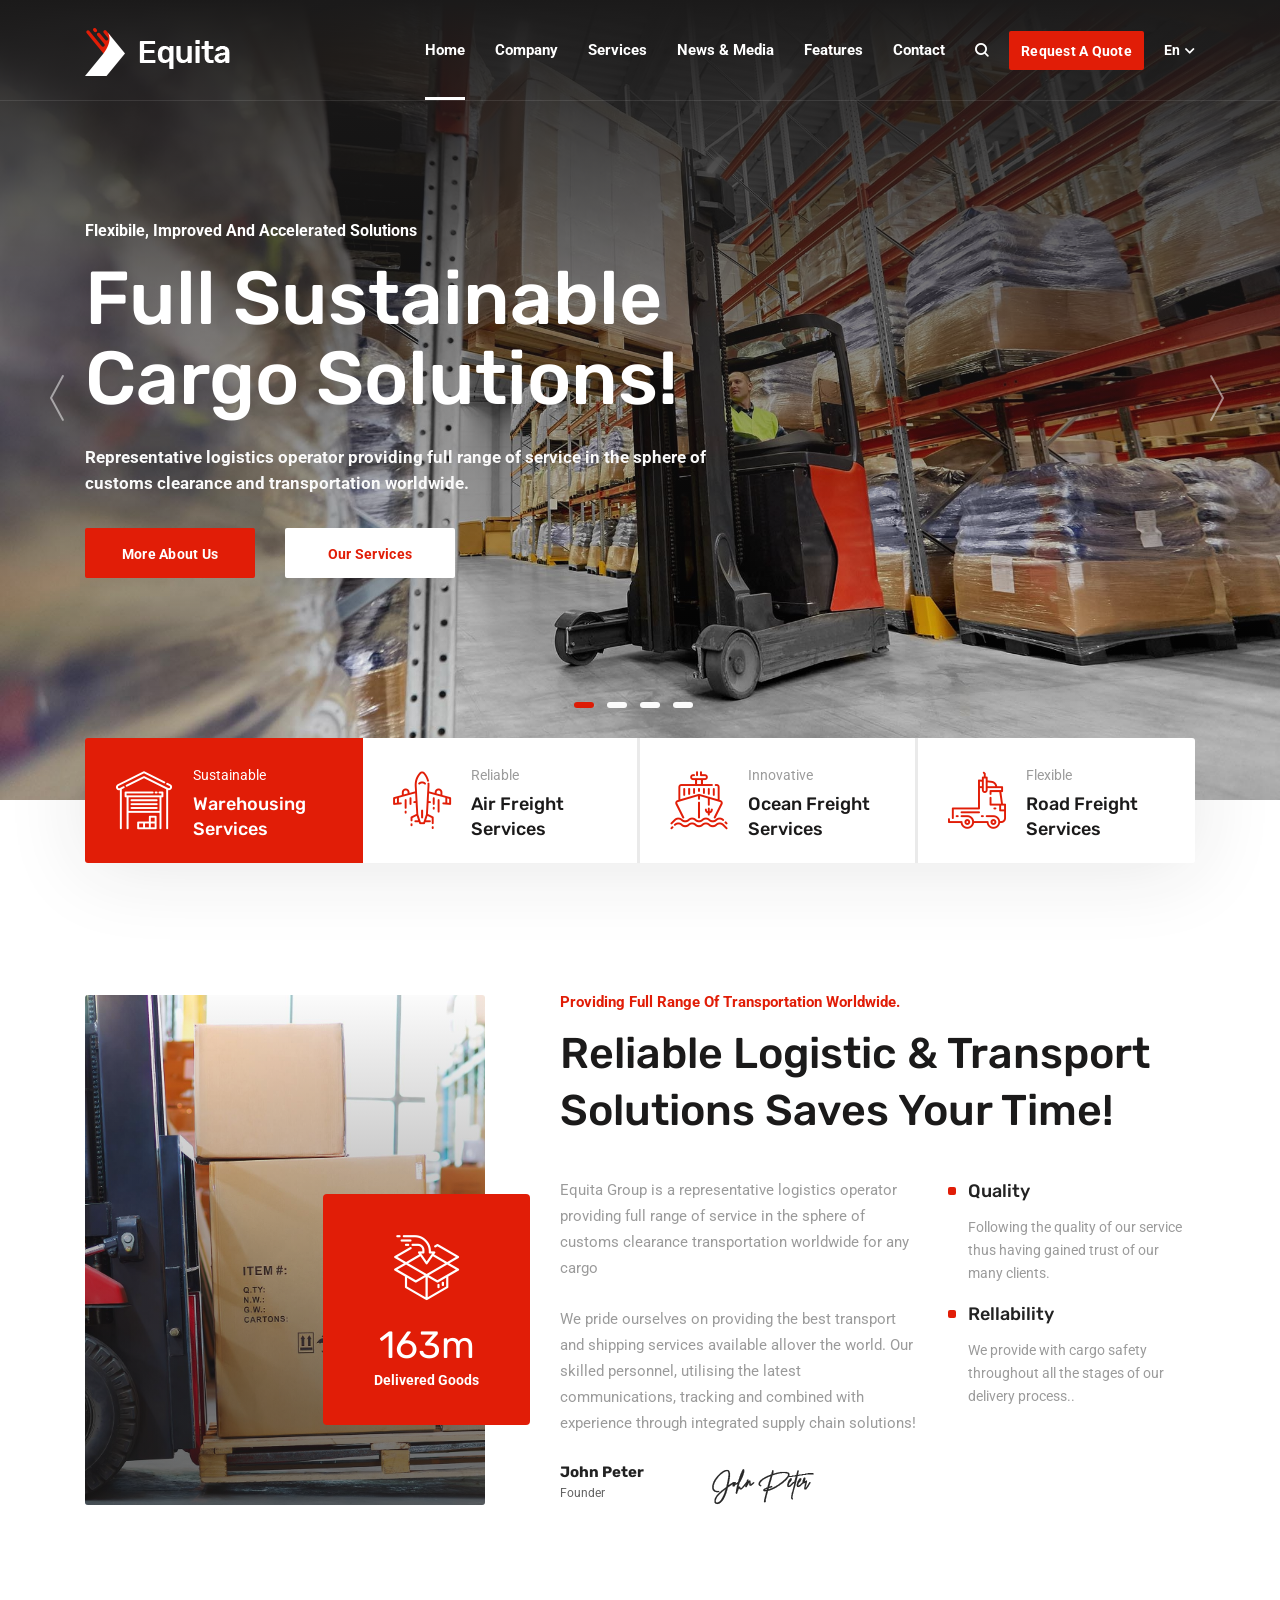
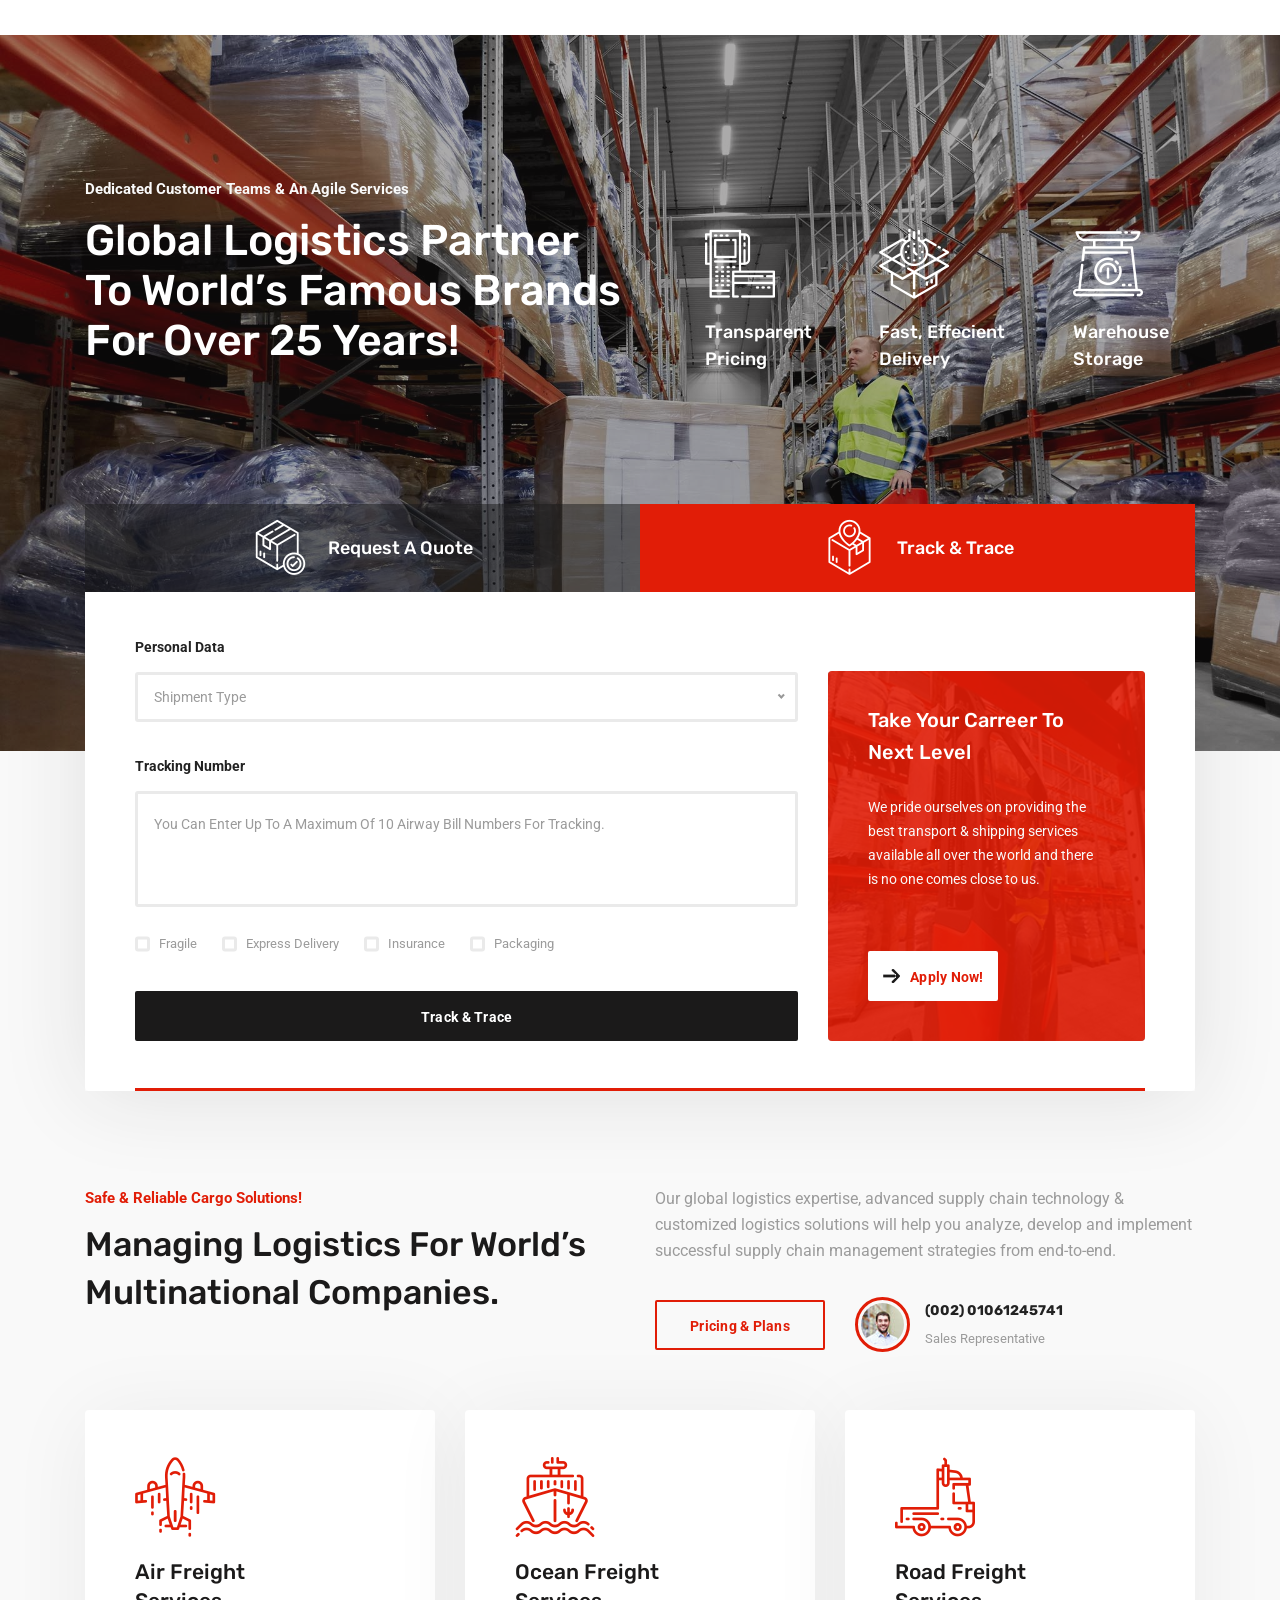
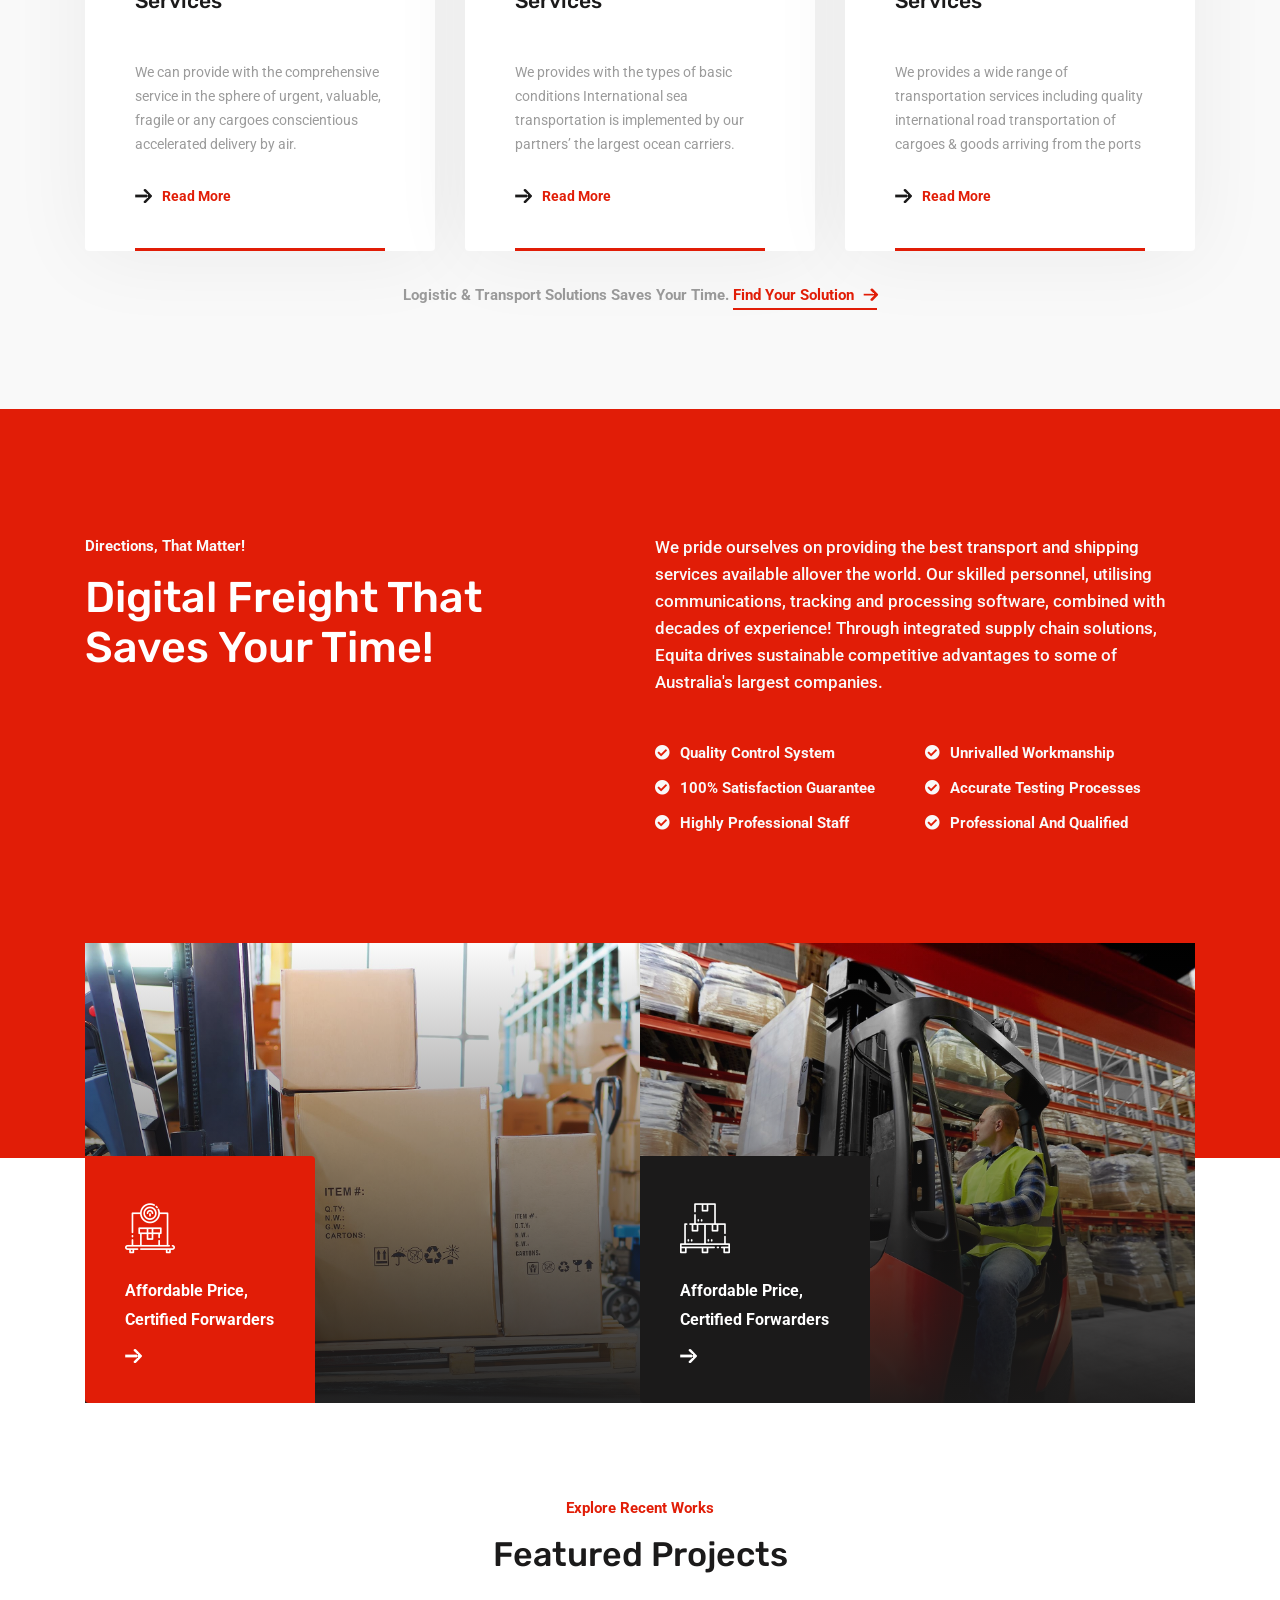
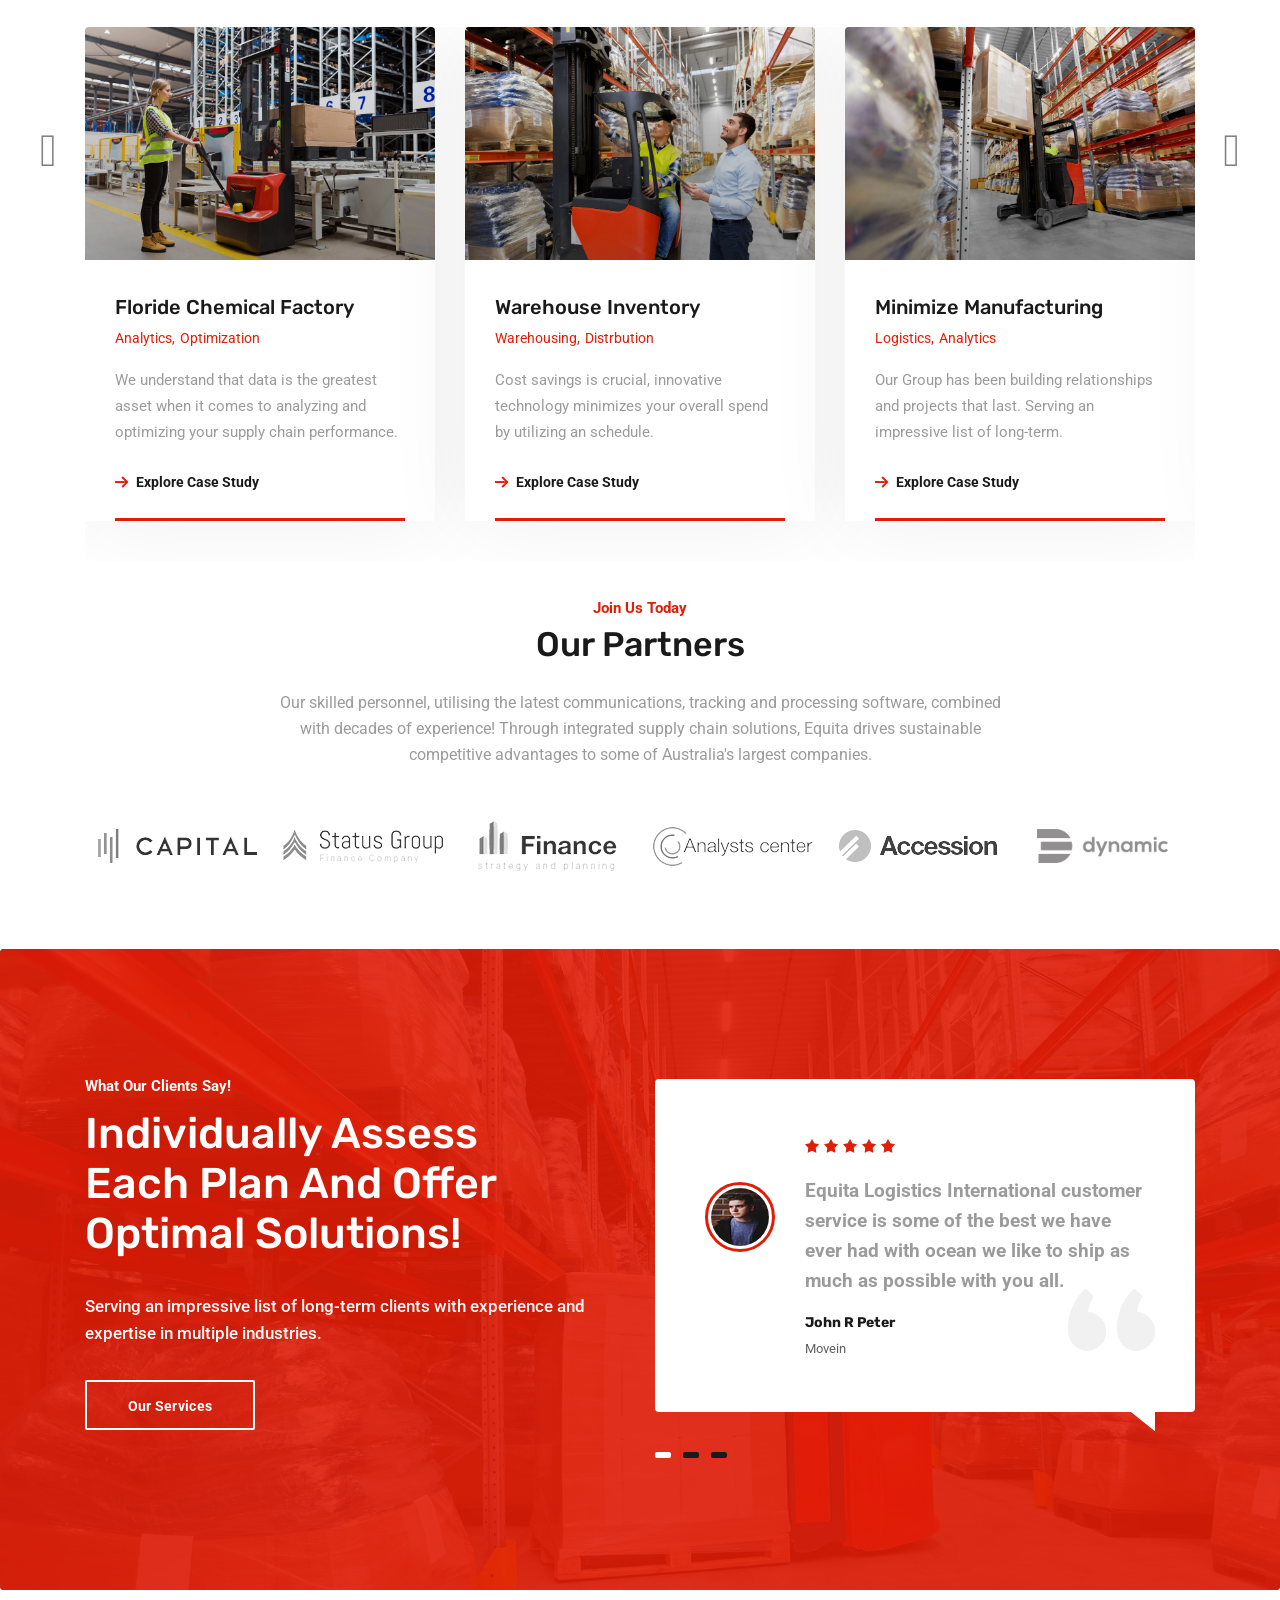
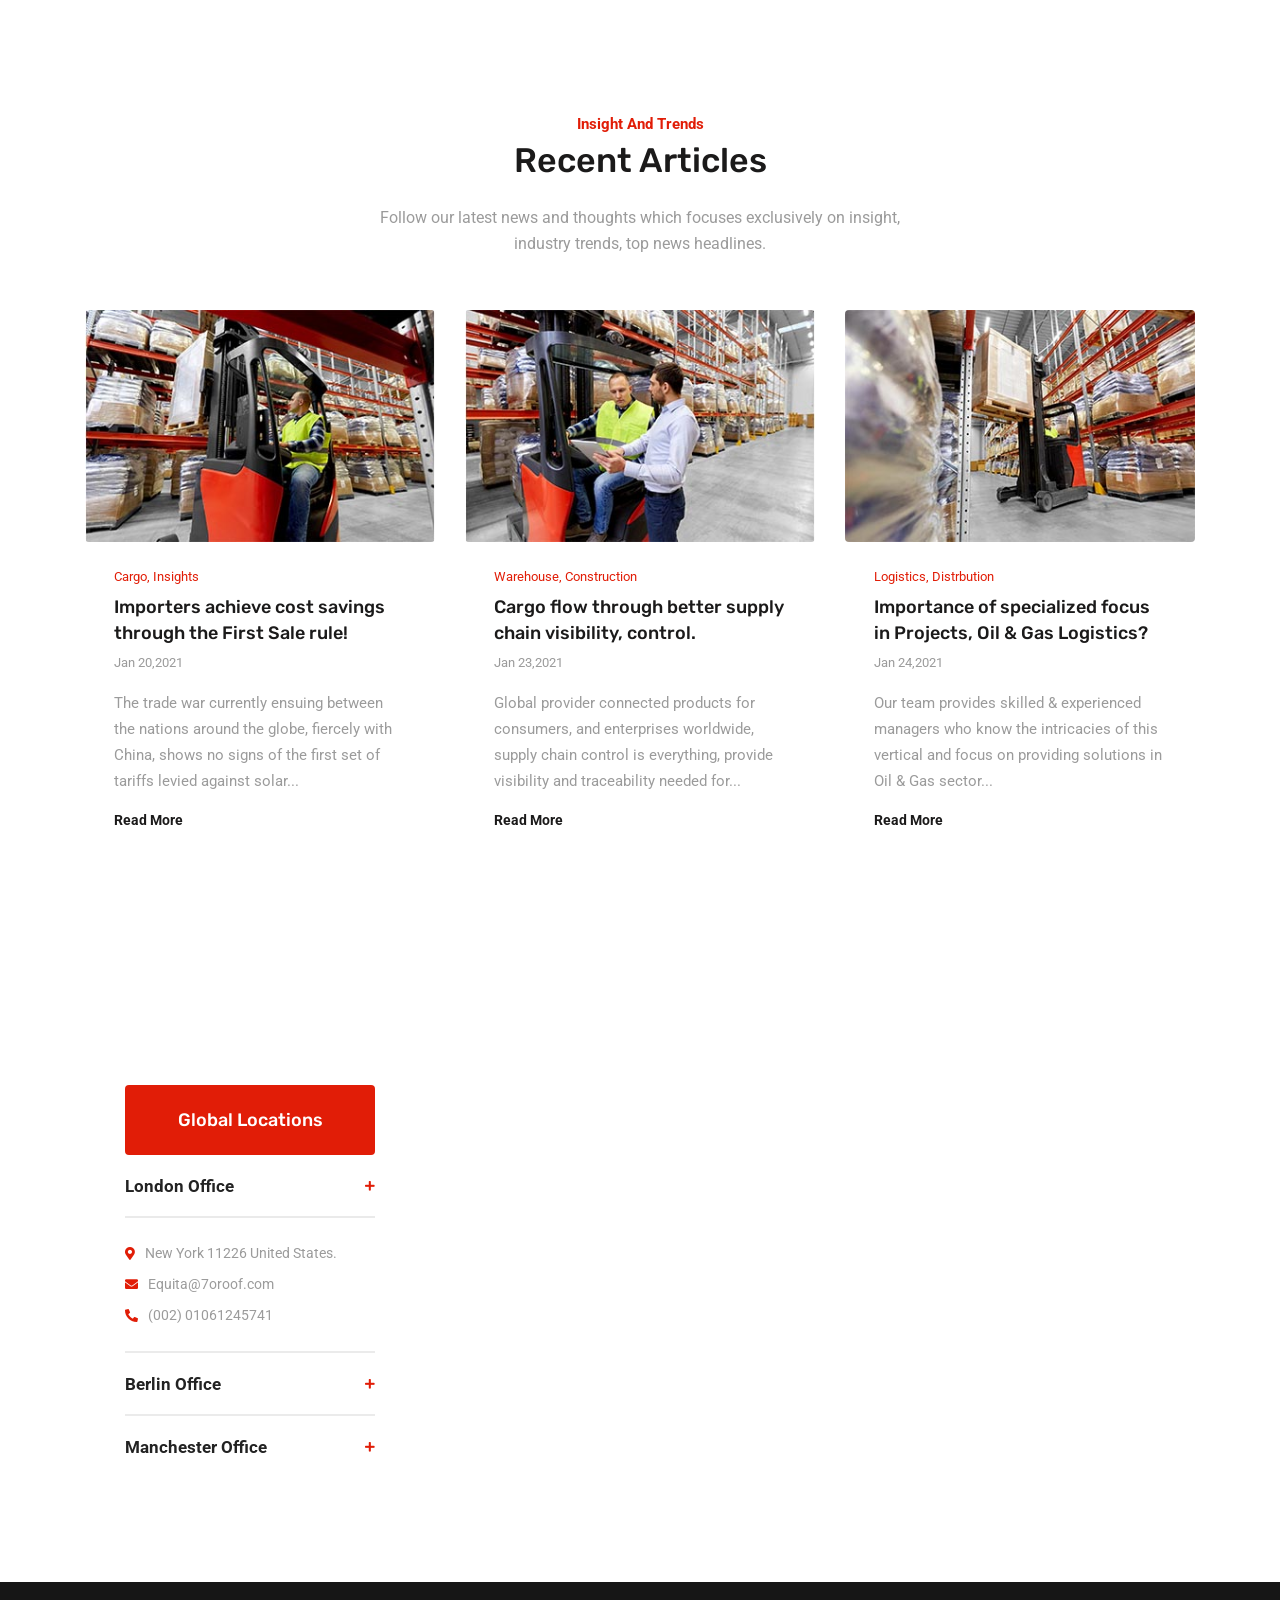
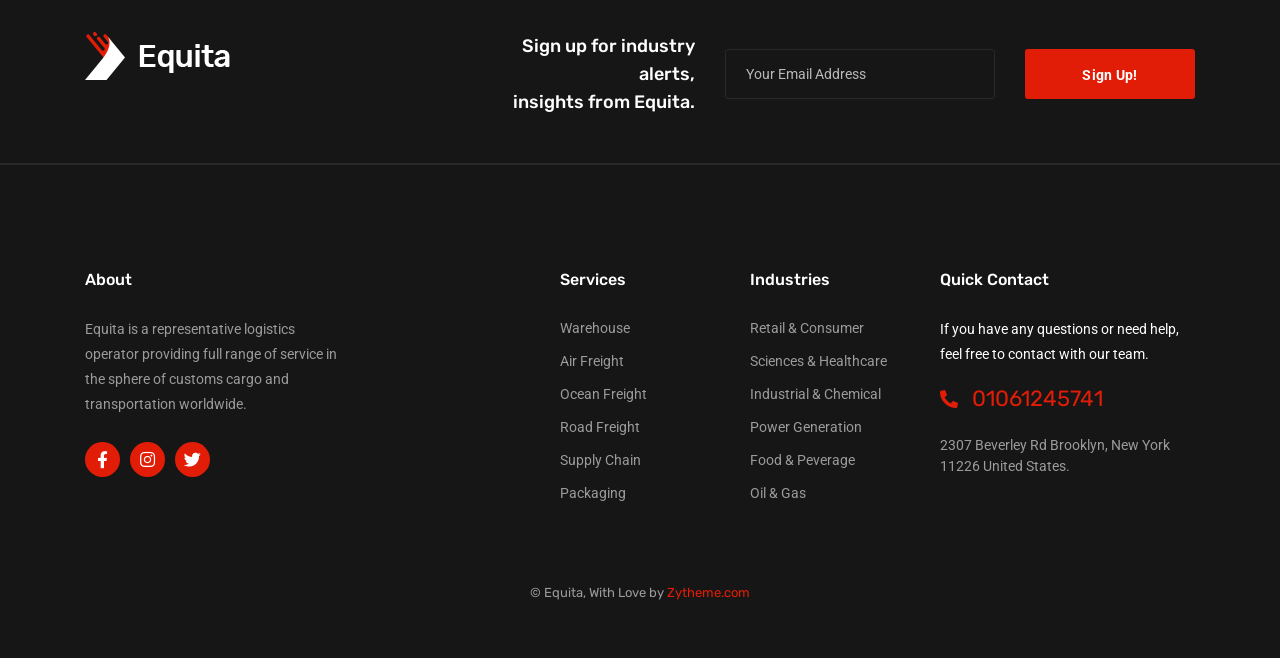
<file: raw/index.html>
<!DOCTYPE html><html dir="ltr" lang="en-US"><head>
    <meta charset="utf-8">
    <meta http-equiv="X-UA-Compatible" content="IE=edge">
    <meta name="author" content="Ayman Fikry">
    <meta name="viewport" content="width=device-width, initial-scale=1, maximum-scale=1">
    <meta name="description" content="Multi-purpose Business html5 template">
    <title>Home Main - Equita Logistics Cargo HTML5 Template</title>
    <link href="images/favicon.png" rel="icon">
    <!--  Fonts ==
    -->
    <link rel="preconnect" href="https://fonts.gstatic.com">
    <link href="https://fonts.googleapis.com/css2?family=Roboto:ital,wght@0,400;0,700;1,400;1,700&amp;family=Rubik:ital,wght@0,400;0,500;0,700;1,400;1,500;1,700&amp;display=swap" rel="stylesheet">
    <!--  Stylesheets==
    -->
    <link href="css/vendor.min.css" rel="stylesheet">
    <link href="css/style.css" rel="stylesheet">
  </head>
  <body>
    <div class="preloader">
      <div class="loader-spinner">
        <div>
          <div></div>
          <div></div>
          <div></div>
          <div></div>
          <div></div>
          <div></div>
          <div></div>
          <div></div>
        </div>
      </div>
    </div>
    <!-- Document Wrapper-->
    <div class="wrapper clearfix" id="wrapperParallax">
      <!-- Start .header-1-->
      <header class="header header-1 header-transparent" id="navbar-spy">
        <nav class="navbar navbar-expand-lg  navbar-bordered navbar-sticky" id="primary-menu">
          <div class="container"><a class="navbar-brand" href="index.html"><img class="logo logo-light" src="images/logo-light.png" alt="Equita Logo"><img class="logo logo-dark" src="images/logo-dark.png" alt="Equita Logo"></a>
            <button class="navbar-toggler collapsed" type="button" data-toggle="collapse" data-target="#navbarContent" aria-controls="navbarContent" aria-expanded="false" aria-label="Toggle navigation"><span class="navbar-toggler-icon"></span></button>
            <!--  Collect the nav links, forms, and other content for toggling  -->
            <div class="collapse navbar-collapse" id="navbarContent">
                            <ul class="navbar-nav ml-auto">
                              <li class="nav-item has-dropdown active"><a class="dropdown-toggle" href="#" data-toggle="dropdown"><span>Home</span></a>
                                              <ul class="dropdown-menu">
                                                <li class="nav-item current"><a href="index.html"><span>Home main</span></a></li>
                                                <li class="nav-item"><a href="home-modern.html"><span>home modern</span></a></li>
                                                <li class="nav-item"><a href="home-classic.html"><span>home classic</span></a></li>
                                              </ul>
                              </li>
                              <li class="nav-item has-dropdown"><a class="dropdown-toggle" href="#" data-toggle="dropdown"><span>company</span></a>
                                              <ul class="dropdown-menu">
                                                <li class="nav-item"><a href="page-about.html"><span>about us</span></a></li>
                                                <li class="nav-item"><a href="page-core.html"><span>core values</span></a></li>
                                                <li class="nav-item"><a href="page-team.html"><span>leadership team</span></a></li>
                                                <li class="nav-item"><a href="page-locations.html"><span>global locations</span></a></li>
                                                <li class="nav-item"><a href="page-gallery.html"><span>our gallery</span></a></li>
                                                <li class="nav-item"><a href="page-awards.html"><span>awards &amp; recognition</span></a></li>
                                                <li class="nav-item"><a href="page-careers.html"><span>careers</span></a></li>
                                              </ul>
                              </li>
                              <li class="nav-item has-dropdown mega-dropdown"><a class="dropdown-toggle" href="#" data-toggle="dropdown"><span>services</span></a>
                                <ul class="dropdown-menu">
                                  <li>
                                    <div class="row">
                                                    <div class="col col-md-6">
                                                      <h5 class="menu-head">transport services</h5>
                                                      <ul>
                                                                      <li class="nav-item"><a href="service-warehouse.html"><span>warehousing</span></a></li>
                                                                      <li class="nav-item"><a href="service-air-freight.html"><span>air freight</span></a></li>
                                                                      <li class="nav-item"><a href="service-ocean-freight.html"><span>ocean freight</span></a></li>
                                                                      <li class="nav-item"><a href="service-road-freight.html"><span>road freight</span></a></li>
                                                                      <li class="nav-item"><a href="service-supply.html"><span>supply chain</span></a></li>
                                                                      <li class="nav-item"><a href="service-packaging.html"><span>packaging</span></a></li>
                                                      </ul>
                                                    </div>
                                                    <div class="col col-md-6">
                                                      <h5 class="menu-head">industry solutions</h5>
                                                      <ul>
                                                                      <li class="nav-item"><a href="industry-retail.html"><span>retail &amp; consumer</span></a></li>
                                                                      <li class="nav-item"><a href="industry-science.html"><span>sciences &amp; healthcare</span></a></li>
                                                                      <li class="nav-item"><a href="industry-chemical.html"><span>industrial &amp; chemical</span></a></li>
                                                                      <li class="nav-item"><a href="industry-power.html"><span>power generation</span></a></li>
                                                                      <li class="nav-item"><a href="industry-food.html"><span>food &amp; beverage</span></a></li>
                                                                      <li class="nav-item"><a href="industry-oil.html"><span>oil &amp; gas</span></a></li>
                                                      </ul>
                                                    </div>
                                    </div>
                                  </li>
                                </ul>
                              </li>
                              <li class="nav-item has-dropdown"><a class="dropdown-toggle" href="#" data-toggle="dropdown"><span>news &amp; media</span></a>
                                              <ul class="dropdown-menu">
                                                <li class="nav-item"><a href="blog-grid-fullwidth.html"><span>our blog</span></a></li>
                                                <li class="nav-item"><a href="blog-single-sidebar.html"><span>single blog post</span></a></li>
                                                <li class="nav-item"><a href="page-our-services.html"><span>our services</span></a></li>
                                                <li class="nav-item"><a href="case-studies-grid.html"><span>case studies grid</span></a></li>
                                                <li class="nav-item"><a href="case-studies-standard.html"><span>case studies standard</span></a></li>
                                                <li class="nav-item"><a href="case-study-single.html"><span>single case study</span></a></li>
                                              </ul>
                              </li>
                              <li class="nav-item has-dropdown"><a class="dropdown-toggle" href="#" data-toggle="dropdown"><span>features</span></a>
                                              <ul class="dropdown-menu">
                                                <li class="nav-item"><a href="request-quote.html"><span>request a quote</span></a></li>
                                                <li class="nav-item"><a href="track-shipment.html"><span>track &amp; trace</span></a></li>
                                                <li class="nav-item"><a href="find-location.html"><span>find a location</span></a></li>
                                                <li class="nav-item"><a href="faqs.html"><span>help &amp; fAQs</span></a></li>
                                              </ul>
                              </li>
                              <li class="nav-item"><a href="contact.html"><span>contact</span></a></li>
                            </ul>
              <div class="module-container">
                <!--  Start Module Search  -->
                <div class="module module-search float-left">
                  <div class="module-icon search-icon"><i class="icon-search"></i><span class="title">search</span></div>
                  <div class="module-content module-fullscreen module-search-box">
                    <div class="pos-vertical-center">
                      <div class="container">
                        <div class="row">
                          <div class="col-sm-12 col-md-12 col-lg-8 offset-lg-2">
                            <form class="form-search">
                              <input class="form-control" type="text" placeholder="type words then enter">
                              <button></button>
                            </form>
                            <!-- End .form-search -->
                          </div>
                          <!-- End .col-lg-8 -->
                        </div>
                        <!--  End .row-->
                      </div>
                      <!--  End .container-->
                    </div><a class="module-cancel" href="javascript:void(0)"><i class="fas fa-times"></i></a>
                  </div>
                </div>
                <!--  End .module-search-->
                <!-- Start .module-contact-->
                <div class="module-contact"><a class="btn btn--primary" href="javascript:void(0)">request a quote</a></div>
                <!-- Start .module-language-->
                <div class="module module-language">
                  <div class="selected"><span>en </span><i class="fas fa-chevron-down"></i></div>
                  <div class="lang-list">
                    <ul> 
                      <li> <a href="javascript:void(0)">english</a></li>
                      <li> <a href="javascript:void(0)">arabic</a></li>
                    </ul>
                  </div>
                </div>
              </div>
              <!-- End .module-container -->
            </div>
            <!--  End .navbar-collapse  -->
          </div>
          <!-- End .container-->
        </nav>
      </header>
      <!--
      ============================
      Slider #1 Section
      ============================
      -->
      <section class="slider slider-1" id="slider-1">
        <div class="container-fluid pr-0 pl-0">
          <div class="carousel owl-carousel custom-carousel carousel-navs carousel-dots" data-slide="1" data-slide-rs="1" data-autoplay="false" data-nav="true" data-dots="true" data-space="0" data-loop="true" data-speed="800" data-slider-id="#custom-carousel">
            <!--  Start .slide-->
            <div class="slide d-flex align-items-center bg-overlay bg-overlay-dark">
              <div class="bg-section"><img src="images/1.jpg" alt="Background"></div>
              <div class="container">
                <div class="row">
                  <div class="col-12 col-lg-7">
                    <div class="slide-content">
                      <p class="slide-subheadline">Flexibile, Improved And accelerated Solutions</p>
                      <h1 class="slide-headline">full sustainable<br>cargo solutions!</h1>
                      <p class="slide-desc">Representative logistics operator providing full range of service in the sphere of customs clearance and transportation worldwide.</p>
                      <div class="slide-buttons"><a class="btn btn--primary" href="javascript:void(0)">more about us</a><a class="btn btn--white" href="javascript:void(0)">our services</a></div>
                    </div>
                    <!-- End .slide-content -->
                  </div>
                </div>
                <!--  End .row-->
              </div>
            </div>
            <!-- End .slide-->
            <!--  Start .slide-->
            <div class="slide d-flex align-items-center bg-overlay bg-overlay-dark">
              <div class="bg-section"><img src="images/2.jpg" alt="Background"></div>
              <div class="container">
                <div class="row">
                  <div class="col-12 col-lg-7">
                    <div class="slide-content">
                      <p class="slide-subheadline">Flexibile, Improved And accelerated Solutions</p>
                      <h2 class="slide-headline">Air Freight That<br>Saves Your Time!</h2>
                      <p class="slide-desc">Representative logistics operator providing full range of service in the sphere of customs clearance and transportation worldwide.</p>
                      <div class="slide-buttons"><a class="btn btn--primary" href="javascript:void(0)">more about us</a><a class="btn btn--white" href="javascript:void(0)">our services</a></div>
                    </div>
                    <!-- End .slide-content -->
                  </div>
                </div>
                <!--  End .row-->
              </div>
            </div>
            <!-- End .slide-->
            <!--  Start .slide-->
            <div class="slide d-flex align-items-center bg-overlay bg-overlay-dark">
              <div class="bg-section"><img src="images/3.jpg" alt="Background"></div>
              <div class="container">
                <div class="row">
                  <div class="col-12 col-lg-7">
                    <div class="slide-content">
                      <p class="slide-subheadline">Flexibile, Improved And accelerated Solutions</p>
                      <h2 class="slide-headline">innovation sea<br>transportation!</h2>
                      <p class="slide-desc">Representative logistics operator providing full range of service in the sphere of customs clearance and transportation worldwide.</p>
                      <div class="slide-buttons"><a class="btn btn--primary" href="javascript:void(0)">more about us</a><a class="btn btn--white" href="javascript:void(0)">our services</a></div>
                    </div>
                    <!-- End .slide-content -->
                  </div>
                </div>
                <!--  End .row-->
              </div>
            </div>
            <!-- End .slide-->
            <!--  Start .slide-->
            <div class="slide d-flex align-items-center bg-overlay bg-overlay-dark">
              <div class="bg-section"><img src="images/4.jpg" alt="Background"></div>
              <div class="container">
                <div class="row">
                  <div class="col-12 col-lg-7">
                    <div class="slide-content">
                      <p class="slide-subheadline">Flexibile, Improved And accelerated Solutions</p>
                      <h2 class="slide-headline">your flexible<br>road directions!</h2>
                      <p class="slide-desc">Representative logistics operator providing full range of service in the sphere of customs clearance and transportation worldwide.</p>
                      <div class="slide-buttons"><a class="btn btn--primary" href="javascript:void(0)">more about us</a><a class="btn btn--white" href="javascript:void(0)">our services</a></div>
                    </div>
                    <!-- End .slide-content -->
                  </div>
                </div>
                <!--  End .row-->
              </div>
            </div>
            <!-- End .slide-->
          </div>
        </div>
        <!--  End .container-fluid-->
      </section>
      <!--
      ============================
      Services Bar Section
      ============================
      -->
      <section class="services-bar" id="servicesBar">
        <div class="container">
          <div class="row no-gutters">
            <div class="col-12 col-md-6 col-lg-3 services-bar-card active"><i class="thumb-icon flaticon-002-warehouse"></i>
              <div class="thumb-body"> 
                <p>sustainable </p>
                <h3> <a href="service-warehouse.html">warehousing services</a></h3>
              </div>
            </div>
            <div class="col-12 col-md-6 col-lg-3 services-bar-card"><i class="thumb-icon flaticon-035-plane"></i>
              <div class="thumb-body"> 
                <p>reliable</p>
                <h3> <a href="service-air-freight.html">air freight services</a></h3>
              </div>
            </div>
            <div class="col-12 col-md-6 col-lg-3 services-bar-card"><i class="thumb-icon flaticon-010-cargo"> </i>
              <div class="thumb-body"> 
                <p>innovative</p>
                <h3> <a href="service-ocean-freight.html">ocean freight services</a></h3>
              </div>
            </div>
            <div class="col-12 col-md-6 col-lg-3 services-bar-card"><i class="thumb-icon flaticon-004-trailer-1"></i>
              <div class="thumb-body"> 
                <p>flexible</p>
                <h3> <a href="service-road-freight.html"> road freight services</a></h3>
              </div>
            </div>
          </div>
          <!-- End .row-->
        </div>
        <!-- End .container-->
      </section>
      <!--
      ============================
      About #1 Section
      ============================
      -->
      <section class="about pt-70" id="about-1">
        <div class="container">
          <div class="row">
            <div class="col-12 col-lg-5">
              <div class="about-img about-img-left">
                <div class="about-img-warp bg-overlay">
                  <div class="bg-section"><img src="images/1_2.jpg" alt="about Image"></div>
                </div>
                <div class="counter">
                  <div class="counter-icon"> <i class="flaticon-018-packaging"></i></div>
                  <div class="counter-num"> <span class="counting">9,612</span>
                    <p>m</p>
                  </div>
                  <div class="counter-name">
                    <h6>delivered goods</h6>
                  </div>
                </div>
              </div>
            </div>
            <div class="col-12 col-lg-7">
              <div class="heading heading-3">
                <p class="heading-subtitle">Providing Full Range Of Transportation Worldwide.</p>
                <h2 class="heading-title">Reliable Logistic &amp; Transport Solutions Saves Your Time!</h2>
              </div>
              <div class="about-block"> 
                <div class="row">
                  <div class="col-12 col-lg-7">
                    <div class="block-left"> 
                      <p>Equita Group is a representative logistics operator providing full range of service in the sphere of customs clearance transportation worldwide for any cargo</p>
                      <p>We pride ourselves on providing the best transport and shipping services available allover the world. Our skilled personnel, utilising the latest communications, tracking and combined with experience through integrated supply chain solutions!</p>
                    </div>
                  </div>
                  <div class="col-12 col-lg-5">
                    <div class="block-right">
                      <div class="detail"> 
                        <h6>quality </h6>
                        <p>Following the quality of our service thus having gained trust of our many clients.</p>
                      </div>
                      <div class="detail"> 
                        <h6>rellability</h6>
                        <p>We provide with cargo safety throughout all the stages of our delivery process..</p>
                      </div>
                    </div>
                  </div>
                </div>
              </div>
              <div class="signature-block">
                <div class="signature-body"> 
                  <h6>john peter</h6>
                  <p>founder</p>
                </div><img src="images/1.png" alt="signature">
              </div>
            </div>
            <!-- End .col-lg-6-->
          </div>
          <!-- End .row-->
        </div>
        <!-- End .container-->
      </section>
      <!--
      ============================
      CTA #1 Section
      ============================
      -->
      <section class="cta bg-overlay bg-overlay-dark2" id="cta-1">
        <div class="bg-section"><img src="images/1_3.jpg" alt="background"></div>
        <div class="container">
          <div class="row">
            <div class="col-12 col-lg-6">
              <div class="heading heading-2 heading-light">
                <p class="heading-subtitle">Dedicated Customer Teams &amp; An Agile Services</p>
                <h2 class="heading-title">Global Logistics Partner To World’s Famous Brands For Over 25 Years!</h2>
              </div>
            </div>
            <!--End .col-lg-6-->
            <div class="col-12 col-lg-6">
              <div class="icon-set">
                <div class="icon-panel"> <i class="icon flaticon-016-payment-terminal"></i><span>transparent pricing</span></div>
                <div class="icon-panel"> <i class="icon flaticon-014-box-3"></i><span>fast, effecient delivery</span></div>
                <div class="icon-panel"> <i class="icon flaticon-001-scale-1"></i><span>warehouse storage</span></div>
              </div>
            </div>
            <!--End .col-lg-6-->
            <div class="col-12"> 
              <div class="contact-panel">
                <div class="contact-types"> <a class="button quote-btn" href="javascript:void(0)" data-form="quoteFormActive"> <i class="flaticon-020-order"> </i><span>request a quote</span></a><a class="button track-btn active" href="javascript:void(0)" data-form="trackFormActive"> <i class="flaticon-009-shipping-1"> </i><span>track &amp; trace</span></a></div>
                <div class="contact-card">
                  <div class="contact-body trackFormActive">
                    <div class="row">
                      <div class="col-12 col-lg-8"> 
                        <form class="contactForm quote-form mb-0" method="post" action="assets/php/contact.php">
                          <h5 class="card-heading">personal data</h5>
                          <div class="row">
                            <div class="col-12 col-md-12 col-lg-4">
                              <input class="form-control" type="text" name="contact-name" placeholder="Name" required="">
                            </div>
                            <div class="col-12 col-md-6 col-lg-4">
                              <input class="form-control" type="text" name="contact-email" placeholder="Email" required="">
                            </div>
                            <div class="col-12 col-md-6 col-lg-4">
                              <input class="form-control" type="text" name="contact-phone" placeholder="Phone" required="">
                            </div>
                          </div>
                          <h5 class="card-heading">shipment data</h5>
                          <div class="row">
                            <div class="col-12 col-lg-4">
                              <div class="select-container">
                                <select class="form-control">
                                  <option value="default">freight type</option>
                                  <option value="AL">freight type 1</option>
                                  <option value="AK">freight type 2</option>
                                </select>
                              </div>
                            </div>
                            <div class="col-12 col-md-6 col-lg-4">
                              <input class="form-control" type="text" name="contact-city" placeholder="city of departure" required="">
                            </div>
                            <div class="col-12 col-md-6 col-lg-4">
                              <input class="form-control" type="text" name="contact-destination" placeholder="delivery city" required="">
                            </div>
                            <div class="col-12 col-lg-4">
                              <div class="select-container">
                                <select class="form-control">
                                  <option value="default">incoterms</option>
                                  <option value="AL">incoterms 1</option>
                                  <option value="AK">incoterms 2</option>
                                </select>
                              </div>
                            </div>
                            <div class="col-12 col-md-2">
                              <input class="form-control" type="text" name="contact-weight" placeholder="weight" required="">
                            </div>
                            <div class="col-12 col-md-2">
                              <input class="form-control" type="text" name="contact-height" placeholder="height" required="">
                            </div>
                            <div class="col-12 col-md-2">
                              <input class="form-control" type="text" name="contact-width" placeholder="width" required="">
                            </div>
                            <div class="col-12 col-md-2">
                              <input class="form-control" type="text" name="contact-length" placeholder="length" required="">
                            </div>
                            <div class="col-12"> 
                              <div class="custom-radio-group">
                                <div class="custom-control custom-radio custom-control-inline">
                                  <input class="custom-control-input" type="radio" id="customRadioInline1" name="customRadioInline1">
                                  <label for="customRadioInline1">fragile</label>
                                </div>
                                <div class="custom-control custom-radio custom-control-inline">
                                  <input class="custom-control-input" type="radio" id="customRadioInline2" name="customRadioInline1">
                                  <label for="customRadioInline2">express delivery</label>
                                </div>
                                <div class="custom-control custom-radio custom-control-inline">
                                  <input class="custom-control-input" type="radio" id="customRadioInline3" name="customRadioInline1">
                                  <label for="customRadioInline3">insurance</label>
                                </div>
                                <div class="custom-control custom-radio custom-control-inline">
                                  <input class="custom-control-input" type="radio" id="customRadioInline4" name="customRadioInline1">
                                  <label for="customRadioInline4">packaging</label>
                                </div>
                              </div>
                            </div>
                            <div class="col-12">
                              <input class="btn btn--secondary btn--block" type="submit" value="Request A Quote">
                            </div>
                            <div class="col-12">
                              <div class="contact-result"></div>
                            </div>
                          </div>
                        </form>
                        <form class="contactForm track-form mb-0" method="post" action="assets/php/contact.php">
                          <h5 class="card-heading">personal data</h5>
                          <div class="row">
                            <div class="col-12"> 
                              <div class="select-container">
                                <select class="form-control">
                                  <option value="default">shipment type</option>
                                  <option value="AL">type 1</option>
                                  <option value="AK">type 2</option>
                                </select>
                              </div>
                            </div>
                          </div>
                          <h5 class="card-heading">tracking number</h5>
                          <div class="row">
                            <div class="col-12"> 
                              <textarea class="form-control" name="contact-tracking-number" cols="30" rows="2" placeholder="You can enter up to a maximum of 10 airway bill numbers for tracking." required=""></textarea>
                            </div>
                            <div class="col-12">
                              <div class="custom-radio-group">
                                <div class="custom-control custom-radio custom-control-inline">
                                  <input class="custom-control-input" type="radio" id="customRadioInline5" name="customRadioInline2">
                                  <label for="customRadioInline5">fragile</label>
                                </div>
                                <div class="custom-control custom-radio custom-control-inline">
                                  <input class="custom-control-input" type="radio" id="customRadioInline6" name="customRadioInline2">
                                  <label for="customRadioInline6">express delivery</label>
                                </div>
                                <div class="custom-control custom-radio custom-control-inline">
                                  <input class="custom-control-input" type="radio" id="customRadioInline7" name="customRadioInline2">
                                  <label for="customRadioInline7">insurance</label>
                                </div>
                                <div class="custom-control custom-radio custom-control-inline">
                                  <input class="custom-control-input" type="radio" id="customRadioInline8" name="customRadioInline2">
                                  <label for="customRadioInline8">packaging</label>
                                </div>
                              </div>
                            </div>
                            <div class="col-12">
                              <input class="btn btn--secondary btn--block" type="submit" value="Track &amp; Trace">
                            </div>
                          </div>
                        </form>
                      </div>
                      <div class="col-12 col-lg-4"> 
                        <div class="apply-card widget widget-reservation"><img src="images/1_1.jpg" alt="Background Image">
                          <div class="widget-content">
                            <h5>take your carreer to next level</h5>
                            <p>We pride ourselves on providing the best transport &amp; shipping services available all over the world and there is no one comes close to us. </p><a class="btn btn--white" href="javascript:void(0)"><i class="icon-arrow-right"></i>apply now!</a>
                          </div>
                        </div>
                      </div>
                    </div>
                  </div>
                  <!-- End .contact-body -->
                </div>
                <!-- End .contact-card  -->
              </div>
            </div>
            <!-- .col-lg-6-->
          </div>
          <!-- End .row-->
        </div>
        <!-- End .container-->
      </section>
      <!--
      ============================
      Features #1 Section
      ============================
      -->
      <section class="features bg-gray" id="features-1">
        <div class="container">
          <div class="heading heading-4">
            <div class="row">
              <div class="col-12 col-lg-6">
                <p class="heading-subtitle">Safe &amp; Reliable Cargo Solutions! </p>
                <h2 class="heading-title">Managing Logistics For World’s Multinational Companies.</h2>
              </div>
              <div class="col-12 col-lg-6">
                <p class="heading-desc">Our global logistics expertise, advanced supply chain technology &amp; customized logistics solutions will help you analyze, develop and implement successful supply chain management strategies from end-to-end.</p>
                <div class="actions-container"><a class="btn btn-transparent" href="javascript:void(0)">pricing &amp; plans </a>
                  <div class="employee-info"> 
                    <div class="employee-img"> <img src="images/5.jpg" alt="image"></div>
                    <div class="employee-body"> 
                      <h6>(002) 01061245741</h6>
                      <p>Sales Representative</p>
                    </div>
                  </div>
                </div>
              </div>
            </div>
            <!-- End .col-lg-6-->
          </div>
          <!-- End .row-->
          <div class="row">
            <div class=" col-sm-6 col-md-6 col-lg-4">
              <div class="feature-panel bg-white">
                <div class="feature-icon"><i class="flaticon-035-plane"></i></div>
                <div class="feature-content"><i class="flaticon-035-plane"></i>
                  <h4>air freight<br>services</h4>
                  <p>We can provide with the comprehensive service in the sphere of urgent, valuable, fragile or any cargoes conscientious accelerated delivery by air.</p><a href="javascript:void(0)"><i class="icon-arrow-right"></i> read more</a>
                </div>
              </div>
              <!-- End .feature-panel-->
            </div>
            <div class=" col-sm-6 col-md-6 col-lg-4">
              <div class="feature-panel bg-white">
                <div class="feature-icon"><i class="flaticon-010-cargo"></i></div>
                <div class="feature-content"><i class="flaticon-010-cargo"></i>
                  <h4>ocean freight<br>services</h4>
                  <p>We provides with the types of basic conditions International sea transportation is implemented by our partners’ the largest ocean carriers.</p><a href="javascript:void(0)"><i class="icon-arrow-right"></i> read more</a>
                </div>
              </div>
              <!-- End .feature-panel-->
            </div>
            <div class=" col-sm-6 col-md-6 col-lg-4">
              <div class="feature-panel bg-white">
                <div class="feature-icon"><i class="flaticon-004-trailer-1"></i></div>
                <div class="feature-content"><i class="flaticon-004-trailer-1"></i>
                  <h4>road freight<br>services</h4>
                  <p>We provides a wide range of transportation services including quality international road transportation of cargoes &amp; goods arriving from the ports</p><a href="javascript:void(0)"><i class="icon-arrow-right"></i> read more</a>
                </div>
              </div>
              <!-- End .feature-panel-->
            </div>
          </div>
          <!-- End .row-->
          <div class="more-features"> 
            <p>Logistic &amp; Transport Solutions Saves Your Time. <a href="javascript:void(0)">Find your solution </a></p>
          </div>
        </div>
        <!-- End .container-->
      </section>
      <!--
      ============================
      CTA #3 Section
      ============================
      -->
      <section class="cta cta-3 bg-theme" id="cta-3">
        <div class="container">
          <div class="row">
            <div class="col-12 col-lg-5">
              <div class="heading heading-2 heading-light">
                <p class="heading-subtitle">Directions, That Matter!</p>
                <h2 class="heading-title">Digital Freight That Saves Your Time!</h2>
              </div>
            </div>
            <!--End .col-lg-5-->
            <div class="col-12 col-lg-6 offset-lg-1">
              <div class="prief-set">
                <p>We pride ourselves on providing the best transport and shipping services available allover the world. Our skilled personnel, utilising communications, tracking and processing software, combined with decades of experience! Through integrated supply chain solutions, Equita drives sustainable competitive advantages to some of Australia's largest companies.</p>
                <ul class="advantages-list">
                  <li><i class="fas fa-check-circle"></i> Quality Control System</li>
                  <li><i class="fas fa-check-circle"></i> Unrivalled workmanship</li>
                  <li><i class="fas fa-check-circle"></i> 100% Satisfaction Guarantee</li>
                  <li><i class="fas fa-check-circle"></i> Accurate Testing Processes</li>
                  <li><i class="fas fa-check-circle"></i> Highly Professional Staff</li>
                  <li><i class="fas fa-check-circle"></i> Professional and Qualified</li>
                </ul>
              </div>
            </div>
            <!--End .col-lg-6-->
          </div>
          <!-- End .row-->
          <div class="action-panels"> 
            <div class="row no-gutters">
              <div class="col-12 col-lg-6"> 
                <div class="action-panel"> 
                  <div class="action-panel-img">
                    <div class="bg-section"><img src="images/2_1.jpg" alt="image"></div>
                  </div>
                  <div class="action-panel-content">
                    <div class="panel-icon"><i class="flaticon-015-scale"></i></div>
                    <div class="panel-heading"> 
                      <h3>Affordable Price, Certified Forwarders</h3>
                    </div><a href="javascript:void(0)"><i class="icon-arrow-right"></i></a>
                  </div>
                </div>
              </div>
              <div class="col-12 col-lg-6"> 
                <div class="action-panel"> 
                  <div class="action-panel-img">
                    <div class="bg-section"><img src="images/3_1.jpg" alt="Image"></div>
                  </div>
                  <div class="action-panel-content inverted">
                    <div class="panel-icon"><i class="flaticon-017-pallet"></i></div>
                    <div class="panel-heading"> 
                      <h3>Affordable Price, Certified Forwarders</h3>
                    </div><a href="javascript:void(0)"><i class="icon-arrow-right"></i></a>
                  </div>
                </div>
              </div>
            </div>
          </div>
          <!-- End .row-->
        </div>
        <!-- End .container-->
      </section>
      <!--
      ============================
      Cases & Clients #1 Section
      ============================
      -->
      <section class="cases-clients bg-parllax" id="cases-clients-1">
        <div class="cases-standard">
          <div class="container">
            <div class="heading text-center">
              <p class="heading-subtitle">Explore Recent Works</p>
              <h2 class="heading-title">featured projects</h2>
            </div>
            <div class="row">
              <div class="col-12">
                <div class="carousel owl-carousel carousel-navs carousel-dots" data-slide="3" data-slide-rs="1" data-autoplay="true" data-nav="true" data-dots="false" data-space="30" data-loop="true" data-speed="3000">
                  <div class="case-item">
                    <div class="case-item-warp">
                      <div class="case-img"><img src="images/1_4.jpg" alt="work Item Image"></div>
                      <!-- End .work-img-->
                      <div class="case-content"> 
                        <div class="case-title">
                          <h4><a href="case-study-single.html">floride chemical factory</a></h4>
                        </div>
                        <div class="case-cat"><a href="javascript:void(0)">analytics</a><a href="javascript:void(0)">optimization</a></div>
                        <div class="case-desc">
                          <p>We understand that data is the greatest asset when it comes to analyzing and optimizing your supply chain performance.</p>
                        </div>
                        <div class="case-more"><a href="case-study-single.html"><i class="icon-arrow-right"></i> explore case study</a></div>
                      </div>
                      <!-- End .work-content-->
                    </div>
                  </div>
                  <div class="case-item">
                    <div class="case-item-warp">
                      <div class="case-img"><img src="images/2_2.jpg" alt="work Item Image"></div>
                      <!-- End .work-img-->
                      <div class="case-content"> 
                        <div class="case-title">
                          <h4><a href="case-study-single.html">warehouse inventory</a></h4>
                        </div>
                        <div class="case-cat"><a href="javascript:void(0)">warehousing</a><a href="javascript:void(0)">distrbution</a></div>
                        <div class="case-desc">
                          <p>Cost savings is crucial, innovative technology minimizes your overall spend by utilizing an schedule.</p>
                        </div>
                        <div class="case-more"><a href="case-study-single.html"><i class="icon-arrow-right"></i> explore case study</a></div>
                      </div>
                      <!-- End .work-content-->
                    </div>
                  </div>
                  <div class="case-item">
                    <div class="case-item-warp">
                      <div class="case-img"><img src="images/3_3.jpg" alt="work Item Image"></div>
                      <!-- End .work-img-->
                      <div class="case-content"> 
                        <div class="case-title">
                          <h4><a href="case-study-single.html">Minimize Manufacturing</a></h4>
                        </div>
                        <div class="case-cat"><a href="javascript:void(0)">logistics</a><a href="javascript:void(0)">analytics</a></div>
                        <div class="case-desc">
                          <p>Our Group has been building relationships and projects that last. Serving an impressive list of long-term.</p>
                        </div>
                        <div class="case-more"><a href="case-study-single.html"><i class="icon-arrow-right"></i> explore case study</a></div>
                      </div>
                      <!-- End .work-content-->
                    </div>
                  </div>
                  <div class="case-item">
                    <div class="case-item-warp">
                      <div class="case-img"><img src="images/1_4.jpg" alt="work Item Image"></div>
                      <!-- End .work-img-->
                      <div class="case-content"> 
                        <div class="case-title">
                          <h4><a href="case-study-single.html">floride chemical factory</a></h4>
                        </div>
                        <div class="case-cat"><a href="javascript:void(0)">analytics</a><a href="javascript:void(0)">optimization</a></div>
                        <div class="case-desc">
                          <p>We understand that data is the greatest asset when it comes to analyzing and optimizing your supply chain performance.</p>
                        </div>
                        <div class="case-more"><a href="case-study-single.html"><i class="icon-arrow-right"></i> explore case study</a></div>
                      </div>
                      <!-- End .work-content-->
                    </div>
                  </div>
                  <div class="case-item">
                    <div class="case-item-warp">
                      <div class="case-img"><img src="images/2_2.jpg" alt="work Item Image"></div>
                      <!-- End .work-img-->
                      <div class="case-content"> 
                        <div class="case-title">
                          <h4><a href="case-study-single.html">warehouse inventory</a></h4>
                        </div>
                        <div class="case-cat"><a href="javascript:void(0)">warehousing</a><a href="javascript:void(0)">distrbution</a></div>
                        <div class="case-desc">
                          <p>Cost savings is crucial, innovative technology minimizes your overall spend by utilizing an schedule.</p>
                        </div>
                        <div class="case-more"><a href="case-study-single.html"><i class="icon-arrow-right"></i> explore case study</a></div>
                      </div>
                      <!-- End .work-content-->
                    </div>
                  </div>
                  <div class="case-item">
                    <div class="case-item-warp">
                      <div class="case-img"><img src="images/3_3.jpg" alt="work Item Image"></div>
                      <!-- End .work-img-->
                      <div class="case-content"> 
                        <div class="case-title">
                          <h4><a href="case-study-single.html">Minimize Manufacturing</a></h4>
                        </div>
                        <div class="case-cat"><a href="javascript:void(0)">logistics</a><a href="javascript:void(0)">analytics</a></div>
                        <div class="case-desc">
                          <p>Our Group has been building relationships and projects that last. Serving an impressive list of long-term.</p>
                        </div>
                        <div class="case-more"><a href="case-study-single.html"><i class="icon-arrow-right"></i> explore case study</a></div>
                      </div>
                      <!-- End .work-content-->
                    </div>
                  </div>
                </div>
              </div>
            </div>
            <!-- End .row-->
          </div>
        </div>
        <div class="clients clients-carousel clients-1 pt-0">
          <div class="container">
            <div class="row"> 
              <div class="col-12 col-lg-8 offset-lg-2">
                <div class="heading heading-5 text-center">
                  <p class="heading-subtitle">join us today</p>
                  <h2 class="heading-title">our partners</h2>
                  <p class="heading-desc">Our skilled personnel, utilising the latest communications, tracking and processing software, combined with decades of experience! Through integrated supply chain solutions, Equita drives sustainable competitive advantages to some of Australia's largest companies.</p>
                </div>
              </div>
            </div>
            <div class="row">
              <div class="col-12">
                <div class="carousel owl-carousel" data-slide="6" data-slide-rs="2" data-autoplay="true" data-nav="false" data-dots="false" data-space="0" data-loop="true" data-speed="3000">
                  <div class="client"><img src="images/1_1.png" alt="client"></div>
                  <div class="client"><img src="images/2.png" alt="client"></div>
                  <div class="client"><img src="images/3.png" alt="client"></div>
                  <div class="client"><img src="images/4.png" alt="client"></div>
                  <div class="client"><img src="images/5.png" alt="client"></div>
                  <div class="client"><img src="images/6.png" alt="client"></div>
                </div>
              </div>
            </div>
            <!-- End .row-->
          </div>
          <!-- End .container-->
        </div>
      </section>
      <!--
      ============================
      Services #3 Section
      ============================
      -->
      <section class="testimonial testimonial-3 bg-overlay bg-overlay-theme">
        <div class="bg-section"> <img src="images/1_6.jpg" alt="background-img"></div>
        <div class="container">
          <div class="row">
            <div class="col-12 col-lg-6">
              <div class="heading heading-light heading-6"> 
                <p class="heading-subtitle">what our clients say!</p>
                <h2 class="heading-title">
                   Individually Assess <br>Each Plan And Offer <br>Optimal Solutions!</h2>
                <p class="heading-desc">Serving an impressive list of long-term clients with experience and expertise in multiple industries.</p><a class="btn btn--transparent btn--inverse" href="javascript:void(0)">our services</a>
              </div>
            </div>
            <div class="col-12 col-lg-6">
              <div class="carousel owl-carousel carousel-dots" data-slide="1" data-slide-rs="1" data-autoplay="false" data-nav="false" data-dots="true" data-space="40" data-loop="true" data-speed="800">
                <div class="testimonial-panel">
                  <div class="testimonial-panel-warp">
                    <div class="testimonial-icon"><i class="icon-Quote-Icon"></i></div>
                    <div class="testimonial-body">
                      <div class="testimonial-img"><img src="images/3_2.jpg" alt="Testimonial Author"></div>
                      <div class="testimonial-content">
                        <div class="testimonial-rating"><i class="icon-Star-1"></i><i class="icon-Star-1"></i><i class="icon-Star-1"></i><i class="icon-Star-1"></i><i class="icon-Star-1"></i></div>
                        <p>Equita Logistics International customer service is some of the best we have ever had with ocean  we like to ship as much as possible with you all.</p>
                        <div class="testimonial-meta">
                          <h4>John R Peter</h4>
                          <p>movein</p>
                        </div>
                      </div>
                    </div>
                  </div>
                </div>
                <div class="testimonial-panel">
                  <div class="testimonial-panel-warp">
                    <div class="testimonial-icon"><i class="icon-Quote-Icon"></i></div>
                    <div class="testimonial-body">
                      <div class="testimonial-img"><img src="images/4_1.jpg" alt="Testimonial Author"></div>
                      <div class="testimonial-content">
                        <div class="testimonial-rating"><i class="icon-Star-1"></i><i class="icon-Star-1"></i><i class="icon-Star-1"></i><i class="icon-Star-1"></i><i class="icon-Star-1"></i></div>
                        <p>Equita Logistics International customer service is some of the best we have ever had with ocean  we like to ship as much as possible with you all.</p>
                        <div class="testimonial-meta">
                          <h4>James Wane</h4>
                          <p>James Wane</p>
                        </div>
                      </div>
                    </div>
                  </div>
                </div>
                <div class="testimonial-panel">
                  <div class="testimonial-panel-warp">
                    <div class="testimonial-icon"><i class="icon-Quote-Icon"></i></div>
                    <div class="testimonial-body">
                      <div class="testimonial-img"><img src="images/3_2.jpg" alt="Testimonial Author"></div>
                      <div class="testimonial-content">
                        <div class="testimonial-rating"><i class="icon-Star-1"></i><i class="icon-Star-1"></i><i class="icon-Star-1"></i><i class="icon-Star-1"></i><i class="icon-Star-1"></i></div>
                        <p>Equita Logistics International customer service is some of the best we have ever had with ocean we like to ship as much as possible with you all.</p>
                        <div class="testimonial-meta">
                          <h4>Marko Smith</h4>
                          <p>Aify Agency</p>
                        </div>
                      </div>
                    </div>
                  </div>
                </div>
              </div>
            </div>
          </div>
          <!-- End .row-->
        </div>
        <!-- End .container-->
      </section>
      <!--
      ============================
      Blog #1 Section
      ============================
      -->
      <section class="blog blog-grid" id="blog-1">
        <div class="container">
          <div class="row"> 
            <div class="col-12 col-lg-6 offset-lg-3">
              <div class="heading heading-7 text-center">
                <p class="heading-subtitle">insight and trends</p>
                <h2 class="heading-title">recent articles</h2>
                <p class="heading-desc">Follow our latest news and thoughts which focuses exclusively on  insight, industry trends, top news headlines.</p>
              </div>
            </div>
          </div>
          <!-- End .row-->
          <div class="row">
            <div class=" col-12 col-md-6 col-lg-4">
              <div class="blog-entry">
                <div class="entry-img"><a href="blog-single.html"><img src="images/1_5.jpg" alt="Importers achieve cost savings through the First Sale rule!"></a></div>
                <!-- End .entry-img-->
                <!-- End .entry-date-->
                <div class="entry-content">
                  <div class="entry-category"><a href="javascript:void(0)">cargo</a><a href="javascript:void(0)">insights</a>
                  </div>
                  <div class="entry-title">
                    <h4><a href="blog-single.html">Importers achieve cost savings through the First Sale rule!</a></h4>
                  </div>
                  <div class="entry-date"><span class="month">jan 20</span><span class="date">2021</span></div>
                  <div class="entry-bio">
                    <p>The trade war currently ensuing between the nations around the globe, fiercely with China, shows no signs of the first set of tariffs levied against solar...</p>
                  </div>
                  <div class="entry-more"> <a href="javascript:void(0)">Read more</a></div>
                </div>
              </div>
              <!-- End .entry-content-->
            </div>
            <div class=" col-12 col-md-6 col-lg-4">
              <div class="blog-entry">
                <div class="entry-img"><a href="blog-single.html"><img src="images/2_3.jpg" alt="Cargo flow through better supply chain visibility, control."></a></div>
                <!-- End .entry-img-->
                <!-- End .entry-date-->
                <div class="entry-content">
                  <div class="entry-category"><a href="javascript:void(0)">warehouse</a><a href="javascript:void(0)">construction</a>
                  </div>
                  <div class="entry-title">
                    <h4><a href="blog-single.html">Cargo flow through better supply chain visibility, control.</a></h4>
                  </div>
                  <div class="entry-date"><span class="month">jan 23</span><span class="date">2021</span></div>
                  <div class="entry-bio">
                    <p>Global provider connected products for consumers, and enterprises worldwide, supply chain control is everything, provide visibility and traceability needed for...</p>
                  </div>
                  <div class="entry-more"> <a href="javascript:void(0)">Read more</a></div>
                </div>
              </div>
              <!-- End .entry-content-->
            </div>
            <div class=" col-12 col-md-6 col-lg-4">
              <div class="blog-entry">
                <div class="entry-img"><a href="blog-single.html"><img src="images/3_4.jpg" alt="Importance of specialized focus in Projects, Oil &amp; Gas Logistics?"></a></div>
                <!-- End .entry-img-->
                <!-- End .entry-date-->
                <div class="entry-content">
                  <div class="entry-category"><a href="javascript:void(0)">logistics</a><a href="javascript:void(0)">distrbution</a>
                  </div>
                  <div class="entry-title">
                    <h4><a href="blog-single.html">Importance of specialized focus in Projects, Oil &amp; Gas Logistics?</a></h4>
                  </div>
                  <div class="entry-date"><span class="month">jan 24</span><span class="date">2021</span></div>
                  <div class="entry-bio">
                    <p>Our team provides  skilled &amp; experienced managers who know the intricacies of this vertical and focus on providing  solutions in Oil &amp; Gas sector...</p>
                  </div>
                  <div class="entry-more"> <a href="javascript:void(0)">Read more</a></div>
                </div>
              </div>
              <!-- End .entry-content-->
            </div>
          </div>
          <!-- End .row-->
        </div>
        <!-- End .container-->
      </section>
      <!--
      ============================
      Google Maps Section
      ============================
      -->
      <section class="map map-3" id="map-1">
        <iframe class="map-gray map-gray" src="https://maps.google.com/maps?q=Pioneer%20Works&amp;t=m&amp;z=13&amp;output=embed&amp;iwloc=near" width="600" height="450" style="border:0"> </iframe>
        <div class="container"> 
          <div class="row"> 
            <div class="col-12 col-lg-4">
              <div class="accordion accordion-4" id="accordion01">
                <h4 class="panel">global locations</h4>
                <div class="card">
                  <div class="card-heading"><a class="card-link collapsed" data-toggle="collapse" data-parent="#accordion01" href="#collapse01-1">london office</a></div>
                  <div class="collapse show" id="collapse01-1" data-parent="#accordion01">
                    <div class="card-body">
                      <ul class="list-unstyled info">
                        <li><span class="fas fa-map-marker-alt"></span><a href="javascript:void(0)">New York 11226 United States.</a></li>
                        <li><span class="fas fa-envelope"></span><a href="mailto::Equita@7oroof.com">Equita@7oroof.com</a></li>
                        <li><span class="fas fa-phone-alt"></span><a href="tel:01061245741">(002) 01061245741</a></li>
                      </ul>
                    </div>
                  </div>
                </div>
                <div class="card">
                  <div class="card-heading"><a class="card-link collapsed" data-toggle="collapse" data-parent="#accordion01" href="#collapse01-2">berlin office</a></div>
                  <div class="collapse" id="collapse01-2" data-parent="#accordion01">
                    <div class="card-body">
                      <ul class="list-unstyled info">
                        <li><span class="fas fa-map-marker-alt"></span><a href="javascript:void(0)">New York 11226 United States.</a></li>
                        <li><span class="fas fa-envelope"></span><a href="mailto::Equita@7oroof.com">Equita@7oroof.com</a></li>
                        <li><span class="fas fa-phone-alt"></span><a href="tel:01061245741">(002) 01061245741</a></li>
                      </ul>
                    </div>
                  </div>
                </div>
                <div class="card">
                  <div class="card-heading"><a class="card-link collapsed" data-toggle="collapse" data-parent="#accordion01" href="#collapse01-3">manchester office</a></div>
                  <div class="collapse" id="collapse01-3" data-parent="#accordion01">
                    <div class="card-body">
                      <ul class="list-unstyled info">
                        <li><span class="fas fa-map-marker-alt"></span><a href="javascript:void(0)">New York 11226 United States.</a></li>
                        <li><span class="fas fa-envelope"></span><a href="mailto::Equita@7oroof.com">Equita@7oroof.com</a></li>
                        <li><span class="fas fa-phone-alt"></span><a href="tel:01061245741">(002) 01061245741</a></li>
                      </ul>
                    </div>
                  </div>
                </div>
              </div>
            </div>
          </div>
          <!-- End .row-->
        </div>
        <!-- End .container-->
      </section>
      <!--
      ============================
      Footer #1
      ============================
      -->
      <footer class="footer footer-1">
        <div class="footer-top"> 
          <div class="container"> 
            <div class="row"> 
              <div class="col-12 col-lg-3 col-xl-4">
                <div class="footer-logo"><img class="footer-logo" src="images/logo-light.png" alt="logo"></div>
              </div>
              <div class="col-12 col-lg-9 col-xl-8">
                <div class="widget-newsletter">
                  <div class="widget-content">
                    <p>Sign up for industry alerts,<br>insights from Equita.</p>
                    <form class="form-newsletter mailchimp">
                      <input class="form-control" type="email" name="email" placeholder="Your Email Address">
                      <input class="btn btn--primary" type="submit" value="sign up!">
                      <div class="subscribe-alert"></div>
                    </form>
                  </div>
                </div>
              </div>
            </div>
          </div>
        </div>
        <div class="footer-center">
          <div class="container">
            <div class="row">
              <div class="col-sm-6 col-md-6 col-lg-3 footer-widget widget-about">
                <div class="footer-widget-title">
                  <h5>about</h5>
                </div>
                <div class="widget-content">
                  <p>Equita is a representative logistics operator providing full range of service in the sphere of customs cargo and transportation worldwide.</p>
                  <!-- Start .module-social-->
                  <div class="module module-social"><a class="share-facebook" href="javascript:void(0)"><i class="fab fa-facebook-f"> </i></a><a class="share-instagram" href="javascript:void(0)"><i class="fab fa-instagram"></i></a><a class="share-twitter" href="javascript:void(0)"><i class="fab fa-twitter"></i></a></div>
                  <!-- End .module-social-->
                </div>
              </div>
              <!--  End .col-lg-4 -->
              <div class="col-sm-6 col-md-6 col-lg-2 offset-lg-2 footer-widget widget-links">
                <div class="footer-widget-title">
                  <h5>services</h5>
                </div>
                <div class="widget-content">
                  <ul>
                    <li><a href="javascript:void(0)">warehouse</a></li>
                    <li><a href="javascript:void(0)">air freight</a></li>
                    <li><a href="javascript:void(0)">ocean freight</a></li>
                    <li><a href="javascript:void(0)">road freight</a></li>
                    <li><a href="javascript:void(0)">supply chain</a></li>
                    <li><a href="javascript:void(0)">packaging</a></li>
                  </ul>
                </div>
              </div>
              <!--  End .col-lg-2-->
              <div class="col-sm-6 col-md-6 col-lg-2 footer-widget widget-links">
                <div class="footer-widget-title">
                  <h5>industries</h5>
                </div>
                <div class="widget-content">
                  <ul>
                    <li><a href="javascript:void(0)">retail &amp; consumer</a></li>
                    <li><a href="javascript:void(0)">sciences &amp; healthcare</a></li>
                    <li><a href="javascript:void(0)">industrial &amp; chemical</a></li>
                    <li><a href="javascript:void(0)">power generation</a></li>
                    <li><a href="javascript:void(0)">food &amp; peverage</a></li>
                    <li><a href="javascript:void(0)">oil &amp; gas</a></li>
                  </ul>
                </div>
              </div>
              <!--  End .col-lg-2-->
              <div class="col-sm-6 col-md-6 col-lg-3 footer-widget widget-contact">
                <div class="footer-widget-title">
                  <h5>quick contact</h5>
                </div>
                <div class="widget-content">
                  <p>If you have any questions or need help, feel free to contact with our team.</p>
                  <ul> 
                    <li class="phone"><a href="tel:+01061245741"><i class="fas fa-phone-alt"></i> 01061245741</a></li>
                    <li class="address"><a href="javascript:void(0)">2307 Beverley Rd Brooklyn, New York 11226 United States.</a></li>
                  </ul>
                </div>
              </div>
              <!--  End .col-lg-2-->
            </div>
            <div class="clearfix"></div>
          </div>
          <!--  End .container-->
        </div>
        <!--  End .footer-center-->
        <div class="footer-bottom">
          <div class="row">
            <div class="col-md-12 col-md-12 text--center footer-copyright">
              <div class="copyright"><span>© Equita, With Love by</span><a href="https://1.envato.market/kP9BV"> Zytheme.com</a></div>
            </div>
          </div>
          <!--  End .row-->
        </div>
        <!--  End .footer-bottom-->
      </footer>
      <div class="backtop" id="back-to-top"><i class="fas fa-chevron-up"></i></div>
    </div>
    <!--  Footer Scripts==
    -->
    <script src="js/jquery-3.4.1.min.js"></script>
    <script src="js/vendor.min.js"></script>
    <script src="js/functions.js"></script>
  
</body></html>
</file>
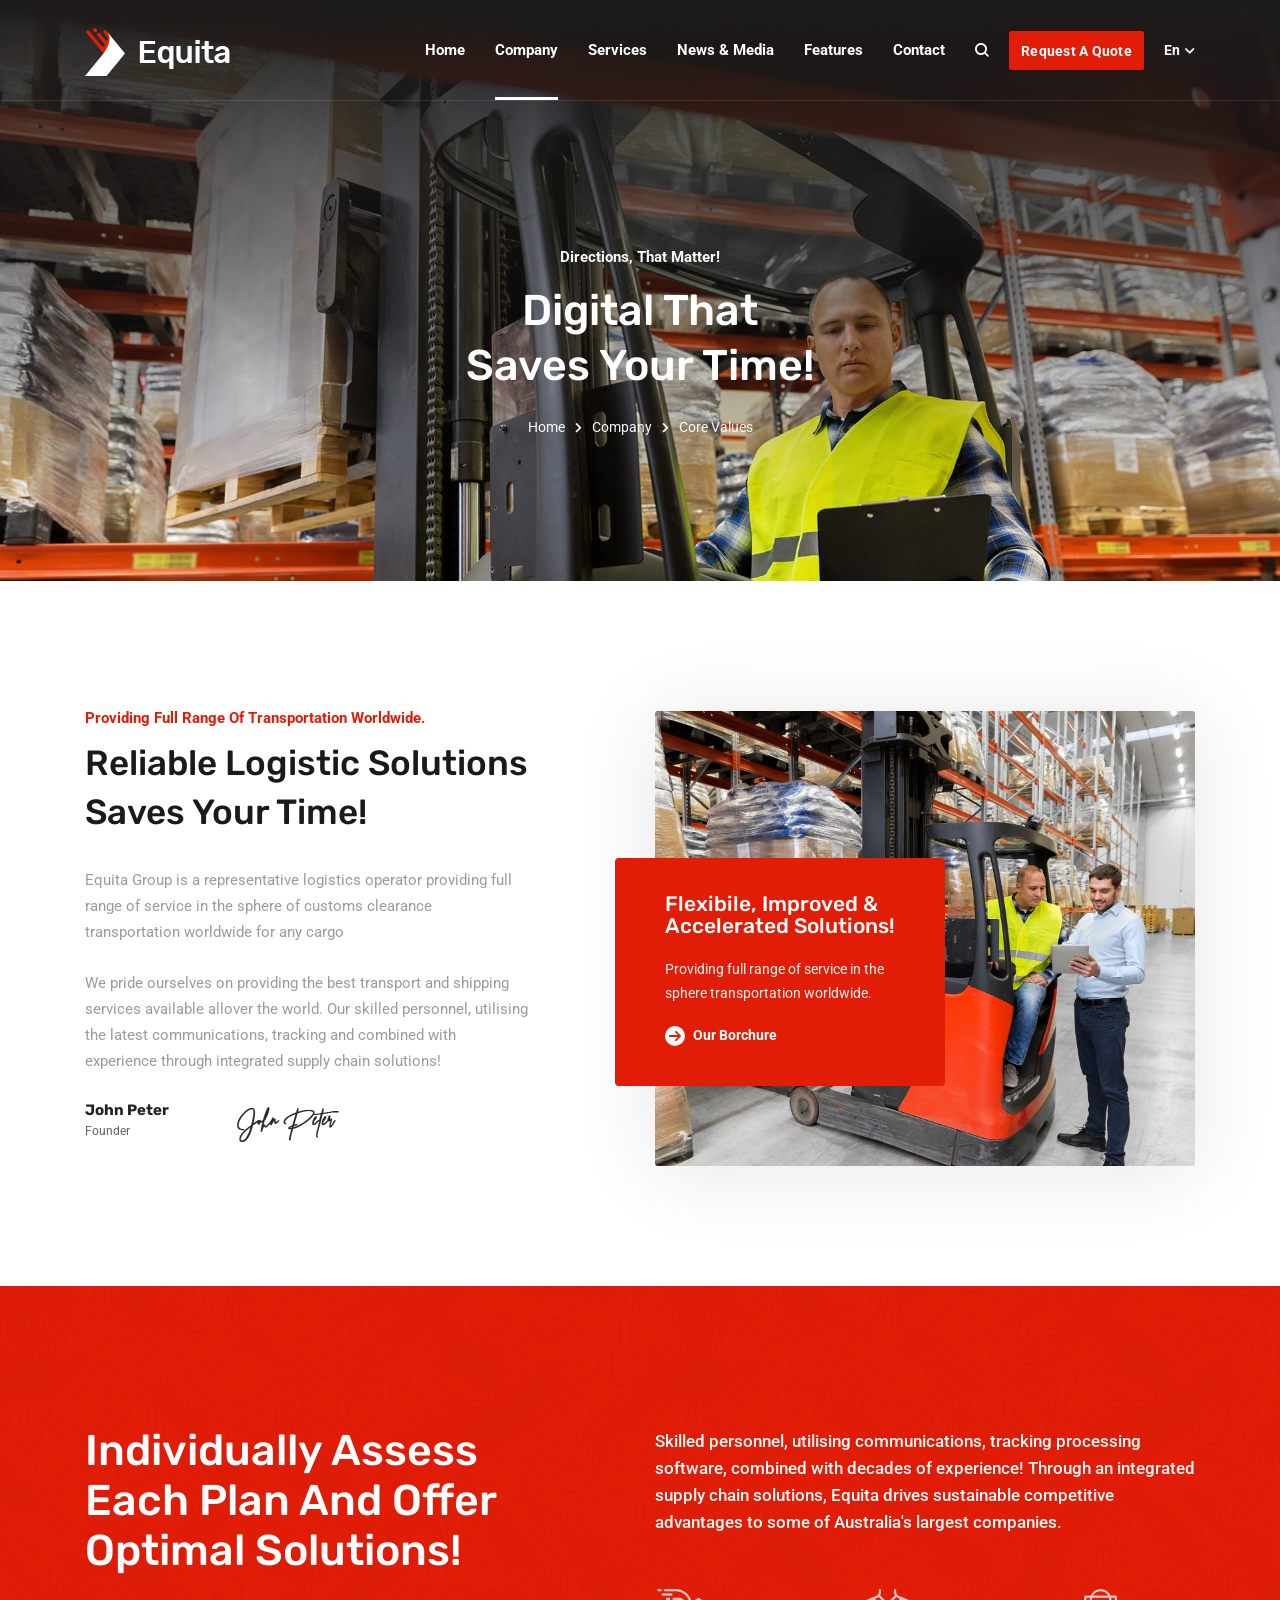
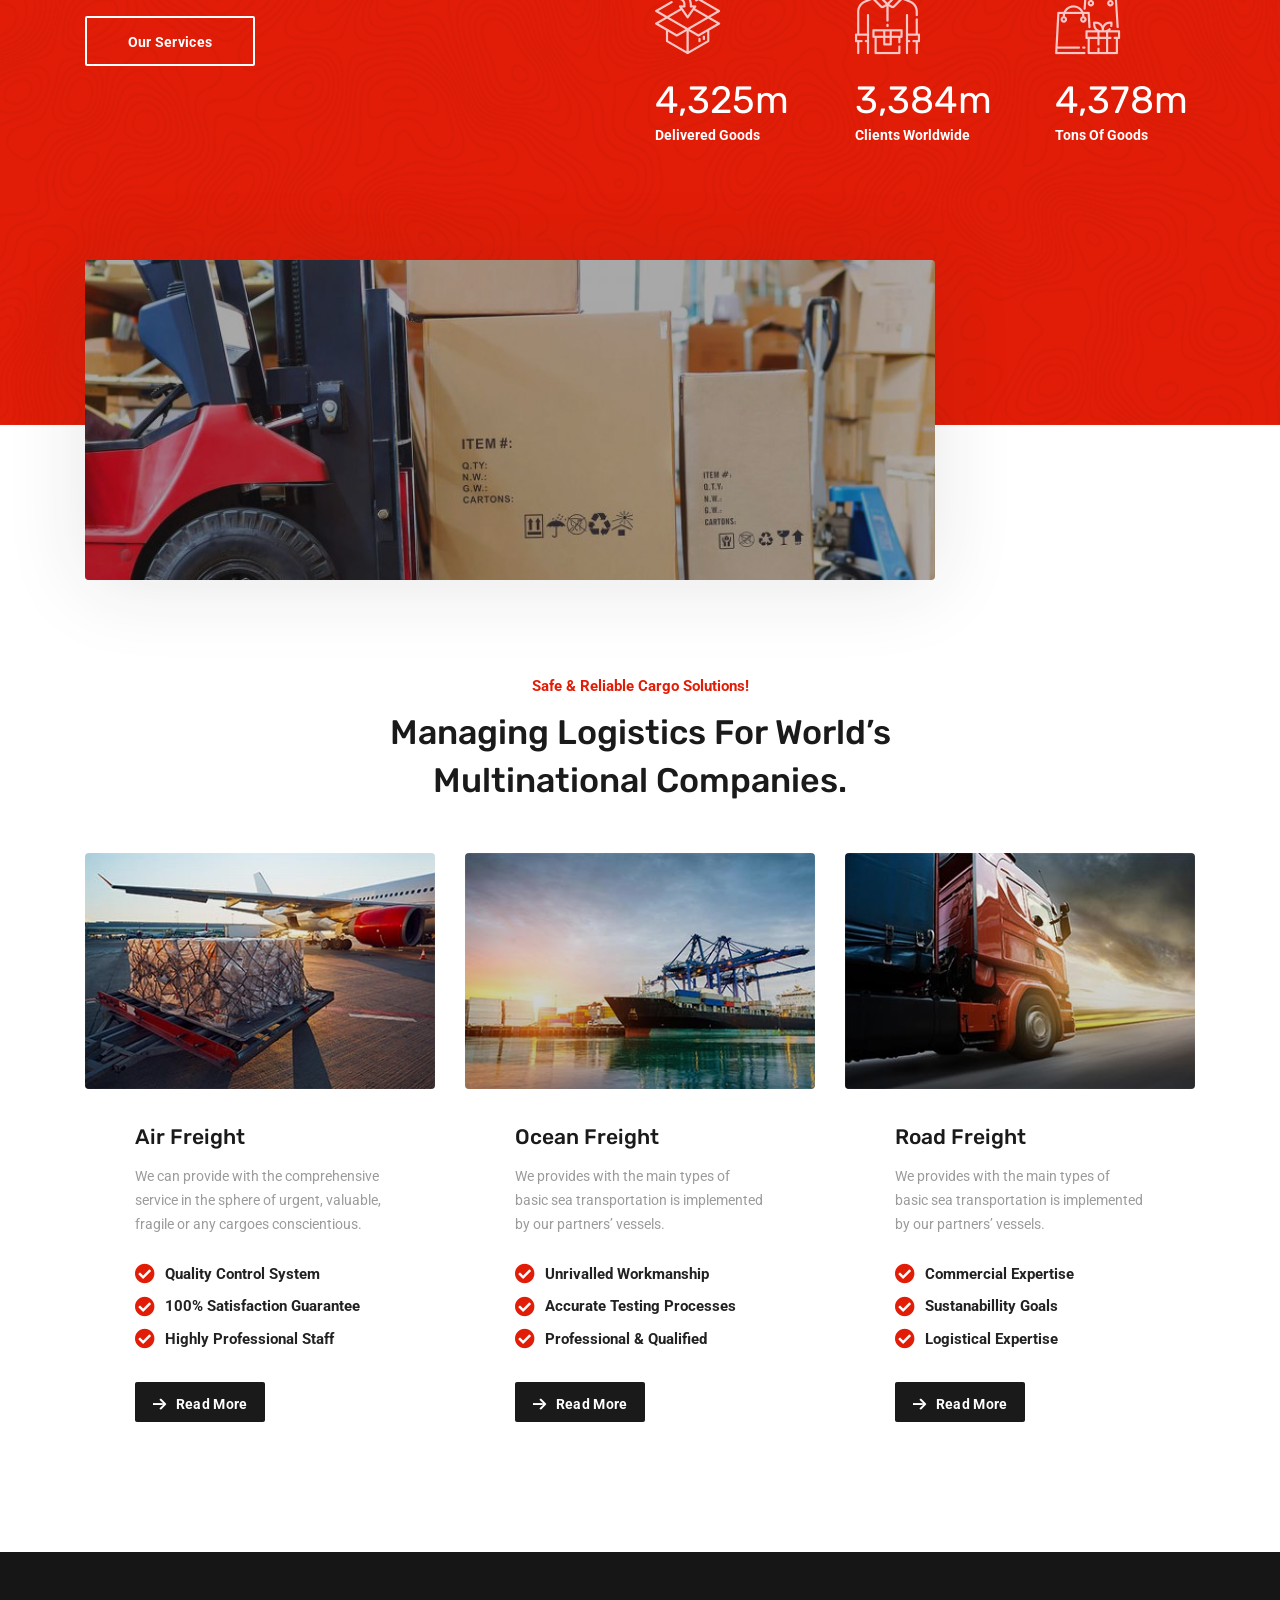
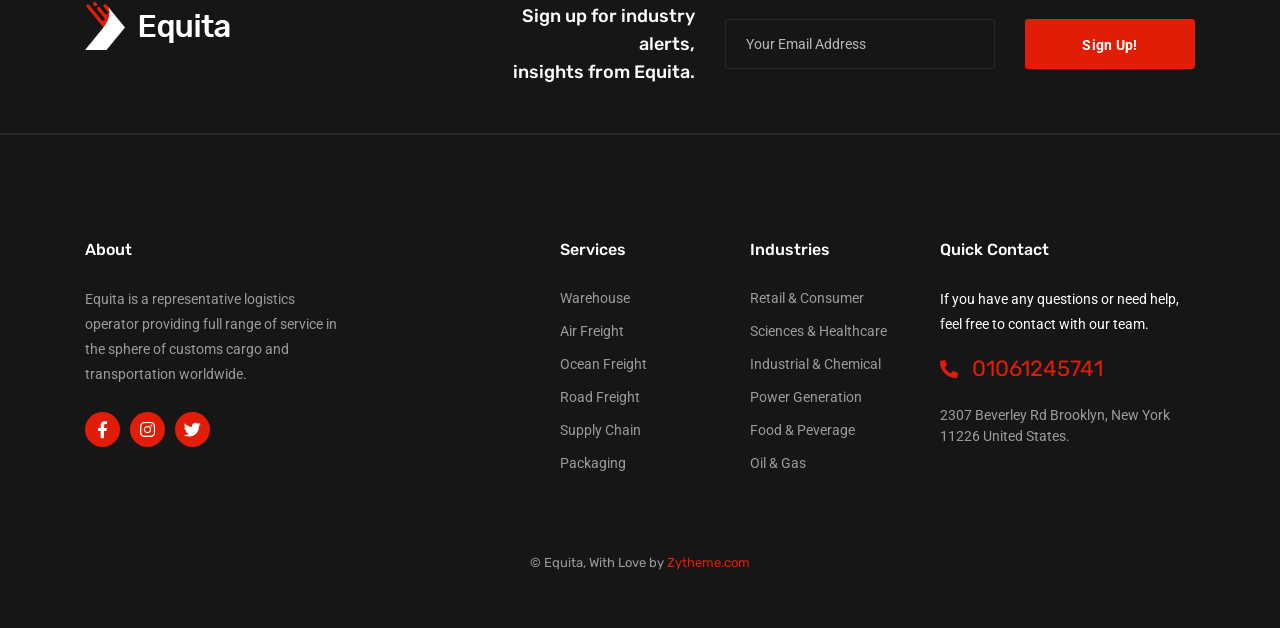
<file: raw/about/index.html>
<!DOCTYPE html><html dir="ltr" lang="en-US"><head>
    <meta charset="utf-8">
    <meta http-equiv="X-UA-Compatible" content="IE=edge">
    <meta name="author" content="Ayman Fikry">
    <meta name="viewport" content="width=device-width, initial-scale=1, maximum-scale=1">
    <meta name="description" content="Multi-purpose Business html5 template">
    <title>Core Values - Equita Logistics Cargo HTML5 Template</title>
    <link href="images/favicon.png" rel="icon">
    <!--  Fonts ==
    -->
    <link rel="preconnect" href="https://fonts.gstatic.com">
    <link href="https://fonts.googleapis.com/css2?family=Roboto:ital,wght@0,400;0,700;1,400;1,700&amp;family=Rubik:ital,wght@0,400;0,500;0,700;1,400;1,500;1,700&amp;display=swap" rel="stylesheet">
    <!--  Stylesheets==
    -->
    <link href="css/vendor.min.css" rel="stylesheet">
    <link href="css/style.css" rel="stylesheet">
  </head>
  <body>
    <div class="preloader">
      <div class="loader-spinner">
        <div>
          <div></div>
          <div></div>
          <div></div>
          <div></div>
          <div></div>
          <div></div>
          <div></div>
          <div></div>
        </div>
      </div>
    </div>
    <!-- Document Wrapper-->
    <div class="wrapper clearfix" id="wrapperParallax">
      <!-- Start .header-1-->
      <header class="header header-1 header-transparent" id="navbar-spy">
        <nav class="navbar navbar-expand-lg  navbar-bordered navbar-sticky" id="primary-menu">
          <div class="container"><a class="navbar-brand" href="index.html"><img class="logo logo-light" src="images/logo-light.png" alt="Equita Logo"><img class="logo logo-dark" src="images/logo-dark.png" alt="Equita Logo"></a>
            <button class="navbar-toggler collapsed" type="button" data-toggle="collapse" data-target="#navbarContent" aria-controls="navbarContent" aria-expanded="false" aria-label="Toggle navigation"><span class="navbar-toggler-icon"></span></button>
            <!--  Collect the nav links, forms, and other content for toggling  -->
            <div class="collapse navbar-collapse" id="navbarContent">
                            <ul class="navbar-nav ml-auto">
                              <li class="nav-item has-dropdown"><a class="dropdown-toggle" href="#" data-toggle="dropdown"><span>Home</span></a>
                                              <ul class="dropdown-menu">
                                                <li class="nav-item"><a href="index.html"><span>Home main</span></a></li>
                                                <li class="nav-item"><a href="home-modern.html"><span>home modern</span></a></li>
                                                <li class="nav-item"><a href="home-classic.html"><span>home classic</span></a></li>
                                              </ul>
                              </li>
                              <li class="nav-item has-dropdown active"><a class="dropdown-toggle" href="#" data-toggle="dropdown"><span>company</span></a>
                                              <ul class="dropdown-menu">
                                                <li class="nav-item"><a href="page-about.html"><span>about us</span></a></li>
                                                <li class="nav-item current"><a href="page-core.html"><span>core values</span></a></li>
                                                <li class="nav-item"><a href="page-team.html"><span>leadership team</span></a></li>
                                                <li class="nav-item"><a href="page-locations.html"><span>global locations</span></a></li>
                                                <li class="nav-item"><a href="page-gallery.html"><span>our gallery</span></a></li>
                                                <li class="nav-item"><a href="page-awards.html"><span>awards &amp; recognition</span></a></li>
                                                <li class="nav-item"><a href="page-careers.html"><span>careers</span></a></li>
                                              </ul>
                              </li>
                              <li class="nav-item has-dropdown mega-dropdown"><a class="dropdown-toggle" href="#" data-toggle="dropdown"><span>services</span></a>
                                <ul class="dropdown-menu">
                                  <li>
                                    <div class="row">
                                                    <div class="col col-md-6">
                                                      <h5 class="menu-head">transport services</h5>
                                                      <ul>
                                                                      <li class="nav-item"><a href="service-warehouse.html"><span>warehousing</span></a></li>
                                                                      <li class="nav-item"><a href="service-air-freight.html"><span>air freight</span></a></li>
                                                                      <li class="nav-item"><a href="service-ocean-freight.html"><span>ocean freight</span></a></li>
                                                                      <li class="nav-item"><a href="service-road-freight.html"><span>road freight</span></a></li>
                                                                      <li class="nav-item"><a href="service-supply.html"><span>supply chain</span></a></li>
                                                                      <li class="nav-item"><a href="service-packaging.html"><span>packaging</span></a></li>
                                                      </ul>
                                                    </div>
                                                    <div class="col col-md-6">
                                                      <h5 class="menu-head">industry solutions</h5>
                                                      <ul>
                                                                      <li class="nav-item"><a href="industry-retail.html"><span>retail &amp; consumer</span></a></li>
                                                                      <li class="nav-item"><a href="industry-science.html"><span>sciences &amp; healthcare</span></a></li>
                                                                      <li class="nav-item"><a href="industry-chemical.html"><span>industrial &amp; chemical</span></a></li>
                                                                      <li class="nav-item"><a href="industry-power.html"><span>power generation</span></a></li>
                                                                      <li class="nav-item"><a href="industry-food.html"><span>food &amp; beverage</span></a></li>
                                                                      <li class="nav-item"><a href="industry-oil.html"><span>oil &amp; gas</span></a></li>
                                                      </ul>
                                                    </div>
                                    </div>
                                  </li>
                                </ul>
                              </li>
                              <li class="nav-item has-dropdown"><a class="dropdown-toggle" href="#" data-toggle="dropdown"><span>news &amp; media</span></a>
                                              <ul class="dropdown-menu">
                                                <li class="nav-item"><a href="blog-grid-fullwidth.html"><span>our blog</span></a></li>
                                                <li class="nav-item"><a href="blog-single-sidebar.html"><span>single blog post</span></a></li>
                                                <li class="nav-item"><a href="page-our-services.html"><span>our services</span></a></li>
                                                <li class="nav-item"><a href="case-studies-grid.html"><span>case studies grid</span></a></li>
                                                <li class="nav-item"><a href="case-studies-standard.html"><span>case studies standard</span></a></li>
                                                <li class="nav-item"><a href="case-study-single.html"><span>single case study</span></a></li>
                                              </ul>
                              </li>
                              <li class="nav-item has-dropdown"><a class="dropdown-toggle" href="#" data-toggle="dropdown"><span>features</span></a>
                                              <ul class="dropdown-menu">
                                                <li class="nav-item"><a href="request-quote.html"><span>request a quote</span></a></li>
                                                <li class="nav-item"><a href="track-shipment.html"><span>track &amp; trace</span></a></li>
                                                <li class="nav-item"><a href="find-location.html"><span>find a location</span></a></li>
                                                <li class="nav-item"><a href="faqs.html"><span>help &amp; fAQs</span></a></li>
                                              </ul>
                              </li>
                              <li class="nav-item"><a href="contact.html"><span>contact</span></a></li>
                            </ul>
              <div class="module-container">
                <!--  Start Module Search  -->
                <div class="module module-search float-left">
                  <div class="module-icon search-icon"><i class="icon-search"></i><span class="title">search</span></div>
                  <div class="module-content module-fullscreen module-search-box">
                    <div class="pos-vertical-center">
                      <div class="container">
                        <div class="row">
                          <div class="col-sm-12 col-md-12 col-lg-8 offset-lg-2">
                            <form class="form-search">
                              <input class="form-control" type="text" placeholder="type words then enter">
                              <button></button>
                            </form>
                            <!-- End .form-search -->
                          </div>
                          <!-- End .col-lg-8 -->
                        </div>
                        <!--  End .row-->
                      </div>
                      <!--  End .container-->
                    </div><a class="module-cancel" href="javascript:void(0)"><i class="fas fa-times"></i></a>
                  </div>
                </div>
                <!--  End .module-search-->
                <!-- Start .module-contact-->
                <div class="module-contact"><a class="btn btn--primary" href="javascript:void(0)">request a quote</a></div>
                <!-- Start .module-language-->
                <div class="module module-language">
                  <div class="selected"><span>en </span><i class="fas fa-chevron-down"></i></div>
                  <div class="lang-list">
                    <ul> 
                      <li> <a href="javascript:void(0)">english</a></li>
                      <li> <a href="javascript:void(0)">arabic</a></li>
                    </ul>
                  </div>
                </div>
              </div>
              <!-- End .module-container -->
            </div>
            <!--  End .navbar-collapse  -->
          </div>
          <!-- End .container-->
        </nav>
      </header>
      <!-- Start #page-title-->
      <section class="page-title page-title-4 page-title-5 bg-overlay bg-overlay-dark bg-parallax" id="page-title">
        <div class="bg-section"><img src="images/9.jpg" alt="Background"></div>
        <div class="container">
          <div class="row">
            <div class="col-12 col-lg-4 offset-lg-4">
              <div class="title">
                <div class="title-sub-heading">
                  <p>Directions, That Matter!</p>
                </div>
                <div class="title-heading">
                  <h1>Digital That Saves Your Time!</h1>
                </div>
                <div class="clearfix"></div>
                <ol class="breadcrumb justify-content-center">
                  <li class="breadcrumb-item"><a href="index.html">Home</a></li>
                  <li class="breadcrumb-item"><a href="">company</a></li>
                  <li class="breadcrumb-item active" aria-current="page">Core Values</li>
                </ol>
              </div>
              <!-- End .title -->
            </div>
            <!-- End .col-lg-8 -->
          </div>
          <!-- End .row-->
        </div>
        <!-- End .container-->
      </section>
      <!-- End #page-title-->
      <!--
      ============================
      About #5 Section
      ============================
      -->
      <section class="about about-2 about-5" id="about-5">
        <div class="container">
          <div class="row">
            <div class="col-12 col-lg-5">
              <div class="heading heading-9">
                <p class="heading-subtitle">Providing Full Range Of Transportation Worldwide.</p>
                <h2 class="heading-title">Reliable Logistic Solutions Saves Your Time!</h2>
              </div>
              <div class="about-block"> 
                <div class="block-left"> 
                  <p>Equita Group is a representative logistics operator providing full range of service in the sphere of customs clearance transportation worldwide for any cargo</p>
                  <p>We pride ourselves on providing the best transport and shipping services available allover the world. Our skilled personnel, utilising the latest communications, tracking and combined with experience through integrated supply chain solutions!</p>
                </div>
              </div>
              <div class="signature-block">
                <div class="signature-body"> 
                  <h6>john peter</h6>
                  <p>founder</p>
                </div><img src="images/1.png" alt="signature">
              </div>
            </div>
            <!-- End .col-lg-6-->
            <div class="col-12 col-lg-6 offset-lg-1">
              <div class="about-img abput-img-text">
                <div class="about-img-warp">
                  <div class="bg-section"><img class="img-fluid" src="images/2_1.jpg" alt="about Image"></div>
                </div>
                <div class="about-card">
                  <h6>Flexibile, Improved &amp; Accelerated Solutions!</h6>
                  <p>Providing full range of service in the sphere transportation worldwide.</p><a href="javascript:void(0)"><i class="icon-arrow-right"></i> our borchure</a>
                </div>
              </div>
            </div>
          </div>
          <!-- End .row-->
        </div>
        <!-- End .container-->
      </section>
      <!--
      ============================
      Counters Section
      ============================
      -->
      <section class="counters" id="counters-1">
        <div class="bg-section"> <img src="images/pattern-red.png" alt="background-img"></div>
        <div class="container">
          <div class="heading heading-light heading-10">
            <div class="row">
              <div class="col-12 col-lg-5">
                <h2 class="heading-title">
                   Individually Assess <br>Each Plan And Offer <br>Optimal Solutions!</h2><a class="btn btn--transparent btn--inverse" href="javascript:void(0)">our services</a>
              </div>
              <div class="col-12 col-lg-6 offset-lg-1">
                <p class="heading-desc">Skilled personnel, utilising communications, tracking processing software, combined with decades of experience! Through an integrated supply chain solutions, Equita drives sustainable competitive advantages to some of Australia's largest companies.</p>
                <div class="counters-container">
                  <div class="counter counter-2">
                    <div class="counter-icon"> <i class="flaticon-018-packaging"></i></div>
                    <div class="counter-num"> <span class="counting">9,612</span>
                      <p>m</p>
                    </div>
                    <div class="counter-name">
                      <h6>delivered goods</h6>
                    </div>
                  </div>
                  <div class="counter counter-2">
                    <div class="counter-icon"> <i class="flaticon-026-delivery-man"></i></div>
                    <div class="counter-num"> <span class="counting">7,521</span>
                      <p>m</p>
                    </div>
                    <div class="counter-name">
                      <h6>clients worldwide</h6>
                    </div>
                  </div>
                  <div class="counter counter-2">
                    <div class="counter-icon"> <i class="flaticon-007-shopping-bag"></i></div>
                    <div class="counter-num"> <span class="counting">9,729</span>
                      <p>m</p>
                    </div>
                    <div class="counter-name">
                      <h6>tons of goods</h6>
                    </div>
                  </div>
                </div>
              </div>
            </div>
          </div>
          <div class="counter-img bg-overlay-2 bg-overlay-dark2">
            <div class="bg-section"><img src="images/1.jpg" alt="counter-img"></div>
            <!-- End .row-->
          </div>
        </div>
        <!-- End .container-->
      </section>
      <!--
      ============================
      Services #3 Section
      ============================
      -->
      <section class="services services-3" id="service-3">
        <div class="container">
          <div class="row">
            <div class="col-sm-12 col-md-12 col-lg-6 offset-lg-3">
              <div class="heading text--center">
                <p class="heading-subtitle">Safe &amp; Reliable Cargo Solutions!</p>
                <h2 class="heading-title">Managing Logistics For World’s Multinational Companies.</h2>
              </div>
            </div>
            <!-- End .col-lg-6-->
          </div>
          <!-- End .row-->
          <div class="row">
            <div class=" col-12 col-md-6 col-lg-4">
              <div class="service-panel"> 
                <div class="service-panel-container">
                  <div class="service-img"><a href="javascript:void(0)"></a><img src="images/1_1.jpg" alt="service img"></div>
                  <!-- End .work-img-->
                  <div class="service-content"> 
                    <div class="service-title">
                      <h4><a href="javascript:void(0)">air freight</a></h4>
                    </div>
                    <div class="service-desc">
                      <p>We can provide with the comprehensive service in the sphere of urgent, valuable, fragile or any cargoes conscientious.</p>
                    </div>
                    <div class="service-list">
                      <ul class="list-unstyled"> 
                        <li> <a href="javascript:void(0)"><i class="fas fa-check-circle"></i><span>quality control system</span></a></li>
                        <li> <a><i class="fas fa-check-circle"></i><span>100% satisfaction guarantee</span></a></li>
                        <li> <a><i class="fas fa-check-circle"></i><span>highly professional staff</span></a></li>
                      </ul>
                    </div>
                    <div class="service-more"><a class="btn" href="javascript:void(0)"> <i class="icon-arrow-right"></i><span>read more</span></a></div>
                  </div>
                  <!-- End .work-content -->
                </div>
                <!-- End .work-item-container-->
              </div>
            </div>
            <div class=" col-12 col-md-6 col-lg-4">
              <div class="service-panel"> 
                <div class="service-panel-container">
                  <div class="service-img"><a href="javascript:void(0)"></a><img src="images/2.jpg" alt="service img"></div>
                  <!-- End .work-img-->
                  <div class="service-content"> 
                    <div class="service-title">
                      <h4><a href="javascript:void(0)">ocean freight</a></h4>
                    </div>
                    <div class="service-desc">
                      <p>We provides with the main types of basic sea transportation is implemented by our partners’ vessels.</p>
                    </div>
                    <div class="service-list">
                      <ul class="list-unstyled"> 
                        <li> <a href="javascript:void(0)"><i class="fas fa-check-circle"></i><span>unrivalled workmanship</span></a></li>
                        <li> <a><i class="fas fa-check-circle"></i><span>accurate testing processes</span></a></li>
                        <li> <a><i class="fas fa-check-circle"></i><span>professional &amp; qualified</span></a></li>
                      </ul>
                    </div>
                    <div class="service-more"><a class="btn" href="javascript:void(0)"> <i class="icon-arrow-right"></i><span>read more</span></a></div>
                  </div>
                  <!-- End .work-content -->
                </div>
                <!-- End .work-item-container-->
              </div>
            </div>
            <div class=" col-12 col-md-6 col-lg-4">
              <div class="service-panel"> 
                <div class="service-panel-container">
                  <div class="service-img"><a href="javascript:void(0)"></a><img src="images/3.jpg" alt="service img"></div>
                  <!-- End .work-img-->
                  <div class="service-content"> 
                    <div class="service-title">
                      <h4><a href="javascript:void(0)">road freight</a></h4>
                    </div>
                    <div class="service-desc">
                      <p>We provides with the main types of basic sea transportation is implemented by our partners’ vessels.</p>
                    </div>
                    <div class="service-list">
                      <ul class="list-unstyled"> 
                        <li> <a href="javascript:void(0)"><i class="fas fa-check-circle"></i><span>commercial expertise</span></a></li>
                        <li> <a><i class="fas fa-check-circle"></i><span>sustanabillity goals</span></a></li>
                        <li> <a><i class="fas fa-check-circle"></i><span>logistical expertise</span></a></li>
                      </ul>
                    </div>
                    <div class="service-more"><a class="btn" href="javascript:void(0)"> <i class="icon-arrow-right"></i><span>read more</span></a></div>
                  </div>
                  <!-- End .work-content -->
                </div>
                <!-- End .work-item-container-->
              </div>
            </div>
          </div>
          <!-- End .row-->
        </div>
        <!-- End .container-->
      </section>
      <!--
      ============================
      Footer #1
      ============================
      -->
      <footer class="footer footer-1">
        <div class="footer-top"> 
          <div class="container"> 
            <div class="row"> 
              <div class="col-12 col-lg-3 col-xl-4">
                <div class="footer-logo"><img class="footer-logo" src="images/logo-light.png" alt="logo"></div>
              </div>
              <div class="col-12 col-lg-9 col-xl-8">
                <div class="widget-newsletter">
                  <div class="widget-content">
                    <p>Sign up for industry alerts,<br>insights from Equita.</p>
                    <form class="form-newsletter mailchimp">
                      <input class="form-control" type="email" name="email" placeholder="Your Email Address">
                      <input class="btn btn--primary" type="submit" value="sign up!">
                      <div class="subscribe-alert"></div>
                    </form>
                  </div>
                </div>
              </div>
            </div>
          </div>
        </div>
        <div class="footer-center">
          <div class="container">
            <div class="row">
              <div class="col-sm-6 col-md-6 col-lg-3 footer-widget widget-about">
                <div class="footer-widget-title">
                  <h5>about</h5>
                </div>
                <div class="widget-content">
                  <p>Equita is a representative logistics operator providing full range of service in the sphere of customs cargo and transportation worldwide.</p>
                  <!-- Start .module-social-->
                  <div class="module module-social"><a class="share-facebook" href="javascript:void(0)"><i class="fab fa-facebook-f"> </i></a><a class="share-instagram" href="javascript:void(0)"><i class="fab fa-instagram"></i></a><a class="share-twitter" href="javascript:void(0)"><i class="fab fa-twitter"></i></a></div>
                  <!-- End .module-social-->
                </div>
              </div>
              <!--  End .col-lg-4 -->
              <div class="col-sm-6 col-md-6 col-lg-2 offset-lg-2 footer-widget widget-links">
                <div class="footer-widget-title">
                  <h5>services</h5>
                </div>
                <div class="widget-content">
                  <ul>
                    <li><a href="javascript:void(0)">warehouse</a></li>
                    <li><a href="javascript:void(0)">air freight</a></li>
                    <li><a href="javascript:void(0)">ocean freight</a></li>
                    <li><a href="javascript:void(0)">road freight</a></li>
                    <li><a href="javascript:void(0)">supply chain</a></li>
                    <li><a href="javascript:void(0)">packaging</a></li>
                  </ul>
                </div>
              </div>
              <!--  End .col-lg-2-->
              <div class="col-sm-6 col-md-6 col-lg-2 footer-widget widget-links">
                <div class="footer-widget-title">
                  <h5>industries</h5>
                </div>
                <div class="widget-content">
                  <ul>
                    <li><a href="javascript:void(0)">retail &amp; consumer</a></li>
                    <li><a href="javascript:void(0)">sciences &amp; healthcare</a></li>
                    <li><a href="javascript:void(0)">industrial &amp; chemical</a></li>
                    <li><a href="javascript:void(0)">power generation</a></li>
                    <li><a href="javascript:void(0)">food &amp; peverage</a></li>
                    <li><a href="javascript:void(0)">oil &amp; gas</a></li>
                  </ul>
                </div>
              </div>
              <!--  End .col-lg-2-->
              <div class="col-sm-6 col-md-6 col-lg-3 footer-widget widget-contact">
                <div class="footer-widget-title">
                  <h5>quick contact</h5>
                </div>
                <div class="widget-content">
                  <p>If you have any questions or need help, feel free to contact with our team.</p>
                  <ul> 
                    <li class="phone"><a href="tel:+01061245741"><i class="fas fa-phone-alt"></i> 01061245741</a></li>
                    <li class="address"><a href="javascript:void(0)">2307 Beverley Rd Brooklyn, New York 11226 United States.</a></li>
                  </ul>
                </div>
              </div>
              <!--  End .col-lg-2-->
            </div>
            <div class="clearfix"></div>
          </div>
          <!--  End .container-->
        </div>
        <!--  End .footer-center-->
        <div class="footer-bottom">
          <div class="row">
            <div class="col-md-12 col-md-12 text--center footer-copyright">
              <div class="copyright"><span>© Equita, With Love by</span><a href="https://1.envato.market/kP9BV"> Zytheme.com</a></div>
            </div>
          </div>
          <!--  End .row-->
        </div>
        <!--  End .footer-bottom-->
      </footer>
      <div class="backtop" id="back-to-top"><i class="fas fa-chevron-up"></i></div>
    </div>
    <!--  Footer Scripts==
    -->
    <script src="js/jquery-3.4.1.min.js"></script>
    <script src="js/vendor.min.js"></script>
    <script src="js/functions.js"></script>
  
</body></html>
</file>
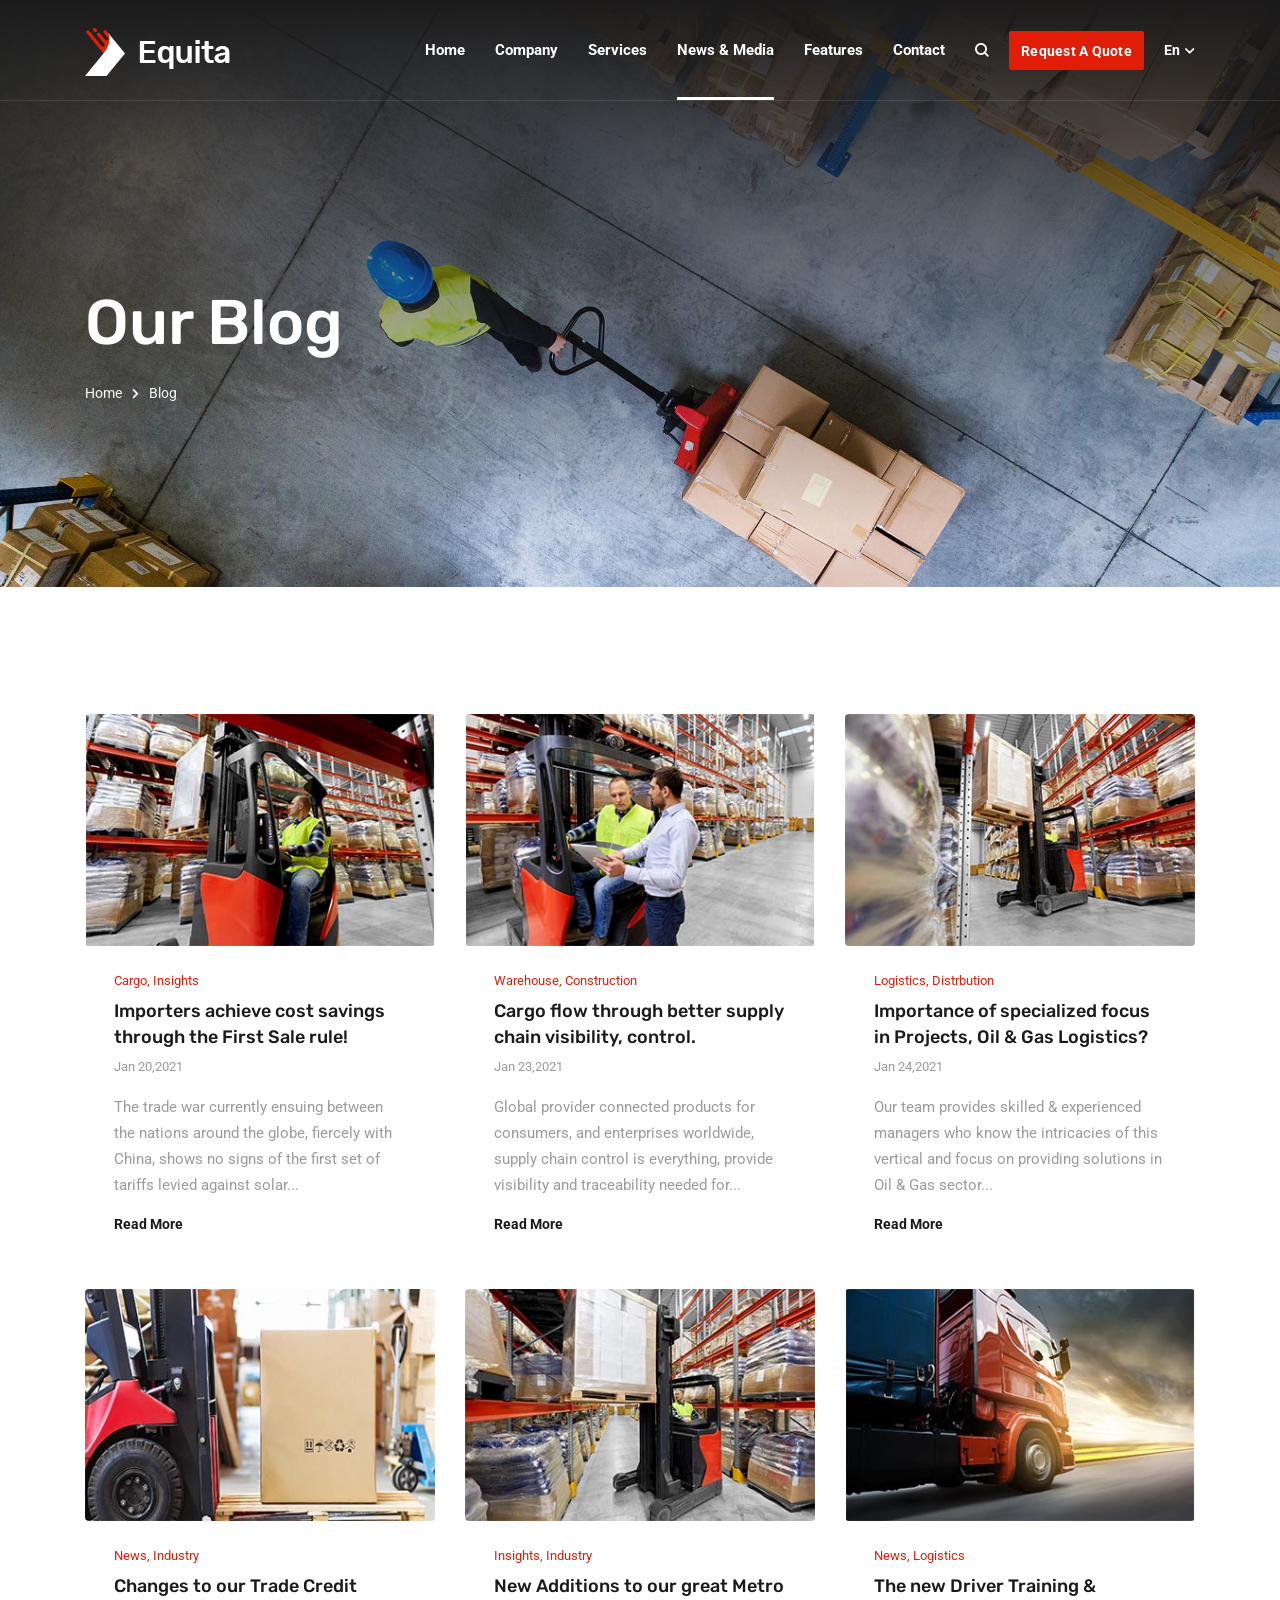
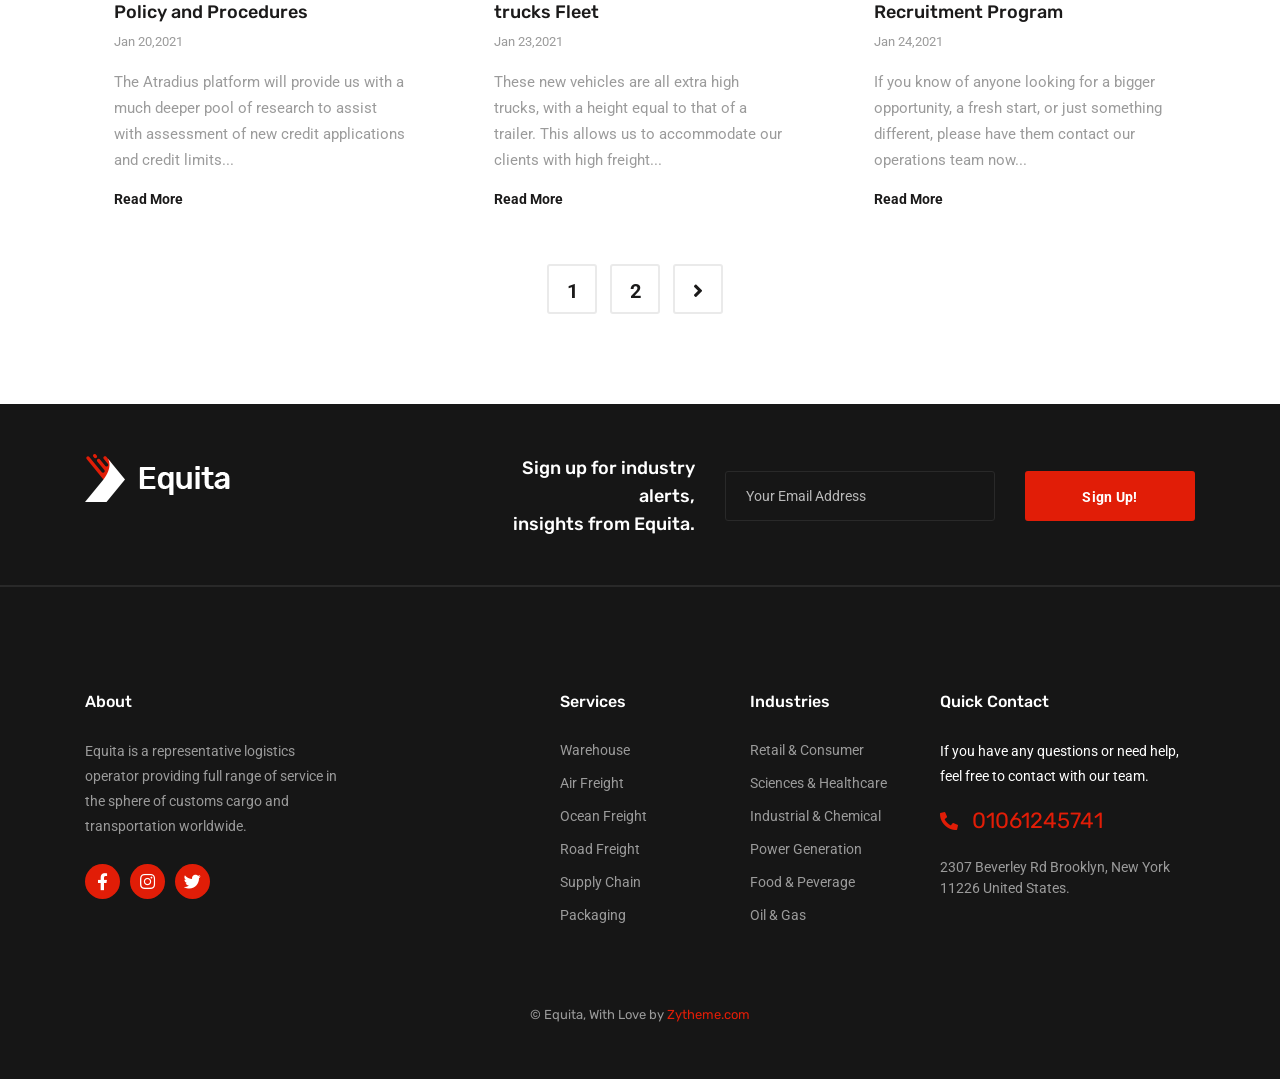
<file: raw/blog/index.html>
<!DOCTYPE html><html dir="ltr" lang="en-US"><head>
    <meta charset="utf-8">
    <meta http-equiv="X-UA-Compatible" content="IE=edge">
    <meta name="author" content="Ayman Fikry">
    <meta name="viewport" content="width=device-width, initial-scale=1, maximum-scale=1">
    <meta name="description" content="Multi-purpose Business html5 template">
    <title>Blog - Equita Logistics Cargo HTML5 Template</title>
    <link href="images/favicon.png" rel="icon">
    <!--  Fonts ==
    -->
    <link rel="preconnect" href="https://fonts.gstatic.com">
    <link href="https://fonts.googleapis.com/css2?family=Roboto:ital,wght@0,400;0,700;1,400;1,700&amp;family=Rubik:ital,wght@0,400;0,500;0,700;1,400;1,500;1,700&amp;display=swap" rel="stylesheet">
    <!--  Stylesheets==
    -->
    <link href="css/vendor.min.css" rel="stylesheet">
    <link href="css/style.css" rel="stylesheet">
  </head>
  <body>
    <div class="preloader">
      <div class="loader-spinner">
        <div>
          <div></div>
          <div></div>
          <div></div>
          <div></div>
          <div></div>
          <div></div>
          <div></div>
          <div></div>
        </div>
      </div>
    </div>
    <!-- Document Wrapper-->
    <div class="wrapper clearfix" id="wrapperParallax">
      <!-- Start .header-1-->
      <header class="header header-1 header-transparent" id="navbar-spy">
        <nav class="navbar navbar-expand-lg  navbar-bordered navbar-sticky" id="primary-menu">
          <div class="container"><a class="navbar-brand" href="index.html"><img class="logo logo-light" src="images/logo-light.png" alt="Equita Logo"><img class="logo logo-dark" src="images/logo-dark.png" alt="Equita Logo"></a>
            <button class="navbar-toggler collapsed" type="button" data-toggle="collapse" data-target="#navbarContent" aria-controls="navbarContent" aria-expanded="false" aria-label="Toggle navigation"><span class="navbar-toggler-icon"></span></button>
            <!--  Collect the nav links, forms, and other content for toggling  -->
            <div class="collapse navbar-collapse" id="navbarContent">
                            <ul class="navbar-nav ml-auto">
                              <li class="nav-item has-dropdown"><a class="dropdown-toggle" href="#" data-toggle="dropdown"><span>Home</span></a>
                                              <ul class="dropdown-menu">
                                                <li class="nav-item"><a href="index.html"><span>Home main</span></a></li>
                                                <li class="nav-item"><a href="home-modern.html"><span>home modern</span></a></li>
                                                <li class="nav-item"><a href="home-classic.html"><span>home classic</span></a></li>
                                              </ul>
                              </li>
                              <li class="nav-item has-dropdown"><a class="dropdown-toggle" href="#" data-toggle="dropdown"><span>company</span></a>
                                              <ul class="dropdown-menu">
                                                <li class="nav-item"><a href="page-about.html"><span>about us</span></a></li>
                                                <li class="nav-item"><a href="page-core.html"><span>core values</span></a></li>
                                                <li class="nav-item"><a href="page-team.html"><span>leadership team</span></a></li>
                                                <li class="nav-item"><a href="page-locations.html"><span>global locations</span></a></li>
                                                <li class="nav-item"><a href="page-gallery.html"><span>our gallery</span></a></li>
                                                <li class="nav-item"><a href="page-awards.html"><span>awards &amp; recognition</span></a></li>
                                                <li class="nav-item"><a href="page-careers.html"><span>careers</span></a></li>
                                              </ul>
                              </li>
                              <li class="nav-item has-dropdown mega-dropdown"><a class="dropdown-toggle" href="#" data-toggle="dropdown"><span>services</span></a>
                                <ul class="dropdown-menu">
                                  <li>
                                    <div class="row">
                                                    <div class="col col-md-6">
                                                      <h5 class="menu-head">transport services</h5>
                                                      <ul>
                                                                      <li class="nav-item"><a href="service-warehouse.html"><span>warehousing</span></a></li>
                                                                      <li class="nav-item"><a href="service-air-freight.html"><span>air freight</span></a></li>
                                                                      <li class="nav-item"><a href="service-ocean-freight.html"><span>ocean freight</span></a></li>
                                                                      <li class="nav-item"><a href="service-road-freight.html"><span>road freight</span></a></li>
                                                                      <li class="nav-item"><a href="service-supply.html"><span>supply chain</span></a></li>
                                                                      <li class="nav-item"><a href="service-packaging.html"><span>packaging</span></a></li>
                                                      </ul>
                                                    </div>
                                                    <div class="col col-md-6">
                                                      <h5 class="menu-head">industry solutions</h5>
                                                      <ul>
                                                                      <li class="nav-item"><a href="industry-retail.html"><span>retail &amp; consumer</span></a></li>
                                                                      <li class="nav-item"><a href="industry-science.html"><span>sciences &amp; healthcare</span></a></li>
                                                                      <li class="nav-item"><a href="industry-chemical.html"><span>industrial &amp; chemical</span></a></li>
                                                                      <li class="nav-item"><a href="industry-power.html"><span>power generation</span></a></li>
                                                                      <li class="nav-item"><a href="industry-food.html"><span>food &amp; beverage</span></a></li>
                                                                      <li class="nav-item"><a href="industry-oil.html"><span>oil &amp; gas</span></a></li>
                                                      </ul>
                                                    </div>
                                    </div>
                                  </li>
                                </ul>
                              </li>
                              <li class="nav-item has-dropdown active"><a class="dropdown-toggle" href="#" data-toggle="dropdown"><span>news &amp; media</span></a>
                                              <ul class="dropdown-menu">
                                                <li class="nav-item current"><a href="blog-grid-fullwidth.html"><span>our blog</span></a></li>
                                                <li class="nav-item"><a href="blog-single-sidebar.html"><span>single blog post</span></a></li>
                                                <li class="nav-item"><a href="page-our-services.html"><span>our services</span></a></li>
                                                <li class="nav-item"><a href="case-studies-grid.html"><span>case studies grid</span></a></li>
                                                <li class="nav-item"><a href="case-studies-standard.html"><span>case studies standard</span></a></li>
                                                <li class="nav-item"><a href="case-study-single.html"><span>single case study</span></a></li>
                                              </ul>
                              </li>
                              <li class="nav-item has-dropdown"><a class="dropdown-toggle" href="#" data-toggle="dropdown"><span>features</span></a>
                                              <ul class="dropdown-menu">
                                                <li class="nav-item"><a href="request-quote.html"><span>request a quote</span></a></li>
                                                <li class="nav-item"><a href="track-shipment.html"><span>track &amp; trace</span></a></li>
                                                <li class="nav-item"><a href="find-location.html"><span>find a location</span></a></li>
                                                <li class="nav-item"><a href="faqs.html"><span>help &amp; fAQs</span></a></li>
                                              </ul>
                              </li>
                              <li class="nav-item"><a href="contact.html"><span>contact</span></a></li>
                            </ul>
              <div class="module-container">
                <!--  Start Module Search  -->
                <div class="module module-search float-left">
                  <div class="module-icon search-icon"><i class="icon-search"></i><span class="title">search</span></div>
                  <div class="module-content module-fullscreen module-search-box">
                    <div class="pos-vertical-center">
                      <div class="container">
                        <div class="row">
                          <div class="col-sm-12 col-md-12 col-lg-8 offset-lg-2">
                            <form class="form-search">
                              <input class="form-control" type="text" placeholder="type words then enter">
                              <button></button>
                            </form>
                            <!-- End .form-search -->
                          </div>
                          <!-- End .col-lg-8 -->
                        </div>
                        <!--  End .row-->
                      </div>
                      <!--  End .container-->
                    </div><a class="module-cancel" href="javascript:void(0)"><i class="fas fa-times"></i></a>
                  </div>
                </div>
                <!--  End .module-search-->
                <!-- Start .module-contact-->
                <div class="module-contact"><a class="btn btn--primary" href="javascript:void(0)">request a quote</a></div>
                <!-- Start .module-language-->
                <div class="module module-language">
                  <div class="selected"><span>en </span><i class="fas fa-chevron-down"></i></div>
                  <div class="lang-list">
                    <ul> 
                      <li> <a href="javascript:void(0)">english</a></li>
                      <li> <a href="javascript:void(0)">arabic</a></li>
                    </ul>
                  </div>
                </div>
              </div>
              <!-- End .module-container -->
            </div>
            <!--  End .navbar-collapse  -->
          </div>
          <!-- End .container-->
        </nav>
      </header>
      <!-- Start #page-title-->
      <section class="page-title bg-overlay bg-overlay-dark bg-parallax" id="page-title">
        <div class="bg-section"><img src="images/2.jpg" alt="Background"></div>
        <div class="container">
          <div class="row">
            <div class="col-sm-12 col-md-12 col-lg-6">
              <div class="title text-lg-left"> 
                <div class="title-heading">
                  <h1>our blog</h1>
                </div>
                <div class="clearfix"></div>
                <ol class="breadcrumb justify-content-lg-start">
                  <li class="breadcrumb-item"><a href="index.html">Home</a></li>
                  <li class="breadcrumb-item active" aria-current="page">Blog</li>
                </ol>
              </div>
              <!-- End .title -->
            </div>
            <!-- End .col-lg-8 -->
          </div>
          <!-- End .row-->
        </div>
        <!-- End .container-->
      </section>
      <!-- End #page-title-->
      <!--
      ============================
      Blog Grid Section
      ============================
      -->
      <section class="blog blog-grid pb-90" id="blog">
        <div class="container">
          <div class="row">
            <div class=" col-sm-6 col-md-6 col-lg-4">
              <div class="blog-entry">
                <div class="entry-img"><a href="blog-single.html"><img src="images/1.jpg" alt="Importers achieve cost savings through the First Sale rule!"></a></div>
                <!-- End .entry-img-->
                <!-- End .entry-date-->
                <div class="entry-content">
                  <div class="entry-category"><a href="javascript:void(0)">cargo</a><a href="javascript:void(0)">insights</a>
                  </div>
                  <div class="entry-title">
                    <h4><a href="blog-single.html">Importers achieve cost savings through the First Sale rule!</a></h4>
                  </div>
                  <div class="entry-date"><span class="month">jan 20</span><span class="date">2021</span></div>
                  <div class="entry-bio">
                    <p>The trade war currently ensuing between the nations around the globe, fiercely with China, shows no signs of the first set of tariffs levied against solar...</p>
                  </div>
                  <div class="entry-more"> <a href="javascript:void(0)">Read more</a></div>
                </div>
              </div>
              <!-- End .entry-content-->
            </div>
            <div class=" col-sm-6 col-md-6 col-lg-4">
              <div class="blog-entry">
                <div class="entry-img"><a href="blog-single.html"><img src="images/2_1.jpg" alt="Cargo flow through better supply chain visibility, control."></a></div>
                <!-- End .entry-img-->
                <!-- End .entry-date-->
                <div class="entry-content">
                  <div class="entry-category"><a href="javascript:void(0)">warehouse</a><a href="javascript:void(0)">construction</a>
                  </div>
                  <div class="entry-title">
                    <h4><a href="blog-single.html">Cargo flow through better supply chain visibility, control.</a></h4>
                  </div>
                  <div class="entry-date"><span class="month">jan 23</span><span class="date">2021</span></div>
                  <div class="entry-bio">
                    <p>Global provider connected products for consumers, and enterprises worldwide, supply chain control is everything, provide visibility and traceability needed for...</p>
                  </div>
                  <div class="entry-more"> <a href="javascript:void(0)">Read more</a></div>
                </div>
              </div>
              <!-- End .entry-content-->
            </div>
            <div class=" col-sm-6 col-md-6 col-lg-4">
              <div class="blog-entry">
                <div class="entry-img"><a href="blog-single.html"><img src="images/3.jpg" alt="Importance of specialized focus in Projects, Oil &amp; Gas Logistics?"></a></div>
                <!-- End .entry-img-->
                <!-- End .entry-date-->
                <div class="entry-content">
                  <div class="entry-category"><a href="javascript:void(0)">logistics</a><a href="javascript:void(0)">distrbution</a>
                  </div>
                  <div class="entry-title">
                    <h4><a href="blog-single.html">Importance of specialized focus in Projects, Oil &amp; Gas Logistics?</a></h4>
                  </div>
                  <div class="entry-date"><span class="month">jan 24</span><span class="date">2021</span></div>
                  <div class="entry-bio">
                    <p>Our team provides  skilled &amp; experienced managers who know the intricacies of this vertical and focus on providing  solutions in Oil &amp; Gas sector...</p>
                  </div>
                  <div class="entry-more"> <a href="javascript:void(0)">Read more</a></div>
                </div>
              </div>
              <!-- End .entry-content-->
            </div>
            <div class=" col-sm-6 col-md-6 col-lg-4">
              <div class="blog-entry">
                <div class="entry-img"><a href="blog-single.html"><img src="images/4.jpg" alt="Changes to our Trade Credit Policy and Procedures "></a></div>
                <!-- End .entry-img-->
                <!-- End .entry-date-->
                <div class="entry-content">
                  <div class="entry-category"><a href="javascript:void(0)">news</a><a href="javascript:void(0)">industry</a>
                  </div>
                  <div class="entry-title">
                    <h4><a href="blog-single.html">Changes to our Trade Credit Policy and Procedures </a></h4>
                  </div>
                  <div class="entry-date"><span class="month">jan 20</span><span class="date">2021</span></div>
                  <div class="entry-bio">
                    <p>The Atradius platform will provide us with a much deeper pool of research to assist with assessment of new credit applications and credit limits...</p>
                  </div>
                  <div class="entry-more"> <a href="javascript:void(0)">Read more</a></div>
                </div>
              </div>
              <!-- End .entry-content-->
            </div>
            <div class=" col-sm-6 col-md-6 col-lg-4">
              <div class="blog-entry">
                <div class="entry-img"><a href="blog-single.html"><img src="images/5.jpg" alt="New Additions to our great Metro trucks Fleet "></a></div>
                <!-- End .entry-img-->
                <!-- End .entry-date-->
                <div class="entry-content">
                  <div class="entry-category"><a href="javascript:void(0)">insights</a><a href="javascript:void(0)">industry</a>
                  </div>
                  <div class="entry-title">
                    <h4><a href="blog-single.html">New Additions to our great Metro trucks Fleet </a></h4>
                  </div>
                  <div class="entry-date"><span class="month">jan 23</span><span class="date">2021</span></div>
                  <div class="entry-bio">
                    <p>These new vehicles are all extra high trucks, with a height equal to that of a trailer. This allows us to accommodate our clients with high freight...</p>
                  </div>
                  <div class="entry-more"> <a href="javascript:void(0)">Read more</a></div>
                </div>
              </div>
              <!-- End .entry-content-->
            </div>
            <div class=" col-sm-6 col-md-6 col-lg-4">
              <div class="blog-entry">
                <div class="entry-img"><a href="blog-single.html"><img src="images/6.jpg" alt="The new Driver Training &amp; Recruitment Program "></a></div>
                <!-- End .entry-img-->
                <!-- End .entry-date-->
                <div class="entry-content">
                  <div class="entry-category"><a href="javascript:void(0)">news</a><a href="javascript:void(0)">logistics</a>
                  </div>
                  <div class="entry-title">
                    <h4><a href="blog-single.html">The new Driver Training &amp; Recruitment Program </a></h4>
                  </div>
                  <div class="entry-date"><span class="month">jan 24</span><span class="date">2021</span></div>
                  <div class="entry-bio">
                    <p>If you know of anyone looking for a bigger opportunity, a fresh start, or just something different, please have them contact our operations team now...</p>
                  </div>
                  <div class="entry-more"> <a href="javascript:void(0)">Read more</a></div>
                </div>
              </div>
              <!-- End .entry-content-->
            </div>
          </div>
          <!-- End .row-->
          <div class="row">
            <div class="col-sm-12 col-md-12 col-lg-12 clearfix text--center">
              <ul class="pagination">
                <li class="active"><a href="javascript:void(0)">1</a></li>
                <li><a href="javascript:void(0)">2</a></li>
                <li><a href="javascript:void(0)" aria-label="Next"><i class="fas fa-angle-right"></i></a></li>
              </ul>
            </div>
            <!-- End .col-lg-12-->
          </div>
          <!-- End .row-->
        </div>
        <!-- End .container-->
      </section>
      <!--
      ============================
      Footer #1
      ============================
      -->
      <footer class="footer footer-1">
        <div class="footer-top"> 
          <div class="container"> 
            <div class="row"> 
              <div class="col-12 col-lg-3 col-xl-4">
                <div class="footer-logo"><img class="footer-logo" src="images/logo-light.png" alt="logo"></div>
              </div>
              <div class="col-12 col-lg-9 col-xl-8">
                <div class="widget-newsletter">
                  <div class="widget-content">
                    <p>Sign up for industry alerts,<br>insights from Equita.</p>
                    <form class="form-newsletter mailchimp">
                      <input class="form-control" type="email" name="email" placeholder="Your Email Address">
                      <input class="btn btn--primary" type="submit" value="sign up!">
                      <div class="subscribe-alert"></div>
                    </form>
                  </div>
                </div>
              </div>
            </div>
          </div>
        </div>
        <div class="footer-center">
          <div class="container">
            <div class="row">
              <div class="col-sm-6 col-md-6 col-lg-3 footer-widget widget-about">
                <div class="footer-widget-title">
                  <h5>about</h5>
                </div>
                <div class="widget-content">
                  <p>Equita is a representative logistics operator providing full range of service in the sphere of customs cargo and transportation worldwide.</p>
                  <!-- Start .module-social-->
                  <div class="module module-social"><a class="share-facebook" href="javascript:void(0)"><i class="fab fa-facebook-f"> </i></a><a class="share-instagram" href="javascript:void(0)"><i class="fab fa-instagram"></i></a><a class="share-twitter" href="javascript:void(0)"><i class="fab fa-twitter"></i></a></div>
                  <!-- End .module-social-->
                </div>
              </div>
              <!--  End .col-lg-4 -->
              <div class="col-sm-6 col-md-6 col-lg-2 offset-lg-2 footer-widget widget-links">
                <div class="footer-widget-title">
                  <h5>services</h5>
                </div>
                <div class="widget-content">
                  <ul>
                    <li><a href="javascript:void(0)">warehouse</a></li>
                    <li><a href="javascript:void(0)">air freight</a></li>
                    <li><a href="javascript:void(0)">ocean freight</a></li>
                    <li><a href="javascript:void(0)">road freight</a></li>
                    <li><a href="javascript:void(0)">supply chain</a></li>
                    <li><a href="javascript:void(0)">packaging</a></li>
                  </ul>
                </div>
              </div>
              <!--  End .col-lg-2-->
              <div class="col-sm-6 col-md-6 col-lg-2 footer-widget widget-links">
                <div class="footer-widget-title">
                  <h5>industries</h5>
                </div>
                <div class="widget-content">
                  <ul>
                    <li><a href="javascript:void(0)">retail &amp; consumer</a></li>
                    <li><a href="javascript:void(0)">sciences &amp; healthcare</a></li>
                    <li><a href="javascript:void(0)">industrial &amp; chemical</a></li>
                    <li><a href="javascript:void(0)">power generation</a></li>
                    <li><a href="javascript:void(0)">food &amp; peverage</a></li>
                    <li><a href="javascript:void(0)">oil &amp; gas</a></li>
                  </ul>
                </div>
              </div>
              <!--  End .col-lg-2-->
              <div class="col-sm-6 col-md-6 col-lg-3 footer-widget widget-contact">
                <div class="footer-widget-title">
                  <h5>quick contact</h5>
                </div>
                <div class="widget-content">
                  <p>If you have any questions or need help, feel free to contact with our team.</p>
                  <ul> 
                    <li class="phone"><a href="tel:+01061245741"><i class="fas fa-phone-alt"></i> 01061245741</a></li>
                    <li class="address"><a href="javascript:void(0)">2307 Beverley Rd Brooklyn, New York 11226 United States.</a></li>
                  </ul>
                </div>
              </div>
              <!--  End .col-lg-2-->
            </div>
            <div class="clearfix"></div>
          </div>
          <!--  End .container-->
        </div>
        <!--  End .footer-center-->
        <div class="footer-bottom">
          <div class="row">
            <div class="col-md-12 col-md-12 text--center footer-copyright">
              <div class="copyright"><span>© Equita, With Love by</span><a href="https://1.envato.market/kP9BV"> Zytheme.com</a></div>
            </div>
          </div>
          <!--  End .row-->
        </div>
        <!--  End .footer-bottom-->
      </footer>
      <div class="backtop" id="back-to-top"><i class="fas fa-chevron-up"></i></div>
    </div>
    <!--  Footer Scripts==
    -->
    <script src="js/jquery-3.4.1.min.js"></script>
    <script src="js/vendor.min.js"></script>
    <script src="js/functions.js"></script>
  
</body></html>
</file>
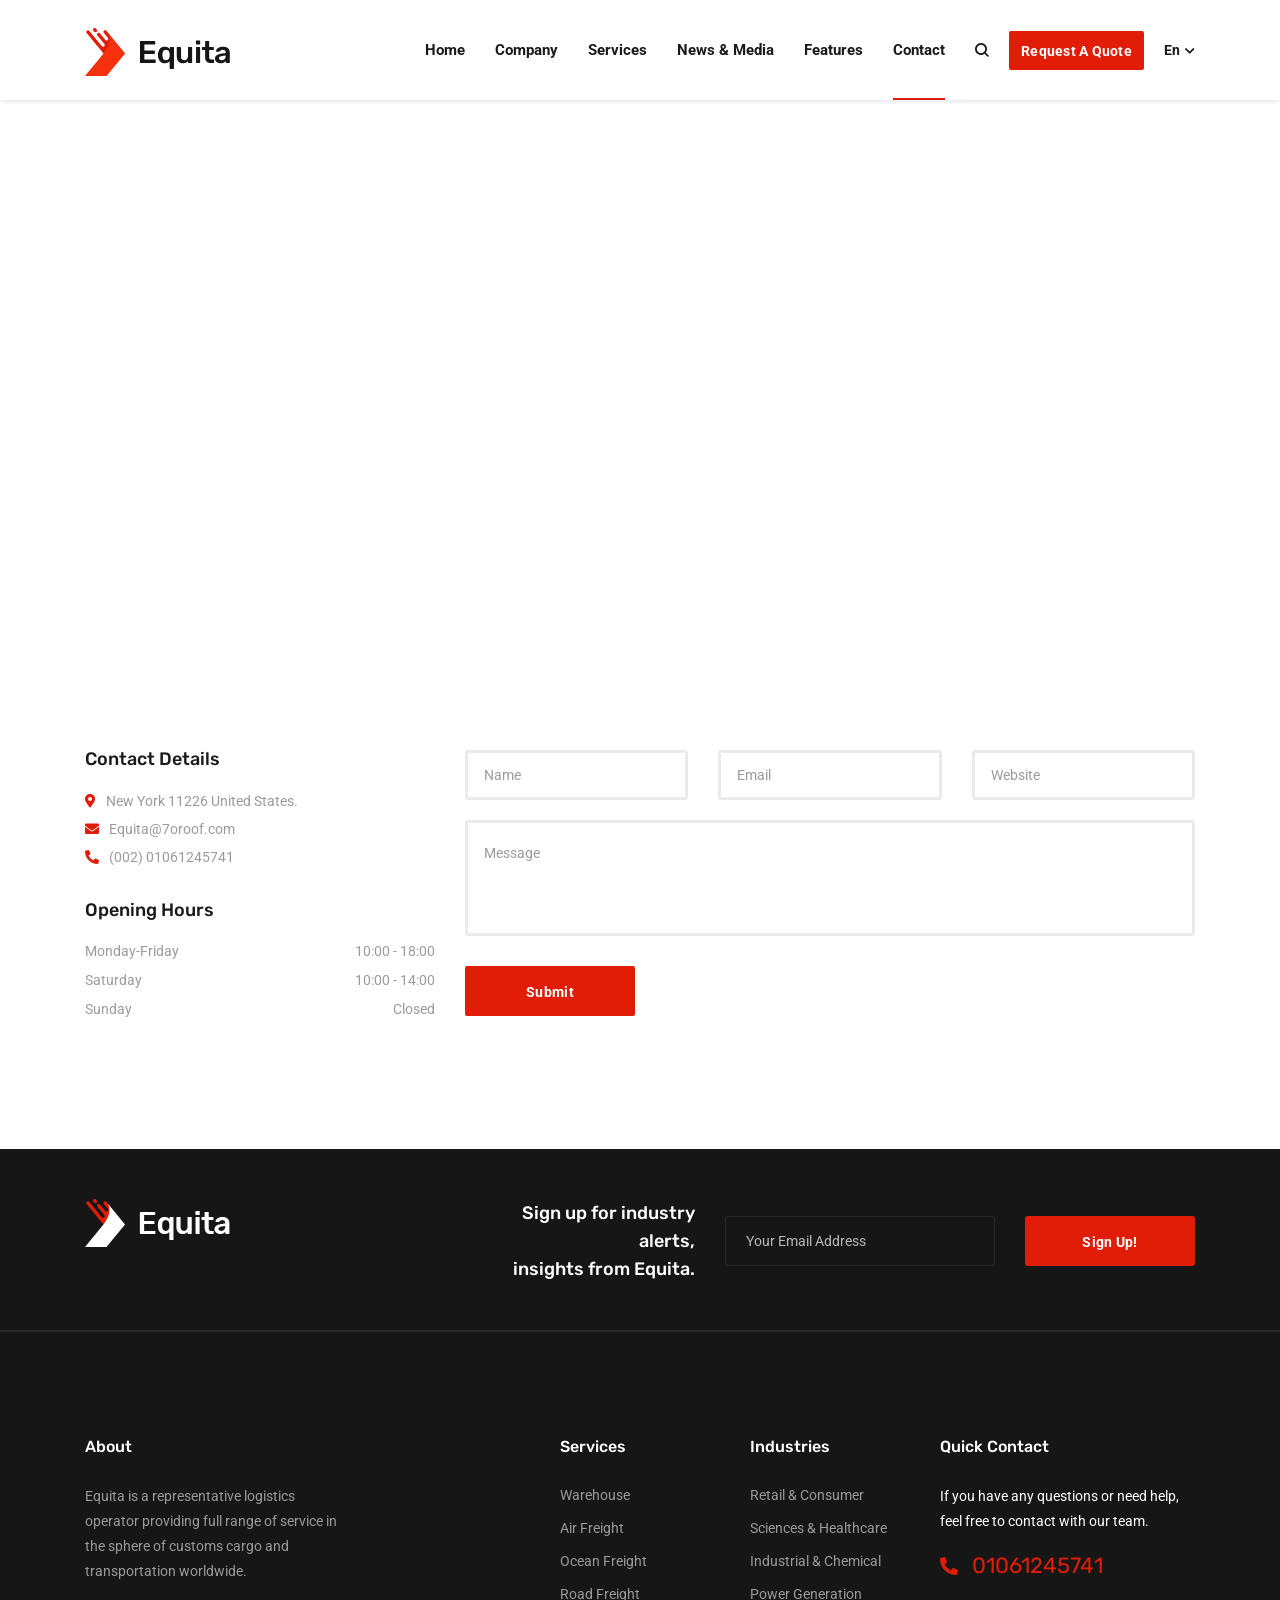
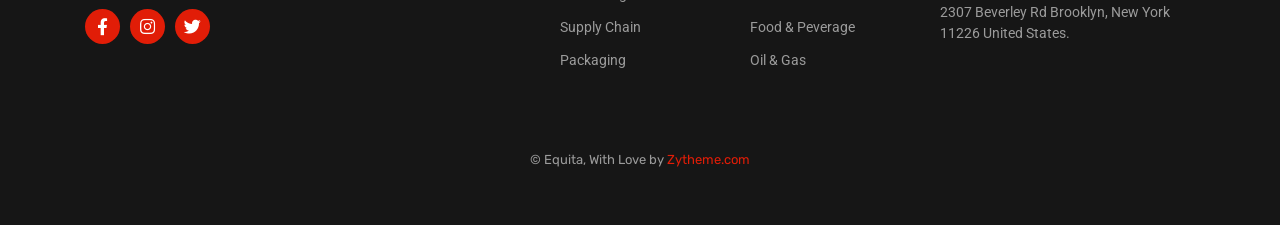
<file: raw/contact/index.html>
<!DOCTYPE html><html dir="ltr" lang="en-US"><head>
    <meta charset="utf-8">
    <meta http-equiv="X-UA-Compatible" content="IE=edge">
    <meta name="author" content="Ayman Fikry">
    <meta name="viewport" content="width=device-width, initial-scale=1, maximum-scale=1">
    <meta name="description" content="Multi-purpose Business html5 template">
    <title>Contact US - Equita Logistics Cargo HTML5 Template</title>
    <link href="images/favicon.png" rel="icon">
    <!--  Fonts ==
    -->
    <link rel="preconnect" href="https://fonts.gstatic.com">
    <link href="https://fonts.googleapis.com/css2?family=Roboto:ital,wght@0,400;0,700;1,400;1,700&family=Rubik:ital,wght@0,400;0,500;0,700;1,400;1,500;1,700&display=swap" rel="stylesheet">
    <!--  Stylesheets==
    -->
    <link href="css/vendor.min.css" rel="stylesheet">
    <link href="css/style.css" rel="stylesheet">
  </head>
  <body>
    <div class="preloader">
      <div class="loader-spinner">
        <div>
          <div></div>
          <div></div>
          <div></div>
          <div></div>
          <div></div>
          <div></div>
          <div></div>
          <div></div>
        </div>
      </div>
    </div>
    <!-- Document Wrapper-->
    <div class="wrapper clearfix" id="wrapperParallax">
      <!-- Start .header-1-->
      <header class="header header-1 header-light" id="navbar-spy">
        <nav class="navbar navbar-expand-lg navbar-light navbar-fixed" id="primary-menu">
          <div class="container"><a class="navbar-brand" href="index.html"><img class="logo logo-light" src="images/logo-light.png" alt="Equita Logo"><img class="logo logo-dark" src="images/logo-dark.png" alt="Equita Logo"></a>
            <button class="navbar-toggler collapsed" type="button" data-toggle="collapse" data-target="#navbarContent" aria-controls="navbarContent" aria-expanded="false" aria-label="Toggle navigation"><span class="navbar-toggler-icon"></span></button>
            <!--  Collect the nav links, forms, and other content for toggling  -->
            <div class="collapse navbar-collapse" id="navbarContent">
                            <ul class="navbar-nav ml-auto">
                              <li class="nav-item has-dropdown"><a class="dropdown-toggle" href="#" data-toggle="dropdown"><span>Home</span></a>
                                              <ul class="dropdown-menu">
                                                <li class="nav-item"><a href="index.html"><span>Home main</span></a></li>
                                                <li class="nav-item"><a href="home-modern.html"><span>home modern</span></a></li>
                                                <li class="nav-item"><a href="home-classic.html"><span>home classic</span></a></li>
                                              </ul>
                              </li>
                              <li class="nav-item has-dropdown"><a class="dropdown-toggle" href="#" data-toggle="dropdown"><span>company</span></a>
                                              <ul class="dropdown-menu">
                                                <li class="nav-item"><a href="page-about.html"><span>about us</span></a></li>
                                                <li class="nav-item"><a href="page-core.html"><span>core values</span></a></li>
                                                <li class="nav-item"><a href="page-team.html"><span>leadership team</span></a></li>
                                                <li class="nav-item"><a href="page-locations.html"><span>global locations</span></a></li>
                                                <li class="nav-item"><a href="page-gallery.html"><span>our gallery</span></a></li>
                                                <li class="nav-item"><a href="page-awards.html"><span>awards & recognition</span></a></li>
                                                <li class="nav-item"><a href="page-careers.html"><span>careers</span></a></li>
                                              </ul>
                              </li>
                              <li class="nav-item has-dropdown mega-dropdown"><a class="dropdown-toggle" href="#" data-toggle="dropdown"><span>services</span></a>
                                <ul class="dropdown-menu">
                                  <li>
                                    <div class="row">
                                                    <div class="col col-md-6">
                                                      <h5 class="menu-head">transport services</h5>
                                                      <ul>
                                                                      <li class="nav-item"><a href="service-warehouse.html"><span>warehousing</span></a></li>
                                                                      <li class="nav-item"><a href="service-air-freight.html"><span>air freight</span></a></li>
                                                                      <li class="nav-item"><a href="service-ocean-freight.html"><span>ocean freight</span></a></li>
                                                                      <li class="nav-item"><a href="service-road-freight.html"><span>road freight</span></a></li>
                                                                      <li class="nav-item"><a href="service-supply.html"><span>supply chain</span></a></li>
                                                                      <li class="nav-item"><a href="service-packaging.html"><span>packaging</span></a></li>
                                                      </ul>
                                                    </div>
                                                    <div class="col col-md-6">
                                                      <h5 class="menu-head">industry solutions</h5>
                                                      <ul>
                                                                      <li class="nav-item"><a href="industry-retail.html"><span>retail & consumer</span></a></li>
                                                                      <li class="nav-item"><a href="industry-science.html"><span>sciences & healthcare</span></a></li>
                                                                      <li class="nav-item"><a href="industry-chemical.html"><span>industrial & chemical</span></a></li>
                                                                      <li class="nav-item"><a href="industry-power.html"><span>power generation</span></a></li>
                                                                      <li class="nav-item"><a href="industry-food.html"><span>food & beverage</span></a></li>
                                                                      <li class="nav-item"><a href="industry-oil.html"><span>oil & gas</span></a></li>
                                                      </ul>
                                                    </div>
                                    </div>
                                  </li>
                                </ul>
                              </li>
                              <li class="nav-item has-dropdown"><a class="dropdown-toggle" href="#" data-toggle="dropdown"><span>news & media</span></a>
                                              <ul class="dropdown-menu">
                                                <li class="nav-item"><a href="blog-grid-fullwidth.html"><span>our blog</span></a></li>
                                                <li class="nav-item"><a href="blog-single-sidebar.html"><span>single blog post</span></a></li>
                                                <li class="nav-item"><a href="page-our-services.html"><span>our services</span></a></li>
                                                <li class="nav-item"><a href="case-studies-grid.html"><span>case studies grid</span></a></li>
                                                <li class="nav-item"><a href="case-studies-standard.html"><span>case studies standard</span></a></li>
                                                <li class="nav-item"><a href="case-study-single.html"><span>single case study</span></a></li>
                                              </ul>
                              </li>
                              <li class="nav-item has-dropdown"><a class="dropdown-toggle" href="#" data-toggle="dropdown"><span>features</span></a>
                                              <ul class="dropdown-menu">
                                                <li class="nav-item"><a href="request-quote.html"><span>request a quote</span></a></li>
                                                <li class="nav-item"><a href="track-shipment.html"><span>track & trace</span></a></li>
                                                <li class="nav-item"><a href="find-location.html"><span>find a location</span></a></li>
                                                <li class="nav-item"><a href="faqs.html"><span>help & fAQs</span></a></li>
                                              </ul>
                              </li>
                              <li class="nav-item active"><a href="contact.html"><span>contact</span></a></li>
                            </ul>
              <div class="module-container">
                <!--  Start Module Search  -->
                <div class="module module-search float-left">
                  <div class="module-icon search-icon"><i class="icon-search"></i><span class="title">search</span></div>
                  <div class="module-content module-fullscreen module-search-box">
                    <div class="pos-vertical-center">
                      <div class="container">
                        <div class="row">
                          <div class="col-sm-12 col-md-12 col-lg-8 offset-lg-2">
                            <form class="form-search">
                              <input class="form-control" type="text" placeholder="type words then enter">
                              <button></button>
                            </form>
                            <!-- End .form-search -->
                          </div>
                          <!-- End .col-lg-8 -->
                        </div>
                        <!--  End .row-->
                      </div>
                      <!--  End .container-->
                    </div><a class="module-cancel" href="javascript:void(0)"><i class="fas fa-times"></i></a>
                  </div>
                </div>
                <!--  End .module-search-->
                <!-- Start .module-contact-->
                <div class="module-contact"><a class="btn btn--primary" href="javascript:void(0)">request a quote</a></div>
                <!-- Start .module-language-->
                <div class="module module-language">
                  <div class="selected"><span>en </span><i class="fas fa-chevron-down"></i></div>
                  <div class="lang-list">
                    <ul> 
                      <li> <a href="javascript:void(0)">english</a></li>
                      <li> <a href="javascript:void(0)">arabic</a></li>
                    </ul>
                  </div>
                </div>
              </div>
              <!-- End .module-container -->
            </div>
            <!--  End .navbar-collapse  -->
          </div>
          <!-- End .container-->
        </nav>
      </header>
      <!--
      ============================
      Google Maps Section
      ============================
      -->
      <section class="map map-2"> 
        <iframe class="map-gray" src="https://maps.google.com/maps?q=Pioneer%20Works&t=m&z=13&output=embed&iwloc=near" width="600" height="450" style="border:0;"></iframe>
      </section>
      <!--
      ============================
      Contact Information Section
      ============================
      -->
      <section class="contact-info"> 
        <div class="container"> 
          <div class="row"> 
            <div class="col-12 col-lg-4">
              <div class="row">
                <div class="col-12 col-sm-6 col-lg-12">
                  <div class="contact-details"> 
                    <h6>contact details</h6>
                    <ul class="list-unstyled info">
                      <li><span class="fas fa-map-marker-alt"></span><a href="javascript:void(0)">New York 11226 United States.</a></li>
                      <li><span class="fas fa-envelope"></span><a href="mailto::Equita@7oroof.com">Equita@7oroof.com</a></li>
                      <li><span class="fas fa-phone-alt"></span><a href="tel:01061245741">(002) 01061245741</a></li>
                    </ul>
                  </div>
                </div>
                <div class="col-12 col-sm-6 col-lg-12">
                  <div class="opening-hours"> 
                    <h6>opening hours</h6>
                    <ul class="list-unstyled"> 
                      <li> <span>Monday-friday</span><span>10:00 - 18:00</span></li>
                      <li> <span>saturday</span><span>10:00 - 14:00</span></li>
                      <li> <span>sunday</span><span>closed</span></li>
                    </ul>
                  </div>
                </div>
              </div>
            </div>
            <div class="col-12 col-lg-8"> 
              <form class="contactForm" method="post" action="assets/php/contact.php">
                <div class="row"> 
                  <div class="col-12 col-lg-4">
                    <input class="form-control" type="text" name="contact-name" placeholder="name" required="">
                  </div>
                  <div class="col-12 col-lg-4"> 
                    <input class="form-control" type="text" name="contact-email" placeholder="email" required="">
                  </div>
                  <div class="col-12 col-lg-4"> 
                    <input class="form-control" type="text" name="contact-website" placeholder="website" required="">
                  </div>
                  <div class="col-12"> 
                    <textarea class="form-control" name="contact-message" cols="30" rows="2" placeholder="message" required=""></textarea>
                  </div>
                  <div class="col-12">
                    <input class="btn btn--primary" type="submit" value="Submit">
                  </div>
                </div>
              </form>
            </div>
          </div>
          <!-- End .row-->
        </div>
        <!-- End .container-->
      </section>
      <!--
      ============================
      Footer #1
      ============================
      -->
      <footer class="footer footer-1">
        <div class="footer-top"> 
          <div class="container"> 
            <div class="row"> 
              <div class="col-12 col-lg-3 col-xl-4">
                <div class="footer-logo"><img class="footer-logo" src="images/logo-light.png" alt="logo"></div>
              </div>
              <div class="col-12 col-lg-9 col-xl-8">
                <div class="widget-newsletter">
                  <div class="widget-content">
                    <p>Sign up for industry alerts,<br>insights from Equita.</p>
                    <form class="form-newsletter mailchimp">
                      <input class="form-control" type="email" name="email" placeholder="Your Email Address">
                      <input class="btn btn--primary" type="submit" value="sign up!">
                      <div class="subscribe-alert"></div>
                    </form>
                  </div>
                </div>
              </div>
            </div>
          </div>
        </div>
        <div class="footer-center">
          <div class="container">
            <div class="row">
              <div class="col-sm-6 col-md-6 col-lg-3 footer-widget widget-about">
                <div class="footer-widget-title">
                  <h5>about</h5>
                </div>
                <div class="widget-content">
                  <p>Equita is a representative logistics operator providing full range of service in the sphere of customs cargo and transportation worldwide.</p>
                  <!-- Start .module-social-->
                  <div class="module module-social"><a class="share-facebook" href="javascript:void(0)"><i class="fab fa-facebook-f"> </i></a><a class="share-instagram" href="javascript:void(0)"><i class="fab fa-instagram"></i></a><a class="share-twitter" href="javascript:void(0)"><i class="fab fa-twitter"></i></a></div>
                  <!-- End .module-social-->
                </div>
              </div>
              <!--  End .col-lg-4 -->
              <div class="col-sm-6 col-md-6 col-lg-2 offset-lg-2 footer-widget widget-links">
                <div class="footer-widget-title">
                  <h5>services</h5>
                </div>
                <div class="widget-content">
                  <ul>
                    <li><a href="javascript:void(0)">warehouse</a></li>
                    <li><a href="javascript:void(0)">air freight</a></li>
                    <li><a href="javascript:void(0)">ocean freight</a></li>
                    <li><a href="javascript:void(0)">road freight</a></li>
                    <li><a href="javascript:void(0)">supply chain</a></li>
                    <li><a href="javascript:void(0)">packaging</a></li>
                  </ul>
                </div>
              </div>
              <!--  End .col-lg-2-->
              <div class="col-sm-6 col-md-6 col-lg-2 footer-widget widget-links">
                <div class="footer-widget-title">
                  <h5>industries</h5>
                </div>
                <div class="widget-content">
                  <ul>
                    <li><a href="javascript:void(0)">retail & consumer</a></li>
                    <li><a href="javascript:void(0)">sciences & healthcare</a></li>
                    <li><a href="javascript:void(0)">industrial & chemical</a></li>
                    <li><a href="javascript:void(0)">power generation</a></li>
                    <li><a href="javascript:void(0)">food & peverage</a></li>
                    <li><a href="javascript:void(0)">oil & gas</a></li>
                  </ul>
                </div>
              </div>
              <!--  End .col-lg-2-->
              <div class="col-sm-6 col-md-6 col-lg-3 footer-widget widget-contact">
                <div class="footer-widget-title">
                  <h5>quick contact</h5>
                </div>
                <div class="widget-content">
                  <p>If you have any questions or need help, feel free to contact with our team.</p>
                  <ul> 
                    <li class="phone"><a href="tel:+01061245741"><i class="fas fa-phone-alt"></i> 01061245741</a></li>
                    <li class="address"><a href="javascript:void(0)">2307 Beverley Rd Brooklyn, New York 11226 United States.</a></li>
                  </ul>
                </div>
              </div>
              <!--  End .col-lg-2-->
            </div>
            <div class="clearfix"></div>
          </div>
          <!--  End .container-->
        </div>
        <!--  End .footer-center-->
        <div class="footer-bottom">
          <div class="row">
            <div class="col-md-12 col-md-12 text--center footer-copyright">
              <div class="copyright"><span>© Equita, With Love by</span><a href="https://1.envato.market/kP9BV"> Zytheme.com</a></div>
            </div>
          </div>
          <!--  End .row-->
        </div>
        <!--  End .footer-bottom-->
      </footer>
      <div class="backtop" id="back-to-top"><i class="fas fa-chevron-up"></i></div>
    </div>
    <!--  Footer Scripts==
    -->
    <script src="js/jquery-3.4.1.min.js"></script>
    <script src="js/vendor.min.js"></script>
    <script src="js/functions.js"></script>
  
</body></html>
</file>
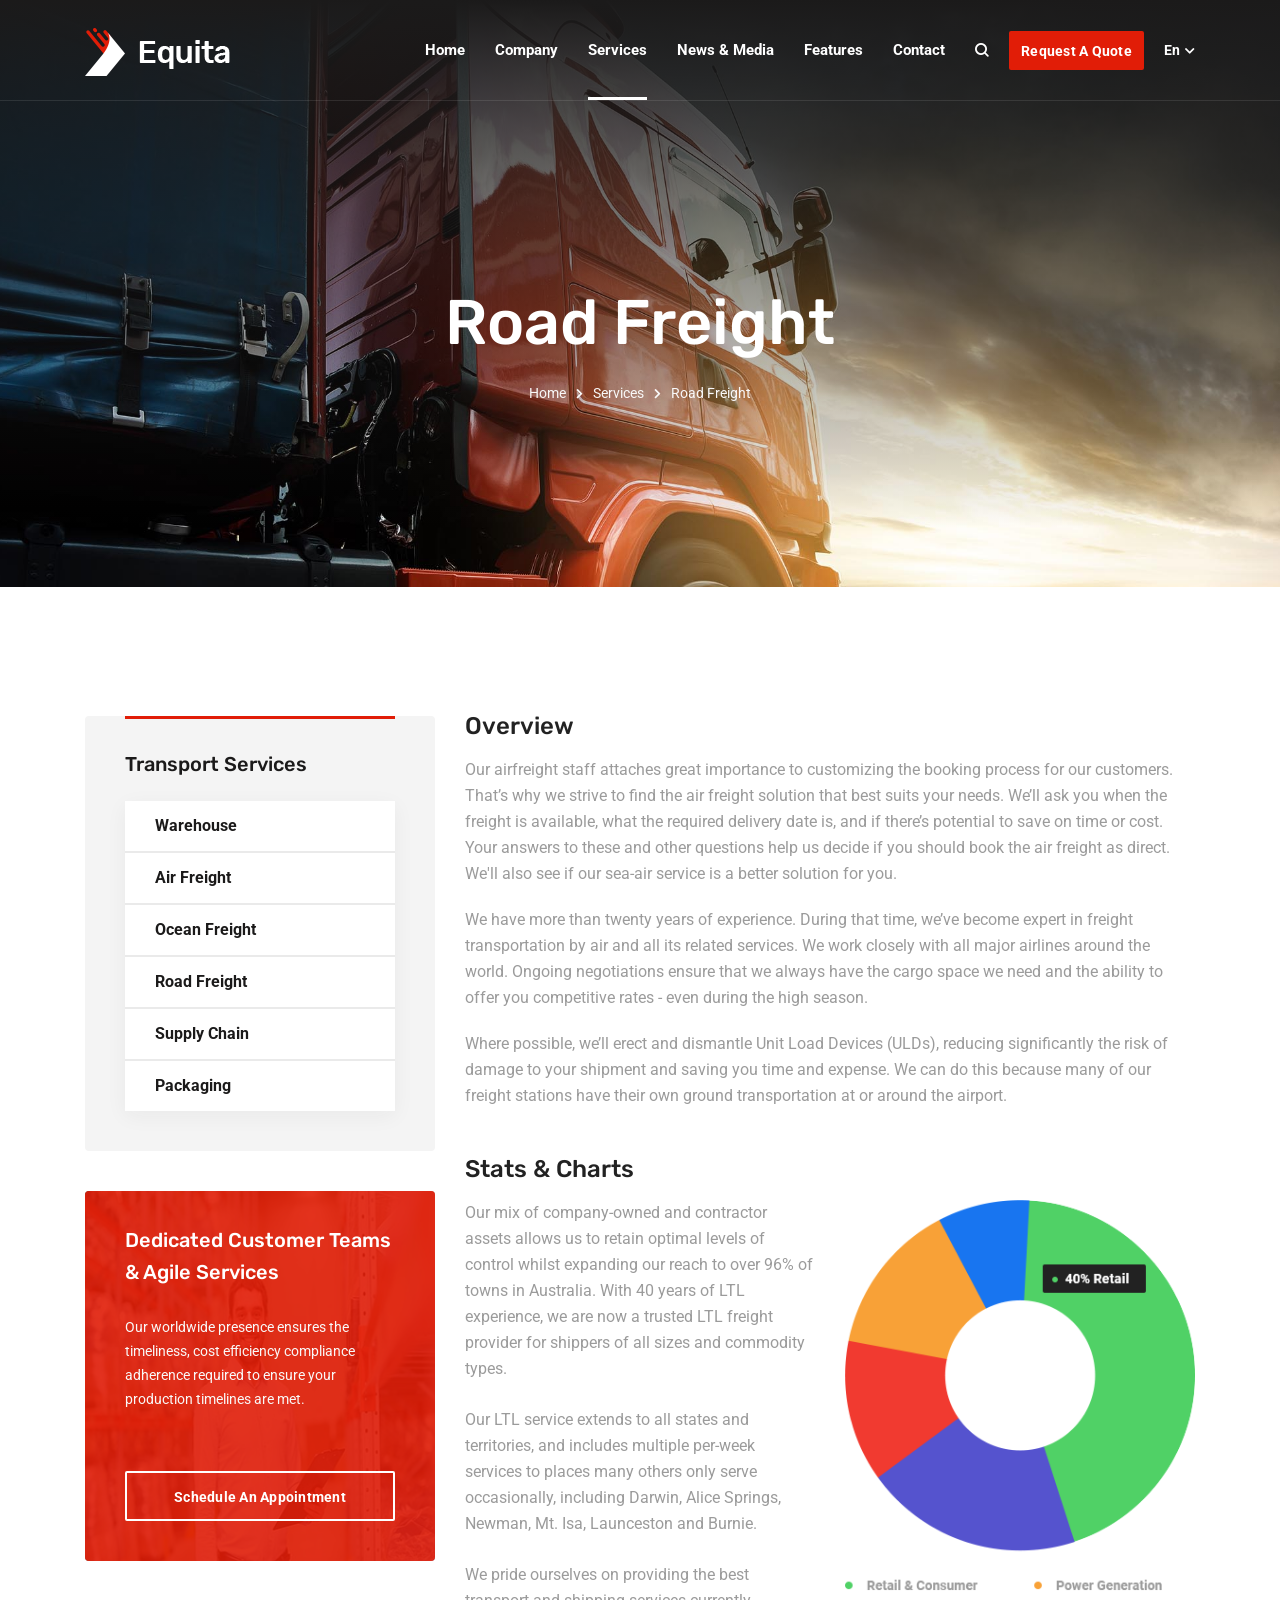
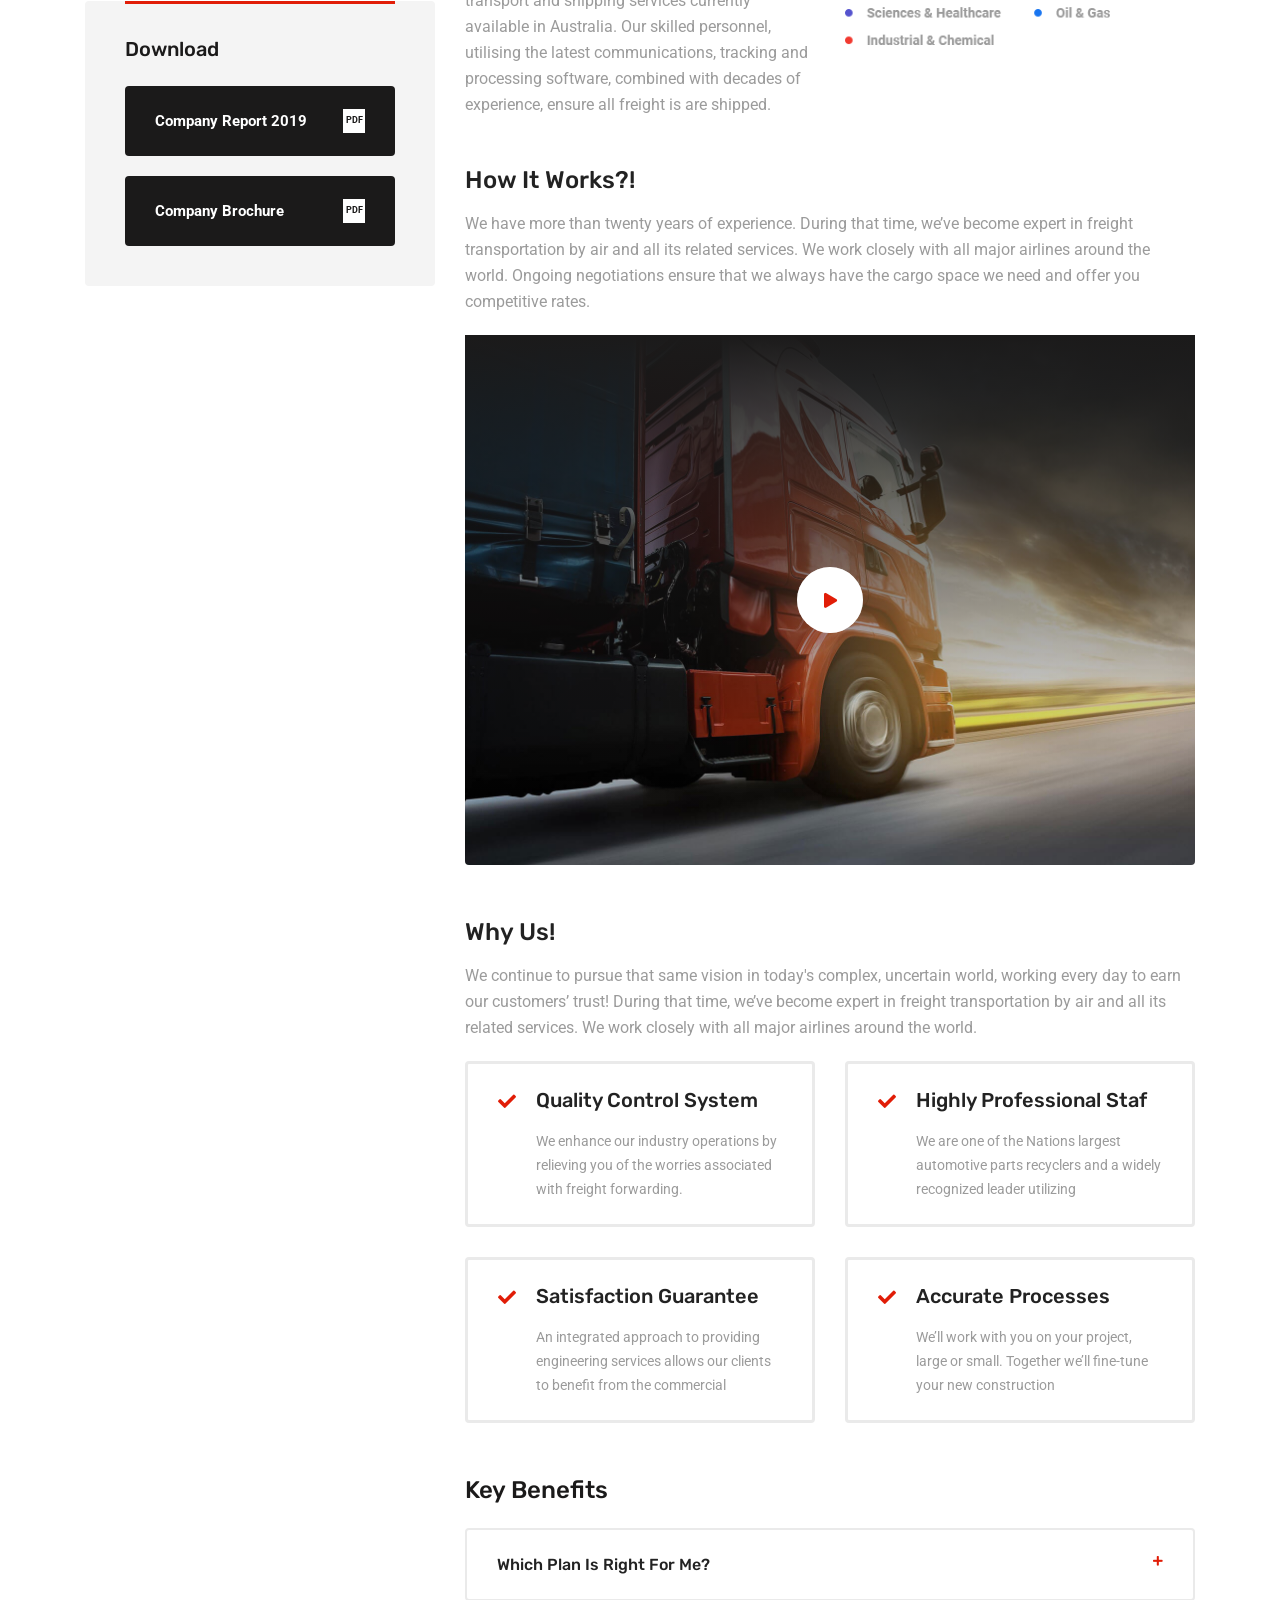
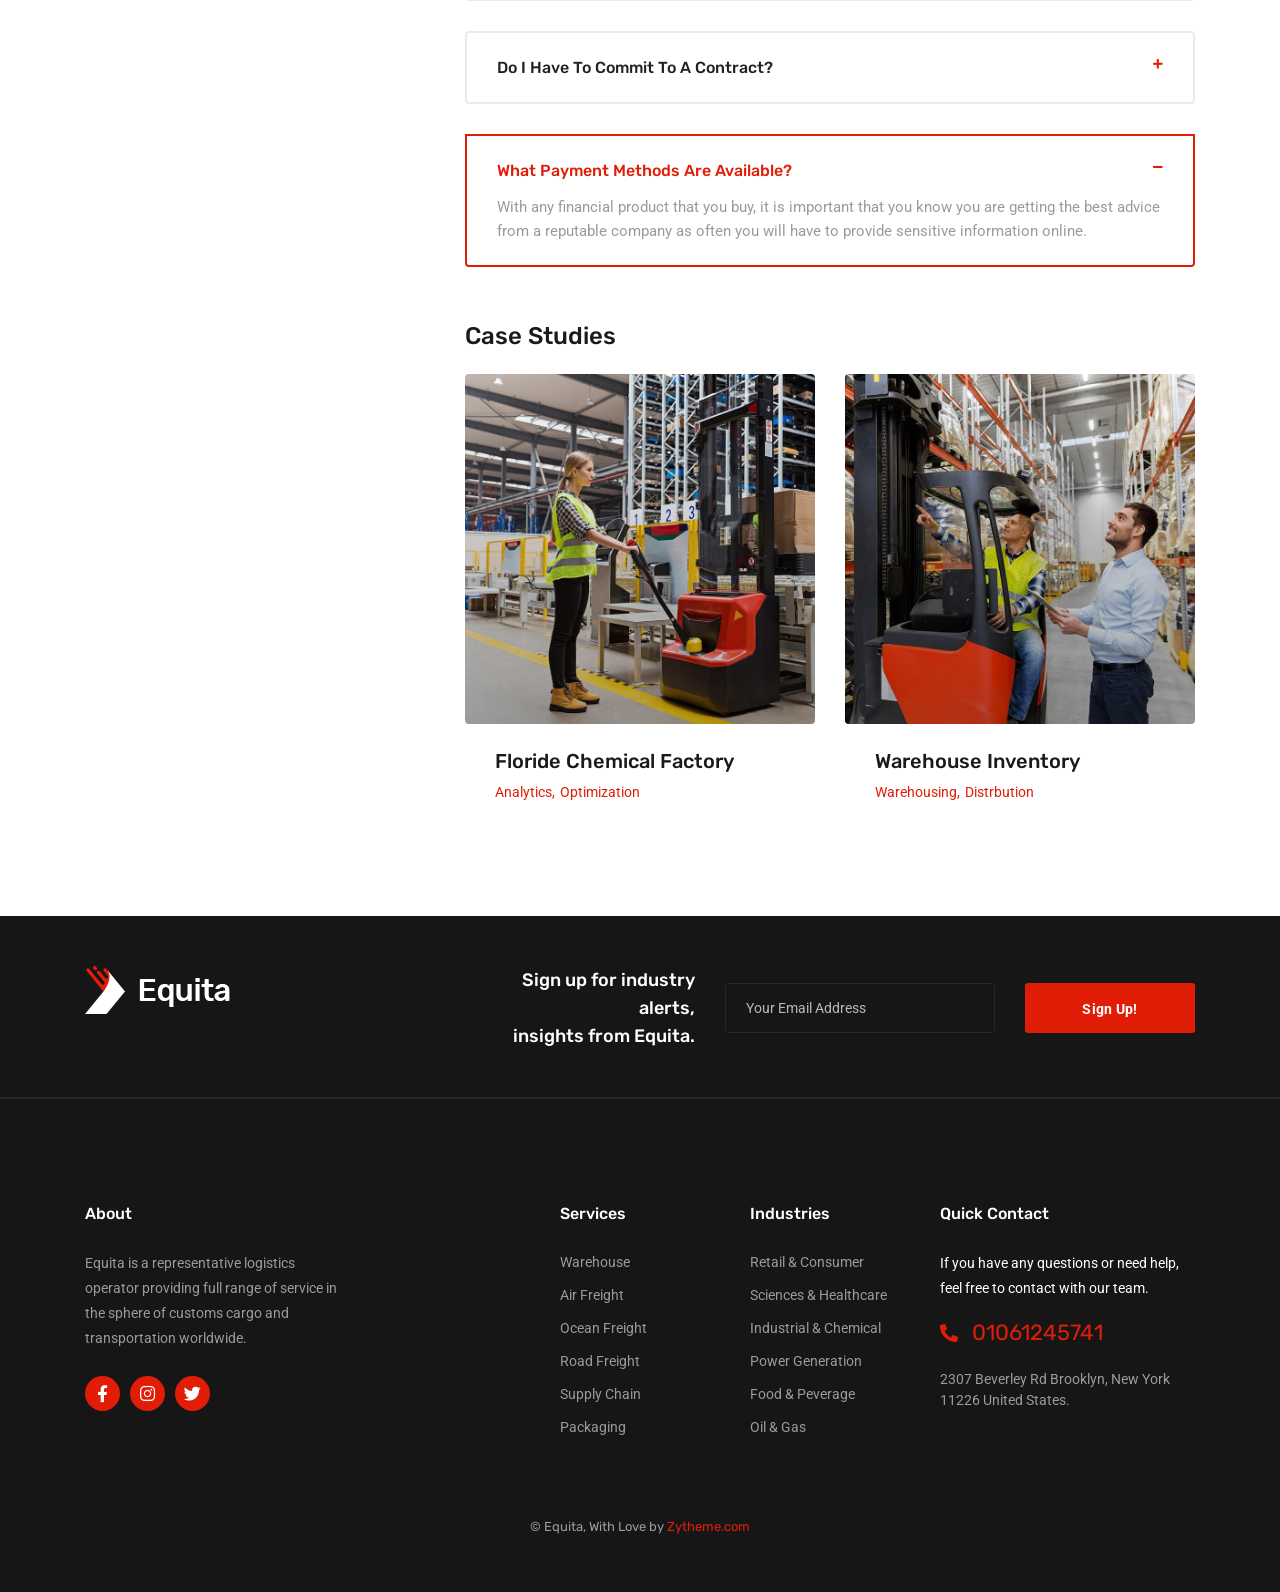
<file: raw/service/index.html>
<!DOCTYPE html><html dir="ltr" lang="en-US"><head>
    <meta charset="utf-8">
    <meta http-equiv="X-UA-Compatible" content="IE=edge">
    <meta name="author" content="Ayman Fikry">
    <meta name="viewport" content="width=device-width, initial-scale=1, maximum-scale=1">
    <meta name="description" content="Multi-purpose Business html5 template">
    <title>Road Freight - Equita Logistics Cargo HTML5 Template</title>
    <link href="images/favicon.png" rel="icon">
    <!--  Fonts ==
    -->
    <link rel="preconnect" href="https://fonts.gstatic.com">
    <link href="https://fonts.googleapis.com/css2?family=Roboto:ital,wght@0,400;0,700;1,400;1,700&amp;family=Rubik:ital,wght@0,400;0,500;0,700;1,400;1,500;1,700&amp;display=swap" rel="stylesheet">
    <!--  Stylesheets==
    -->
    <link href="css/vendor.min.css" rel="stylesheet">
    <link href="css/style.css" rel="stylesheet">
  </head>
  <body>
    <div class="preloader">
      <div class="loader-spinner">
        <div>
          <div></div>
          <div></div>
          <div></div>
          <div></div>
          <div></div>
          <div></div>
          <div></div>
          <div></div>
        </div>
      </div>
    </div>
    <!-- Document Wrapper-->
    <div class="wrapper clearfix" id="wrapperParallax">
      <!-- Start .header-1-->
      <header class="header header-1 header-transparent" id="navbar-spy">
        <nav class="navbar navbar-expand-lg  navbar-bordered navbar-sticky" id="primary-menu">
          <div class="container"><a class="navbar-brand" href="index.html"><img class="logo logo-light" src="images/logo-light.png" alt="Equita Logo"><img class="logo logo-dark" src="images/logo-dark.png" alt="Equita Logo"></a>
            <button class="navbar-toggler collapsed" type="button" data-toggle="collapse" data-target="#navbarContent" aria-controls="navbarContent" aria-expanded="false" aria-label="Toggle navigation"><span class="navbar-toggler-icon"></span></button>
            <!--  Collect the nav links, forms, and other content for toggling  -->
            <div class="collapse navbar-collapse" id="navbarContent">
                            <ul class="navbar-nav ml-auto">
                              <li class="nav-item has-dropdown"><a class="dropdown-toggle" href="#" data-toggle="dropdown"><span>Home</span></a>
                                              <ul class="dropdown-menu">
                                                <li class="nav-item"><a href="index.html"><span>Home main</span></a></li>
                                                <li class="nav-item"><a href="home-modern.html"><span>home modern</span></a></li>
                                                <li class="nav-item"><a href="home-classic.html"><span>home classic</span></a></li>
                                              </ul>
                              </li>
                              <li class="nav-item has-dropdown"><a class="dropdown-toggle" href="#" data-toggle="dropdown"><span>company</span></a>
                                              <ul class="dropdown-menu">
                                                <li class="nav-item"><a href="page-about.html"><span>about us</span></a></li>
                                                <li class="nav-item"><a href="page-core.html"><span>core values</span></a></li>
                                                <li class="nav-item"><a href="page-team.html"><span>leadership team</span></a></li>
                                                <li class="nav-item"><a href="page-locations.html"><span>global locations</span></a></li>
                                                <li class="nav-item"><a href="page-gallery.html"><span>our gallery</span></a></li>
                                                <li class="nav-item"><a href="page-awards.html"><span>awards &amp; recognition</span></a></li>
                                                <li class="nav-item"><a href="page-careers.html"><span>careers</span></a></li>
                                              </ul>
                              </li>
                              <li class="nav-item has-dropdown mega-dropdown active"><a class="dropdown-toggle" href="#" data-toggle="dropdown"><span>services</span></a>
                                <ul class="dropdown-menu">
                                  <li>
                                    <div class="row">
                                                    <div class="col col-md-6">
                                                      <h5 class="menu-head">transport services</h5>
                                                      <ul>
                                                                      <li class="nav-item"><a href="service-warehouse.html"><span>warehousing</span></a></li>
                                                                      <li class="nav-item"><a href="service-air-freight.html"><span>air freight</span></a></li>
                                                                      <li class="nav-item"><a href="service-ocean-freight.html"><span>ocean freight</span></a></li>
                                                                      <li class="nav-item current"><a href="service-road-freight.html"><span>road freight</span></a></li>
                                                                      <li class="nav-item"><a href="service-supply.html"><span>supply chain</span></a></li>
                                                                      <li class="nav-item"><a href="service-packaging.html"><span>packaging</span></a></li>
                                                      </ul>
                                                    </div>
                                                    <div class="col col-md-6">
                                                      <h5 class="menu-head">industry solutions</h5>
                                                      <ul>
                                                                      <li class="nav-item"><a href="industry-retail.html"><span>retail &amp; consumer</span></a></li>
                                                                      <li class="nav-item"><a href="industry-science.html"><span>sciences &amp; healthcare</span></a></li>
                                                                      <li class="nav-item"><a href="industry-chemical.html"><span>industrial &amp; chemical</span></a></li>
                                                                      <li class="nav-item"><a href="industry-power.html"><span>power generation</span></a></li>
                                                                      <li class="nav-item"><a href="industry-food.html"><span>food &amp; beverage</span></a></li>
                                                                      <li class="nav-item"><a href="industry-oil.html"><span>oil &amp; gas</span></a></li>
                                                      </ul>
                                                    </div>
                                    </div>
                                  </li>
                                </ul>
                              </li>
                              <li class="nav-item has-dropdown"><a class="dropdown-toggle" href="#" data-toggle="dropdown"><span>news &amp; media</span></a>
                                              <ul class="dropdown-menu">
                                                <li class="nav-item"><a href="blog-grid-fullwidth.html"><span>our blog</span></a></li>
                                                <li class="nav-item"><a href="blog-single-sidebar.html"><span>single blog post</span></a></li>
                                                <li class="nav-item"><a href="page-our-services.html"><span>our services</span></a></li>
                                                <li class="nav-item"><a href="case-studies-grid.html"><span>case studies grid</span></a></li>
                                                <li class="nav-item"><a href="case-studies-standard.html"><span>case studies standard</span></a></li>
                                                <li class="nav-item"><a href="case-study-single.html"><span>single case study</span></a></li>
                                              </ul>
                              </li>
                              <li class="nav-item has-dropdown"><a class="dropdown-toggle" href="#" data-toggle="dropdown"><span>features</span></a>
                                              <ul class="dropdown-menu">
                                                <li class="nav-item"><a href="request-quote.html"><span>request a quote</span></a></li>
                                                <li class="nav-item"><a href="track-shipment.html"><span>track &amp; trace</span></a></li>
                                                <li class="nav-item"><a href="find-location.html"><span>find a location</span></a></li>
                                                <li class="nav-item"><a href="faqs.html"><span>help &amp; fAQs</span></a></li>
                                              </ul>
                              </li>
                              <li class="nav-item"><a href="contact.html"><span>contact</span></a></li>
                            </ul>
              <div class="module-container">
                <!--  Start Module Search  -->
                <div class="module module-search float-left">
                  <div class="module-icon search-icon"><i class="icon-search"></i><span class="title">search</span></div>
                  <div class="module-content module-fullscreen module-search-box">
                    <div class="pos-vertical-center">
                      <div class="container">
                        <div class="row">
                          <div class="col-sm-12 col-md-12 col-lg-8 offset-lg-2">
                            <form class="form-search">
                              <input class="form-control" type="text" placeholder="type words then enter">
                              <button></button>
                            </form>
                            <!-- End .form-search -->
                          </div>
                          <!-- End .col-lg-8 -->
                        </div>
                        <!--  End .row-->
                      </div>
                      <!--  End .container-->
                    </div><a class="module-cancel" href="javascript:void(0)"><i class="fas fa-times"></i></a>
                  </div>
                </div>
                <!--  End .module-search-->
                <!-- Start .module-contact-->
                <div class="module-contact"><a class="btn btn--primary" href="javascript:void(0)">request a quote</a></div>
                <!-- Start .module-language-->
                <div class="module module-language">
                  <div class="selected"><span>en </span><i class="fas fa-chevron-down"></i></div>
                  <div class="lang-list">
                    <ul> 
                      <li> <a href="javascript:void(0)">english</a></li>
                      <li> <a href="javascript:void(0)">arabic</a></li>
                    </ul>
                  </div>
                </div>
              </div>
              <!-- End .module-container -->
            </div>
            <!--  End .navbar-collapse  -->
          </div>
          <!-- End .container-->
        </nav>
      </header>
      <!-- Start #page-title-->
      <section class="page-title page-title-3 bg-overlay bg-overlay-dark bg-parallax" id="page-title">
        <div class="bg-section"><img src="images/5.jpg" alt="Background"></div>
        <div class="container">
          <div class="row">
            <div class="col-12 col-lg-10 offset-lg-1">
              <div class="title text-center">
                <div class="title-heading">
                  <h1>Road freight </h1>
                </div>
                <div class="clearfix"></div>
                <ol class="breadcrumb justify-content-center">
                  <li class="breadcrumb-item"><a href="index.html">Home</a></li>
                  <li class="breadcrumb-item"><a href="">services</a></li>
                  <li class="breadcrumb-item active" aria-current="page">Road Freight</li>
                </ol>
              </div>
              <!-- End .title -->
            </div>
            <!-- End .col-lg-8 -->
          </div>
          <!-- End .row-->
        </div>
        <!-- End .container-->
      </section>
      <!-- End #page-title-->
      <!--
      ============================
      Services Single Section
      ============================
      -->
      <section class="service-single case-study case-study-2 pb-70" id="service-single">
        <div class="container">
          <div class="row">
            <!-- 
            ============================
            Sidebar Area
            ============================
            -->
            <div class="col-sm-12 col-md-12 col-lg-4 order-2 order-lg-0">
              <div class="sidebar sidebar-case-study">
                <!-- Start .widget-categories-->
                <div class="widget widget-categories">
                  <div class="widget-title">
                    <h5>transport services</h5>
                  </div>
                  <div class="widget-content">
                    <ul class="list-unstyled">
                      <li><a href="javascript:void(0)">warehouse</a></li>
                      <li><a href="javascript:void(0)">air freight</a></li>
                      <li><a href="javascript:void(0)">ocean freight</a></li>
                      <li><a href="javascript:void(0)">road freight</a></li>
                      <li><a href="javascript:void(0)">supply chain</a></li>
                      <li><a href="javascript:void(0)">packaging</a></li>
                    </ul>
                  </div>
                </div>
                <!-- End .widget-categories -->
                <!-- Start .widget-reservation-->
                <div class="widget widget-reservation"><img src="images/reservation.jpg" alt="Background Image">
                  <div class="widget-content">
                    <h5>Dedicated Customer Teams &amp;  Agile Services</h5>
                    <p>Our worldwide presence ensures the timeliness, cost efficiency compliance adherence required to ensure your production timelines are met.</p><a class="btn btn--transparent btn--inverse btn--block" href="javascript:void(0)">Schedule An Appointment</a>
                  </div>
                </div>
                <!-- End .widget-reservation-->
                <!-- Start .widget-download-->
                <div class="widget widget-download">
                  <div class="widget-title">
                    <h5>download</h5>
                  </div>
                  <div class="widget-content">
                    <ul class="list-unstyled">
                      <li><a href="javascript:void(0)"> <span>company report 2019</span><span class="icon">pdf</span></a></li>
                      <li><a href="javascript:void(0)"> <span>company brochure</span><span class="icon">pdf</span></a></li>
                    </ul>
                  </div>
                </div>
                <!-- End .widget-download-->
              </div>
            </div>
            <!-- End .col-lg-4 -->
            <div class="col-sm-12 col-md-12 col-lg-8">
              <!-- Start .case-study-entry-->
              <div class="case-study-entry">
                <div class="entry-content">
                  <div class="entry-bio">
                    <h5>overview</h5>
                    <p>Our airfreight staff attaches great importance to customizing the booking process for our customers. That’s why we strive to find the air freight solution that best suits your needs. We’ll ask you when the freight is available, what the required delivery date is, and if there’s potential to save on time or cost. Your answers to these and other questions help us decide if you should book the air freight as direct. We'll also see if our sea-air service is a better solution for you.</p>
                    <p>We have more than twenty years of experience. During that time, we’ve become expert in freight transportation by air and all its related services. We work closely with all major airlines around the world. Ongoing negotiations ensure that we always have the cargo space we need and the ability to offer you competitive rates - even during the high season.</p>
                    <p>Where possible, we’ll erect and dismantle Unit Load Devices (ULDs), reducing significantly the risk of damage to your shipment and saving you time and expense. We can do this because many of our freight stations have their own ground transportation at or around the airport. </p>
                  </div>
                  <div class="entry-bio entry-bio-2">
                    <h5>stats &amp; charts </h5>
                    <div class="row">
                      <div class="col-12 col-lg-6">
                        <p>Our mix of company-owned and contractor assets allows us to retain optimal levels of control whilst expanding our reach to over 96% of towns in Australia. With 40 years of LTL experience, we are now a trusted LTL freight provider for shippers of all sizes and commodity types.</p>
                        <p>
                           Our LTL service extends to all states and territories, and includes multiple per-week services to places many others only serve occasionally, including Darwin, Alice Springs, Newman, Mt. Isa, Launceston and Burnie.</p>
                        <p>
                           We pride ourselves on providing the best transport and shipping services currently available in Australia. Our skilled personnel, utilising the latest communications, tracking and processing software, combined with decades of experience, ensure all freight is are shipped.</p>
                      </div>
                      <div class="col-12 col-lg-6"> <img class="entry-chart" src="images/chart-2.png" alt="Chart image"></div>
                    </div>
                  </div>
                  <div class="entry-bio enty-bio-3">
                    <h5>how it works?!</h5>
                    <p>We have more than twenty years of experience. During that time, we’ve become expert in freight transportation by air and all its related services. We work closely with all major airlines around the world. Ongoing negotiations ensure that we always have the cargo space we need and offer you competitive rates.</p>
                  </div>
                  <div class="video video-1 bg-overlay bg-overlay-dark" id="video1">
                    <div class="bg-section"><img src="images/2.jpg" alt="background"></div>
                    <div class="player"><a class="popup-video" href="https://www.youtube.com/watch?v=7e90gBu4pas"> <i class="fas fa-play"></i></a></div>
                  </div>
                  <div class="entry-why">
                    <div class="entry-bio">
                      <h5>why us!</h5>
                      <p>We continue to pursue that same vision in today's complex, uncertain world, working every day to earn our customers’ trust! During that time, we’ve become expert in freight transportation by air and all its related services. We work closely with all major airlines around the world.</p>
                    </div>
                    <div class="row"> 
                      <div class="col-12 col-lg-6">
                        <div class="entry-bio entry-topic"> <i class="fas fa-check"></i>
                          <div class="entry-topic-body">
                            <h5>Quality Control System</h5>
                            <p>We enhance our industry operations by relieving you of the worries associated with freight forwarding.</p>
                          </div>
                        </div>
                      </div>
                      <div class="col-12 col-lg-6">
                        <div class="entry-bio entry-topic"> <i class="fas fa-check"></i>
                          <div class="entry-topic-body">
                            <h5>Highly Professional Staf</h5>
                            <p>We are one of the Nations largest automotive parts recyclers and a widely recognized leader utilizing  </p>
                          </div>
                        </div>
                      </div>
                      <div class="col-12 col-lg-6">
                        <div class="entry-bio entry-topic"> <i class="fas fa-check"></i>
                          <div class="entry-topic-body">
                            <h5>Satisfaction Guarantee</h5>
                            <p>An integrated approach to providing engineering services allows our clients to benefit from the commercial</p>
                          </div>
                        </div>
                      </div>
                      <div class="col-12 col-lg-6">
                        <div class="entry-bio entry-topic"> <i class="fas fa-check"></i>
                          <div class="entry-topic-body">
                            <h5>Accurate Processes</h5>
                            <p>We’ll work with you on your project, large or small. Together we’ll fine-tune your new construction</p>
                          </div>
                        </div>
                      </div>
                    </div>
                  </div>
                  <div class="accordion accordion-2" id="accordion01">
                    <div class="heading"> 
                      <h4 class="heading-title">key benefits</h4>
                    </div>
                    <div class="card">
                      <div class="card-heading"><a class="card-link collapsed" data-toggle="collapse" data-parent="#accordion01" href="#collapse01-1">Which Plan Is Right For Me? </a></div>
                      <div class="collapse" id="collapse01-1" data-parent="#accordion01">
                        <div class="card-body">With any financial product that you buy, it is important that you know you are getting the best advice from a reputable company as often you will have to provide sensitive information online.</div>
                      </div>
                    </div>
                    <div class="card">
                      <div class="card-heading"><a class="card-link collapsed" data-toggle="collapse" data-parent="#accordion01" href="#collapse01-2">Do I have to commit to a contract? </a></div>
                      <div class="collapse" id="collapse01-2" data-parent="#accordion01">
                        <div class="card-body">With any financial product that you buy, it is important that you know you are getting the best advice from a reputable company as often you will have to provide sensitive information online.</div>
                      </div>
                    </div>
                    <div class="card active-acc">
                      <div class="card-heading"><a class="card-link collapsed" data-toggle="collapse" data-parent="#accordion01" href="#collapse01-3">What Payment Methods Are Available? </a></div>
                      <div class="collapse show" id="collapse01-3" data-parent="#accordion01">
                        <div class="card-body">With any financial product that you buy, it is important that you know you are getting the best advice from a reputable company as often you will have to provide sensitive information online.</div>
                      </div>
                    </div>
                  </div>
                  <div class="case-study case-study-1">
                    <div class="heading">
                      <h4 class="heading-title">case studies </h4>
                    </div>
                    <div class="carousel owl-carousel" data-slide="2" data-slide-rs="1" data-autoplay="false" data-nav="false" data-dots="false" data-space="30" data-loop="true" data-speed="800">
                      <div class="case-item">
                        <div class="case-item-warp">
                          <div class="case-img"><img src="images/1.jpg" alt="work Item Image"></div>
                          <div class="case-content">
                            <div class="case-title">
                              <h4><a href="case-study-single.html">floride chemical factory</a></h4>
                            </div>
                            <div class="case-cat"><a href="javascript:void(0)">analytics</a><a href="javascript:void(0)">optimization</a></div>
                          </div>
                        </div>
                      </div>
                      <div class="case-item">
                        <div class="case-item-warp">
                          <div class="case-img"><img src="images/2_1.jpg" alt="work Item Image"></div>
                          <div class="case-content">
                            <div class="case-title">
                              <h4><a href="case-study-single.html">warehouse inventory</a></h4>
                            </div>
                            <div class="case-cat"><a href="javascript:void(0)">warehousing</a><a href="javascript:void(0)">distrbution</a></div>
                          </div>
                        </div>
                      </div>
                      <div class="case-item">
                        <div class="case-item-warp">
                          <div class="case-img"><img src="images/3.jpg" alt="work Item Image"></div>
                          <div class="case-content">
                            <div class="case-title">
                              <h4><a href="case-study-single.html">Minimize Manufacturing</a></h4>
                            </div>
                            <div class="case-cat"><a href="javascript:void(0)">logistics</a><a href="javascript:void(0)">analytics</a></div>
                          </div>
                        </div>
                      </div>
                      <div class="case-item">
                        <div class="case-item-warp">
                          <div class="case-img"><img src="images/4.jpg" alt="work Item Image"></div>
                          <div class="case-content">
                            <div class="case-title">
                              <h4><a href="case-study-single.html">floride chemical factory</a></h4>
                            </div>
                            <div class="case-cat"><a href="javascript:void(0)">analytics</a><a href="javascript:void(0)">optimization</a></div>
                          </div>
                        </div>
                      </div>
                      <div class="case-item">
                        <div class="case-item-warp">
                          <div class="case-img"><img src="images/5_1.jpg" alt="work Item Image"></div>
                          <div class="case-content">
                            <div class="case-title">
                              <h4><a href="case-study-single.html">warehouse inventory</a></h4>
                            </div>
                            <div class="case-cat"><a href="javascript:void(0)">warehousing</a><a href="javascript:void(0)">distrbution</a></div>
                          </div>
                        </div>
                      </div>
                      <div class="case-item">
                        <div class="case-item-warp">
                          <div class="case-img"><img src="images/6.jpg" alt="work Item Image"></div>
                          <div class="case-content">
                            <div class="case-title">
                              <h4><a href="case-study-single.html">Minimize Manufacturing</a></h4>
                            </div>
                            <div class="case-cat"><a href="javascript:void(0)">logistics</a><a href="javascript:void(0)">analytics</a></div>
                          </div>
                        </div>
                      </div>
                    </div>
                  </div>
                </div>
              </div>
              <!-- End .case-study-entry-->
            </div>
            <!-- End .col-lg-8-->
          </div>
          <!-- End .row-->
        </div>
        <!-- End .container-->
      </section>
      <!--
      ============================
      Footer #1
      ============================
      -->
      <footer class="footer footer-1">
        <div class="footer-top"> 
          <div class="container"> 
            <div class="row"> 
              <div class="col-12 col-lg-3 col-xl-4">
                <div class="footer-logo"><img class="footer-logo" src="images/logo-light.png" alt="logo"></div>
              </div>
              <div class="col-12 col-lg-9 col-xl-8">
                <div class="widget-newsletter">
                  <div class="widget-content">
                    <p>Sign up for industry alerts,<br>insights from Equita.</p>
                    <form class="form-newsletter mailchimp">
                      <input class="form-control" type="email" name="email" placeholder="Your Email Address">
                      <input class="btn btn--primary" type="submit" value="sign up!">
                      <div class="subscribe-alert"></div>
                    </form>
                  </div>
                </div>
              </div>
            </div>
          </div>
        </div>
        <div class="footer-center">
          <div class="container">
            <div class="row">
              <div class="col-sm-6 col-md-6 col-lg-3 footer-widget widget-about">
                <div class="footer-widget-title">
                  <h5>about</h5>
                </div>
                <div class="widget-content">
                  <p>Equita is a representative logistics operator providing full range of service in the sphere of customs cargo and transportation worldwide.</p>
                  <!-- Start .module-social-->
                  <div class="module module-social"><a class="share-facebook" href="javascript:void(0)"><i class="fab fa-facebook-f"> </i></a><a class="share-instagram" href="javascript:void(0)"><i class="fab fa-instagram"></i></a><a class="share-twitter" href="javascript:void(0)"><i class="fab fa-twitter"></i></a></div>
                  <!-- End .module-social-->
                </div>
              </div>
              <!--  End .col-lg-4 -->
              <div class="col-sm-6 col-md-6 col-lg-2 offset-lg-2 footer-widget widget-links">
                <div class="footer-widget-title">
                  <h5>services</h5>
                </div>
                <div class="widget-content">
                  <ul>
                    <li><a href="javascript:void(0)">warehouse</a></li>
                    <li><a href="javascript:void(0)">air freight</a></li>
                    <li><a href="javascript:void(0)">ocean freight</a></li>
                    <li><a href="javascript:void(0)">road freight</a></li>
                    <li><a href="javascript:void(0)">supply chain</a></li>
                    <li><a href="javascript:void(0)">packaging</a></li>
                  </ul>
                </div>
              </div>
              <!--  End .col-lg-2-->
              <div class="col-sm-6 col-md-6 col-lg-2 footer-widget widget-links">
                <div class="footer-widget-title">
                  <h5>industries</h5>
                </div>
                <div class="widget-content">
                  <ul>
                    <li><a href="javascript:void(0)">retail &amp; consumer</a></li>
                    <li><a href="javascript:void(0)">sciences &amp; healthcare</a></li>
                    <li><a href="javascript:void(0)">industrial &amp; chemical</a></li>
                    <li><a href="javascript:void(0)">power generation</a></li>
                    <li><a href="javascript:void(0)">food &amp; peverage</a></li>
                    <li><a href="javascript:void(0)">oil &amp; gas</a></li>
                  </ul>
                </div>
              </div>
              <!--  End .col-lg-2-->
              <div class="col-sm-6 col-md-6 col-lg-3 footer-widget widget-contact">
                <div class="footer-widget-title">
                  <h5>quick contact</h5>
                </div>
                <div class="widget-content">
                  <p>If you have any questions or need help, feel free to contact with our team.</p>
                  <ul> 
                    <li class="phone"><a href="tel:+01061245741"><i class="fas fa-phone-alt"></i> 01061245741</a></li>
                    <li class="address"><a href="javascript:void(0)">2307 Beverley Rd Brooklyn, New York 11226 United States.</a></li>
                  </ul>
                </div>
              </div>
              <!--  End .col-lg-2-->
            </div>
            <div class="clearfix"></div>
          </div>
          <!--  End .container-->
        </div>
        <!--  End .footer-center-->
        <div class="footer-bottom">
          <div class="row">
            <div class="col-md-12 col-md-12 text--center footer-copyright">
              <div class="copyright"><span>© Equita, With Love by</span><a href="https://1.envato.market/kP9BV"> Zytheme.com</a></div>
            </div>
          </div>
          <!--  End .row-->
        </div>
        <!--  End .footer-bottom-->
      </footer>
      <div class="backtop" id="back-to-top"><i class="fas fa-chevron-up"></i></div>
    </div>
    <!--  Footer Scripts==
    -->
    <script src="js/jquery-3.4.1.min.js"></script>
    <script src="js/vendor.min.js"></script>
    <script src="js/functions.js"></script>
  
</body></html>
</file>
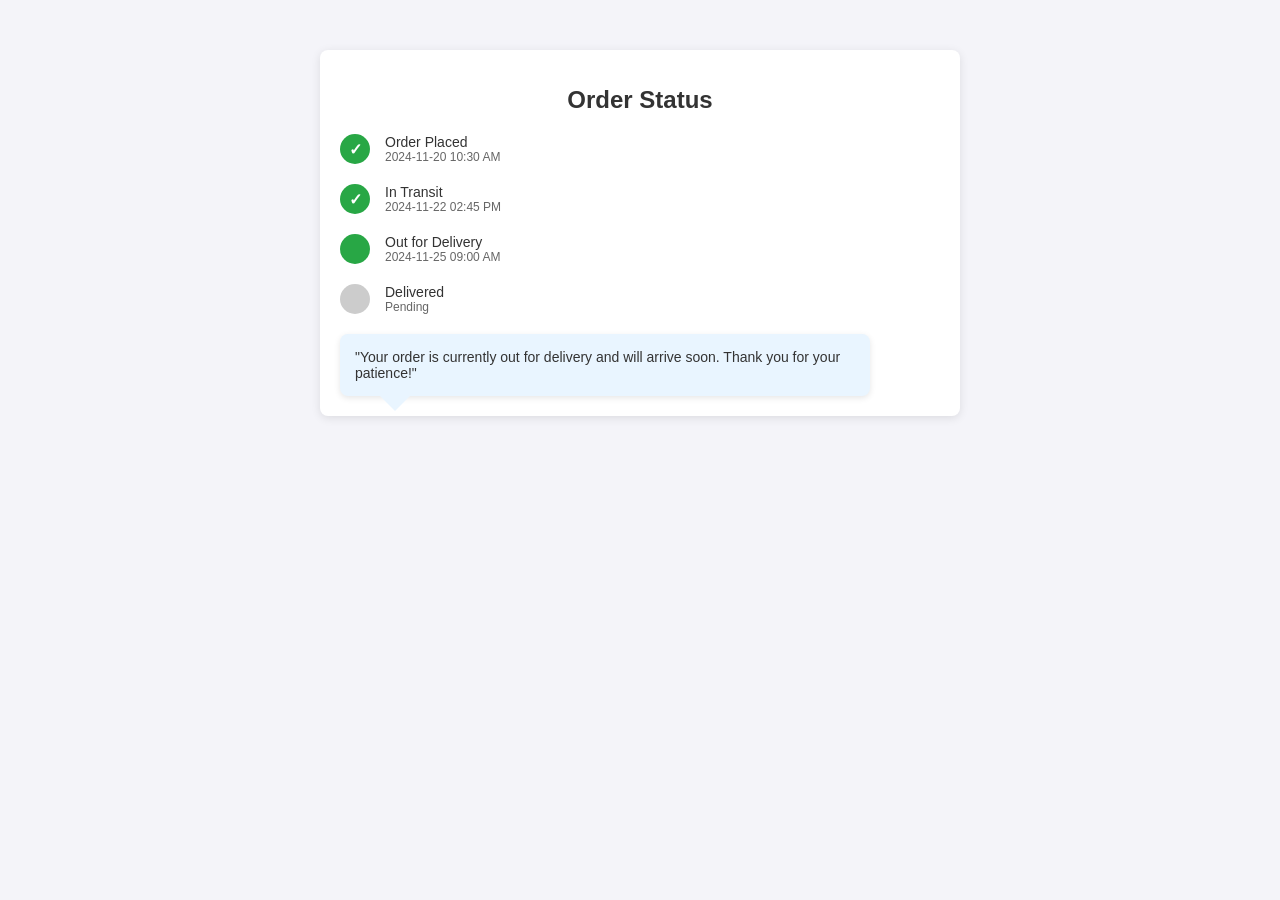
<file: templates/account/delete.html>
<!DOCTYPE html>
<html lang="en">
<head>
    <meta charset="UTF-8">
    <meta name="viewport" content="width=device-width, initial-scale=1.0">
    <title>Order Status with Comment</title>
    <style>
        body {
            font-family: Arial, sans-serif;
            margin: 0;
            padding: 0;
            background-color: #f4f4f9;
        }
        .tracking-container {
            max-width: 600px;
            margin: 50px auto;
            background: #fff;
            padding: 20px;
            border-radius: 8px;
            box-shadow: 0 2px 10px rgba(0, 0, 0, 0.1);
            position: relative;
        }
        .tracking-header {
            text-align: center;
            margin-bottom: 20px;
        }
        .tracking-header h1 {
            font-size: 24px;
            color: #333;
        }
        .steps {
            display: flex;
            flex-direction: column;
            gap: 20px;
        }
        .step {
            display: flex;
            align-items: center;
        }
        .step .circle {
            width: 30px;
            height: 30px;
            border-radius: 50%;
            background: #ccc;
            display: flex;
            justify-content: center;
            align-items: center;
            margin-right: 15px;
            color: #fff;
            font-weight: bold;
        }
        .step.active .circle {
            background: #28a745;
        }
        .step.complete .circle {
            background: #28a745;
        }
        .step.complete .circle::after {
            content: '\2713'; /* Checkmark symbol */
            font-size: 16px;
        }
        .step .content {
            display: flex;
            flex-direction: column;
        }
        .step .label {
            font-size: 14px;
            color: #333;
        }
        .step .date-time {
            font-size: 12px;
            color: #666;
        }
        .comment-card {
            position: relative;
            background: #e9f5ff;
            padding: 15px;
            border-radius: 8px;
            box-shadow: 0 2px 6px rgba(0, 0, 0, 0.1);
            margin-top: 20px;
            max-width: 500px;
        }
        .comment-card::before {
            content: "";
            position: absolute;
            bottom: -15px;
            left: 40px;
            width: 0;
            height: 0;
            border-style: solid;
            border-width: 15px 15px 0 15px;
            border-color: #e9f5ff transparent transparent transparent;
        }
        .comment-card p {
            margin: 0;
            color: #333;
            font-size: 14px;
        }
    </style>
</head>
<body>
    <div class="tracking-container">
        <div class="tracking-header">
            <h1>Order Status</h1>
        </div>
        <div class="steps">
            <div class="step complete">
                <div class="circle"></div>
                <div class="content">
                    <div class="label">Order Placed</div>
                    <div class="date-time">2024-11-20 10:30 AM</div>
                </div>
            </div>
            <div class="step complete">
                <div class="circle"></div>
                <div class="content">
                    <div class="label">In Transit</div>
                    <div class="date-time">2024-11-22 02:45 PM</div>
                </div>
            </div>
            <div class="step active">
                <div class="circle"></div>
                <div class="content">
                    <div class="label">Out for Delivery</div>
                    <div class="date-time">2024-11-25 09:00 AM</div>
                </div>
            </div>
            <div class="step">
                <div class="circle"></div>
                <div class="content">
                    <div class="label">Delivered</div>
                    <div class="date-time">Pending</div>
                </div>
            </div>
        </div>
        <div class="comment-card">
            <p>"Your order is currently out for delivery and will arrive soon. Thank you for your patience!"</p>
        </div>
    </div>
</body>
</html>
</file>
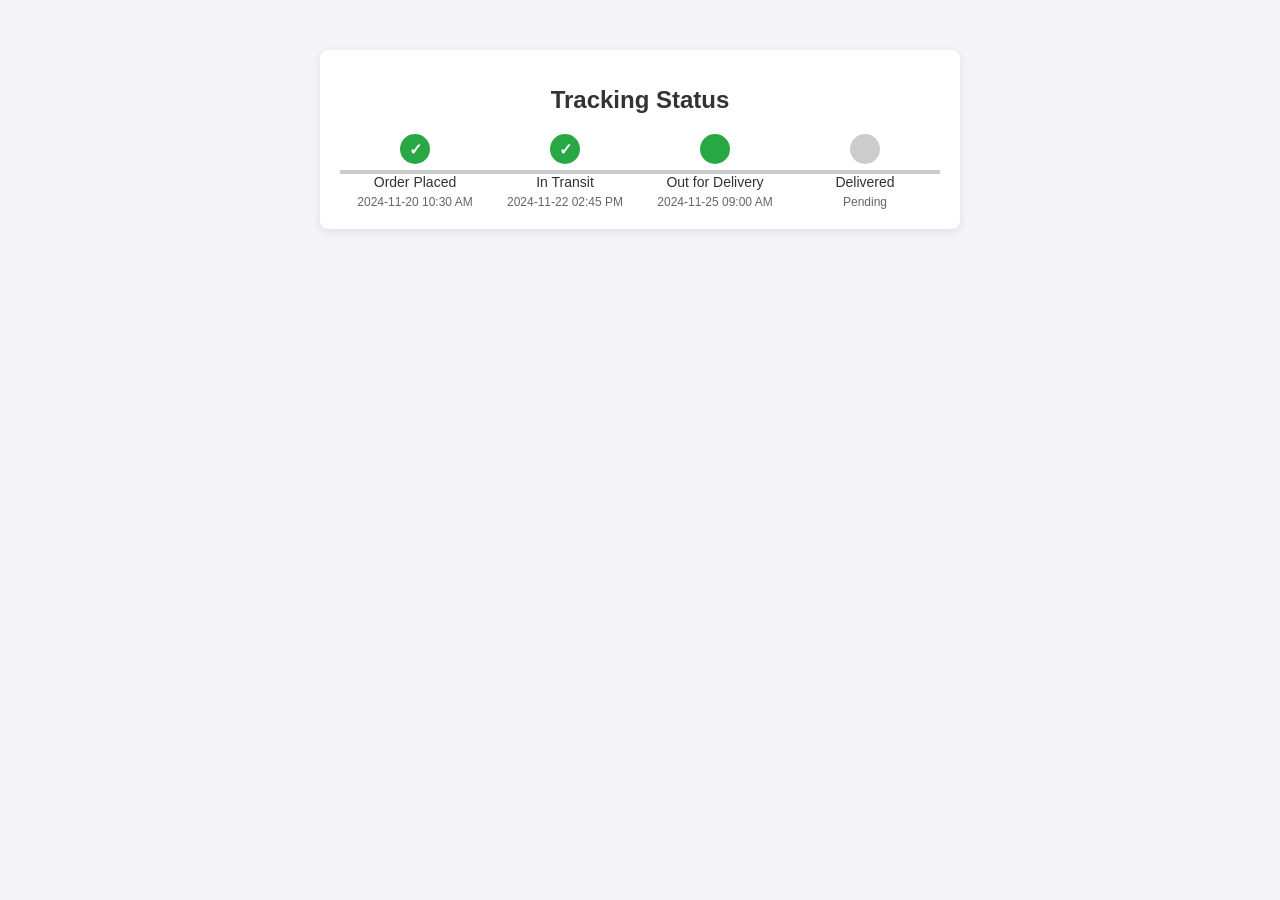
<file: templates/account/westy.html>
<!DOCTYPE html>
<html lang="en">
<head>
    <meta charset="UTF-8">
    <meta name="viewport" content="width=device-width, initial-scale=1.0">
    <title>Tracking Status</title>
    <style>
        body {
            font-family: Arial, sans-serif;
            margin: 0;
            padding: 0;
            background-color: #f4f4f9;
        }
        .tracking-container {
            max-width: 600px;
            margin: 50px auto;
            background: #fff;
            padding: 20px;
            border-radius: 8px;
            box-shadow: 0 2px 10px rgba(0, 0, 0, 0.1);
        }
        .tracking-header {
            text-align: center;
            margin-bottom: 20px;
        }
        .tracking-header h1 {
            font-size: 24px;
            color: #333;
        }
        .steps {
            display: flex;
            justify-content: space-between;
            align-items: center;
            position: relative;
        }
        .steps::before {
            content: "";
            position: absolute;
            top: 50%;
            left: 0;
            right: 0;
            height: 4px;
            background: #ccc;
            transform: translateY(-50%);
            z-index: 1;
        }
        .step {
            position: relative;
            z-index: 2;
            text-align: center;
            flex: 1;
        }
        .step .circle {
            width: 30px;
            height: 30px;
            border-radius: 50%;
            background: #ccc;
            display: flex;
            justify-content: center;
            align-items: center;
            margin: 0 auto;
            color: #fff;
            font-weight: bold;
        }
        .step.active .circle {
            background: #28a745;
        }
        .step.complete .circle {
            background: #28a745;
        }
        .step.complete .circle::after {
            content: '\2713'; /* Checkmark symbol */
            font-size: 16px;
        }
        .step .label {
            margin-top: 10px;
            font-size: 14px;
            color: #333;
        }
        .step .date-time {
            margin-top: 5px;
            font-size: 12px;
            color: #666;
        }
    </style>
</head>
<body>
    <div class="tracking-container">
        <div class="tracking-header">
            <h1>Tracking Status</h1>
        </div>
        <div class="steps">
            <div class="step complete">
                <div class="circle"></div>
                <div class="label">Order Placed</div>
                <div class="date-time">2024-11-20 10:30 AM</div>
            </div>
            <div class="step complete">
                <div class="circle"></div>
                <div class="label">In Transit</div>
                <div class="date-time">2024-11-22 02:45 PM</div>
            </div>
            <div class="step active">
                <div class="circle"></div>
                <div class="label">Out for Delivery</div>
                <div class="date-time">2024-11-25 09:00 AM</div>
            </div>
            <div class="step">
                <div class="circle"></div>
                <div class="label">Delivered</div>
                <div class="date-time">Pending</div>
            </div>
        </div>
    </div>
</body>
</html>
</file>
<file: raw/css/style.css>
/*-----------------------------------------------------------------------------------

	Theme Name: Equita
	Theme URI: http://themeforest.net/user/zytheme
	Description: Equita is a pixel perfect logistics cargo html5 tempalte  based on designed with great attention to details, flexibility and performance. It is ultra professional, smooth and sleek, with a clean modern layout.
	Author: zytheme
	Author URI: http://themeforest.net/user/zytheme
	Version: 1.0

-----------------------------------------------------------------------------------*/
/*!
// Contents
// ------------------------------------------------>

	1.  Global Styles
	2.  Typography
	3.	Color
	4.	Align
	5.	Grid
	6.	Blockquotes
	7.	Background
	8.	Breadcrumbs
	9.	Buttons
	10. Forms
	11. Icons
	12. List
	13. Tabs
	14. Accordions
	15. Pagination
	16. Alert
	17. Backtop
	18. Misc
	19. Header
	20. Menu
	21. Module
	22. Topbar
	23. Page Title
	24. Carousel
	25. Hero
	26. Blog
	27. Work
	28. Cases
	29. Sidebar
	30. About
	31. Awards
	32. Careers
	33. Topbar
	34. Page Title
	35. Carousel
	36. Heading
	37. Hero
	38. Blog
	39. Work
	40. Cases
	41. Sidebar
	42. About
	43. Awards
	44. Careers
	45. Features
	46. Team
	47. Contact
	48. Clients
	49. Testimonial
	50. Video
	51. Counters
	52. Action
	53. 404
	54. Services
	55. Footer


/*
WARNING! DO NOT EDIT THIS FILE!

To make it easy to update your theme, you should not edit the styles in this file. Instead use 
the custom.css file to add your styles. You can copy a style from this file and paste it in 
custom.css and it will override the style in this file. You have been warned! :)
*/
/*------------------------------------*\
		#RESET
\*------------------------------------*/
*,
h1,
h2,
h3,
h4,
h5,
h6,
p,
ul,
a,
dl,
dt,
dd,
ol,
ul,
li {
	list-style: none;
	margin    : 0;
	padding   : 0;
}

*,
:active,
:focus {
	outline: none !important;
}

ul,
ol {
	list-style: none;
}

textarea {
	resize: none;
}

::-moz-selection {
	text-shadow: none;
}

::selection {
	text-shadow: none;
}

::-moz-selection {
	text-shadow: none;
}

::-webkit-selection {
	text-shadow: none;
}

.form-control {
	-webkit-box-shadow: none;
	box-shadow        : none;
}

button {
	background-color  : transparent;
	-webkit-box-shadow: none;
	box-shadow        : none;
	border            : none;
	outline           : none;
	padding           : 0;
}

textarea {
	resize: none;
}

/*------------------------------------*\
		#GLOBAL STYLES
\*------------------------------------*/
body,
html {
	overflow-x: hidden;
}

body {
	background-color: #ffffff;
	font-family     : "Roboto", sans-serif;
	font-size       : 14px;
	font-weight     : 400;
	color           : #9b9b9b;
	margin          : 0;
}

.wrapper {
	background-color: #ffffff;
}

.wrapper.sidearea-active .sidearea-overlay::before {
	visibility: visible;
	opacity   : 1;
	right     : 0;
}

::-moz-selection {
	background-color: #e11d07;
	color           : #ffffff;
	text-shadow     : none;
}

::selection {
	background-color: #e11d07;
	color           : #ffffff;
	text-shadow     : none;
}

a {
	color             : #e11d07;
	-webkit-transition: all 300ms ease-in-out;
	-o-transition     : all 300ms ease-in-out;
	transition        : all 300ms ease-in-out;
}

a:hover {
	color          : #b01705;
	text-decoration: none;
}

textarea {
	resize: none;
}

.fullscreen {
	height: 100vh !important;
}

section {
	background-color: #ffffff;
	padding         : 130px 0;
	overflow        : hidden;
}

@media only screen and (max-width: 767px) {
	section {
		padding: 70px 0;
	}
}

hr {
	background-color: #eaeaea;
	border-color    : #eaeaea;
	margin          : 0;
}

/* Medium Devices, Desktops */
@media only screen and (max-width: 992px) {
	.fullscreen {
		height: auto !important;
	}
}

/*------------------------------------*\
		#TYPOGRAPHY
\*------------------------------------*/
/* Heading Text */
.h1,
.h2,
.h3,
.h4,
.h5,
.h6,
h1,
h2,
h3,
h4,
h5,
h6 {
	color      : #1b1a1a;
	font-family: "Rubik", sans-serif;
	font-weight: 700;
	margin     : 0 0 28px;
	line-height: 1;
}

.h1,
h1 {
	font-size: 52px;
}

.h2,
h2 {
	font-size: 42px;
}

.h3,
h3 {
	font-size: 38px;
}

.h4,
h4 {
	font-size: 28px;
}

.h5,
h5 {
	font-size: 24px;
}

.h6,
h6 {
	font-size: 18px;
}

p {
	font-family: "Roboto", sans-serif;
	color      : #9b9b9b;
	font-size  : 16px;
	font-weight: 400;
	line-height: 28px;
}

.lead {
	font-size  : 16px;
	line-height: 1.8;
}

/* Aligning Text */
.text--left {
	text-align: left !important;
}

.text--right {
	text-align: right !important;
}

.text--center {
	text-align: center !important;
}

.text--just {
	text-align: justify !important;
}

.align--top {
	vertical-align: top;
}

.align--bottom {
	vertical-align: bottom;
}

.align--middle {
	vertical-align: middle;
}

.align--baseline {
	vertical-align: baseline;
}

/* Weight Text */
.bold {
	font-weight: bold !important;
}

.regular {
	font-weight: normal !important;
}

.medium {
	font-weight: 500 !important;
}

.italic {
	font-style: normal;
}

.break-word {
	word-wrap: break-word;
}

.no-wrap {
	white-space: nowrap;
}

/* Text Color */
.text-white {
	color: #ffffff !important;
}

.text-gray {
	color: #f9f9f9 !important;
}

.text-black {
	color: #1b1a1a;
}

.text-theme {
	color: #e11d07 !important;
}

.text--capitalize {
	text-transform: capitalize !important;
}

.text--uppercase {
	text-transform: uppercase !important;
}

.font-heading {
	font-family: "Rubik", sans-serif;
}

.font-heading {
	font-family: "Rubik", sans-serif;
}

.font-18 {
	font-size: 24px;
}

.font-16 {
	font-size: 16px;
}

.font-20 {
	font-size: 20px;
}

.font-40 {
	font-size: 40px;
}

/* Custom, iPhone Retina */
@media only screen and (min-width: 320px) and (max-width: 767px) {
	text-center-xs {
		text-align: center !important;
	}
}

/* Small Devices, Tablets */
@media only screen and (min-width: 768px) and (max-width: 991px) {
	text-center-sm {
		text-align: center !important;
	}
}

.higlighted-style1 {
	background-color: #e11d07;
	color           : #ffffff;
	padding         : 5px 0;
}

.higlighted-style2 {
	background-color: #1b1a1a;
	color           : #ffffff;
	padding         : 5px 0;
}

.higlighted-style3 {
	background-color: #f9f9f9;
	color           : #e11d07;
	padding         : 5px 0;
}

/*------------------------------------*\
		#COLORS
\*------------------------------------*/
.color-heading {
	color: #1b1a1a !important;
}

.color-theme {
	color: #e11d07 !important;
}

.color-white {
	color: #ffffff !important;
}

.color-gray {
	color: #f9f9f9 !important;
}

/*------------------------------------*\
		#Align
\*------------------------------------*/
address,
blockquote,
dd,
dl,
fieldset,
form,
ol,
p,
pre,
table,
ul {
	margin-bottom: 20px;
}

/* All margin */
.m-0 {
	margin: 0 !important;
}

.m-xs {
	margin: 10px;
}

.m-sm {
	margin: 20px;
}

.m-md {
	margin: 40px;
}

.m-lg {
	margin: 80px;
}

/* top margin */
.mt-0 {
	margin-top: 0;
}

.mt-xs {
	margin-top: 10px;
}

.mt-10 {
	margin-top: 10px !important;
}

.mt-15 {
	margin-top: 15px !important;
}

.mt-20 {
	margin-top: 20px !important;
}

.mt-30 {
	margin-top: 30px !important;
}

.mt-40 {
	margin-top: 40px !important;
}

.mt-50 {
	margin-top: 50px !important;
}

.mt-60 {
	margin-top: 60px;
}

.mt-70 {
	margin-top: 70px !important;
}

.mt-80 {
	margin-top: 80px !important;
}

.mt-90 {
	margin-top: 90px !important;
}

.mt-100 {
	margin-top: 100px !important;
}

.mt-150 {
	margin-top: 150px;
}

/* bottom margin */
.mb-0 {
	margin-bottom: 0 !important;
}

.mb-15 {
	margin-bottom: 15px;
}

.mb-10 {
	margin-bottom: 10px !important;
}

.mb-20 {
	margin-bottom: 20px !important;
}

.mb-25 {
	margin-bottom: 25px !important;
}

.mb-30 {
	margin-bottom: 30px !important;
}

.mb-40 {
	margin-bottom: 40px !important;
}

.mb-45 {
	margin-bottom: 45px !important;
}

.mb-50 {
	margin-bottom: 50px !important;
}

.mb-55 {
	margin-bottom: 50px !important;
}

.mb-40 {
	margin-bottom: 40px !important;
}

.mb-60 {
	margin-bottom: 60px !important;
}

.mb-70 {
	margin-bottom: 70px !important;
}

.mb-80 {
	margin-bottom: 80px !important;
}

.mb-90 {
	margin-bottom: 90px !important;
}

.mb-100 {
	margin-bottom: 100px !important;
}

.mb-120 {
	margin-bottom: 120px !important;
}

.mb-150 {
	margin-bottom: 150px !important;
}

/* right margin */
.mr-0 {
	margin-right: 0;
}

.mr-25 {
	margin-right: 25px !important;
}

.mr-30 {
	margin-right: 30px !important;
}

.mr-50 {
	margin-right: 50px;
}

.mr-60 {
	margin-right: 60px;
}

.mr-150 {
	margin-right: 150px;
}

/* left margin */
.ml-0 {
	margin-left: 0;
}

.ml-xs {
	margin-left: 10px;
}

.ml-sm {
	margin-left: 20px;
}

.ml-md {
	margin-left: 40px;
}

.ml-lg {
	margin-left: 80px;
}

.ml-30 {
	margin-left: 30px !important;
}

.ml-50 {
	margin-left: 50px;
}

.ml-60 {
	margin-left: 60px;
}

.ml-150 {
	margin-left: 150px;
}

/* All padding */
.p-0 {
	padding: 0 !important;
}

.p-xs {
	padding: 10px;
}

.p-sm {
	padding: 20px;
}

.p-md {
	padding: 40px;
}

.p-lg {
	padding: 80px;
}

/* top padding */
.pt-0 {
	padding-top: 0 !important;
}

.pt-30 {
	padding-top: 30px !important;
}

.pt-40 {
	padding-top: 40px !important;
}

.pt-50 {
	padding-top: 50px !important;
}

.pt-60 {
	padding-top: 60px !important;
}

.pt-70 {
	padding-top: 70px !important;
}

.pt-80 {
	padding-top: 80px !important;
}

.pt-90 {
	padding-top: 90px !important;
}

.pt-100 {
	padding-top: 100px !important;
}

.pt-130 {
	padding-top: 130px !important;
}

.pt-150 {
	padding-top: 150px !important;
}

.pt-180 {
	padding-top: 180px !important;
}

/* bottom padding */
.pb-0 {
	padding-bottom: 0 !important;
}

.pb-20 {
	padding-bottom: 20px !important;
}

.pb-30 {
	padding-bottom: 30px !important;
}

.pb-40 {
	padding-bottom: 40px !important;
}

.pb-50 {
	padding-bottom: 50px !important;
}

.pb-60 {
	padding-bottom: 60px !important;
}

.pb-70 {
	padding-bottom: 70px !important;
}

.pb-80 {
	padding-bottom: 80px !important;
}

.pb-85 {
	padding-bottom: 85px !important;
}

.pb-90 {
	padding-bottom: 90px !important;
}

.pb-100 {
	padding-bottom: 100px !important;
}

.pb-130 {
	padding-bottom: 130px !important;
}

.pb-150 {
	padding-bottom: 150px !important;
}

/* right padding */
.pr-0 {
	padding-right: 0;
}

.pr-xs {
	padding-right: 10px;
}

.pr-sm {
	padding-right: 20px;
}

.pr-md {
	padding-right: 40px;
}

.pr-lg {
	padding-right: 80px;
}

.pr-15 {
	padding-right: 15px !important;
}

.pr-30 {
	padding-right: 30px !important;
}

.pr-50 {
	padding-right: 50px;
}

.pr-60 {
	padding-right: 60px;
}

.pr-100 {
	padding-right: 100px !important;
}

.pr-150 {
	padding-right: 150px;
}

/* left padding */
.pl-0 {
	padding-left: 0;
}

.pl-30 {
	padding-left: 30px;
}

.pl-50 {
	padding-left: 50px;
}

.pl-60 {
	padding-left: 60px;
}

.pl-70 {
	padding-left: 70px;
}

.pl-100 {
	padding-left: 100px !important;
}

.pl-150 {
	padding-left: 150px;
}

/* Postions */
.fixed {
	position: fixed;
}

.relative {
	position: relative;
}

.absolute {
	position: absolute;
}

.static {
	position: static;
}

/* Zindex*/
.zindex-1 {
	z-index: 1;
}

.zindex-2 {
	z-index: 2;
}

.zindex-3 {
	z-index: 3;
}

/* Borders */
.border-all {
	border: 1px solid #e11d07;
}

.border-top {
	border-top: 1px solid #e11d07;
}

.border-bottom {
	border-bottom: 1px solid #e11d07;
}

.border-right {
	border-right: 1px solid #e11d07;
}

.border-left {
	border-left: 1px solid #e11d07;
}

/* Display */
.inline {
	display: inline;
}

.block {
	display: block;
}

.inline-block {
	display: inline-block;
}

.hide {
	display: none;
}

.flex {
	display: -webkit-box;
	display: -ms-flexbox;
	display: flex;
}

@media only screen and (max-width: 767px) {
	.text-center-xs {
		text-align: center !important;
	}

	.pull-none-xs {
		float     : none !important;
		text-align: center !important;
	}

	.mb-15-xs {
		margin-bottom: 15px;
	}

	.mb-30-xs {
		margin-bottom: 30px !important;
	}

	.mb-40-xs {
		margin-bottom: 40px !important;
	}

	.mb-50-xs {
		margin-bottom: 50px;
	}

	.mb-60-xs {
		margin-bottom: 60px !important;
	}

	.p-none-xs {
		padding-right: 0;
		padding-left : 0;
	}
}

@media only screen and (min-width: 768px) and (max-width: 991px) {
	.text-center-sm {
		text-align: center !important;
	}

	.mb-0-sm {
		margin-bottom: 0;
	}

	.mb-15-sm {
		margin-bottom: 15px;
	}

	.mb-30-sm {
		margin-bottom: 30px !important;
	}

	.mb-40-sm {
		margin-bottom: 40px;
	}

	.mb-50-sm {
		margin-bottom: 50px;
	}

	.mb-60-sm {
		margin-bottom: 60px;
	}

	.pb-15-sm {
		padding-bottom: 15px;
	}

	.pb-30-sm {
		padding-bottom: 30px;
	}

	.pb-50-sm {
		padding-bottom: 50px;
	}

	.pb-60-sm {
		padding-bottom: 60px;
	}

	.p-none-sm {
		padding-right: 0;
		padding-left : 0;
	}

	.pull-none-sm {
		float     : none !important;
		text-align: center !important;
	}
}

.border-b {
	border-bottom: 1px solid #f9f9f9;
}

.mt--80 {
	margin-top: -80px;
}

.p-0 {
	padding: 0;
}

.pt-200 {
	padding-top: 200px;
}

.pt-10 {
	padding-top: 10px;
}

.pt-20 {
	padding-top: 20px;
}

.pt-25 {
	padding-top: 25px !important;
}

.pt-55 {
	padding-top: 55px;
}

.pt-90 {
	padding-top: 90px;
}

.pt-120 {
	padding-top: 120px;
}

.pt-130 {
	padding-top: 130px;
}

.pt-145 {
	padding-top: 145px;
}

.pt-180 {
	padding-top: 180px;
}

.pt-210 {
	padding-top: 210px;
}

.pt-225 {
	padding-top: 225px;
}

.pt-240 {
	padding-top: 240px;
}

.pt-250 {
	padding-top: 250px;
}

.pt-260 {
	padding-top: 260px;
}

.pt-265 {
	padding-top: 265px;
}

.pt-300 {
	padding-top: 300px;
}

.pt-355 {
	padding-top: 355px;
}

.pt-370 {
	padding-top: 370px;
}

.pt-380 {
	padding-top: 380px;
}

.pb-20 {
	padding-bottom: 20px;
}

.pb-30 {
	padding-bottom: 30px;
}

.pb-35 {
	padding-bottom: 35px;
}

.pb-70 {
	padding-bottom: 70px;
}

.pb-80 {
	padding-bottom: 80px;
}

.pb-115 {
	padding-bottom: 115px;
}

.pb-120 {
	padding-bottom: 120px;
}

.pb-130 {
	padding-bottom: 130px;
}

.pb-170 {
	padding-bottom: 170px;
}

.pb-190 {
	padding-bottom: 190px;
}

.pb-200 {
	padding-bottom: 200px;
}

.mt-45 {
	margin-top: 45px;
}

.mt-35 {
	margin-top: 35px !important;
}

.mb-32 {
	margin-bottom: 32px !important;
}

.mb-35 {
	margin-bottom: 35px !important;
}

.mt--7 {
	margin-top: -7px;
}

.overflow-visible {
	overflow: visible;
}

.mr-10 {
	margin-right: 10px;
}

.mr-20 {
	margin-right: 20px !important;
}

.ml-20 {
	margin-left: 20px !important;
}

/*------------------------------------*\
		#Grid
\*------------------------------------*/
.row-no-padding [class*="col-"] {
	padding-left : 0 !important;
	padding-right: 0 !important;
}

.col-lg-5ths,
.col-md-5ths,
.col-sm-5ths,
.col-xs-5ths {
	position     : relative;
	min-height   : 1px;
	padding-right: 15px;
	padding-left : 15px;
}

.col-xs-5ths {
	width: 20%;
	float: left;
}

@media (min-width: 768px) {
	.col-sm-5ths {
		width: 20%;
		float: left;
	}
}

@media (min-width: 992px) {
	.col-md-5ths {
		width: 20%;
		float: left;
	}
}

@media (min-width: 1200px) {
	.col-lg-5ths {
		width: 20%;
		float: left;
	}
}

.col-content {
	padding: 120px 100px 110px 120px;
}

/* Custom, iPhone Retina */
@media only screen and (min-width: 320px) and (max-width: 767px) {
	.col-content {
		padding: 125px 18px 0 !important;
	}
}

/* Postion Helpers */
.pos-fixed {
	position: fixed;
}

.pos-relative {
	position: relative;
}

.pos-absolute {
	position: absolute;
}

.pos-static {
	position: static;
}

.pos-top {
	top: 0;
}

.pos-bottom {
	bottom: 0;
}

.pos-right {
	right: 0;
}

.pos-left {
	left: 0;
}

.pos-vertical-center {
	position         : relative;
	top              : 50%;
	-webkit-transform: translateY(-50%);
	-ms-transform    : translateY(-50%);
	transform        : translateY(-50%);
}

.height-700 {
	height: 700px !important;
}

.height-500 {
	height: 500px !important;
}

.height-800 {
	height: 800px !important;
}

@media only screen and (min-width: 992px) {

	.hidden-lg,
	.hidden-md {
		display: none;
	}
}

@media only screen and (min-width: 768px) {
	.col-lg-5ths {
		-ms-flex        : 0 0 20%;
		-webkit-box-flex: 0;
		flex            : 0 0 20%;
		max-width       : 20%;
	}
}

/*------------------------------------*\
		#Blockquotes
\*------------------------------------*/
.blockquote,
blockquote {
	font-size  : 20px;
	font-family: "Rubik", sans-serif;
	color      : #9b9b9b;
	font-style : normal;
	line-height: 28px;
	font-weight: 500;
	padding    : 30px 0 30px 30px;
	position   : relative;
	border-left: 6px solid #1b1a1a;
}

.blockquote .quote-author,
blockquote .quote-author {
	font-family: "Rubik", sans-serif;
	display    : block;
	font-size  : 13px;
	font-style : normal;
	font-weight: 600;
	line-height: 1;
	color      : #1b1a1a;
	margin-top : 18px;
}

.blockquote .author,
blockquote .author {
	font-family: "Roboto", sans-serif;
	display    : block;
	font-size  : 18px;
	font-style : italic;
	font-weight: 600;
	line-height: 1;
	color      : #1b1a1a;
	margin-top : 18px;
}

.blockquote-1 {
	border-left: 6px solid #1b1a1a;
}

.blockquote-2 {
	position   : relative;
	border-left: none;
}

.blockquote-2::before,
.blockquote-2::after {
	font-family: "Font Awesome 5 Free";
	font-size  : 16px;
	position   : absolute;
	color      : #e11d07;
	line-height: 1.8;
	font-weight: 600;
}

.blockquote-2::before {
	content: "\f10d";
	top    : 0;
	left   : 0;
}

.blockquote-2::after {
	content: "\f10e";
	right  : 0;
	bottom : 0;
}

.blockquote-3 {
	background-color: #1b1a1a;
}

.blockquote-3 .author {
	color: #9b9b9b;
}

/*------------------------------------*\
		#BACKGROUNDS
\*------------------------------------*/
.bg-theme {
	background-color: #e11d07 !important;
}

.bg-gray {
	background-color: #f9f9f9 !important;
}

.bg-dark-gray {
	background-color: #3a3a3a;
}

.bg-dark {
	background-color: #222222 !important;
}

.bg-blue {
	background-color: #165153 !important;
}

.bg-secondary {
	background-color: #282828;
}

/* Background Image */
.bg-section {
	position           : relative;
	overflow           : hidden;
	z-index            : 1;
	background-size    : cover;
	background-repeat  : no-repeat;
	background-position: center center;
	width              : 100%;
	height             : 100%;
}

.bg-parallax {
	background-attachment: fixed;
}

.bg-overlay:before {
	content : "";
	display : inline-block;
	height  : 100%;
	left    : 0;
	position: absolute;
	top     : 0;
	width   : 100%;
	z-index : -1;
}

.bg-overlay-2:before {
	content : "";
	display : inline-block;
	height  : 100%;
	left    : 0;
	position: absolute;
	top     : 0;
	width   : 100%;
	z-index : 0;
}

.bg-overlay-light:before {
	background-color: #ffffff;
	opacity         : 0.8;
}

.bg-overlay-dark:before {
	background-image: -webkit-gradient(linear, left top, left bottom, from(#1B1A1A), color-stop(90%, rgba(27, 26, 26, 0)));
	background-image: -o-linear-gradient(top, #1B1A1A 0%, rgba(27, 26, 26, 0) 90%);
	background-image: linear-gradient(180deg, #1B1A1A 0%, rgba(27, 26, 26, 0) 90%);
}

.bg-overlay-dark2:before {
	background-color: #1B1A1A5e;
}

.bg-overlay-theme:before {
	background-color: #e11d07;
	opacity         : 0.9;
}

.bg-overlay-theme2:before {
	background-color: #e11d07;
	opacity         : 0.96;
}

/* Background Video */
.bg-video {
	position: relative;
}

.bg-video iframe {
	position         : absolute;
	top              : 0;
	left             : 0;
	right            : 0;
	-o-object-fit    : cover;
	object-fit       : cover;
	width            : 100%;
	height           : 100%;
	-webkit-transform: rotateZ(0);
	-ms-transform    : rotate(0);
	transform        : rotateZ(0);
}

.bg-video h2 {
	text-transform   : capitalize;
	position         : absolute;
	top              : 50%;
	left             : 50%;
	-webkit-transform: translate(-50%);
	-ms-transform    : translate(-50%);
	transform        : translate(-50%);
	z-index          : 5;
}

.no-shadow {
	-webkit-box-shadow: none !important;
	box-shadow        : none !important;
}

.bg-animate {
	background-size    : cover;
	background-position: 0px 0px;
	background-repeat  : repeat-x;
	-webkit-animation  : animatedBackground 30s linear infinite;
	animation          : animatedBackground 30s linear infinite;
}

@-webkit-keyframes animatedBackground {
	from {
		background-position: 0 0;
	}

	to {
		background-position: 100% 0;
	}
}

@keyframes animatedBackground {
	from {
		background-position: 0 0;
	}

	to {
		background-position: 100% 0;
	}
}

/* Elements Background */
.el-bg {
	height           : 550px;
	display          : -webkit-box;
	display          : -ms-flexbox;
	display          : flex;
	-webkit-box-pack : center;
	-ms-flex-pack    : center;
	justify-content  : center;
	-webkit-box-align: center;
	-ms-flex-align   : center;
	align-items      : center;
}

.el-bg h2 {
	color: #ffffff;
}

/*------------------------------------*\
		#BREADCRUMB
\*------------------------------------*/
/* Breadcrumb Style 1 */
.breadcrumb {
	background-color: transparent;
	margin-bottom   : 0;
	padding         : 0;
	border-radius   : 0;
	color           : #e5e4e4;
	font-size       : 14px;
	font-weight     : 400;
	line-height     : 1;
	text-transform  : capitalize;
	display         : block;
}

.breadcrumb>li {
	display: inline-block;
}

.breadcrumb>li+li:before {
	font-family: "Font Awesome 5 Free";
	font-weight: 700;
	padding    : 0 10px;
	color      : #f9f9f9;
	content    : "\f054";
}

.breadcrumb>li a {
	color: #f9f9f9;
}

.breadcrumb>li a:hover {
	color: #e11d07;
}

.breadcrumb>.active {
	color: #e11d07;
}

/*------------------------------------*\
		#BUTTONS
\*------------------------------------*/
.btn {
	font-family       : "Roboto", sans-serif;
	position          : relative;
	z-index           : 2;
	font-size         : 14px;
	font-weight       : 700;
	text-transform    : capitalize;
	text-align        : center;
	border-radius     : 0;
	padding           : 0;
	line-height       : 48px;
	width             : 170px;
	height            : 50px;
	letter-spacing    : 0.26px;
	-webkit-transition: all 0.3s ease-in-out;
	-o-transition     : all 0.3s ease-in-out;
	transition        : all 0.3s ease-in-out;
	border-radius     : 2px;
	border-width      : 2px;
}

.btn.no-shadow {
	-webkit-box-shadow: none;
	box-shadow        : none;
}

.btn:focus,
.btn.active,
.btn:active {
	-webkit-box-shadow: none;
	box-shadow        : none;
	outline           : none;
}

.btn i {
	margin-right      : 7px;
	-webkit-transition: all 0.3s ease-in-out;
	-o-transition     : all 0.3s ease-in-out;
	transition        : all 0.3s ease-in-out;
}

/* Button Primary */
.btn--primary {
	background-color: #e11d07;
	color           : #ffffff;
	border-color    : #e11d07;
}

.btn--primary:active,
.btn--primary:focus,
.btn--primary:hover {
	background-color: #1b1a1a;
	border-color    : #1b1a1a;
	color           : #ffffff;
}

.btn--primary.btn--inverse:active,
.btn--primary.btn--inverse:focus,
.btn--primary.btn--inverse:hover {
	background-color: #ffffff;
	color           : #e11d07;
	border-color    : #ffffff;
}

/* Button Secondary*/
.btn--secondary {
	background-color: #1b1a1a;
	color           : #ffffff;
	border-color    : #1b1a1a;
}

.btn--secondary:active,
.btn--secondary:focus,
.btn--secondary:hover {
	background-color: #e11d07;
	color           : #ffffff;
	border-color    : #e11d07;
}

/* Button White */
.btn--white {
	background-color: #ffffff;
	color           : #e11d07;
	border-color    : #ffffff;
}

.btn--white:active,
.btn--white:focus,
.btn--white:hover {
	background-color: #e11d07;
	color           : #ffffff;
	border-color    : #e11d07;
}

.btn--white.btn--inverse {
	color: #1b1a1a;
}

.btn--white.btn--inverse:active,
.btn--white.btn--inverse:focus,
.btn--white.btn--inverse:hover {
	background-color: #e11d07;
	color           : #ffffff;
	border-color    : #e11d07;
}

/* Button Transparent */
.btn--transparent {
	background-color: transparent;
	color           : #ffffff;
	border-color    : #ffffff;
}

.btn--transparent:active,
.btn--transparent:focus,
.btn--transparent:hover {
	background-color: #e11d07;
	color           : #ffffff;
	border-color    : #e11d07;
}

.btn--transparent.btn--inverse:active,
.btn--transparent.btn--inverse:focus,
.btn--transparent.btn--inverse:hover {
	background-color: #ffffff;
	color           : #1b1a1a;
	border-color    : #ffffff;
}

/* Buttons Custom */
.btn--danger {
	background-color: #dd3333;
	color           : #ffffff;
}

.btn--danger:active,
.btn--danger:focus,
.btn--danger:hover {
	background-color: #1b1a1a;
	color           : #ffffff;
	border-color    : #1b1a1a;
}

.btn--success {
	background-color: #81d742;
	color           : #ffffff;
}

.btn--success:active,
.btn--success:focus,
.btn--success:hover {
	background-color: #1b1a1a;
	color           : #ffffff;
	border-color    : #1b1a1a;
}

.btn--prime {
	background-color: #1e73be;
	color           : #ffffff;
}

.btn--prime:active,
.btn--prime:focus,
.btn--prime:hover {
	background-color: #1b1a1a;
	color           : #ffffff;
	border-color    : #1b1a1a;
}

.btn--purble {
	background-color: #8224e3;
	color           : #ffffff;
}

.btn--purble:active,
.btn--purble:focus,
.btn--purble:hover {
	background-color: #1b1a1a;
	color           : #ffffff;
	border-color    : #1b1a1a;
}

/* Button Fluid */
.btn--block {
	width: 100%;
}

/*Button Auto */
.btn--auto {
	width  : auto;
	padding: 0 20px;
}

/* Button Rounded */
.btn--rounded {
	border-radius: 50px;
}

/* Buttons Shadow */
.btn-shadow {
	-webkit-box-shadow: 0px 9px 30px 0px rgba(40, 40, 40, 0.15);
	box-shadow        : 0px 9px 30px 0px rgba(40, 40, 40, 0.15);
}

.btn-shadow-hover:hover,
.btn-shadow-hover:active,
.btn-shadow-hover:focus {
	-webkit-box-shadow: 0px 9px 30px 0px rgba(40, 40, 40, 0.15);
	box-shadow        : 0px 9px 30px 0px rgba(40, 40, 40, 0.15);
}

/* Button Bordered */
.btn--bordered {
	background-color: transparent;
}

.btn--bordered.btn--primary {
	color       : #e11d07;
	border-color: #e11d07;
}

.btn--bordered.btn--primary:active,
.btn--bordered.btn--primary:focus,
.btn--bordered.btn--primary:hover {
	color           : #ffffff;
	background-color: #e11d07;
	border-color    : #e11d07;
}

.btn--bordered.btn--secondary {
	color       : #1b1a1a;
	border-color: #1b1a1a;
}

.btn--bordered.btn--secondary:active,
.btn--bordered.btn--secondary:focus,
.btn--bordered.btn--secondary:hover {
	color           : #ffffff;
	background-color: #1b1a1a;
	border-color    : #1b1a1a;
}

.btn--bordered.btn--white {
	color       : #ffffff;
	border-color: #ffffff;
}

.btn--bordered.btn--white:active,
.btn--bordered.btn--white:focus,
.btn--bordered.btn--white:hover {
	color           : #e11d07;
	background-color: #ffffff;
	border-color    : #ffffff;
}

.btn--slide :last-of-type {
	margin-left: -6px;
}

.btn--slide-wide {
	width: 270px;
}

@media screen and (max-width: 360px) {
	.btn--slide-wide {
		width: 240px;
	}
}

.btn-video {
	display           : -webkit-box;
	display           : -ms-flexbox;
	display           : flex;
	-webkit-box-pack  : center;
	-ms-flex-pack     : center;
	justify-content   : center;
	-webkit-box-align : center;
	-ms-flex-align    : center;
	align-items       : center;
	width             : 50px;
	height            : 50px;
	border-radius     : 50%;
	background-color  : #ffffff;
	color             : #e11d07;
	-webkit-transition: 300ms ease-in-out;
	-o-transition     : 300ms ease-in-out;
	transition        : 300ms ease-in-out;
	cursor            : pointer;
	position          : relative;
}

.btn-video::before {
	content          : '';
	height           : 100%;
	width            : 100%;
	position         : absolute;
	top              : 0;
	left             : 0;
	right            : 0;
	border           : 3px solid rgba(255, 255, 255, 0.5);
	border-radius    : 100%;
	-webkit-transform: scale(1);
	-ms-transform    : scale(1);
	transform        : scale(1);
	opacity          : 1;
	-webkit-animation: pulse 1s cubic-bezier(0, 0.51, 0.45, 1.49) 0s infinite;
	animation        : pulse 1s cubic-bezier(0, 0.51, 0.45, 1.49) 0s infinite;
}

.btn-video i {
	z-index           : 5;
	color             : #1b1a1a;
	font-size         : 12px;
	-webkit-transition: 300ms ease-in-out;
	-o-transition     : 300ms ease-in-out;
	transition        : 300ms ease-in-out;
}

.btn-video.btn-video-2 {
	width : 77px;
	height: 77px;
}

.btn-video.btn-video-2 i {
	font-size: 15px;
	color    : #e11d07;
}

.btn-transparent {
	color           : #e11d07;
	border-color    : #e11d07;
	background-color: transparent;
}

.btn-transparent:active,
.btn-transparent:focus,
.btn-transparent:hover {
	color           : #ffffff;
	background-color: #1b1a1a;
	border-color    : #1b1a1a;
}

/* Buttons Sizes */
.btn-small {
	width      : 170px;
	height     : 41px;
	line-height: 41px;
}

.btn-super {
	width      : 170px;
	height     : 61px;
	line-height: 61px;
}

/*------------------------------------*\
		#FORMS
\*------------------------------------*/
form {
	position: relative;
}

.form-control {
	color             : #9b9b9b;
	font-size         : 14px;
	font-weight       : 400;
	height            : 50px;
	line-height       : 49px;
	border-radius     : 3px;
	border            : 3px solid #eaeaea;
	background        : transparent;
	padding-left      : 16px;
	margin-bottom     : 20px;
	position          : relative;
	-webkit-box-shadow: none;
	box-shadow        : none;
	-webkit-transition: all 0.3s ease-in-out;
	-o-transition     : all 0.3s ease-in-out;
	transition        : all 0.3s ease-in-out;
}

.form-control:focus {
	background        : transparent;
	border-color      : #e11d07;
	-webkit-box-shadow: none;
	box-shadow        : none;
}

.form-control::-webkit-input-placeholder {
	font-size     : 14px;
	font-family   : "Roboto", sans-serif;
	color         : #9b9b9b;
	text-transform: capitalize;
}

.form-control:-moz-placeholder {
	font-size     : 14px;
	font-family   : "Roboto", sans-serif;
	color         : #9b9b9b;
	text-transform: capitalize;
}

.form-control::-moz-placeholder {
	font-size     : 14px;
	font-family   : "Roboto", sans-serif;
	color         : #9b9b9b;
	text-transform: capitalize;
}

.form-control:-ms-input-placeholder {
	font-size     : 14px;
	font-family   : "Roboto", sans-serif;
	color         : #9b9b9b;
	text-transform: capitalize;
}

.form-control+.error {
	position: absolute;
	top     : -23px;
	left    : 20px;
	color   : red;
}

.form-control.error {
	border-color: red;
}

.custom-radio-group {
	display: -webkit-box;
	display: -ms-flexbox;
	display: flex;
}

@media screen and (max-width: 767.98px) {
	.custom-radio-group {
		-ms-flex-wrap: wrap;
		flex-wrap    : wrap;
	}
}

.custom-radio-group .custom-control {
	min-height   : 0;
	margin-bottom: 14px;
}

.custom-radio-group .custom-control .custom-control-input:checked~label::after {
	background-color : #e11d07;
	opacity          : 1;
	-webkit-transform: scale(1);
	-ms-transform    : scale(1);
	transform        : scale(1);
}

.custom-radio-group .custom-control label {
	font-size     : 13px;
	font-family   : "Roboto", sans-serif;
	font-weight   : 400;
	color         : #9b9b9b;
	margin-bottom : 0;
	line-height   : 1.9;
	text-transform: capitalize;
	cursor        : pointer;
}

.custom-radio-group .custom-control label::before {
	content          : '';
	position         : absolute;
	top              : 50%;
	-webkit-transform: translateY(-50%);
	-ms-transform    : translateY(-50%);
	transform        : translateY(-50%);
	left             : 0;
	border-radius    : 3px;
	border           : 3px solid #eaeaea;
	width            : 15px;
	height           : 15px;
}

.custom-radio-group .custom-control label::after {
	content           : '';
	display           : inline-block;
	position          : absolute;
	width             : 7px;
	height            : 7px;
	border-radius     : 1px;
	left              : 4px;
	top               : 8px;
	background-color  : transparent;
	-webkit-transition: 0.3s ease-in-out;
	-o-transition     : 0.3s ease-in-out;
	transition        : 0.3s ease-in-out;
	opacity           : 0;
	-webkit-transform : scale(1);
	-ms-transform     : scale(1);
	transform         : scale(1);
}

textarea.form-control {
	height: auto;
}

.form-select {
	position: relative;
}

.form-select i {
	position      : absolute;
	font-size     : 19px;
	font-weight   : 400;
	line-height   : 49px;
	right         : 20px;
	top           : 0;
	z-index       : 1;
	pointer-events: none;
	cursor        : pointer;
	color         : #9b9b9b;
}

.form-select select {
	line-height       : 1;
	color             : #9b9b9b;
	cursor            : pointer;
	-webkit-appearance: none;
	-moz-appearance   : none;
	appearance        : none;
}

/* Input Checkbox */
.input-checkbox {
	margin-bottom: 30px;
}

.input-checkbox p {
	display      : block;
	position     : relative;
	font-size    : 13px;
	padding-left : 30px;
	line-height  : 20px;
	text-align   : left;
	margin-bottom: 0;
}

.label-checkbox {
	display    : block;
	position   : relative;
	cursor     : pointer;
	font-size  : 18px;
	line-height: 18px;
	z-index    : 2;
}

.label-checkbox input {
	position: absolute;
	z-index : -1;
	opacity : 0;
}

.label-checkbox .check-indicator {
	position     : absolute;
	top          : 2px;
	left         : 0;
	height       : 17px;
	width        : 17px;
	background   : transparent;
	border       : 1px solid #e1e3e3;
	border-radius: 2px;
}

.label-checkbox .check-indicator:after {
	content          : "";
	position         : absolute;
	display          : none;
	left             : 4px;
	top              : 1px;
	width            : 6px;
	height           : 12px;
	border           : solid #e11d07;
	border-width     : 0 2px 2px 0;
	-webkit-transform: rotate(45deg);
	-ms-transform    : rotate(45deg);
	transform        : rotate(45deg);
}

.label-checkbox input:checked~.check-indicator {
	background: #ffffff;
}

.label-checkbox input:checked~.check-indicator:after {
	display: block;
}

/*------------------------------------*\
		#Lists
\*------------------------------------*/
ul.list-icons {
	padding        : 0;
	font-size      : 14px;
	list-style-type: none;
}

ul.list-icons li {
	font-family: "Roboto", sans-serif;
	color      : #9b9b9b;
	font-size  : 16px;
	font-weight: 400;
	line-height: 29px;
	position   : relative;
}

ul.list-icons li i {
	font-size   : 14px;
	color       : #1b1a1a;
	margin-right: 10px;
}

/*------------------------------------*\
		#Tabs
\*------------------------------------*/
.tabs .tab-content>.tab-pane {
	font-family: "Roboto", sans-serif;
	font-size  : 16px;
	font-weight: 400;
	line-height: 26px;
}

.tabs-1 .nav-pills .nav-link.active,
.tabs-1 .nav-pills .show>.nav-link {
	color       : #e11d07;
	border-color: #e11d07;
}

.tabs-1 .nav-pills {
	display         : -webkit-box;
	display         : -ms-flexbox;
	display         : flex;
	width           : 100%;
	-webkit-box-pack: center;
	-ms-flex-pack   : center;
	justify-content : center;
}

.tabs-1 .nav-pills .nav-link {
	border-bottom     : 2px solid transparent;
	background-color  : transparent;
	color             : #1b1a1a;
	font-family       : "Rubik", sans-serif;
	font-size         : 18px;
	font-weight       : 700;
	text-transform    : capitalize;
	padding-top       : 0;
	border-radius     : 0;
	-webkit-transition: 0.3s ease-in-out;
	-o-transition     : 0.3s ease-in-out;
	transition        : 0.3s ease-in-out;
}

.tabs-1 .nav-pills .nav-link:hover {
	color       : #e11d07;
	border-color: #e11d07;
}

.tabs-2 .nav-pills .nav-link.active,
.tabs-2 .nav-pills .show>.nav-link {
	color: #e11d07;
}

.tabs-2 .nav-pills .nav-link.active i,
.tabs-2 .nav-pills .show>.nav-link i {
	color           : #ffffff;
	background-color: #e11d07;
}

.tabs-2 .nav-pills {
	display         : -webkit-box;
	display         : -ms-flexbox;
	display         : flex;
	width           : 100%;
	-webkit-box-pack: center;
	-ms-flex-pack   : center;
	justify-content : center;
}

.tabs-2 .nav-pills .nav-link {
	border            : 0;
	background-color  : transparent;
	color             : #1b1a1a;
	font-family       : "Rubik", sans-serif;
	font-size         : 18px;
	font-weight       : 700;
	text-transform    : capitalize;
	padding-top       : 0;
	border-radius     : 0;
	-webkit-transition: 0.3s ease-in-out;
	-o-transition     : 0.3s ease-in-out;
	transition        : 0.3s ease-in-out;
}

.tabs-2 .nav-pills .nav-link i {
	display           : -webkit-box;
	display           : -ms-flexbox;
	display           : flex;
	-webkit-box-pack  : center;
	-ms-flex-pack     : center;
	justify-content   : center;
	-webkit-box-align : center;
	-ms-flex-align    : center;
	align-items       : center;
	width             : 60px;
	height            : 60px;
	border            : 1px solid #e6e6e6;
	border-radius     : 3px;
	color             : #1b1a1a;
	-webkit-transition: 0.3s ease-in-out;
	-o-transition     : 0.3s ease-in-out;
	transition        : 0.3s ease-in-out;
	font-size         : 25px;
	margin-bottom     : 15px;
}

.tabs-2 .nav-pills .nav-link:hover {
	color: #e11d07;
}

.tabs-2 .nav-pills .nav-link:hover i {
	color           : #ffffff;
	background-color: #e11d07;
}

/*------------------------------------*\
		#Accordion
\*------------------------------------*/
.accordion .heading {
	margin-bottom: 23px;
}

.accordion .heading .heading-title {
	font-size    : 24px;
	line-height  : 29px;
	font-weight  : 500;
	font-family  : "Rubik", sans-serif;
	color        : #1b1a1a;
	margin-bottom: 0;
}

.accordion .card,
.accordion .card:first-of-type,
.accordion .card:not(:first-of-type):not(:last-of-type) {
	padding           : 23px 30px 22px;
	-webkit-box-shadow: none;
	box-shadow        : none;
	border            : 2px solid #eaeaea;
	margin-bottom     : 30px;
	border-radius     : 4px;
	-webkit-transition: 0.3s ease-in-out;
	-o-transition     : 0.3s ease-in-out;
	transition        : 0.3s ease-in-out;
}

.accordion .card .card-heading,
.accordion .card:first-of-type .card-heading,
.accordion .card:not(:first-of-type):not(:last-of-type) .card-heading {
	padding: 0;
}

.accordion .card .card-heading a,
.accordion .card:first-of-type .card-heading a,
.accordion .card:not(:first-of-type):not(:last-of-type) .card-heading a {
	font-family       : "Rubik", sans-serif;
	font-size         : 16px;
	color             : #222222;
	font-weight       : 500;
	text-transform    : capitalize;
	position          : relative;
	-webkit-transition: 0.3s ease-in-out;
	-o-transition     : 0.3s ease-in-out;
	transition        : 0.3s ease-in-out;
	display           : block;
	padding-left      : 0;
}

.accordion .card .card-heading .card-link:after,
.accordion .card:first-of-type .card-heading .card-link:after,
.accordion .card:not(:first-of-type):not(:last-of-type) .card-heading .card-link:after {
	/* symbol for "opening" cards */
	-webkit-transition: 0.3s ease-in-out;
	-o-transition     : 0.3s ease-in-out;
	transition        : 0.3s ease-in-out;
	position          : absolute;
	right             : 0;
	top               : 0;
	font-family       : "Font Awesome 5 Free";
	font-weight       : 700;
	content           : "\f068";
	font-size         : 11px;
	color             : #e11d07;
}

.accordion .card .card-heading .card-link.collapsed:after,
.accordion .card:first-of-type .card-heading .card-link.collapsed:after,
.accordion .card:not(:first-of-type):not(:last-of-type) .card-heading .card-link.collapsed:after {
	/* symbol for "collapsed" cards */
	content: "\f067";
}

.accordion .card .card-body,
.accordion .card:first-of-type .card-body,
.accordion .card:not(:first-of-type):not(:last-of-type) .card-body {
	font-family: "Roboto", sans-serif;
	color      : #9b9b9b;
	padding    : 12px 0 0 0;
	font-size  : 15px;
	font-weight: 400;
	line-height: 24px;
}

.accordion .card.active-acc,
.accordion .card:first-of-type.active-acc,
.accordion .card:not(:first-of-type):not(:last-of-type).active-acc {
	border-color: #e11d07;
}

.accordion .card.active-acc .card-heading .card-link,
.accordion .card:first-of-type.active-acc .card-heading .card-link,
.accordion .card:not(:first-of-type):not(:last-of-type).active-acc .card-heading .card-link {
	color: #e11d07;
}

.accordion .card.active-acc .card-heading .card-link::after,
.accordion .card:first-of-type.active-acc .card-heading .card-link::after,
.accordion .card:not(:first-of-type):not(:last-of-type).active-acc .card-heading .card-link::after {
	color  : #e11d07;
	content: "\f068";
}

.accordion .card:hover,
.accordion .card:first-of-type:hover,
.accordion .card:not(:first-of-type):not(:last-of-type):hover {
	border-color: #e11d07;
}

.accordion .card:hover .card-heading a,
.accordion .card:first-of-type:hover .card-heading a,
.accordion .card:not(:first-of-type):not(:last-of-type):hover .card-heading a {
	color: #e11d07;
}

.accordion .card:hover .card-heading a::after,
.accordion .card:first-of-type:hover .card-heading a::after,
.accordion .card:not(:first-of-type):not(:last-of-type):hover .card-heading a::after {
	color: #e11d07;
}

.accordion .card:last-of-type {
	margin-bottom: 15px;
}

.accordion.accordion-1 {
	margin-bottom: 65px;
}

.accordion.accordion-2 {
	margin-bottom: 55px;
}

@media screen and (min-width: 991px) {
	.accordion.accordion-3 {
		padding-top   : 130px;
		padding-bottom: 70px;
	}
}

.accordion.accordion-4 {
	max-width       : 330px;
	padding         : 40px 40px 15px;
	background-color: #ffffff;
	border-radius   : 4px;
}

.accordion.accordion-4 .panel {
	font-family      : "Rubik", sans-serif;
	font-weight      : 500;
	font-size        : 18px;
	line-height      : 24px;
	border-radius    : 4px;
	color            : #ffffff;
	background-color : #e11d07;
	height           : 70px;
	margin-bottom    : 0;
	display          : -webkit-box;
	display          : -ms-flexbox;
	display          : flex;
	-webkit-box-pack : center;
	-ms-flex-pack    : center;
	justify-content  : center;
	-webkit-box-align: center;
	-ms-flex-align   : center;
	align-items      : center;
	text-transform   : capitalize;
}

.accordion.accordion-4 .card,
.accordion.accordion-4 .card:first-of-type,
.accordion.accordion-4 .card:not(:first-of-type):not(:last-of-type) {
	border       : 0;
	border-bottom: 2px solid #ebebeb;
	padding      : 0;
	margin-bottom: 0;
	border-radius: 0;
}

.accordion.accordion-4 .card:last-child,
.accordion.accordion-4 .card:first-of-type:last-child,
.accordion.accordion-4 .card:not(:first-of-type):not(:last-of-type):last-child {
	border-bottom: 0;
}

.accordion.accordion-4 .card .card-heading,
.accordion.accordion-4 .card:first-of-type .card-heading,
.accordion.accordion-4 .card:not(:first-of-type):not(:last-of-type) .card-heading {
	padding-top   : 19px;
	padding-bottom: 18px;
}

.accordion.accordion-4 .card .card-heading a,
.accordion.accordion-4 .card:first-of-type .card-heading a,
.accordion.accordion-4 .card:not(:first-of-type):not(:last-of-type) .card-heading a {
	font-family: "Roboto", sans-serif;
	font-weight: 700;
	font-size  : 17px;
	line-height: 24px;
	color      : #222222;
}

.accordion.accordion-4 .card .card-body,
.accordion.accordion-4 .card:first-of-type .card-body,
.accordion.accordion-4 .card:not(:first-of-type):not(:last-of-type) .card-body {
	border-top: 2px solid #eaeaea;
}

.accordion.accordion-4 .card .card-body .info,
.accordion.accordion-4 .card:first-of-type .card-body .info,
.accordion.accordion-4 .card:not(:first-of-type):not(:last-of-type) .card-body .info {
	margin-bottom : 0;
	padding-top   : 11px;
	padding-bottom: 17px;
}

.accordion.accordion-4 .card .card-body .info li,
.accordion.accordion-4 .card:first-of-type .card-body .info li,
.accordion.accordion-4 .card:not(:first-of-type):not(:last-of-type) .card-body .info li {
	margin-bottom: 7px;
}

.accordion.accordion-4 .card .card-body .info li a,
.accordion.accordion-4 .card:first-of-type .card-body .info li a,
.accordion.accordion-4 .card:not(:first-of-type):not(:last-of-type) .card-body .info li a {
	font-family       : "Roboto", sans-serif;
	font-size         : 14px;
	line-height       : 20px;
	color             : #9b9b9b;
	-webkit-transition: 0.3s ease-in-out;
	-o-transition     : 0.3s ease-in-out;
	transition        : 0.3s ease-in-out;
	margin-left       : 10px;
}

.accordion.accordion-4 .card .card-body .info li a:hover,
.accordion.accordion-4 .card:first-of-type .card-body .info li a:hover,
.accordion.accordion-4 .card:not(:first-of-type):not(:last-of-type) .card-body .info li a:hover {
	color: #e11d07;
}

.accordion.accordion-4 .card .card-body .info li span,
.accordion.accordion-4 .card:first-of-type .card-body .info li span,
.accordion.accordion-4 .card:not(:first-of-type):not(:last-of-type) .card-body .info li span {
	color    : #e11d07;
	font-size: 13px;
}

/*------------------------------------*\
		#PAGINATION
\*------------------------------------*/
.pagination {
	display      : block;
	margin       : 0;
	border-radius: 0;
}

.pagination li {
	margin-right: 10px;
	display     : inline-block;
}

.pagination li a,
.pagination li span {
	background-color  : #ffffff;
	color             : #1b1a1a;
	font-family       : "Roboto", sans-serif;
	font-size         : 20px;
	font-weight       : 700;
	text-transform    : uppercase;
	padding           : 0;
	width             : 50px;
	height            : 50px;
	line-height       : 50px;
	text-align        : center;
	border-radius     : 3px;
	display           : inline-block;
	border            : 2px solid #eaeaea;
	-webkit-transition: 300ms ease-in-out;
	-o-transition     : 300ms ease-in-out;
	transition        : 300ms ease-in-out;
}

.pagination li a:hover,
.pagination li span:hover {
	background-color: #e11d07;
	color           : #ffffff;
	border-color    : #e11d07;
}

.pagination li .current {
	background-color: #e11d07;
	color           : #ffffff;
	border-color    : #e11d07;
}

.pagination-nav .pagination {
	display      : block;
	margin       : 0;
	border-radius: 0;
}

.pagination-nav .pagination>a {
	display: none;
}

.pagination-nav .pagination .nav-links a,
.pagination-nav .pagination .nav-links span {
	margin          : 0 5px;
	background-color: #f9f9f9;
	color           : #1b1a1a;
	font-family     : "Rubik", sans-serif;
	font-size       : 14px;
	font-weight     : 700;
	border          : none;
	text-transform  : uppercase;
	padding         : 0;
	width           : 50px;
	height          : 50px;
	line-height     : 50px;
	text-align      : center;
	border-radius   : 0;
	display         : inline-block;
}

.pagination-nav .pagination .nav-links a:hover,
.pagination-nav .pagination .nav-links span:hover {
	background-color: #e11d07;
	color           : #ffffff;
	border-color    : #e11d07;
}

.pagination-nav .pagination .nav-links .current {
	background-color: #e11d07;
	color           : #ffffff;
	border-color    : #e11d07;
}

.pagination-buttons .next-page a,
.pagination-buttons .prev-page a {
	font-family     : "Rubik", sans-serif;
	background-color: #e11d07;
	color           : #ffffff;
	font-size       : 16px;
	font-weight     : 700;
	text-transform  : uppercase;
	width           : 170px;
	height          : 50px;
	line-height     : 50px;
	text-align      : center;
	display         : inline-block;
}

.pagination-buttons .next-page a:hover,
.pagination-buttons .prev-page a:hover {
	background-color: #1b1a1a;
	color           : #ffffff;
}

.pagination-buttons .next-page {
	text-align: right;
}

.page-link {
	font-size       : 15px;
	font-weight     : 400;
	line-height     : 25px;
	margin-bottom   : 16px;
	color           : #9b9b9b;
	background-color: transparent;
	border          : none;
	padding         : 0;
}

.page-link:hover {
	background-color: transparent;
	border          : none;
	color           : #1b1a1a;
	cursor          : auto;
}

.page-link a {
	color: #1b1a1a;
}

.page-link a:hover {
	color: #e11d07;
}

/*------------------------------------*\
		#ALERT MESSAGE
\*------------------------------------*/
.alerts {
	background-color: #f9f9f9;
	border-radius   : 2px;
	padding         : 20px;
	margin-bottom   : 30px;
}

.alerts .alert-icon {
	width           : 46px;
	height          : 46px;
	line-height     : 46px;
	background-color: #e11d07;
	border-radius   : 2px 1px 1px 2px;
	text-align      : center;
	position        : absolute;
}

.alerts .alert-icon i {
	color      : #ffffff;
	font-size  : 15px;
	font-weight: 400;
	line-height: 28px;
}

.alerts .alert-content {
	padding-left: 68px;
}

.alerts .alert-content h4 {
	color         : #e11d07;
	font-size     : 15px;
	font-weight   : 800;
	line-height   : 32px;
	text-transform: capitalize;
	margin-bottom : 0;
	margin-top    : -6px;
}

.alerts .alert-content p {
	font-family  : "Roboto", sans-serif;
	color        : #9b9b9b;
	font-size    : 13px;
	font-weight  : 400;
	line-height  : 22px;
	margin-bottom: 0;
}

.alerts.alert-warning h4 {
	color: #8a6d3b;
}

.alerts.alert-warning .alert-icon {
	background-color: #fcf8e3;
}

.alerts.alert-warning .alert-icon i {
	color: #8a6d3b;
}

.alerts.alert-danger h4 {
	color: #a94442;
}

.alerts.alert-danger .alert-icon {
	background-color: #f2dede;
}

.alerts.alert-danger .alert-icon i {
	color: #a94442;
}

.alert {
	font-size  : 16px;
	font-family: "Roboto", sans-serif;
}

/* Subscribe Alert */
.subscribe-alert {
	position         : fixed;
	top              : auto;
	right            : 0;
	bottom           : 0;
	left             : 0;
	z-index          : 99999;
	margin           : 0;
	cursor           : pointer;
	-webkit-transform: translate3d(0, 200%, 0);
	transform        : translate3d(0, 200%, 0);
	-webkit-animation: alertfadein .35s ease .5s both;
	animation        : alertfadein .35s ease .5s both;
}

.subscribe-alert .alert {
	margin       : 0 auto;
	font-size    : 18px;
	height       : 60px;
	line-height  : 60px;
	border       : none;
	border-radius: 0;
	padding      : 0 30px;
	color        : #ffffff;
}

.subscribe-alert .alert:after {
	position          : absolute;
	top               : 0;
	right             : 0;
	bottom            : 0;
	display           : -webkit-box;
	display           : -ms-flexbox;
	display           : flex;
	-webkit-box-align : center;
	-ms-flex-align    : center;
	align-items       : center;
	-webkit-box-pack  : center;
	-ms-flex-pack     : center;
	justify-content   : center;
	width             : 60px;
	background-color  : rgba(0, 0, 0, 0.1);
	font-weight       : 600;
	font-size         : 18px;
	cursor            : pointer;
	-webkit-transition: background-color .25s ease;
	-o-transition     : background-color .25s ease;
	transition        : background-color .25s ease;
	content           : "\f00d";
	font-family       : "Font Awesome 5 Free";
}

.subscribe-alert .alert.alert-danger {
	background-color: #cc0000;
}

.subscribe-alert .alert.alert-success {
	background-color: #198c19;
}

/* Contact Alert */
#contact-result .alert {
	margin   : 10px auto;
	font-size: 12px;
}

/*------------------------------------*\
		#BACK TO TOP
\*------------------------------------*/
#back-to-top {
	z-index           : 9999;
	position          : fixed;
	right             : 40px;
	bottom            : 40px;
	opacity           : 0;
	width             : 50px;
	height            : 50px;
	line-height       : 50px;
	text-align        : center;
	color             : #ffffff;
	cursor            : pointer;
	border-radius     : 4px;
	-webkit-transition: 300ms ease-out;
	-o-transition     : 300ms ease-out;
	transition        : 300ms ease-out;
	background-color  : #e11d07;
	font-size         : 20px;
}

#back-to-top:hover {
	background-color: #c81a06;
}

#back-to-top.show {
	opacity: 1;
}

@media only screen and (max-width: 992px) {
	#back-to-top.show {
		opacity: 0;
	}
}

/*------------------------------------*\
		#Loading
\*------------------------------------*/
.preloader {
	width           : 100%;
	height          : 100%;
	left            : 0;
	top             : 0;
	position        : fixed;
	z-index         : 99999;
	background-color: #ffffff;
	overflow        : hidden;
}

.preloader .loader-spinner {
	width            : 59px;
	height           : 59px;
	-webkit-transform: translate(-30px, -30px) scale(0.3) translate(30px, 30px);
	-ms-transform    : translate(-30px, -30px) scale(0.3) translate(30px, 30px);
	transform        : translate(-30px, -30px) scale(0.3) translate(30px, 30px);
	position         : absolute;
	top              : 0;
	left             : 0;
	right            : 0;
	bottom           : 0;
	margin           : auto;
}

.preloader .loader-spinner>div {
	-webkit-transform-origin: 100px 100px;
	-ms-transform-origin    : 100px 100px;
	transform-origin        : 100px 100px;
	-webkit-animation       : loading-spinner 1s infinite linear;
	animation               : loading-spinner 1s infinite linear;
	position                : relative;
}

.preloader .loader-spinner>div div {
	position         : absolute;
	width            : 26px;
	height           : 192px;
	background       : #e11d07;
	left             : 100px;
	top              : 100px;
	-webkit-transform: translate(-50%, -50%);
	-ms-transform    : translate(-50%, -50%);
	transform        : translate(-50%, -50%);
}

.preloader .loader-spinner>div div:nth-child(1) {
	width        : 152px;
	height       : 152px;
	border-radius: 50%;
}

.preloader .loader-spinner>div div:nth-child(3) {
	-webkit-transform: translate(-50%, -50%) rotate(30deg);
	-ms-transform    : translate(-50%, -50%) rotate(30deg);
	transform        : translate(-50%, -50%) rotate(30deg);
}

.preloader .loader-spinner>div div:nth-child(4) {
	-webkit-transform: translate(-50%, -50%) rotate(60deg);
	-ms-transform    : translate(-50%, -50%) rotate(60deg);
	transform        : translate(-50%, -50%) rotate(60deg);
}

.preloader .loader-spinner>div div:nth-child(5) {
	-webkit-transform: translate(-50%, -50%) rotate(90deg);
	-ms-transform    : translate(-50%, -50%) rotate(90deg);
	transform        : translate(-50%, -50%) rotate(90deg);
}

.preloader .loader-spinner>div div:nth-child(6) {
	-webkit-transform: translate(-50%, -50%) rotate(120deg);
	-ms-transform    : translate(-50%, -50%) rotate(120deg);
	transform        : translate(-50%, -50%) rotate(120deg);
}

.preloader .loader-spinner>div div:nth-child(7) {
	-webkit-transform: translate(-50%, -50%) rotate(150deg);
	-ms-transform    : translate(-50%, -50%) rotate(150deg);
	transform        : translate(-50%, -50%) rotate(150deg);
}

.preloader .loader-spinner>div div:nth-child(8) {
	width        : 80px;
	height       : 80px;
	background   : #ffffff;
	border-radius: 50%;
}

@-webkit-keyframes loading-spinner {
	0% {
		-webkit-transform: rotate(0deg);
		transform        : rotate(0deg);
	}

	50% {
		-webkit-transform: rotate(180deg);
		transform        : rotate(180deg);
	}

	100% {
		-webkit-transform: rotate(360deg);
		transform        : rotate(360deg);
	}
}

@keyframes loading-spinner {
	0% {
		-webkit-transform: rotate(0deg);
		transform        : rotate(0deg);
	}

	50% {
		-webkit-transform: rotate(180deg);
		transform        : rotate(180deg);
	}

	100% {
		-webkit-transform: rotate(360deg);
		transform        : rotate(360deg);
	}
}

/*------------------------------------*\
		#HEADER
\*------------------------------------*/
.header {
	height: 80px;
}

@media screen and (min-width: 992px) {
	.header {
		height: 100px;
	}
}

.header.header-transparent {
	background-color: transparent;
	position        : absolute;
	top             : 0;
	left            : 0;
	width           : 100%;
	z-index         : 1001;
}

.header.header-transparent .navbar-brand .logo-dark {
	display: none;
}

@media only screen and (max-width: 991px) {
	.header.header-transparent .navbar-brand .logo-dark {
		display: block;
	}
}

.header .navbar-brand {
	line-height: 100px;
}

@media only screen and (max-width: 991px) {
	.header .navbar-brand {
		line-height: 80px;
		margin-left: 30px;
	}
}

.header .navbar-brand .logo {
	max-width: 100%;
	width    : 145px;
}

@media only screen and (max-width: 991px) {
	.header .navbar-brand .logo {
		width: 120px;
	}
}

.header-topbar+.mtop-100,
.header-topbar+.page-title,
.header-topbar+.hero,
.header-topbar+.slider {
	position  : relative;
	margin-top: -65px;
}

/* Header Bordered */
.header-bordered .navbar {
	border-bottom: 1px solid rgba(255, 255, 255, 0.15);
}

.header-bordered .navbar.navbar--dark {
	border-bottom: 1px solid rgba(34, 34, 34, 0.1);
}

/* Header Light */
.header-light {
	background-color: #ffffff;
}

.header-light .navbar .logo-dark {
	display: inline-block;
}

.header-light .navbar .logo-light {
	display: none;
}

/* Header With Top Tab */
.header-tab {
	height: 140px;
}

@media screen and (max-width: 767.98px) {
	.header-tab {
		height: 90px;
	}
}

.header-tab .tab {
	height           : 50px;
	display          : -webkit-box;
	display          : -ms-flexbox;
	display          : flex;
	-webkit-box-pack : center;
	-ms-flex-pack    : center;
	justify-content  : center;
	-webkit-box-align: center;
	-ms-flex-align   : center;
	align-items      : center;
	background-color : #1b1a1a;
}

@media screen and (max-width: 767.98px) {
	.header-tab .tab {
		display: none;
	}
}

.header-tab .tab p {
	font-family   : "Roboto", sans-serif;
	font-weight   : 400;
	font-size     : 14px;
	line-height   : 21px;
	text-transform: capitalize;
	margin-bottom : 0;
}

.header-tab .tab p span {
	font-weight: 700;
}

.header-tab .navbar {
	min-height: 90px;
	position  : relative;
	top       : auto;
	bottom    : auto;
	right     : auto;
	left      : auto;
}

.header-tab .navbar .navbar-brand {
	line-height: 90px;
}

.header-tab .navbar .navbar-nav>li>a {
	line-height: 90px;
}

@media screen and (max-width: 991.98px) {
	.header-tab .navbar .navbar-nav>li>a {
		line-height: 36px;
	}
}

.header-tab .navbar .module-container {
	height: 90px;
}

/* Header Top-Bar */
.header-topbar {
	height: 170px;
}

@media screen and (max-width: 991.98px) {
	.header-topbar {
		height: 100px;
	}
}

.header-topbar.header-light .top-bar .logo-light {
	display: none;
}

.header-topbar .top-bar {
	display          : -webkit-box;
	display          : -ms-flexbox;
	display          : flex;
	-webkit-box-pack : justify;
	-ms-flex-pack    : justify;
	justify-content  : space-between;
	-webkit-box-align: center;
	-ms-flex-align   : center;
	align-items      : center;
	height           : 100px;
	position         : relative;
	z-index          : 8;
}

.header-topbar .top-bar .block-left .navbar-toggler {
	display           : -webkit-box;
	display           : -ms-flexbox;
	display           : flex;
	-webkit-box-pack  : center;
	-ms-flex-pack     : center;
	justify-content   : center;
	-webkit-box-align : center;
	-ms-flex-align    : center;
	align-items       : center;
	width             : 30px;
	height            : 30px;
	-webkit-transition: 0.3s ease-in-out;
	-o-transition     : 0.3s ease-in-out;
	transition        : 0.3s ease-in-out;
	border            : 0;
	padding           : 0;
	cursor            : pointer;
	border-radius     : 0;
	margin-right      : 30px;
}

@media screen and (min-width: 992px) {
	.header-topbar .top-bar .block-left .navbar-toggler {
		display: none;
	}
}

@media screen and (max-width: 991px) {
	.header-topbar .top-bar .block-left .navbar-toggler {
		margin-right: 0;
	}
}

.header-topbar .top-bar .block-left .navbar-toggler:not(.collapsed) .navbar-toggler-icon {
	background-color: transparent;
}

.header-topbar .top-bar .block-left .navbar-toggler:not(.collapsed) .navbar-toggler-icon:before,
.header-topbar .top-bar .block-left .navbar-toggler:not(.collapsed) .navbar-toggler-icon:after {
	top: 0;
}

.header-topbar .top-bar .block-left .navbar-toggler:not(.collapsed) .navbar-toggler-icon::before {
	-webkit-transform: rotate(45deg);
	-ms-transform    : rotate(45deg);
	transform        : rotate(45deg);
}

.header-topbar .top-bar .block-left .navbar-toggler:not(.collapsed) .navbar-toggler-icon::after {
	-webkit-transform: rotate(-45deg);
	-ms-transform    : rotate(-45deg);
	transform        : rotate(-45deg);
}

.header-topbar .top-bar .block-left .navbar-toggler .navbar-toggler-icon {
	background-color  : #1b1a1a;
	width             : 100%;
	height            : 2px;
	position          : relative;
	-webkit-transition: 0.3s ease-in-out;
	-o-transition     : 0.3s ease-in-out;
	transition        : 0.3s ease-in-out;
}

.header-topbar .top-bar .block-left .navbar-toggler .navbar-toggler-icon::before,
.header-topbar .top-bar .block-left .navbar-toggler .navbar-toggler-icon::after {
	content           : '';
	position          : absolute;
	left              : 0;
	height            : 2px;
	width             : 100%;
	background-color  : #1b1a1a;
	-webkit-transition: 0.3s ease-in-out;
	-o-transition     : 0.3s ease-in-out;
	transition        : 0.3s ease-in-out;
}

.header-topbar .top-bar .block-left .navbar-toggler .navbar-toggler-icon::before {
	top: -10px;
}

.header-topbar .top-bar .block-left .navbar-toggler .navbar-toggler-icon::after {
	top: 10px;
}

@media screen and (max-width: 991.98px) {
	.header-topbar .top-bar .block-left {
		display          : -webkit-box;
		display          : -ms-flexbox;
		display          : flex;
		-webkit-box-align: center;
		-ms-flex-align   : center;
		align-items      : center;
		-webkit-box-pack : justify;
		-ms-flex-pack    : justify;
		justify-content  : space-between;
		width            : 100%;
	}
}

@media screen and (max-width: 991px) {
	.header-topbar .top-bar .block-left .navbar-brand {
		margin-left: 0;
	}
}

.header-topbar .top-bar .block-right {
	display: -webkit-box;
	display: -ms-flexbox;
	display: flex;
}

@media screen and (max-width: 991.98px) {
	.header-topbar .top-bar .block-right {
		display: none;
	}
}

.header-topbar .top-bar .block-right .module {
	margin-left: 30px;
}

.header-topbar .top-bar .block-right .module .module-contact .btn {
	margin-right: 0;
}

@media screen and (min-width: 992px) {
	.header-topbar .navbar {
		min-height: 70px;
		position  : relative;
		top       : auto;
		bottom    : auto;
		right     : auto;
		left      : auto;
	}
}

@media screen and (min-width: 992px) and (min-width: 992px) {
	.header-topbar .navbar .navbar-collapse {
		display         : -webkit-box;
		display         : -ms-flexbox;
		display         : flex;
		-webkit-box-pack: justify;
		-ms-flex-pack   : justify;
		justify-content : space-between;
	}
}

@media screen and (min-width: 992px) {
	.header-topbar .navbar.navbar-fixed .navbar-nav>li>a::before {
		background-color: #ffffff;
	}

	.header-topbar .navbar .navbar-nav>li>a {
		line-height: 70px;
	}

	.header-topbar .navbar .module-container {
		height: 70px;
	}
}

@media screen and (max-width: 991.98px) {
	.header-topbar .navbar {
		-webkit-transform: translateY(-100px);
		-ms-transform    : translateY(-100px);
		transform        : translateY(-100px);
		background-color : #ffffff;
		position         : relative;
		z-index          : 5;
		min-height       : 100px;
	}
}

/*------------------------------------*\
		#Menu
\*------------------------------------*/
.navbar {
	margin-bottom     : 0;
	border-radius     : 0;
	min-height        : 80px;
	border            : none;
	z-index           : 55555;
	padding           : 0;
	-webkit-transition: all 300ms ease-in-out;
	-o-transition     : all 300ms ease-in-out;
	transition        : all 300ms ease-in-out;
}

@media screen and (min-width: 992px) {
	.navbar {
		min-height: 100px;
	}
}

.navbar.navbar-bordered {
	border-bottom: 1px solid rgba(255, 255, 255, 0.1);
}

@media screen and (max-width: 991.98px) {

	.navbar.navbar-sticky,
	.navbar.navbar.navbar-fixed {
		border-color: rgba(0, 0, 0, 0.1);
	}
}

.navbar .navbar-nav>li {
	margin-right: 30px;
	position    : relative;
}

.navbar .navbar-nav>li:last-child {
	margin-right: 0;
}

.navbar .navbar-nav>li>a {
	font-family   : "Roboto", sans-serif;
	font-size     : 15px;
	text-transform: capitalize;
	font-weight   : 700;
	line-height   : 100px;
	color         : #ffffff;
	padding       : 0;
	position      : relative;
	display       : block;
}

.navbar .navbar-nav>li>a:before {
	position                : absolute;
	bottom                  : 0;
	left                    : 0;
	margin                  : auto;
	width                   : 100%;
	height                  : 3px;
	background              : #ffffff;
	content                 : "";
	-webkit-transition      : -webkit-transform 1s cubic-bezier(0.2, 1, 0.3, 1);
	transition              : -webkit-transform 1s cubic-bezier(0.2, 1, 0.3, 1);
	-o-transition           : transform 1s cubic-bezier(0.2, 1, 0.3, 1);
	transition              : transform 1s cubic-bezier(0.2, 1, 0.3, 1);
	transition              : transform 1s cubic-bezier(0.2, 1, 0.3, 1), -webkit-transform 1s cubic-bezier(0.2, 1, 0.3, 1);
	-webkit-transform-origin: 100% 50%;
	-ms-transform-origin    : 100% 50%;
	transform-origin        : 100% 50%;
	-webkit-transform       : scale3d(0, 1, 1);
	transform               : scale3d(0, 1, 1);
}

.navbar .navbar-nav>li.active>a::before,
.navbar .navbar-nav>li:hover a::before {
	-webkit-transform       : scale3d(1, 1, 1);
	transform               : scale3d(1, 1, 1);
	-webkit-transform-origin: 0 50%;
	-ms-transform-origin    : 0 50%;
	transform-origin        : 0 50%;
}

.navbar.navbar-light .navbar-nav>li>a {
	color: #1b1a1a;
}

.navbar.navbar-light .navbar-nav>li>a::before {
	background-color: #e11d07;
	height          : 2px;
}

@media screen and (max-width: 991.98px) {
	.navbar.navbar-light .navbar-nav>li>a::before {
		content: unset;
	}
}

.navbar.navbar-light .module-language .selected span,
.navbar.navbar-light .module-language .selected i {
	color: #1b1a1a;
}

.navbar.navbar-light .module-search .search-icon i {
	color: #1b1a1a;
}

.navbar .navbar-brand {
	margin-right  : 0;
	padding-top   : 0;
	padding-bottom: 0;
}

.navbar.navbar-fixed {
	position          : fixed;
	top               : 0;
	right             : 0;
	left              : 0;
	background        : #ffffff;
	-webkit-animation : fadeInDown 1s ease-in-out;
	animation         : fadeInDown 1s ease-in-out;
	-webkit-box-shadow: 0 2px 4px rgba(3, 27, 78, 0.1);
	box-shadow        : 0 2px 4px rgba(3, 27, 78, 0.1);
}

.navbar.navbar-fixed .navbar-brand .logo-dark {
	display: inline-block;
}

.navbar.navbar-fixed .navbar-brand .logo-light {
	display: none;
}

.navbar.navbar-fixed .navbar-nav>li>a {
	color: #1b1a1a;
}

.navbar.navbar-fixed .navbar-nav>li>a::before {
	background-color: #e11d07;
}

@-webkit-keyframes fadeInDown {
	0% {
		opacity          : 0;
		-webkit-transform: translateY(-200px);
		transform        : translateY(-200px);
	}

	100% {
		opacity          : 1;
		-webkit-transform: translateY(0);
		transform        : translateY(0);
	}
}

@keyframes fadeInDown {
	0% {
		opacity          : 0;
		-webkit-transform: translateY(-200px);
		transform        : translateY(-200px);
	}

	100% {
		opacity          : 1;
		-webkit-transform: translateY(0);
		transform        : translateY(0);
	}
}

.navbar-nav>li.active>ul {
	margin-top: 0;
}

/* Menu Level #1 */
.dropdown-toggle::after {
	display: none;
}

li.has-dropdown>ul.dropdown-menu>li.dropdown-submenu>a:before,
ul.dropdown-menu>li.has-dropdown>a:before {
	font-family: "Font Awesome 5 Free";
	font-weight: 700;
	content    : "\f105";
	font-size  : 13px;
	position   : absolute;
	right      : 25px;
}

/* Menu Levels */
.dropdown-menu {
	background-color  : transparent;
	position          : relative;
	width             : 100%;
	border            : none;
	margin            : 0;
	border-radius     : 0;
	-webkit-box-shadow: none;
	box-shadow        : none;
}

@media screen and (min-width: 992px) {
	.navbar.navbar-dark {
		background-color: #1b1a1a;
	}
}

.navbar.navbar-dark.navbar-fixed .module-social a {
	color: #ffffff;
}

.navbar.navbar-dark.navbar-fixed .module-social a:hover {
	color: #e11d07;
}

.navbar.navbar-dark .module .module-icon i {
	color: #ffffff;
}

@media screen and (min-width: 992px) {
	.navbar.navbar-dark .navbar-nav>li>a {
		color: #ffffff;
	}

	.navbar.navbar-dark .navbar-nav>li>a:hover {
		color: #e11d07;
	}

	.navbar.navbar-dark .navbar-nav>li.active>a,
	.navbar.navbar-dark .navbar-nav>li:hover>a {
		color: #ffffff;
	}
}

/* Small Devices, Tablets */
@media only screen and (max-width: 991px) {

	.navbar-sticky,
	.navbar.navbar-fixed {
		background        : #ffffff;
		-webkit-box-shadow: none;
		box-shadow        : none;
	}

	.navbar .navbar-brand .logo-light {
		display: none;
	}

	.navbar .navbar-brand .logo-dark {
		display: block;
	}

	.navbar .navbar-toggler {
		display           : -webkit-box;
		display           : -ms-flexbox;
		display           : flex;
		-webkit-box-pack  : center;
		-ms-flex-pack     : center;
		justify-content   : center;
		-webkit-box-align : center;
		-ms-flex-align    : center;
		align-items       : center;
		width             : 30px;
		height            : 30px;
		-webkit-transition: 0.3s ease-in-out;
		-o-transition     : 0.3s ease-in-out;
		transition        : 0.3s ease-in-out;
		border            : 0;
		padding           : 0;
		cursor            : pointer;
		border-radius     : 0;
		margin-right      : 30px;
	}
}

@media only screen and (max-width: 991px) and (min-width: 992px) {
	.navbar .navbar-toggler {
		display: none;
	}
}

@media only screen and (max-width: 991px) {
	.navbar .navbar-toggler:not(.collapsed) .navbar-toggler-icon {
		background-color: transparent;
	}

	.navbar .navbar-toggler:not(.collapsed) .navbar-toggler-icon:before,
	.navbar .navbar-toggler:not(.collapsed) .navbar-toggler-icon:after {
		top: 0;
	}

	.navbar .navbar-toggler:not(.collapsed) .navbar-toggler-icon::before {
		-webkit-transform: rotate(45deg);
		-ms-transform    : rotate(45deg);
		transform        : rotate(45deg);
	}

	.navbar .navbar-toggler:not(.collapsed) .navbar-toggler-icon::after {
		-webkit-transform: rotate(-45deg);
		-ms-transform    : rotate(-45deg);
		transform        : rotate(-45deg);
	}

	.navbar .navbar-toggler .navbar-toggler-icon {
		background-color  : #1b1a1a;
		width             : 100%;
		height            : 2px;
		position          : relative;
		-webkit-transition: 0.3s ease-in-out;
		-o-transition     : 0.3s ease-in-out;
		transition        : 0.3s ease-in-out;
	}

	.navbar .navbar-toggler .navbar-toggler-icon::before,
	.navbar .navbar-toggler .navbar-toggler-icon::after {
		content           : '';
		position          : absolute;
		left              : 0;
		height            : 2px;
		width             : 100%;
		background-color  : #1b1a1a;
		-webkit-transition: 0.3s ease-in-out;
		-o-transition     : 0.3s ease-in-out;
		transition        : 0.3s ease-in-out;
	}

	.navbar .navbar-toggler .navbar-toggler-icon::before {
		top: -10px;
	}

	.navbar .navbar-toggler .navbar-toggler-icon::after {
		top: 10px;
	}

	.navbar .navbar-collapse {
		position          : absolute;
		left              : 0;
		top               : 100%;
		width             : 100%;
		background-color  : #ffffff;
		padding           : 15px;
		opacity           : 0;
		visibility        : hidden;
		-webkit-transform : translateY(20px);
		-ms-transform     : translateY(20px);
		transform         : translateY(20px);
		-webkit-transition: 0.3s linear;
		-o-transition     : 0.3s linear;
		transition        : 0.3s linear;
	}

	.navbar .navbar-collapse.show {
		visibility       : visible;
		opacity          : 1;
		-webkit-transform: translateY(0px);
		-ms-transform    : translateY(0px);
		transform        : translateY(0px);
	}

	.navbar.navbar-bordered .navbar-collapse {
		top: calc(100% + 1px);
	}

	/* Navabar */
	.navbar {
		/* Mega Menu Content */
	}

	.navbar .navbar-nav>li {
		margin-right: 0;
	}

	.navbar .navbar-nav>li>a,
	.navbar .navbar-nav>li.active>a {
		line-height: 36px;
		color      : #1b1a1a;
		display    : block;
	}

	.navbar .menu-item::before {
		display: none;
	}

	.navbar .has-dropdown>.dropdown-menu {
		-webkit-transition: 0.3s ease-in-out;
		-o-transition     : 0.3s ease-in-out;
		transition        : 0.3s ease-in-out;
	}

	.navbar .has-dropdown::after {
		font-family       : "Font Awesome 5 Free";
		font-weight       : 700;
		content           : "\f107";
		display           : -webkit-box;
		display           : -ms-flexbox;
		display           : flex;
		-webkit-box-pack  : center;
		-ms-flex-pack     : center;
		justify-content   : center;
		-webkit-box-align : center;
		-ms-flex-align    : center;
		align-items       : center;
		font-size         : 14px;
		position          : absolute;
		right             : 0;
		top               : 5px;
		color             : #ffffff;
		background-color  : #e11d07;
		width             : 25px;
		height            : 25px;
		-webkit-transition: all 300ms ease-in-out;
		-o-transition     : all 300ms ease-in-out;
		transition        : all 300ms ease-in-out;
		z-index           : -1;
	}

	.navbar .has-dropdown::after:hover {
		background-color: #1b1a1a;
	}

	.navbar .has-dropdown.show::after {
		content: '\f106';
	}

	.navbar .dropdown-menu.show {
		border-top   : 1px solid rgba(0, 0, 0, 0.1);
		padding-top  : 10px;
		border-radius: 0;
	}

	.navbar .dropdown-menu li {
		line-height: 26px;
	}

	.navbar .dropdown-menu li a {
		padding-left  : 20px;
		color         : #1b1a1a;
		font-size     : 15px;
		display       : block;
		text-transform: capitalize;
	}

	.navbar .show>.dropdown-menu {
		display: block;
	}

	.navbar .dropdown-submenu.show .dropdown-menu {
		display: block;
	}

	.navbar .dropdown-submenu .dropdown-menu {
		padding-left: 20px;
	}

	.navbar li.has-dropdown.mega-dropdown>.dropdown-menu .row .menu-head {
		font-size     : 14px;
		font-family   : "Roboto", sans-serif;
		font-weight   : 700;
		color         : "Rubik", sans-serif;
		text-transform: capitalize;
		margin-bottom : 15px;
	}

	/* Header Modifers */
	.navbar.navbar-light .navbar-nav>li>a {
		color: #1b1a1a;
	}

	.navbar-light:not(.navbar-fixed) .navbar-toggler {
		color       : #ffffff;
		border-color: #ffffff;
	}

	.navbar-light:not(.navbar-fixed) .navbar-toggler-icon {
		background-image: url("data:image/svg+xml;charset=utf8,%3Csvg viewBox='0 0 32 32' xmlns='http://www.w3.org/2000/svg'%3E%3Cpath stroke='rgba(255,255,225, 1)' stroke-width='2' stroke-linecap='round' stroke-miterlimit='10' d='M4 8h24M4 16h24M4 24h24'/%3E%3C/svg%3E");
	}

	.navbar-dark .navbar-toggler,
	.navbar-light.navbar-fixed .navbar-toggler {
		color       : #222;
		border-color: #222;
	}

	.navbar-dark .navbar-toggler-icon,
	.navbar-light.navbar-fixed .navbar-toggler-icon {
		background-image: url("data:image/svg+xml;charset=utf8,%3Csvg viewBox='0 0 32 32' xmlns='http://www.w3.org/2000/svg'%3E%3Cpath stroke='rgba(34,34,34, 0.8)' stroke-width='2' stroke-linecap='round' stroke-miterlimit='10' d='M4 8h24M4 16h24M4 24h24'/%3E%3C/svg%3E");
	}
}

/* Large Devices, Wide Screens */
@media only screen and (min-width: 992px) and (max-width: 1200px) {
	.navbar-nav>li {
		margin-right: 16px;
	}

	.module .module-icon,
	.module-consultation .btn {
		margin-right: 0;
	}
}

@media only screen and (min-width: 992px) {
	.navbar-collapse {
		padding-right: 0;
		padding-left : 0;
	}

	/* Menu with Dropdown */
	.navbar-nav {
		/* Mega Menu Content */
	}

	.navbar-nav>li.has-dropdown>ul.dropdown-menu {
		background-color        : white;
		-webkit-transition      : all 300ms linear;
		-o-transition           : all 300ms linear;
		transition              : all 300ms linear;
		opacity                 : 0;
		visibility              : hidden;
		position                : absolute;
		left                    : 0;
		right                   : auto;
		-webkit-transform-origin: left top;
		-ms-transform-origin    : left top;
		transform-origin        : left top;
		-webkit-transform       : translateY(20px);
		-ms-transform           : translateY(20px);
		transform               : translateY(20px);
		display                 : block;
		width                   : 245px;
		min-width               : 220px;
		padding                 : 27px 0;
		background-color        : white;
	}

	.navbar-nav>li.has-dropdown>ul.dropdown-menu::after {
		content          : '';
		position         : absolute;
		bottom           : 0;
		left             : 50%;
		-webkit-transform: translateX(-50%);
		-ms-transform    : translateX(-50%);
		transform        : translateX(-50%);
		width            : calc(100% - 80px);
		height           : 3px;
		background-color : #e11d07;
	}

	.navbar-nav>li.has-dropdown>ul.dropdown-menu>li {
		padding-right : 0;
		position      : relative;
		vertical-align: top;
	}

	.navbar-nav>li.has-dropdown>ul.dropdown-menu li {
		padding: 0px 40px;
	}

	.navbar-nav>li.has-dropdown>ul.dropdown-menu li:last-of-type a {
		border-bottom: 0;
	}

	.navbar-nav>li.has-dropdown>ul.dropdown-menu li.current a {
		background-color: transparent;
		color           : #e11d07;
		padding-left    : 22px;
	}

	.navbar-nav>li.has-dropdown>ul.dropdown-menu li.current a::before {
		opacity          : 1;
		visibility       : visible;
		-webkit-transform: translateX(0px);
		-ms-transform    : translateX(0px);
		transform        : translateX(0px);
	}

	.navbar-nav>li.has-dropdown>ul.dropdown-menu li a {
		position          : relative;
		font-family       : "Roboto", sans-serif;
		line-height       : 36px;
		color             : #9b9b9b;
		padding           : 0;
		display           : block;
		font-size         : 14px;
		font-weight       : 400;
		-webkit-transition: all 300ms;
		-o-transition     : all 300ms;
		transition        : all 300ms;
		text-transform    : capitalize;
		border-bottom     : 1px solid #eaeaea;
	}

	.navbar-nav>li.has-dropdown>ul.dropdown-menu li a:active,
	.navbar-nav>li.has-dropdown>ul.dropdown-menu li a:focus,
	.navbar-nav>li.has-dropdown>ul.dropdown-menu li a:hover {
		background-color: transparent;
		color           : #e11d07;
		padding-left    : 22px;
	}

	.navbar-nav>li.has-dropdown>ul.dropdown-menu li a:active::before,
	.navbar-nav>li.has-dropdown>ul.dropdown-menu li a:focus::before,
	.navbar-nav>li.has-dropdown>ul.dropdown-menu li a:hover::before {
		opacity          : 1;
		visibility       : visible;
		-webkit-transform: translateX(0px);
		-ms-transform    : translateX(0px);
		transform        : translateX(0px);
	}

	.navbar-nav>li.has-dropdown>ul.dropdown-menu li a::before {
		font-family       : "icomoon";
		content           : "\e901";
		font-weight       : 700;
		-webkit-transition: all 300ms;
		-o-transition     : all 300ms;
		transition        : all 300ms;
		font-size         : 11px;
		position          : absolute;
		left              : 0px;
		opacity           : 0;
		visibility        : hidden;
		-webkit-transform : translateX(-8px);
		-ms-transform     : translateX(-8px);
		transform         : translateX(-8px);
	}

	.navbar-nav>li.has-dropdown>ul.dropdown-menu li.current>a {
		color: #e11d07;
	}

	.navbar-nav>li.has-dropdown:hover>ul.dropdown-menu {
		opacity          : 1;
		visibility       : visible;
		-webkit-transform: translateY(0);
		-ms-transform    : translateY(0);
		transform        : translateY(0);
		z-index          : 100;
		display          : block;
	}

	.navbar-nav li ul.dropdown-menu.left {
		left       : -650px !important;
		margin-left: 0 !important;
	}

	.navbar-nav li.has-dropdown.mega-dropdown>.dropdown-menu {
		background-color: #ffffff;
		padding         : 0;
		width           : 510px;
	}

	.navbar-nav li.has-dropdown.mega-dropdown>.dropdown-menu li {
		padding-left : 0;
		padding-right: 0;
	}

	.navbar-nav li.has-dropdown.mega-dropdown>.dropdown-menu .row {
		background-color: #ffffff;
		margin-right    : 0;
		margin-left     : 0;
		padding         : 35px 23px;
	}

	.navbar-nav li.has-dropdown.mega-dropdown>.dropdown-menu .row .menu-head {
		font-size     : 14px;
		font-family   : "Rubik", sans-serif;
		font-weight   : 700;
		color         : "Rubik", sans-serif;
		text-transform: capitalize;
		margin-bottom : 15px;
	}

	.navbar-nav li.has-dropdown.mega-dropdown>.dropdown-menu .row ul {
		margin : 0;
		padding: 0;
	}

	.navbar-nav li.has-dropdown.mega-dropdown>.dropdown-menu .row ul li {
		line-height: 2.5;
	}

	.navbar-nav li.has-dropdown.mega-dropdown>.dropdown-menu .row ul li.title {
		color         : #1b1a1a;
		font-size     : 13px;
		font-weight   : 600;
		text-transform: capitalize;
	}

	.navbar-nav li.has-dropdown.mega-dropdown>.dropdown-menu .row ul li a {
		margin: 0;
	}

	.navbar-nav.ml-auto.mr-auto li.has-dropdown.mega-dropdown {
		position: absolute;
	}

	.navbar-nav.ml-auto:not(.mr-auto) li.has-dropdown.mega-dropdown {
		position: relative;
	}

	/* Menu Level #2 */
	li.has-dropdown>ul.dropdown-menu>li.dropdown-submenu>ul.dropdown-menu {
		background-color  : #ffffff;
		padding           : 15px 0 10px;
		-webkit-transition: all 300ms linear;
		-o-transition     : all 300ms linear;
		transition        : all 300ms linear;
		opacity           : 0;
		-webkit-transform : translateX(10%);
		-ms-transform     : translateX(10%);
		transform         : translateX(10%);
		visibility        : hidden;
		display           : block;
		position          : absolute;
		left              : 100%;
		right             : auto;
		top               : 0;
		margin            : -1px 0 0;
		z-index           : 1001;
	}

	li.has-dropdown>ul.dropdown-menu>li.dropdown-submenu:hover>ul.dropdown-menu {
		visibility        : visible;
		-webkit-transform : translateX(0);
		-ms-transform     : translateX(0);
		transform         : translateX(0);
		opacity           : 1;
		z-index           : 1001;
		margin-top        : -1px;
		margin-left       : 0;
		-webkit-box-shadow: 0 2px 3px rgba(40, 40, 40, 0.1);
		box-shadow        : 0 2px 3px rgba(40, 40, 40, 0.1);
	}

	li.dropdown-submenu.pull-left>ul.dropdown-menu {
		left        : auto;
		right       : 0;
		margin-right: 0;
	}

	/* Menu Level #3 */
	li.dropdown-submenu>ul.dropdown-menu>li.has-dropdown>ul.dropdown-menu {
		background-color: #1b1a1a;
		float           : none;
		position        : absolute;
		border-radius   : 0;
		left            : 100%;
		right           : auto;
		top             : 0;
		margin          : -1px 0 0;
		z-index         : 1;
		border          : 1px solid #eaeaea;
		padding         : 13px 0;
	}

	li.dropdown-submenu>ul.dropdown-menu>li.has-dropdown>ul.dropdown-menu.left {
		left: -185px !important;
	}
}

/*------------------------------------*\
		#MODULE
\*------------------------------------*/
.module-container {
	padding-left     : 30px;
	display          : -webkit-box;
	display          : -ms-flexbox;
	display          : flex;
	-webkit-box-align: center;
	-ms-flex-align   : center;
	align-items      : center;
	height           : 100px;
}

@media screen and (max-width: 991.98px) {
	.module-container {
		display              : none;
		height               : auto;
		-webkit-box-orient   : vertical;
		-webkit-box-direction: normal;
		-ms-flex-direction   : column;
		flex-direction       : column;
		-webkit-box-align    : start;
		-ms-flex-align       : start;
		align-items          : flex-start;
	}
}

.module {
	display : inline-block;
	position: relative;
}

.module span.title {
	display: none;
}

.module .module-icon {
	margin-right: 20px;
	cursor      : pointer;
}

.module .module-icon i {
	font-size  : 14px;
	line-height: 24px;
	color      : #ffffff;
}

.module:last-of-type .module-icon {
	margin-right: 0;
}

.module .menu-icon-double i {
	margin-left: 30px;
}

.module .module-label {
	width           : 16px;
	height          : 16px;
	line-height     : 16px;
	border-radius   : 50%;
	background-color: #e11d07;
	color           : #ffffff;
	font-size       : 10px;
	font-weight     : 400;
	text-align      : center;
	position        : absolute;
	top             : 34px;
	left            : 8px;
}

.module .module-content {
	height            : 0;
	opacity           : 0;
	-webkit-transition: all 350ms linear;
	-o-transition     : all 350ms linear;
	transition        : all 350ms linear;
}

.module .module-content.module-fullscreen {
	height            : 100%;
	opacity           : 1;
	-webkit-transition: all 600ms ease-in-out;
	-o-transition     : all 600ms ease-in-out;
	transition        : all 600ms ease-in-out;
}

.module .module-box {
	position          : absolute;
	display           : block;
	-webkit-box-shadow: 0 2px 3px rgba(40, 40, 40, 0.1);
	box-shadow        : 0 2px 3px rgba(40, 40, 40, 0.1);
	background-color  : #1b1a1a;
	opacity           : 0;
	visibility        : hidden;
	-webkit-transition: all 100ms linear;
	-o-transition     : all 100ms linear;
	transition        : all 100ms linear;
	right             : 0;
	width             : 290px;
	border-radius     : 6px;
	padding           : 30px;
	z-index           : 99;
	-webkit-transform : translateY(10%);
	-ms-transform     : translateY(10%);
	transform         : translateY(10%);
	height            : 0;
	margin-top        : 1px;
}

.module .widget-contact-info {
	padding-bottom: 18px;
}

.module .widget-contact-info ul {
	-webkit-transform: translateY(-5px);
	-ms-transform    : translateY(-5px);
	transform        : translateY(-5px);
}

.module .widget-contact-info ul li {
	font-size     : 14px;
	font-weight   : 400;
	text-transform: capitalize;
	font-family   : "Roboto", sans-serif;
	line-height   : 23px;
	color         : #a5a5a5;
}

.module .widget-contact-info ul li:first-of-type {
	margin-bottom: 12px;
}

/* Module Fullscreen */
.module-fullscreen {
	left              : 0;
	top               : 0;
	right             : 0;
	z-index           : 99;
	display           : block;
	height            : 100%;
	width             : 100%;
	opacity           : 0;
	visibility        : hidden;
	-webkit-transform : scale(0);
	-ms-transform     : scale(0);
	transform         : scale(0);
	-webkit-transition: 360ms linear;
	-o-transition     : 360ms linear;
	transition        : 360ms linear;
	background-color  : #ffffff;
	position          : fixed;
}

.module-fullscreen .container {
	display           : none;
	-webkit-transition: all 100ms linear;
	-o-transition     : all 100ms linear;
	transition        : all 100ms linear;
}

.module-fullscreen .module-cancel {
	top              : 50px;
	left             : 50%;
	border-radius    : 5px;
	-webkit-transform: translateX(-50%);
	-ms-transform    : translateX(-50%);
	transform        : translateX(-50%);
	position         : absolute;
	width            : 50px;
	height           : 50px;
	font-size        : 14px;
	font-weight      : 700;
	text-transform   : uppercase;
	color            : #ffffff;
	background-color : #e11d07;
	display          : -webkit-box;
	display          : -ms-flexbox;
	display          : flex;
	-webkit-box-pack : center;
	-ms-flex-pack    : center;
	justify-content  : center;
	-webkit-box-align: center;
	-ms-flex-align   : center;
	align-items      : center;
}

.module-fullscreen.fullscreen-light {
	background-color: #ffffff;
}

.module-active .module-fullscreen {
	-webkit-transform: scale(1);
	-ms-transform    : scale(1);
	transform        : scale(1);
	visibility       : visible;
	opacity          : 1;
}

.module-active .container {
	display: block;
}

.module-active .module-box {
	opacity          : 1;
	visibility       : visible;
	display          : block;
	-webkit-transform: translateY(0px);
	-ms-transform    : translateY(0px);
	transform        : translateY(0px);
	height           : inherit;
}

/* Module SideArea*/
.module-sidearea .module-sidearea-wrap {
	background-color        : #ffffff;
	padding                 : 106px 40px 40px 40px;
	height                  : 100%;
	width                   : 370px;
	position                : fixed;
	z-index                 : 9999;
	top                     : 0;
	right                   : 0;
	opacity                 : 1;
	visibility              : visible;
	display                 : block;
	overflow-x              : hidden;
	-webkit-transition      : 500ms ease-in-out;
	-o-transition           : 500ms ease-in-out;
	transition              : 500ms ease-in-out;
	-webkit-transition-delay: 300ms;
	-o-transition-delay     : 300ms;
	transition-delay        : 300ms;
	-webkit-transform       : translateX(370px);
	-ms-transform           : translateX(370px);
	transform               : translateX(370px);
	-webkit-box-shadow      : 0 9px 30px rgba(40, 40, 40, 0.15);
	box-shadow              : 0 9px 30px rgba(40, 40, 40, 0.15);
}

.module-sidearea .module-sidearea-wrap::-webkit-scrollbar {
	display: none;
}

.module-sidearea .module-sidearea-wrap .sidearea-header {
	margin-bottom: 28px;
}

.module-sidearea .module-sidearea-wrap .sidearea-header .logo {
	width        : 100px;
	margin-bottom: 30px;
	display      : block;
}

.module-sidearea .module-sidearea-wrap .sidearea-header .logo img {
	max-width: 100%;
}

.module-sidearea .module-sidearea-wrap .sidearea-header p {
	font-family: "Rubik", sans-serif;
	color      : #a5a5a5;
	font-size  : 13px;
	font-weight: 400;
	line-height: 25px;
}

.module-sidearea .module-sidearea-wrap .sidearea-body {
	margin-bottom: 42px;
}

.module-sidearea .module-sidearea-wrap .sidearea-body .widget {
	background   : transparent;
	border-radius: 0;
	padding      : 0;
}

.module-sidearea .module-sidearea-wrap .sidearea-footer .social-share a {
	line-height       : 32px;
	font-size         : 17px;
	font-weight       : 400;
	color             : #333333;
	text-align        : center;
	display           : inline-block;
	background-color  : transparent;
	margin-right      : 18px;
	-webkit-transition: all 400ms ease-in-out;
	-o-transition     : all 400ms ease-in-out;
	transition        : all 400ms ease-in-out;
}

.module-sidearea .module-sidearea-wrap .sidearea-footer .social-share a:last-of-type {
	margin-right: 0;
}

.module-sidearea .module-sidearea-wrap .sidearea-footer .social-share a:hover {
	color: #e11d07;
}

.module-sidearea .module-sidearea-wrap .sidearea-footer .copywright {
	font-size  : 12px;
	font-weight: 400;
	line-height: 24px;
	color      : #9b9b9b;
}

.module-sidearea .sidearea-overlay::before {
	content           : "";
	position          : fixed;
	top               : 0;
	left              : auto;
	right             : -100%;
	width             : 100%;
	height            : 100%;
	background-color  : rgba(0, 0, 0, 0.9);
	z-index           : 2000;
	visibility        : hidden;
	opacity           : 0;
	-webkit-transition: 500ms ease-in-out;
	-o-transition     : 500ms ease-in-out;
	transition        : 500ms ease-in-out;
}

.module-sidearea .module-cancel {
	position   : absolute;
	right      : 40px;
	top        : 45px;
	height     : 9px;
	line-height: 9px;
	font-size  : 12px;
	color      : #e11d07;
	z-index    : 3;
}

.module-active .module-sidearea-wrap {
	-webkit-transform: translateX(0);
	-ms-transform    : translateX(0);
	transform        : translateX(0);
}

/* Module Search */
@media screen and (max-width: 991.98px) {
	.module-search .module-icon i {
		margin-right: 5px;
	}
}

.module-search.module-search-2 .form-search {
	margin-bottom: 0;
	display      : -webkit-box;
	display      : -ms-flexbox;
	display      : flex;
}

.module-search.module-search-2 .form-search button::before {
	position          : absolute;
	content           : "\e906";
	top               : 0;
	right             : 0;
	color             : #ffffff;
	font-family       : "icomoon";
	font-size         : 24px;
	font-weight       : 400;
	line-height       : 70px;
	z-index           : 999;
	cursor            : pointer;
	font-size         : 17px;
	-webkit-transition: 0.3s ease-in-out;
	-o-transition     : 0.3s ease-in-out;
	transition        : 0.3s ease-in-out;
}

.module-search.module-search-2 .form-search button::before:hover {
	opacity: 0.8;
}

.module-search.module-search-2 .form-search .form-control {
	height       : 70px;
	border       : 0;
	margin-bottom: 0;
	padding      : 20px 30px;
	font-size    : 13px;
	color        : #9b9b9b;
}

.module-search.module-search-2 .form-search .form-control::-webkit-input-placeholder {
	color      : #9b9b9b;
	font-family: "Rubik", sans-serif;
	font-size  : 13px;
}

.module-search.module-search-2 .form-search .form-control::-moz-placeholder {
	color      : #9b9b9b;
	font-family: "Rubik", sans-serif;
	font-size  : 13px;
}

.module-search-box .module-cancel {
	color: #ffffff;
}

.module-search-box .form-search {
	margin-bottom: 0;
}

.module-search-box .form-search button::before {
	position   : absolute;
	left       : 0;
	top        : 0;
	content    : "\e906";
	color      : #1b1a1a;
	font-family: "icomoon";
	font-size  : 24px;
	font-weight: 400;
	line-height: 70px;
	z-index    : 999;
	cursor     : pointer;
}

.module-search-box .form-control {
	position          : relative;
	color             : #ffffff;
	font-family       : "Rubik", sans-serif;
	font-size         : 35px;
	font-weight       : 400;
	line-height       : 70px;
	height            : 70px;
	color             : #9b9b9b;
	border            : none;
	background-color  : transparent;
	width             : 100%;
	border-bottom     : 2px solid #eaeaea;
	padding           : 17px 30px 17px 46px;
	margin-bottom     : 0;
	-webkit-transition: 400ms linear;
	-o-transition     : 400ms linear;
	transition        : 400ms linear;
	text-transform    : capitalize;
}

.module-search-box .form-control:focus,
.module-search-box .form-control:active {
	border-color: #e11d07;
}

.module-search-box .form-control::-webkit-input-placeholder {
	color      : #9b9b9b;
	font-family: "Rubik", sans-serif;
	font-size  : 35px;
}

.module-search-box .form-control::-moz-placeholder {
	color      : #9b9b9b;
	font-family: "Rubik", sans-serif;
	font-size  : 35px;
}

.module-search-box .form-control::-moz-placeholder {
	color      : #9b9b9b;
	font-family: "Rubik", sans-serif;
	font-size  : 35px;
}

.module-search-box .form-control:-ms-input-placeholder {
	color      : #9b9b9b;
	font-family: "Rubik", sans-serif;
	font-size  : 35px;
}

.module-search-box .btn {
	background-color: transparent;
	border-radius   : 0;
	width           : 35px;
	line-height     : 57px;
	color           : #ffffff;
	font-size       : 28px;
	font-weight     : 400;
	text-align      : right;
	margin-left     : 0;
	padding         : 0;
}

/* Module Cart */
.module-cart .module-icon {
	position: relative;
}

.module-cart .module-icon i {
	font-size: 16px;
	position : relative;
}

.module-cart .cart-box {
	top               : 100%;
	left              : -253px;
	width             : 290px;
	background-color  : #ffffff;
	padding           : 40px;
	opacity           : 0;
	visibility        : hidden;
	-webkit-transform : translateY(40px);
	-ms-transform     : translateY(40px);
	transform         : translateY(40px);
	-webkit-transition: 500ms;
	-o-transition     : 500ms;
	transition        : 500ms;
}

@media screen and (min-width: 992px) {
	.module-cart .cart-box {
		position: absolute;
	}
}

.module-cart .cart-box.active {
	opacity          : 1;
	visibility       : visible;
	-webkit-transform: translateY(0);
	-ms-transform    : translateY(0);
	transform        : translateY(0);
}

.module-cart .cart-box .cart-overview {
	margin-bottom: 0;
	width        : 100%;
}

.module-cart .cart-box .cart-overview li {
	padding-bottom: 30px;
	position      : relative;
}

.module-cart .cart-box .cart-overview li:last-child {
	margin-bottom: 0;
}

.module-cart .cart-box .cart-overview li .cart-cancel {
	position         : absolute;
	right            : 0;
	top              : 0;
	display          : -webkit-box;
	display          : -ms-flexbox;
	display          : flex;
	-webkit-box-pack : center;
	-ms-flex-pack    : center;
	justify-content  : center;
	-webkit-box-align: center;
	-ms-flex-align   : center;
	align-items      : center;
	color            : #ffffff;
	font-size        : 7px;
	width            : 20px;
	height           : 20px;
	background-color : #333333;
}

.module-cart .cart-box .cart-overview li .cart-cancel:hover {
	background-color: #e11d07;
}

.module-cart .cart-box .cart-overview img {
	width       : 40px;
	height      : 40px;
	margin-right: 15px;
	position    : absolute;
}

.module-cart .cart-box .cart-overview .product-meta {
	padding-left: 60px;
}

.module-cart .cart-box .cart-overview h5 {
	color         : #282828;
	font-family   : "Rubik", sans-serif;
	font-size     : 14px;
	text-transform: capitalize;
	line-height   : 1;
	font-weight   : 600;
	margin-bottom : 8px;
}

.module-cart .cart-box .cart-overview p {
	font-family  : "Rubik", sans-serif;
	color        : #9b9b9b;
	font-size    : 13px;
	line-height  : 20px;
	font-weight  : 600;
	margin-bottom: 0;
}

.module-cart .cart-box span {
	font-family      : "Rubik", sans-serif;
	color            : #9b9b9b;
	font-size        : 15px;
	font-weight      : 600;
	line-height      : 22px;
	display          : inline-block;
	text-transform   : capitalize;
	-webkit-transform: translateY(-6px);
	-ms-transform    : translateY(-6px);
	transform        : translateY(-6px);
	margin-bottom    : 18px;
}

.module-cart .cart-box span .total-price {
	color     : #e11d07;
	font-style: normal;
}

.module-cart .cart-box .cart--control .btn {
	height          : 42px;
	width           : 209px;
	line-height     : 31px;
	margin-right    : 10px;
	border-radius   : 0;
	background-color: #e11d07;
	color           : #ffffff;
}

@media screen and (max-width: 991.98px) {
	.module-cart .cart-box .cart--control .btn {
		width: 250px;
	}
}

.module-cart .cart-box .cart--control .btn:hover {
	background-color: #1b1a1a;
}

.module-cart .cart-box .cart--control:last-of-type {
	margin-right: 0;
}

/* Module Contact */
.module-contact {
	float            : left;
	display          : -webkit-box;
	display          : -ms-flexbox;
	display          : flex;
	-webkit-box-align: center;
	-ms-flex-align   : center;
	align-items      : center;
}

@media (min-width: 992px) and (max-width: 1200px) {
	.module-contact {
		float: none;
	}
}

.module-contact .btn {
	width             : 135px;
	height            : 39px;
	line-height       : 36px;
	margin-right      : 20px;
	text-transform    : capitalize;
	display           : block;
	font-size         : 14px;
	font-weight       : bold;
	cursor            : pointer;
	border-radius     : 2px;
	-webkit-transition: all 0.3s ease-in-out;
	-o-transition     : all 0.3s ease-in-out;
	transition        : all 0.3s ease-in-out;
	color             : #ffffff;
	overflow          : none;
	border            : 2px solid #e11d07;
	background-color  : #e11d07;
}

.module-contact .btn:hover,
.module-contact .btn:focus,
.module-contact .btn:active {
	background-color: #1b1a1a;
	border-color    : #1b1a1a;
	outline         : none;
}

.module-contact .btn.btn--transparent {
	background-color: transparent;
	border-color    : #ffffff;
	color           : #ffffff;
}

@media screen and (max-width: 991.98px) {
	.module-contact .btn.btn--transparent {
		color       : #1b1a1a;
		border-color: #1b1a1a;
	}
}

.module-contact .btn.btn--transparent:hover {
	background-color: #1b1a1a;
	color           : #ffffff;
	border-color    : #1b1a1a;
}

.module-contact .btn.btn--small {
	width: 85px;
}

.module-contact .btn-dark {
	border-color: #1b1a1a;
	color       : #ffffff;
	background  : #1b1a1a;
}

.module-contact .btn-dark:hover {
	background-color: #ffffff;
	color           : #1b1a1a;
	border-color    : #1b1a1a;
}

/* Module Language */
.module-language {
	display          : -webkit-inline-box;
	display          : -ms-inline-flexbox;
	display          : inline-flex;
	-webkit-box-align: center;
	-ms-flex-align   : center;
	align-items      : center;
	position         : relative;
	height           : 39px;
}

@media screen and (max-width: 991.98px) {
	.module-language {
		height               : auto;
		display              : -webkit-box;
		display              : -ms-flexbox;
		display              : flex;
		-webkit-box-orient   : vertical;
		-webkit-box-direction: normal;
		-ms-flex-flow        : column;
		flex-flow            : column;
		-webkit-box-align    : start;
		-ms-flex-align       : start;
		align-items          : flex-start;
	}

	.module-language.module-active .lang-list {
		max-height: none;
		padding   : 10px;
	}
}

.module-language.module-active .lang-list,
.module-language:hover .lang-list {
	opacity   : 1;
	visibility: visible;
}

.module-language .selected {
	display          : -webkit-box;
	display          : -ms-flexbox;
	display          : flex;
	-webkit-box-align: center;
	-ms-flex-align   : center;
	align-items      : center;
}

.module-language .selected span {
	font-size     : 14px;
	font-weight   : bold;
	text-transform: capitalize;
	color         : #ffffff;
	margin-right  : 5px;
	cursor        : pointer;
}

@media screen and (max-width: 991.98px) {
	.module-language .selected span {
		color: #1b1a1a;
	}
}

.module-language .selected i {
	font-size: 11px;
	color    : #ffffff;
}

@media screen and (max-width: 991.98px) {
	.module-language .selected i {
		color: #1b1a1a;
	}
}

.module-language .lang-list {
	background-color  : #fff;
	color             : #9b9b9b;
	position          : absolute;
	top               : 100%;
	padding           : 6px 22px;
	left              : -16px;
	visibility        : hidden;
	opacity           : 0;
	-webkit-transition: 0.3s ease-in-out;
	-o-transition     : 0.3s ease-in-out;
	transition        : 0.3s ease-in-out;
}

@media screen and (max-width: 991.98px) {
	.module-language .lang-list {
		position  : relative;
		left      : auto;
		top       : auto;
		max-height: 0;
		padding   : 0;
		overflow  : hidden;
		border    : 1px solid #eaeaea;
	}
}

.module-language .lang-list ul {
	margin-bottom: 0;
}

.module-language .lang-list ul li:last-of-type a {
	border-bottom: none;
}

.module-language .lang-list ul li:last-of-type a::after {
	content: none;
}

.module-language .lang-list ul li a {
	font-size         : 14px;
	display           : block;
	color             : #9b9b9b;
	text-transform    : capitalize;
	border-bottom     : 1px solid #eaeaea;
	padding           : 8px 0px;
	cursor            : pointer;
	-webkit-transition: 0.3s ease;
	-o-transition     : 0.3s ease;
	transition        : 0.3s ease;
	position          : relative;
}

.module-language .lang-list ul li a::after {
	content           : '';
	position          : absolute;
	bottom            : 0;
	left              : 0;
	height            : 1px;
	width             : 0px;
	-webkit-transition: 0.3s ease;
	-o-transition     : 0.3s ease;
	transition        : 0.3s ease;
	background-color  : transparent;
}

.module-language .lang-list ul li a:hover {
	color: #e11d07;
}

.module-language .lang-list ul li a:hover::after {
	width           : 100%;
	background-color: #e11d07;
}

.navbar-fixed .module-language span,
.navbar-fixed .module-language i {
	color: #1b1a1a;
}

/* Module Social */
.module-social {
	line-height  : 100px;
	height       : 100px;
	margin-right : 20px;
	margin-bottom: 0;
}

@media screen and (max-width: 991.98px) {
	.module-social {
		border-bottom: 0;
	}
}

.module-social:last-child {
	margin-right: 0;
}

.module-social a {
	color             : #ffffff;
	font-size         : 17px;
	font-weight       : 400;
	margin-right      : 10px;
	position          : relative;
	overflow          : hidden;
	width             : 35px;
	height            : 35px;
	background-color  : #e11d07;
	border-radius     : 50%;
	display           : -webkit-inline-box;
	display           : -ms-inline-flexbox;
	display           : inline-flex;
	-webkit-box-pack  : center;
	-ms-flex-pack     : center;
	justify-content   : center;
	-webkit-box-align : center;
	-ms-flex-align    : center;
	align-items       : center;
	-webkit-transition: 300ms ease-in-out;
	-o-transition     : 300ms ease-in-out;
	transition        : 300ms ease-in-out;
}

.module-social a:hover {
	-webkit-transform: scale(0.9);
	-ms-transform    : scale(0.9);
	transform        : scale(0.9);
}

.module-social.module-social-2 {
	line-height : 70px;
	height      : 70px;
	border-right: 2px solid #292929;
	margin-right: 0;
}

.module-social.module-social-2:last-child {
	margin-right: 0;
}

.module-social.module-social-2 a {
	color           : #ffffff;
	background-color: transparent;
	margin-right    : 20px;
	width           : auto;
	height          : auto;
	border-radius   : 0;
}

.module-social.module-social-2 a:hover {
	color            : #e11d07;
	-webkit-transform: scale(1);
	-ms-transform    : scale(1);
	transform        : scale(1);
}

/* Navbar For header Top Bar */
.header-topbar .topbar .contact-info {
	line-height  : 46px;
	margin-bottom: 0;
	font-size    : 13px;
	font-weight  : 400;
	line-height  : 46px;
	margin-right : 30px;
	display      : inline-block;
}

.header-topbar .topbar .contact-info i {
	color       : #e11d07;
	margin-right: 9px;
	font-size   : 16px;
}

.header-topbar .topbar .contact-social {
	font-size    : 13px;
	font-weight  : 400;
	margin-bottom: 0;
	display      : inline-block;
}

.header-topbar .topbar .contact-social a {
	color      : #e11d07;
	font-size  : 14px;
	font-weight: 400;
	line-height: 46px;
	margin-left: 20px;
	line-height: 46px;
}

.header-topbar .topbar .contact-social a:hover {
	color: #ffffff;
}

/* Header Fixed */
.navbar-fixed .module .module-icon i {
	color: #1b1a1a;
}

.navbar-fixed .module-consultation .btn {
	background  : #1b1a1a;
	border-color: #1b1a1a;
	color       : #ffffff;
}

.navbar-fixed .module-consultation .btn:hover {
	background: #ffffff;
	color     : #1b1a1a;
}

.navbar-fixed .module-social a {
	color: #1b1a1a;
}

.navbar-fixed .module-social a:hover {
	color: #e11d07;
}

/* Small Devices, Tablets */
@media only screen and (max-width: 991px) {
	.module {
		width        : 100%;
		border-bottom: 1px solid rgba(255, 255, 255, 0.1);
		padding      : 6px 0;
	}

	.module .module-icon {
		padding-top: 0;
		line-height: 36px !important;
	}

	.module .module-icon i {
		color: #1b1a1a;
	}

	.module .module-box {
		position: relative;
		right   : 0;
		width   : 100%;
		border  : none;
	}

	.module .module-label {
		top     : -3px;
		position: relative;
	}

	.module span.title {
		display       : inline-block;
		color         : #1b1a1a;
		font-size     : 13px;
		font-weight   : 700;
		text-transform: capitalize;
	}

	.module .cart-box,
	.module .search-box {
		display      : none;
		padding-right: 10px;
		padding-left : 10px;
	}

	.module .module-content {
		margin-bottom: 10px;
	}

	.module .cart-box .cart-overview h5 {
		color: #ffffff;
	}

	.module .module-search .search-icon i {
		border-left  : none;
		padding-left : 0;
		padding-right: 5px;
	}

	.module-cart.active .cart-box {
		opacity          : 1;
		visibility       : visible;
		-webkit-transform: translateY(0);
		-ms-transform    : translateY(0);
		transform        : translateY(0);
		opacity          : 1;
	}

	.module.module-active .cart-box,
	.module.module-active .search-box {
		display: block !important;
	}

	.module-search.module-active .search-box .search-form {
		margin-bottom: 10px;
	}

	.module-search.module-active .search-box .search-form input {
		background-color: #ffffff;
		margin-bottom   : 0;
		height          : 35px;
		line-height     : 35px;
		padding-left    : 10px;
		max-width       : 100%;
	}

	.module-cart.module-active .cart-box {
		background-color: #222222;
		border          : none;
		padding         : 30px 20px;
		margin-bottom   : 10px;
	}

	.module-cart.module-active .cart-box .cart-control {
		margin-right: auto;
		margin-left : auto;
		text-align  : center;
	}

	.module-cart.module-active .cart-box .cart-control .pull-right {
		float: none !important;
	}

	.module-consultation {
		padding: 10px 0;
	}

	.module-consultation .btn {
		border-color: #1b1a1a;
		color       : #1b1a1a;
		margin      : 0;
	}

	.module-social a {
		color      : #1b1a1a;
		line-height: 36px;
	}

	.module-container {
		padding-left: 0;
	}

	.module-search-box .form-control {
		font-size: 24px;
	}

	.module-sidearea .module-sidearea-wrap {
		width  : 320px;
		padding: 40px;
	}
}

/* Large Devices, Wide Screens */
@media only screen and (min-width: 992px) and (max-width: 1200px) {
	.module-search .search-icon i {
		padding-left : 16px;
		padding-right: 16px;
	}
}

/*------------------------------------*\
		#TopBar
\*------------------------------------*/
/* Top-Contact */
.top-contact {
	display: -webkit-box;
	display: -ms-flexbox;
	display: flex;
}

.top-contact .contact-infos {
	display          : -webkit-box;
	display          : -ms-flexbox;
	display          : flex;
	-webkit-box-align: center;
	-ms-flex-align   : center;
	align-items      : center;
	margin-right     : 30px;
}

.top-contact .contact-infos:last-child {
	margin-right: 0;
}

.top-contact .contact-infos i {
	color       : #e11d07;
	font-size   : 17px;
	margin-right: 15px;
}

.top-contact .contact-infos span {
	display       : block;
	font-size     : 13px;
	line-height   : 22px;
	font-weight   : 400;
	color         : #9b9b9b;
	margin-bottom : 0;
	text-transform: capitalize;
}

.top-contact .contact-infos a,
.top-contact .contact-infos p {
	font-family   : "Roboto", sans-serif;
	line-height   : 22px;
	font-size     : 14px;
	font-weight   : 700;
	margin-bottom : 0;
	color         : #9b9b9b;
	text-transform: capitalize;
}

.top-contact .contact-infos a:hover {
	color: #e11d07;
}

/*------------------------------------*\
		#PAGE-TTILE
\*------------------------------------*/
.page-title {
	padding: 0;
}

.page-title .title {
	padding   : 288px 0 193px 0;
	text-align: center;
}

@media screen and (max-width: 991.98px) {
	.page-title .title {
		padding: 188px 0 93px;
	}
}

.page-title .title .title-sub-heading p {
	font-family  : "Roboto", sans-serif;
	font-weight  : 700;
	font-size    : 15px;
	line-height  : 1;
	color        : #f9f9f9;
	margin-bottom: 0;
}

.page-title .title .title-heading {
	margin-bottom: 35px;
}

.page-title .title .title-heading h1 {
	font-family   : "Rubik", sans-serif;
	color         : #ffffff;
	font-size     : 63px;
	font-weight   : 500;
	line-height   : 70px;
	margin-bottom : 0;
	text-transform: capitalize;
}

@media screen and (max-width: 767.98px) {
	.page-title .title .title-heading h1 {
		font-size  : 32px;
		line-height: 1.2;
	}
}

@media screen and (min-width: 992px) and (max-width: 1200px) {
	.page-title .title .title-heading h1 {
		font-size: 55px;
	}
}

.page-title .title .title-desc p {
	color        : #f9f9f9;
	font-size    : 16px;
	margin-bottom: 0;
	font-weight  : 300;
}

.page-title .title .breadcrumb {
	font-family     : "Roboto", sans-serif;
	font-size       : 14px;
	font-weight     : 400;
	line-height     : 1px;
	background      : transparent;
	color           : #f9f9f9;
	display         : -webkit-box;
	display         : -ms-flexbox;
	display         : flex;
	-webkit-box-pack: center;
	-ms-flex-pack   : center;
	justify-content : center;
}

.page-title .title .breadcrumb a {
	font-size  : 14px;
	font-weight: 400;
	line-height: 1px;
	background : transparent;
	color      : #f9f9f9;
}

.page-title .title .breadcrumb a:hover {
	color: #e11d07;
}

.page-title .title .breadcrumb .active {
	color: #f9f9f9;
}

.page-title .title .breadcrumb .breadcrumb-item+.breadcrumb-item {
	padding-left: 0;
}

.page-title .title .breadcrumb .breadcrumb-item+.breadcrumb-item::before {
	font-family: "Font Awesome 5 Free";
	font-weight: 700;
	font-size  : 11px;
	padding    : 0 10px;
	color      : #f9f9f9;
	content    : "\f054";
}

.page-title.page-title-1 .title {
	padding: 390px 0 233px 0;
}

.page-title.page-title-1 .title .title-heading h1 {
	font-size: 43px;
}

@media screen and (max-width: 767.98px) {
	.page-title.page-title-1 .title .title-heading h1 {
		font-size  : 32px;
		line-height: 1.2;
	}
}

.page-title.page-title-1 .title .breadcrumb {
	margin-bottom: 25px;
}

@media screen and (max-width: 991.98px) {
	.page-title.page-title-3 .title .breadcrumb {
		line-height: 1.4;
	}
}

.page-title.page-title-4 .title {
	padding: 250px 0 153px 0;
}

.page-title.page-title-4 .title .title-heading {
	margin-bottom: 24px;
}

.page-title.page-title-4 .title .title-heading h1 {
	font-size  : 43px;
	line-height: 55px;
}

@media screen and (max-width: 767.98px) {
	.page-title.page-title-4 .title .title-heading h1 {
		font-size  : 32px;
		line-height: 1.2;
	}
}

.page-title.page-title-4 .title .title-sub-heading {
	margin-bottom: 18px;
}

.page-title.page-title-5 .title .title-heading {
	margin-bottom: 34px;
}

.page-title.page-title-6 .title {
	padding: 248px 0 153px 0;
}

.page-title.page-title-8 .title {
	padding: 270px 0 167px 0;
}

.page-title.page-title-8 .title .title-heading {
	margin-bottom: 0;
	font-size    : 53px;
	line-height  : 50px;
}

.page-title.page-title-10 .title {
	padding: 304px 0 190px 0;
}

.page-title.page-title-10 .title .breadcrumb {
	margin-bottom: 25px;
}

.page-title.page-title-10 .title .title-heading {
	margin-bottom: 0px;
}

.page-title.page-title-10 .title .title-heading h1 {
	font-size: 43px;
}

@media screen and (max-width: 767.98px) {
	.page-title.page-title-10 .title .title-heading h1 {
		font-size  : 32px;
		line-height: 1.2;
	}
}

.page-title.page-title-11 .title {
	padding: 200px 0 90px 0;
}

.page-title.page-title-11 .title .title-heading h1 {
	font-size: 43px;
}

@media screen and (max-width: 767.98px) {
	.page-title.page-title-11 .title .title-heading h1 {
		font-size  : 32px;
		line-height: 1.2;
	}
}

.page-title.page-title-11 .title .breadcrumb {
	margin-bottom: 25px;
}

@media screen and (max-width: 991.98px) {
	.page-title.page-title-11 .title .breadcrumb {
		line-height: 1.4;
	}
}

@media screen and (max-width: 991.98px) {
	.page-title.page-title-12 .title .breadcrumb {
		line-height: 1.4;
	}
}

/*------------------------------------*\
		#Carousel
\*------------------------------------*/
.owl-nav.disabled {
	display: none;
}

.carousel.owl-carousel .owl-item img {
	width: inherit;
}

.carousel.owl-carousel.carousel-dots .owl-dots.disabled {
	display: block;
}

.carousel-dots button.owl-dot,
.carousel-dots button.owl-dot:focus {
	padding           : 0;
	background-color  : transparent;
	border            : none;
	outline           : none;
	-webkit-box-shadow: none;
	box-shadow        : none;
}

.carousel-dots .owl-dots {
	text-align : center;
	line-height: 1;
	margin-top : 40px;
}

.carousel-dots .owl-dots .owl-dot span {
	height          : 6px;
	width           : 20px;
	border-radius   : 5px;
	background-color: #ffffff;
	margin          : 0 13px 0 0;
	display         : inline-block;
	cursor          : pointer;
}

.carousel-dots .owl-dots .owl-dot.active span {
	background-color: #e11d07;
}

.carousel-dots.carousel-white .owl-dots .owl-dot span {
	border-color: rgba(255, 255, 255, 0.5);
}

.carousel-dots.carousel-white .owl-dots .owl-dot.active span {
	background-color: #ffffff;
	border-color    : #ffffff;
}

.carousel-dots.carousel-theme .owl-dots .owl-dot.active span {
	background-color: #e11d07;
	border-color    : #e11d07;
}

.carousel-navs .owl-nav span {
	font-size: 0;
}

.carousel-navs .owl-nav [class*="owl-"] {
	position          : absolute;
	top               : 50%;
	height            : auto;
	width             : auto;
	-webkit-transform : translateY(-50%);
	-ms-transform     : translateY(-50%);
	transform         : translateY(-50%);
	background-color  : transparent;
	opacity           : 0.5;
	-webkit-transition: all 0.35s ease-in-out;
	-o-transition     : all 0.35s ease-in-out;
	transition        : all 0.35s ease-in-out;
	cursor            : pointer;
}

.carousel-navs .owl-nav [class*="owl-"]:hover {
	opacity: 1;
}

.carousel-navs .owl-nav .owl-next,
.carousel-navs .owl-nav .owl-prev {
	background-repeat: no-repeat;
	width            : 20px;
	height           : 50px;
}

.carousel-navs .owl-nav .owl-prev {
	left: 50px;
}

.carousel-navs .owl-nav .owl-next {
	right: 50px;
}

.carousel-navs .owl-dots {
	position: absolute;
	bottom  : 90px;
	width   : 100%;
}

/* Small Devices, Tablets */
@media only screen and (min-width: 768px) and (max-width: 991px) {

	.slider-navs .owl-nav .owl-next:before,
	.slider-navs .owl-nav .owl-prev:before {
		font-size: 30px;
	}
}

/*------------------------------------*\
		#Heading
\*------------------------------------*/
.heading {
	margin-bottom: 48px;
}

@media screen and (max-width: 991.98px) {
	.heading {
		text-align: center;
	}
}

.heading .heading-subtitle {
	font-family   : "Roboto", sans-serif;
	text-transform: capitalize;
	color         : #e11d07;
	font-size     : 15px;
	font-weight   : 700;
	line-height   : 1;
	margin-bottom : 15px;
}

@media screen and (max-width: 991px) {
	.heading .heading-subtitle {
		line-height: 2;
	}
}

.heading .heading-title {
	font-family   : "Rubik", sans-serif;
	text-transform: capitalize;
	font-size     : 34px;
	line-height   : 48px;
	margin-bottom : 0;
	font-weight   : 500;
	color         : #1b1a1a;
}

@media screen and (max-width: 767.98px) {
	.heading .heading-title {
		font-size  : 24px;
		line-height: 1.5;
	}
}

.heading .heading-desc {
	font-family  : "Roboto", sans-serif;
	color        : #9b9b9b;
	font-size    : 16px;
	font-weight  : 400;
	line-height  : 26px;
	margin-bottom: 0;
}

.heading.heading-light .heading-subtitle {
	color: #f9f9f9;
}

.heading.heading-light .heading-title {
	color: #ffffff;
}

.heading.heading-light .heading-desc {
	color: #f9f9f9;
}

.heading.heading-2 .heading-subtitle {
	margin-bottom: 19px;
}

.heading.heading-2 .heading-title {
	font-size  : 43px;
	line-height: 50px;
}

@media screen and (max-width: 767.98px) {
	.heading.heading-2 .heading-title {
		font-size  : 24px;
		line-height: 1.5;
	}
}

.heading.heading-3 {
	margin-bottom: 38px;
}

@media screen and (max-width: 991.98px) {
	.heading.heading-3 {
		margin-top: 0;
	}
}

.heading.heading-3 .heading-title {
	font-size  : 43px;
	line-height: 57px;
}

@media screen and (max-width: 767.98px) {
	.heading.heading-3 .heading-title {
		font-size  : 30px;
		line-height: 1.2;
	}
}

.heading.heading-4 {
	margin-bottom: 57px;
}

.heading.heading-4 .heading-desc {
	-webkit-transform: translateY(-5px);
	-ms-transform    : translateY(-5px);
	transform        : translateY(-5px);
	margin-bottom    : 28px;
}

@media screen and (max-width: 991.98px) {
	.heading.heading-4 .heading-desc {
		margin-top: 30px;
	}
}

.heading.heading-5 .heading-subtitle {
	margin-bottom: 5px;
}

.heading.heading-5 .heading-title {
	margin-bottom: 21px;
}

.heading.heading-6 .heading-desc {
	font-weight  : 500;
	font-size    : 17px;
	line-height  : 27px;
	margin-bottom: 33px;
}

.heading.heading-7 {
	margin-bottom: 53px;
}

.heading.heading-7 .heading-subtitle {
	margin-bottom: 5px;
}

.heading.heading-7 .heading-title {
	margin-bottom: 20px;
}

.heading.heading-8 {
	margin-right: 55px;
}

@media screen and (max-width: 991.98px) {
	.heading.heading-8 {
		margin-right: 0;
	}
}

.heading.heading-8 .heading-subtitle {
	font-size    : 14px;
	margin-bottom: 19px;
}

.heading.heading-8 .heading-title {
	font-size    : 40px;
	line-height  : 54px;
	margin-bottom: 20px;
}

@media screen and (max-width: 767.98px) {
	.heading.heading-8 .heading-title {
		font-size  : 32px;
		line-height: 1.2;
	}
}

.heading.heading-8 .heading-desc {
	font-size  : 17px;
	line-height: 27px;
	font-weight: 500;
}

@media screen and (max-width: 991.98px) {
	.heading.heading-8 .heading-desc:last-child {
		margin-bottom: 40px;
	}
}

.heading.heading-9 {
	margin-bottom: 30px;
}

.heading.heading-9 .heading-subtitle {
	margin-bottom: 13px;
}

.heading.heading-9 .heading-title {
	font-size  : 35px;
	line-height: 49px;
}

.heading.heading-10 {
	margin-bottom: 0;
}

.heading.heading-10 .heading-title {
	font-size    : 43px;
	line-height  : 50px;
	margin-bottom: 40px;
}

@media screen and (max-width: 767.98px) {
	.heading.heading-10 .heading-title {
		font-size  : 32px;
		line-height: 1.2;
	}
}

.heading.heading-10 .heading-desc {
	font-weight  : 500;
	font-size    : 17px;
	line-height  : 27px;
	margin-bottom: 37px;
	margin-top   : 2px;
}

@media screen and (max-width: 991.98px) {
	.heading.heading-10 .heading-desc {
		margin-top: 40px;
	}
}

/*------------------------------------*\
		#slider
\*------------------------------------*/
.slider {
	padding-top   : 0;
	padding-bottom: 0;
}

.slider .carousel-dots .owl-dots {
	bottom: 30px;
}

.slider .slide {
	padding-top: 0;
	height     : 800px;
}

@media screen and (max-width: 991.98px) {
	.slider .slide {
		height: 700px;
	}
}

.slider .slide .slide-content {
	display              : -webkit-box;
	display              : -ms-flexbox;
	display              : flex;
	-webkit-box-pack     : center;
	-ms-flex-pack        : center;
	justify-content      : center;
	-webkit-box-orient   : vertical;
	-webkit-box-direction: normal;
	-ms-flex-direction   : column;
	flex-direction       : column;
}

@media screen and (max-width: 991.98px) {
	.slider .slide .slide-content {
		-webkit-box-align: center;
		-ms-flex-align   : center;
		align-items      : center;
	}
}

.slider .slide .slide-content .slide-subheadline {
	font-family   : "Roboto", sans-serif;
	font-weight   : 700;
	font-size     : 16px;
	line-height   : 1;
	color         : #ffffff;
	margin-bottom : 20px;
	text-transform: capitalize;
}

@media screen and (max-width: 991.98px) {
	.slider .slide .slide-content .slide-subheadline {
		text-align : center;
		line-height: 1.5;
	}
}

.slider .slide .slide-content .slide-headline {
	font-family   : "Rubik", sans-serif;
	font-weight   : 500;
	font-size     : 75px;
	line-height   : 80px;
	color         : #ffffff;
	margin-bottom : 25px;
	text-transform: capitalize;
}

@media screen and (max-width: 767.98px) {
	.slider .slide .slide-content .slide-headline {
		font-size  : 32px;
		line-height: 1.2;
	}
}

@media screen and (max-width: 991.98px) {
	.slider .slide .slide-content .slide-headline {
		text-align: center;
	}
}

.slider .slide .slide-content .slide-desc {
	font-family  : "Roboto", sans-serif;
	font-weight  : 700;
	font-size    : 17px;
	line-height  : 26px;
	color        : #f9f9f9;
	margin-bottom: 32px;
}

@media screen and (max-width: 991.98px) {
	.slider .slide .slide-content .slide-desc {
		text-align: center;
	}
}

@media screen and (max-width: 991.98px) {
	.slider .slide .slide-content .slide-buttons {
		text-align: center;
	}
}

.slider .slide .slide-content .slide-buttons .btn {
	margin-right: 30px;
}

.slider .slide .slide-content .slide-buttons .btn:last-child {
	margin-right: 0;
}

@media (max-width: 400px) {
	.slider .slide .slide-content .slide-buttons .btn {
		margin-right: 0;
	}
}

@media screen and (max-width: 767.98px) {
	.slider .slide .slide-content .slide-buttons .btn {
		margin-bottom: 30px;
	}
}

.slider .slide .slide-content .slide-list {
	text-align   : center;
	margin-bottom: 30px;
}

@media screen and (min-width: 992px) {
	.slider .slide .slide-content .slide-list {
		text-align: left;
	}
}

.slider .slide .slide-content .slide-list li {
	display       : block;
	font-family   : "Roboto", sans-serif;
	font-weight   : 700;
	font-size     : 16px;
	line-height   : 35px;
	color         : #f9f9f9;
	text-transform: capitalize;
}

.slider .slide .slide-content .slide-list li i {
	font-size   : 17px;
	color       : #e11d07;
	margin-right: 14px;
	position    : relative;
}

.slider .slide .slide-content .slide-list li i::after {
	content      : '';
	position     : absolute;
	top          : 0;
	left         : 0;
	width        : 100%;
	border       : 4px solid #e11d07;
	height       : 100%;
	border-radius: 100%;
	z-index      : -1;
	background   : #ffffff;
}

.slider .carousel-navs .owl-nav {
	display: none;
}

@media screen and (min-width: 992px) {
	.slider .carousel-navs .owl-nav {
		display: block;
	}
}

.slider .carousel-navs .owl-nav span {
	display: none;
}

.slider .carousel-navs .owl-nav [class*="owl-"] {
	background-repeat: no-repeat;
	width            : 20px;
	height           : 50px;
}

.slider .carousel-navs .owl-nav .owl-prev {
	background-image: url("../images/arrow-left-light.png");
}

.slider .carousel-navs .owl-nav .owl-next {
	background-image: url("../images/arrow-right-light.png");
}

.slider.slider-1 .carousel-dots .owl-dots {
	bottom: 90px;
}

.slider.slider-2 .slide {
	height: 648px;
}

@media screen and (max-width: 767.98px) {
	.slider.slider-2 .slide {
		height: 720px;
	}
}

@media (max-width: 375px) {
	.slider.slider-2 .slide {
		height: 750px;
	}
}

.slider.slider-2 .slide .slide-content .slide-headline {
	font-size    : 65px;
	margin-bottom: 30px;
}

@media screen and (max-width: 767.98px) {
	.slider.slider-2 .slide .slide-content .slide-headline {
		font-size: 32px;
	}
}

.slider.slider-3 .slide {
	height: 668px;
}

.slider.slider-3 .slide .slide-content .slide-headline {
	margin-bottom: 20px;
}

@media screen and (max-width: 767.98px) {
	.slider.slider-3 .slide .slide-content .slide-headline {
		font-size: 32px;
	}
}

@media screen and (max-width: 991.98px) {
	.slider.slider-3 .slide .slide-content .slide-buttons {
		display: -webkit-box;
		display: -ms-flexbox;
		display: flex;
	}
}

@media (max-width: 376px) {
	.slider.slider-3 .slide .slide-content .slide-buttons {
		-webkit-box-orient   : vertical;
		-webkit-box-direction: normal;
		-ms-flex-direction   : column;
		flex-direction       : column;
	}
}

.slider.slider-3 .slide .slide-content .slide-buttons .btn {
	margin-right : 37px;
	margin-bottom: 0;
}

@media (max-width: 376px) {
	.slider.slider-3 .slide .slide-content .slide-buttons .btn {
		margin-bottom: 20px;
		margin-right : 0;
	}
}

.slider.slider-3 .slide .slide-content .slide-buttons .video-btn {
	display          : -webkit-inline-box;
	display          : -ms-inline-flexbox;
	display          : inline-flex;
	-webkit-box-align: center;
	-ms-flex-align   : center;
	align-items      : center;
	position         : relative;
}

.slider.slider-3 .slide .slide-content .slide-buttons .video-btn span {
	display       : inline-block;
	font-size     : 14px;
	font-weight   : 700;
	margin-left   : 20px;
	color         : #ffffff;
	text-transform: capitalize;
}

.hero .hero-content {
	padding-top   : 120px;
	padding-bottom: 30px;
}

@media screen and (max-width: 991.98px) {
	.hero .hero-content {
		text-align: center;
	}
}

.hero .hero-content .hero-subtitle {
	font-family  : "Rubik", sans-serif;
	color        : #f9f9f9;
	font-size    : 16px;
	font-weight  : 600;
	margin-bottom: 20px;
}

.hero .hero-content .hero-title h1 {
	color        : #ffffff;
	font-family  : "Rubik", sans-serif;
	font-weight  : 500;
	font-size    : 43px;
	line-height  : 50px;
	margin-bottom: 38px;
}

.hero .hero-content .hero-desc {
	color        : #ffffff;
	font-size    : 18px;
	font-weight  : 600;
	line-height  : 27px;
	margin-bottom: 34px;
}

.hero .hero-content .btn {
	font-family: "Roboto", sans-serif;
	font-weight: 700;
	font-size  : 14px;
}

/*------------------------------------*\
		#Blog
\*------------------------------------*/
@media screen and (min-width: 992px) {
	.blog {
		padding: 127px 0 70px;
	}
}

.blog-entry {
	margin-bottom: 40px;
	position     : relative;
}

.blog-entry:hover .entry-img img {
	-webkit-transform: scale(1.1);
	-ms-transform    : scale(1.1);
	transform        : scale(1.1);
}

.blog-entry:hover .entry-more a {
	color       : #e11d07;
	padding-left: 22px;
}

.blog-entry:hover .entry-more a::before {
	opacity          : 1;
	visibility       : visible;
	-webkit-transform: translateX(0);
	-ms-transform    : translateX(0);
	transform        : translateX(0);
	color            : #e11d07;
}

.blog-entry .entry-img {
	position     : relative;
	overflow     : hidden;
	border-radius: 4px;
}

.blog-entry .entry-img img {
	-webkit-transition: 300ms all linear;
	-o-transition     : 300ms all linear;
	transition        : 300ms all linear;
	max-width         : 100%;
	height            : auto;
}

.blog-entry .entry-content {
	padding : 22px 29px 0;
	position: relative;
}

.blog-entry .entry-category {
	color         : #e11d07;
	font-family   : "Roboto", sans-serif;
	font-size     : 13px;
	font-weight   : 400;
	line-height   : 26px;
	text-transform: capitalize;
	margin-bottom : 4px;
}

.blog-entry .entry-category a {
	position: relative;
}

.blog-entry .entry-category a::before {
	content           : '';
	height            : 1px;
	width             : 100%;
	background-color  : #e11d07;
	position          : absolute;
	bottom            : -2px;
	left              : 0;
	opacity           : 0;
	-webkit-transition: 0.3s ease-in-out;
	-o-transition     : 0.3s ease-in-out;
	transition        : 0.3s ease-in-out;
}

.blog-entry .entry-category a::after {
	content : ", ";
	position: relative;
}

.blog-entry .entry-category a:last-of-type::after {
	content: "";
}

.blog-entry .entry-category a:hover {
	color: #e11d07;
}

.blog-entry .entry-category a:hover::before {
	opacity: 1;
}

.blog-entry .entry-title {
	margin-bottom: 4px;
}

.blog-entry .entry-title h4 {
	color        : #1b1a1a;
	font-size    : 18px;
	font-weight  : 500;
	line-height  : 26px;
	margin-bottom: 0;
}

.blog-entry .entry-title a {
	color: #1b1a1a;
}

.blog-entry .entry-title a:hover {
	color: #e11d07;
}

.blog-entry .entry-bio p {
	font-family  : "Roboto", sans-serif;
	font-size    : 15px;
	font-weight  : 400;
	line-height  : 26px;
	margin-bottom: 2px;
}

.blog-entry .entry-date {
	display       : -webkit-inline-box;
	display       : -ms-inline-flexbox;
	display       : inline-flex;
	color         : #9b9b9b;
	font-size     : 13px;
	font-weight   : 400;
	line-height   : 25px;
	text-transform: capitalize;
	font-family   : "Roboto", sans-serif;
	margin-bottom : 15px;
}

.blog-entry .entry-date span::after {
	content : ", ";
	position: relative;
}

.blog-entry .entry-date span:last-of-type::after {
	content: "";
}

.blog-entry .entry-author {
	display          : -webkit-inline-box;
	display          : -ms-inline-flexbox;
	display          : inline-flex;
	-webkit-box-align: center;
	-ms-flex-align   : center;
	align-items      : center;
	text-transform   : capitalize;
	margin-right     : 25px;
}

.blog-entry .entry-author span {
	font-family  : "Roboto", sans-serif;
	font-size    : 13px;
	font-weight  : 400;
	line-height  : 26px;
	color        : #616161;
	margin-bottom: 0;
}

.blog-entry .entry-author span i {
	font-style: normal;
	color     : #333333;
}

.blog-entry .entry-more a {
	font-family       : "Roboto", sans-serif;
	font-weight       : bold;
	text-transform    : capitalize;
	font-size         : 14px;
	line-height       : 49px;
	color             : #1b1a1a;
	position          : relative;
	padding-left      : 0px;
	-webkit-transition: all 300ms ease-in-out;
	-o-transition     : all 300ms ease-in-out;
	transition        : all 300ms ease-in-out;
}

.blog-entry .entry-more a::before {
	content           : "\e901";
	font-size         : 11px;
	font-family       : "icomoon";
	font-weight       : 700;
	position          : absolute;
	left              : 0;
	opacity           : 0;
	visibility        : hidden;
	-webkit-transform : translateX(-8px);
	-ms-transform     : translateX(-8px);
	transform         : translateX(-8px);
	-webkit-transition: all 300ms ease-in-out;
	-o-transition     : all 300ms ease-in-out;
	transition        : all 300ms ease-in-out;
	color             : #1b1a1a;
}

/* Blog Standard */
.blog-standard .entry-img {
	margin-bottom: 17px;
}

.blog-standard .blog-entry {
	margin-bottom: 43px;
}

.blog-standard .blog-entry:last-of-type {
	margin-bottom: 50px;
}

.blog-standard .blog-entry .entry-type {
	margin-bottom: 0;
	display      : inline-block;
	margin-right : 12px;
}

.blog-standard .entry-content {
	padding: 14px 25px 0 0;
}

.blog-standard .entry-meta-container {
	padding-left: 0;
}

.blog-standard .entry-meta-author,
.blog-standard .entry-meta-comment,
.blog-standard .entry-meta {
	display    : inline-block;
	font-family: "Roboto", sans-serif;
	font-size  : 14px;
	font-weight: 600;
	line-height: 26px;
	color      : #616161;
}

.blog-standard .entry-meta-author img {
	margin-right: 8px;
}

.blog-standard .entry-title {
	margin-top   : 6px;
	margin-bottom: 0px;
}

.blog-standard .entry-title h4 {
	font-size  : 28px;
	line-height: 36px;
}

.blog-standard .entry-bio {
	margin-bottom: 18px;
}

.blog-standard .entry-bio p {
	font-family  : "Roboto", sans-serif;
	color        : "Rubik", sans-serif;
	font-size    : 16px;
	line-height  : 25px;
	margin-bottom: 16px;
}

/* Blog Single */
@media screen and (min-width: 992px) {
	.blog-single {
		padding-top   : 128px;
		padding-bottom: 110px;
	}
}

.blog-single .blog-entry:last-of-type {
	margin-bottom: 0px;
}

.blog-single .blog-entry:hover .entry-img {
	-webkit-transform: translateY(0);
	-ms-transform    : translateY(0);
	transform        : translateY(0);
}

.blog-single .blog-entry .entry-meta-container {
	margin-bottom: 5px;
}

@media screen and (min-width: 992px) {
	.blog-single .blog-entry .entry-meta-container {
		-webkit-transform: translateY(-7px);
		-ms-transform    : translateY(-7px);
		transform        : translateY(-7px);
	}
}

.blog-single .blog-entry .entry-meta-container .entry-category {
	margin-bottom: 0;
	display      : -webkit-inline-box;
	display      : -ms-inline-flexbox;
	display      : inline-flex;
	margin-right : 25px;
}

.blog-single .blog-entry .entry-meta-container .entry-date {
	margin-bottom: 0;
}

.blog-single .entry-container {
	padding-top  : 19px;
	border-bottom: 2px solid #eaeaea;
}

.blog-single .entry-container .entry-share {
	display      : -webkit-box;
	display      : -ms-flexbox;
	display      : flex;
	-ms-flex-wrap: nowrap;
	flex-wrap    : nowrap;
}

@media screen and (max-width: 991.98px) {
	.blog-single .entry-container .entry-share {
		-ms-flex-wrap: wrap;
		flex-wrap    : wrap;
	}
}

.blog-single .entry-container .entry-share a {
	color             : #ffffff;
	background-color  : #1b1a1a;
	border-radius     : 4px;
	padding           : 18px 12px;
	margin-right      : 15px;
	-webkit-transition: 0.3s ease-in-out;
	-o-transition     : 0.3s ease-in-out;
	transition        : 0.3s ease-in-out;
	margin-bottom     : 20px;
}

@media screen and (min-width: 992px) {
	.blog-single .entry-container .entry-share a {
		margin-right: 20px;
		padding     : 18px 25px;
		width       : 250px;
	}
}

.blog-single .entry-container .entry-share a:last-child {
	margin-right: 0;
}

.blog-single .entry-container .entry-share a:hover {
	background-color: #e11d07;
}

.blog-single .entry-container .entry-share i {
	margin-right: 22px;
}

.blog-single .entry-container .entry-share .share-title {
	font-size     : 14px;
	font-weight   : 700;
	font-family   : "Roboto", sans-serif;
	margin-bottom : 0;
	display       : inline-block;
	text-transform: capitalize;
}

.blog-single .entry-container .entry-tags {
	margin-bottom: 20px;
}

.blog-single .entry-container .entry-tags span {
	color         : #222;
	font-size     : 14px;
	font-weight   : 700;
	text-transform: capitalize;
	display       : inline-block;
	margin-right  : 10px;
}

.blog-single .entry-container .entry-tags a {
	display           : inline-block;
	font-family       : "Roboto", sans-serif;
	font-size         : 14px;
	font-weight       : 400;
	line-height       : 28px;
	color             : #e11d07;
	text-transform    : capitalize;
	-webkit-transition: 0.3s ease-in-out;
	-o-transition     : 0.3s ease-in-out;
	transition        : 0.3s ease-in-out;
}

.blog-single .entry-container .entry-tags a:hover {
	color: #1b1a1a;
}

.blog-single .entry-container .entry-tags a::after {
	content     : ',';
	margin-right: 4px;
}

.blog-single .entry-container .entry-tags a:last-of-type:after {
	content: none;
}

.blog-single .entry-bio p {
	margin-bottom: 25px;
}

.blog-single .entry-img {
	margin-top   : 10px;
	margin-bottom: 33px;
}

.blog-single .nav-posts {
	display          : -webkit-box;
	display          : -ms-flexbox;
	display          : flex;
	-webkit-box-pack : justify;
	-ms-flex-pack    : justify;
	justify-content  : space-between;
	-webkit-box-align: center;
	-ms-flex-align   : center;
	align-items      : center;
	padding-top      : 40px;
	padding-bottom   : 38px;
	text-transform   : capitalize;
}

@media screen and (max-width: 991.98px) {
	.blog-single .nav-posts {
		-webkit-box-orient   : vertical;
		-webkit-box-direction: normal;
		-ms-flex-direction   : column;
		flex-direction       : column;
		-webkit-box-pack     : center;
		-ms-flex-pack        : center;
		justify-content      : center;
	}
}

.blog-single .nav-posts .prev-post,
.blog-single .nav-posts .next-post {
	display: -webkit-box;
	display: -ms-flexbox;
	display: flex;
}

.blog-single .nav-posts .prev-post img,
.blog-single .nav-posts .next-post img {
	width        : 70px;
	height       : 70px;
	border-radius: 4px;
	margin-right : 20px;
}

.blog-single .nav-posts .prev-post .post-body span,
.blog-single .nav-posts .next-post .post-body span {
	display    : block;
	font-family: "Roboto", sans-serif;
	font-size  : 13px;
	line-height: 26px;
	color      : #9b9b9b;
}

.blog-single .nav-posts .prev-post .post-body .post-link,
.blog-single .nav-posts .next-post .post-body .post-link {
	font-family       : "Rubik", sans-serif;
	font-weight       : 500;
	font-size         : 16px;
	line-height       : 24px;
	color             : #1b1a1a;
	-webkit-transition: 300ms ease-in-out;
	-o-transition     : 300ms ease-in-out;
	transition        : 300ms ease-in-out;
}

.blog-single .nav-posts .prev-post .post-body .post-link:hover,
.blog-single .nav-posts .next-post .post-body .post-link:hover {
	color: #e11d07;
}

@media screen and (min-width: 992px) {

	.blog-single .nav-posts .prev-post,
	.blog-single .nav-posts .next-post {
		-ms-flex-preferred-size: 50%;
		flex-basis             : 50%;
	}
}

@media screen and (max-width: 991.98px) {
	.blog-single .nav-posts .prev-post {
		margin-bottom: 38px;
	}
}

.blog-single .nav-posts .next-post {
	text-align: right;
}

.blog-single .nav-posts .next-post img {
	margin-right: 0;
	margin-left : 20px;
}

.blog-single .entry-content {
	padding-bottom: 0;
	border-bottom : 0;
}

.blog-single .entry-widget .entry-widget-title {
	position     : relative;
	padding-top  : 52px;
	margin-bottom: 21px;
}

.blog-single .entry-widget .entry-widget-title h4 {
	font-family   : "Rubik", sans-serif;
	font-size     : 20px;
	font-weight   : 500;
	line-height   : 30px;
	margin-bottom : 0;
	position      : relative;
	text-transform: capitalize;
}

.blog-single .entry-widget-bio {
	padding      : 40px 40px 35px;
	border       : 3px solid #e11d07;
	border-radius: 4px;
}

.blog-single .entry-widget-bio .entry-widget-content {
	position: relative;
	display : -webkit-box;
	display : -ms-flexbox;
	display : flex;
}

@media screen and (max-width: 767.98px) {
	.blog-single .entry-widget-bio .entry-widget-content {
		-webkit-box-orient   : vertical;
		-webkit-box-direction: normal;
		-ms-flex-direction   : column;
		flex-direction       : column;
		-webkit-box-align    : center;
		-ms-flex-align       : center;
		align-items          : center;
	}
}

.blog-single .entry-widget-bio .entry-widget-content img {
	width        : 70px;
	height       : 70px;
	border-radius: 50%;
	margin-right : 30px;
}

@media screen and (max-width: 767.98px) {
	.blog-single .entry-widget-bio .entry-widget-content img {
		margin-right : 0;
		margin-bottom: 20px;
	}
}

@media screen and (max-width: 767.98px) {
	.blog-single .entry-widget-bio .entry-widget-content .entry-bio-desc {
		text-align: center;
	}
}

.blog-single .entry-widget-bio .entry-widget-content .entry-bio-desc h4 {
	font-family  : "Rubik", sans-serif;
	color        : #222222;
	font-size    : 18px;
	font-weight  : 500;
	line-height  : 30px;
	margin-bottom: 14px;
}

.blog-single .entry-widget-bio .entry-widget-content .entry-bio-desc p {
	color        : #9b9b9b;
	font-size    : 15px;
	font-family  : "Roboto", sans-serif;
	font-weight  : 400;
	line-height  : 23px;
	margin-bottom: 17px;
}

.blog-single .entry-widget-bio .entry-widget-content .entry-bio-desc a {
	color             : #5d5d5d;
	font-size         : 15px;
	font-weight       : 400;
	line-height       : 1;
	margin-right      : 25px;
	-webkit-transition: 0.3s ease-in-out;
	-o-transition     : 0.3s ease-in-out;
	transition        : 0.3s ease-in-out;
}

.blog-single .entry-widget-bio .entry-widget-content .entry-bio-desc a:hover {
	color: #e11d07;
}

.blog-single .entry-widget-bio .entry-widget-content .entry-bio-desc a:last-child {
	margin-right: 0;
}

.blog-single .entry-comments .entry-widget-content .comments-list {
	width        : 100%;
	list-style   : none;
	overflow     : hidden;
	padding-left : 0;
	margin-bottom: 0;
}

.blog-single .entry-comments .entry-widget-content .comments-list .comment-body {
	position     : relative;
	display      : -webkit-box;
	display      : -ms-flexbox;
	display      : flex;
	margin-bottom: 30px;
}

@media screen and (max-width: 991.98px) {
	.blog-single .entry-comments .entry-widget-content .comments-list .comment-body {
		-webkit-box-orient   : vertical;
		-webkit-box-direction: normal;
		-ms-flex-direction   : column;
		flex-direction       : column;
		-webkit-box-align    : start;
		-ms-flex-align       : start;
		align-items          : flex-start;
	}
}

.blog-single .entry-comments .entry-widget-content .comments-list .comment-body:last-child {
	border-bottom : none;
	padding-bottom: 0;
	margin-bottom : 0;
}

.blog-single .entry-comments .entry-widget-content .comments-list .comment-body:last-child .comment {
	border-bottom: none;
}

.blog-single .entry-comments .entry-widget-content .comments-list .comment-body:last-child .replies-list {
	margin-top : 25px;
	padding-top: 30px;
	border-top : 2px solid #eaeaea;
}

.blog-single .entry-comments .entry-widget-content .comments-list .comment-body .replies-list {
	margin-top : 25px;
	padding-top: 30px;
	border-top : 2px solid #eaeaea;
}

@media screen and (max-width: 767.98px) {
	.blog-single .entry-comments .entry-widget-content .comments-list .comment-body .replies-list {
		padding-left: 15px;
	}
}

.blog-single .entry-comments .entry-widget-content .comments-list .comment-body .replies-list li {
	position     : relative;
	margin-bottom: 30px;
}

.blog-single .entry-comments .entry-widget-content .comments-list .comment-body .replies-list li:last-child {
	border-bottom : none;
	padding-bottom: 0;
	margin-bottom : 0;
}

.blog-single .entry-comments .entry-widget-content .comments-list .comment-body .replies-list li:last-child .comment {
	border-bottom: none;
}

.blog-single .entry-comments .entry-widget-content .comments-list .comment-body .replies-list .comment-body .comment {
	border-bottom: 2px solid #eaeaea;
}

.blog-single .entry-comments .entry-widget-content .comments-list .comment-body .replies-list .comment-body:last-child .comment {
	border: 0;
}

.blog-single .entry-comments .entry-widget-content .comments-list .comment-body .avatar {
	-ms-flex-negative: 0;
	flex-shrink      : 0;
	width            : 70px;
	height           : 70px;
	padding          : 3px;
	border           : 3px solid #e11d07;
	border-radius    : 50%;
	overflow         : hidden;
	display          : -webkit-box;
	display          : -ms-flexbox;
	display          : flex;
}

@media screen and (max-width: 991.98px) {
	.blog-single .entry-comments .entry-widget-content .comments-list .comment-body .avatar {
		margin-bottom: 20px;
	}
}

.blog-single .entry-comments .entry-widget-content .comments-list .comment-body .avatar img {
	border-radius: 50%;
}

.blog-single .entry-comments .entry-widget-content .comments-list .comment-body .comment {
	margin-left   : 20px;
	padding-bottom: 10px;
	border-bottom : 2px solid #eaeaea;
}

.blog-single .entry-comments .entry-widget-content .comments-list .comment-body .comment h6 {
	font-family   : "Rubik", sans-serif;
	color         : #1b1a1a;
	font-size     : 15px;
	font-weight   : 700;
	text-transform: capitalize;
	margin-bottom : 5px;
	line-height   : 16px;
}

.blog-single .entry-comments .entry-widget-content .comments-list .comment-body .comment .date {
	color        : #616161;
	font-family  : "Roboto", sans-serif;
	font-size    : 12px;
	font-weight  : 400;
	line-height  : 24px;
	margin-bottom: 5px;
}

.blog-single .entry-comments .entry-widget-content .comments-list .comment-body .comment p {
	font-size    : 15px;
	font-weight  : 400;
	line-height  : 24px;
	margin-bottom: 8px;
}

.blog-single .entry-comments .entry-widget-content .comments-list .comment-body .comment a.reply {
	font-family   : "Roboto", sans-serif;
	font-size     : 14px;
	font-weight   : 700;
	text-transform: capitalize;
	color         : #e11d07;
	line-height   : 20px;
	display       : inline-block;
}

.blog-single .entry-comments .entry-widget-content .comments-list .comment-body .comment a.reply:hover {
	color: #1b1a1a;
}

.blog-single .entry-add-comment {
	border-top: 2px solid #eaeaea;
}

.blog-single .entry-add-comment .form-control {
	margin-bottom: 30px;
}

.blog-single .entry-add-comment .btn {
	font-size     : 14px;
	font-family   : "Roboto", sans-serif;
	font-weight   : 700;
	text-transform: capitalize;
	border-radius : 4px;
	border        : 1px solid #e11d07;
}

/* Custom, iPhone Retina */
@media only screen and (min-width: 320px) and (max-width: 767px) {
	.blog-entry {
		max-width: 370px;
		margin   : 0 auto 30px;
	}

	.blog-entry .entry-content {
		padding-left : 0;
		padding-right: 0;
	}

	.blog-standard .blog-entry:hover .entry-img {
		-webkit-transform: translateY(0);
		-ms-transform    : translateY(0);
		transform        : translateY(0);
	}

	.blog-standard .entry-meta-container {
		padding-left: 0;
	}

	.blog-standard .entry-meta-author,
	.blog-standard .entry-meta-comment,
	.blog-standard .entry-meta,
	.blog-standard .entry-date {
		margin-right : 7px;
		margin-bottom: 10px;
	}

	.blog-standard .entry-title h4 {
		font-size  : 20px;
		line-height: 28px;
	}
}

/* Small Devices, Tablets */
@media only screen and (min-width: 768px) and (max-width: 991px) {
	.blog-entry .entry-content {
		padding-left : 0;
		padding-right: 0;
	}

	.col-md-4 .blog-entry .entry-title h4 {
		font-size: 15px;
	}

	.blog-standard .entry-meta-container {
		padding-left: 0;
	}
}

/*------------------------------------*\
		#work
\*------------------------------------*/
.work {
	padding-top: 95px;
}

/* work Item */
.work-item {
	margin-bottom: 40px;
}

.work-item .work-item-container {
	overflow: hidden;
}

.work-item .work-img {
	position     : relative;
	overflow     : hidden;
	border-radius: 4px;
}

.work-item .work-img::before {
	content   : '';
	position  : absolute;
	top       : 0;
	left      : 0;
	right     : 0;
	width     : 100%;
	height    : 100%;
	background: -webkit-gradient(linear, left bottom, left top, from(rgba(0, 0, 0, 0.3)), to(transparent));
	background: -o-linear-gradient(bottom, rgba(0, 0, 0, 0.3), transparent);
	background: linear-gradient(360deg, rgba(0, 0, 0, 0.3), transparent);
	z-index   : 1;
}

.work-item .work-img:hover img {
	-webkit-transform: scale(1.1);
	-ms-transform    : scale(1.1);
	transform        : scale(1.1);
}

.work-item .work-img a {
	position: absolute;
	top     : 0;
	left    : 0;
	right   : 0;
	width   : 100%;
	height  : 100%;
	z-index : 2;
}

.work-item .work-img img {
	max-width         : 100%;
	height            : auto;
	-webkit-transition: 0.5s ease-in-out;
	-o-transition     : 0.5s ease-in-out;
	transition        : 0.5s ease-in-out;
}

.work-item .work-content {
	padding         : 23px 30px 0;
	text-align      : center;
	background-color: #ffffff;
}

@media screen and (min-width: 992px) {
	.work-item .work-content {
		text-align: left;
	}
}

.work-item .work-content .work-title h4 {
	font-family   : "Rubik", sans-serif;
	font-size     : 20px;
	font-weight   : 500;
	line-height   : 28px;
	margin-bottom : 3px;
	text-transform: capitalize;
}

.work-item .work-content .work-title h4 a {
	color: #1b1a1a;
}

.work-item .work-content .work-title h4 a:hover:hover {
	color: #e11d07;
}

.work-item .work-content .work-cat a {
	color         : #e11d07;
	font-family   : "Roboto", sans-serif;
	font-size     : 14px;
	font-weight   : 400;
	line-height   : 28px;
	position      : relative;
	text-transform: capitalize;
}

.work-item .work-content .work-cat a::before {
	content           : '';
	height            : 1px;
	width             : 100%;
	background-color  : #e11d07;
	position          : absolute;
	bottom            : -2px;
	left              : 0;
	opacity           : 0;
	-webkit-transition: 0.3s ease-in-out;
	-o-transition     : 0.3s ease-in-out;
	transition        : 0.3s ease-in-out;
}

.work-item .work-content .work-cat a:hover {
	color: #e11d07;
}

.work-item .work-content .work-cat a:hover::before {
	opacity: 1;
}

.work-item .work-content .work-cat a::after {
	content     : ",";
	margin-right: 5px;
}

.work-item .work-content .work-cat a:last-of-type::after {
	content: none;
}

.work-item .work-content .work-desc p {
	font-family  : "Roboto", sans-serif;
	color        : #9b9b9b;
	font-size    : 15px;
	line-height  : 26px;
	margin-bottom: 0;
}

.work-item .work-content .work-more a {
	font-size         : 14px;
	font-weight       : 700;
	color             : #1b1a1a;
	font-family       : "Roboto", sans-serif;
	text-transform    : capitalize;
	-webkit-transition: 0.3s ease-in-out;
	-o-transition     : 0.3s ease-in-out;
	transition        : 0.3s ease-in-out;
}

.work-item .work-content .work-more a:hover {
	color: #e11d07;
}

.work-item .work-content .work-more a i {
	display     : inline-block;
	font-size   : 11px;
	margin-right: 5px;
}

/* work-single */
.work-single .work-img img {
	margin-bottom: 30px;
}

.work-single .work-title h3 {
	color        : #222222;
	font-size    : 30px;
	font-weight  : 700;
	line-height  : 1;
	margin-bottom: 30px;
}

.work-single .work-content {
	padding-bottom: 47px;
	text-align    : left;
}

.work-single .work-content p {
	color        : #9b9b9b;
	font-family  : "Roboto", sans-serif;
	font-size    : 16px;
	font-weight  : 400;
	line-height  : 24px;
	margin-bottom: 28px;
}

.work-single .work-list {
	background-color: transparent;
	border-radius   : 0;
	margin-bottom   : 36px;
}

.work-single .work-list li {
	font-family   : "Roboto", sans-serif;
	font-size     : 15px;
	font-weight   : 400;
	line-height   : 33px;
	color         : #9e9e9e;
	text-transform: capitalize;
}

.work-single .work-list li span {
	font-family: "Rubik", sans-serif;
	font-size  : 14px;
	color      : #222222;
	font-weight: 700;
	width      : 40%;
	display    : inline-block;
}

.work-single .work-list li:last-child {
	border-bottom: none;
}

.work-single .work-share span {
	color         : #222222;
	font-size     : 13px;
	font-weight   : 700;
	line-height   : 30px;
	text-transform: capitalize;
	display       : inline-block;
	width         : 40%;
}

.work-single .work-share a {
	color       : #333333;
	font-size   : 17px;
	line-height : 1;
	margin-right: 3px;
	display     : inline-block;
	position    : relative;
	overflow    : hidden;
	width       : 25px;
	height      : 25px;
}

.work-single .work-share a:last-of-type {
	margin-right: 0;
}

.work-single .work-share a:hover i:first-child {
	top: -101%;
}

.work-single .work-share a:hover i:last-child {
	top: 2px;
}

.work-single .work-share a i:first-child {
	position          : absolute;
	top               : 2px;
	left              : 0;
	width             : 25px;
	height            : 25px;
	-webkit-transition: 300ms ease-in-out;
	-o-transition     : 300ms ease-in-out;
	transition        : 300ms ease-in-out;
}

.work-single .work-share a i:last-child {
	position          : absolute;
	top               : 103%;
	left              : 0;
	width             : 25px;
	height            : 25px;
	color             : #e11d07;
	-webkit-transition: 300ms ease-in-out;
	-o-transition     : 300ms ease-in-out;
	transition        : 300ms ease-in-out;
}

/* Work Gallery */
.work-gallery {
	padding-top   : 130px;
	padding-bottom: 110px;
}

.work-gallery .btn {
	margin-top: 20px;
}

.work-gallery .work-item {
	margin-bottom: 30px;
}

.work-gallery .work-item .work-item-container {
	position: relative;
}

.work-gallery .work-item .work-item-container:hover .work-hover {
	opacity          : 1;
	visibility       : visible;
	-webkit-transform: scale(1);
	-ms-transform    : scale(1);
	transform        : scale(1);
}

.work-gallery .work-item .work-item-container .work-img:hover img {
	-webkit-transform: scale(1);
	-ms-transform    : scale(1);
	transform        : scale(1);
}

.work-gallery .work-item .work-item-container .work-hover {
	position          : absolute;
	top               : 0;
	left              : 0;
	right             : 0;
	width             : 100%;
	height            : 100%;
	z-index           : 2;
	display           : -webkit-box;
	display           : -ms-flexbox;
	display           : flex;
	-webkit-box-pack  : center;
	-ms-flex-pack     : center;
	justify-content   : center;
	-webkit-box-align : center;
	-ms-flex-align    : center;
	align-items       : center;
	background-color  : rgba(225, 29, 7, 0.85);
	opacity           : 0;
	visibility        : hidden;
	-webkit-transform : scale(0);
	-ms-transform     : scale(0);
	transform         : scale(0);
	-webkit-transition: 0.4s ease-in-out;
	-o-transition     : 0.4s ease-in-out;
	transition        : 0.4s ease-in-out;
}

.work-gallery .work-item .work-item-container .work-hover .work-zoom {
	width   : 20px;
	height  : 20px;
	position: relative;
}

.work-gallery .work-item .work-item-container .work-hover .work-zoom::before {
	content          : '';
	position         : absolute;
	top              : 50%;
	-webkit-transform: translateY(-50%);
	-ms-transform    : translateY(-50%);
	transform        : translateY(-50%);
	height           : 2px;
	width            : 100%;
	background-color : #ffffff;
}

.work-gallery .work-item .work-item-container .work-hover .work-zoom::after {
	content          : '';
	position         : absolute;
	left             : 50%;
	-webkit-transform: translateX(-50%);
	-ms-transform    : translateX(-50%);
	transform        : translateX(-50%);
	width            : 2px;
	height           : 100%;
	background-color : #ffffff;
}

/* Custom, iPhone Retina */
@media only screen and (min-width: 320px) and (max-width: 767px) {

	.work-item .work--img img,
	.work .owl-carousel .owl-item img {
		width: 100%;
	}

	.work-grid .work-item-container,
	.work-masonry .work-item-container {
		max-width   : 370px;
		margin-right: auto;
		margin-left : auto;
	}

	.work-gallery .work-item-container {
		max-width   : 530px;
		margin-right: auto;
		margin-left : auto;
	}

	.work-slider .carousel-navs .owl-nav .owl-next:before,
	.work-slider .carousel-navs .owl-nav .owl-prev:before {
		font-size: 30px;
	}
}

/* Small Devices, Tablets */
@media only screen and (min-width: 768px) and (max-width: 991px) {
	.work-masonry .work--img img {
		width: 100%;
	}
}

/*------------------------------------*\
		#Case Studies
\*------------------------------------*/
.cases-filter {
	text-align   : center;
	margin-bottom: 9px;
}

.cases-filter li {
	display: inline-block;
}

.cases-filter li:last-child a {
	margin-right: 0;
}

.cases-filter li a {
	color             : #1b1a1a;
	font-family       : "Roboto", sans-serif;
	font-size         : 14px;
	font-weight       : 700;
	line-height       : 49px;
	margin-right      : 26px;
	text-transform    : capitalize;
	-webkit-transition: 0.3s ease-in-out;
	-o-transition     : 0.3s ease-in-out;
	transition        : 0.3s ease-in-out;
}

@media only screen and (min-width: 320px) and (max-width: 767px) {
	.cases-filter li a {
		margin-right: 10px;
		font-size   : 13px;
	}
}

.cases-filter li a:hover {
	color: #e11d07;
}

.cases-filter li a.active-filter {
	color: #e11d07;
}

.case-item {
	margin-bottom: 40px;
}

@media screen and (max-width: 991px) {
	.case-item .case-item-warp {
		max-width   : 370px;
		margin-right: auto;
		margin-left : auto;
	}
}

.case-item .case-img {
	position     : relative;
	overflow     : hidden;
	border-radius: 4px;
}

.case-item .case-img::before {
	content   : '';
	position  : absolute;
	top       : 0;
	left      : 0;
	right     : 0;
	width     : 100%;
	height    : 100%;
	background: -webkit-gradient(linear, left bottom, left top, from(rgba(0, 0, 0, 0.3)), to(transparent));
	background: -o-linear-gradient(bottom, rgba(0, 0, 0, 0.3), transparent);
	background: linear-gradient(360deg, rgba(0, 0, 0, 0.3), transparent);
	z-index   : 1;
}

.case-item .case-img:hover img {
	-webkit-transform: scale(1.1);
	-ms-transform    : scale(1.1);
	transform        : scale(1.1);
}

.case-item .case-img a {
	position: absolute;
	top     : 0;
	left    : 0;
	right   : 0;
	width   : 100%;
	height  : 100%;
	z-index : 2;
}

.case-item .case-img img {
	max-width         : 100%;
	height            : auto;
	-webkit-transition: 0.5s ease-in-out;
	-o-transition     : 0.5s ease-in-out;
	transition        : 0.5s ease-in-out;
}

.case-item .case-content {
	padding         : 23px 30px 0;
	text-align      : center;
	background-color: #ffffff;
}

@media screen and (min-width: 992px) {
	.case-item .case-content {
		text-align: left;
	}
}

.case-item .case-content .case-title h4 {
	font-family   : "Rubik", sans-serif;
	font-size     : 20px;
	font-weight   : 500;
	line-height   : 28px;
	margin-bottom : 3px;
	text-transform: capitalize;
}

.case-item .case-content .case-title h4 a {
	color: #1b1a1a;
}

.case-item .case-content .case-title h4 a:hover:hover {
	color: #e11d07;
}

.case-item .case-content .case-cat a {
	color         : #e11d07;
	font-family   : "Roboto", sans-serif;
	font-size     : 14px;
	font-weight   : 400;
	line-height   : 28px;
	position      : relative;
	text-transform: capitalize;
}

.case-item .case-content .case-cat a::before {
	content           : '';
	height            : 1px;
	width             : 100%;
	background-color  : #e11d07;
	position          : absolute;
	bottom            : -2px;
	left              : 0;
	opacity           : 0;
	-webkit-transition: 0.3s ease-in-out;
	-o-transition     : 0.3s ease-in-out;
	transition        : 0.3s ease-in-out;
}

.case-item .case-content .case-cat a:hover {
	color: #e11d07;
}

.case-item .case-content .case-cat a:hover::before {
	opacity: 1;
}

.case-item .case-content .case-cat a::after {
	content     : ",";
	margin-right: 5px;
}

.case-item .case-content .case-cat a:last-of-type::after {
	content: none;
}

.case-item .case-content .case-desc p {
	font-family  : "Roboto", sans-serif;
	color        : #9b9b9b;
	font-size    : 15px;
	line-height  : 26px;
	margin-bottom: 0;
}

.case-item .case-content .case-more a {
	font-size         : 14px;
	font-weight       : 700;
	color             : #1b1a1a;
	font-family       : "Roboto", sans-serif;
	text-transform    : capitalize;
	-webkit-transition: 0.3s ease-in-out;
	-o-transition     : 0.3s ease-in-out;
	transition        : 0.3s ease-in-out;
}

.case-item .case-content .case-more a:hover {
	color: #e11d07;
}

.case-item .case-content .case-more a i {
	color       : #e11d07;
	display     : inline-block;
	font-size   : 11px;
	margin-right: 5px;
}

.cases-standard {
	padding: 90px 0 100px;
}

.cases-standard .case-item .case-item-warp {
	-webkit-box-shadow: 0px 5px 83px 0px rgba(40, 40, 40, 0.06);
	box-shadow        : 0px 5px 83px 0px rgba(40, 40, 40, 0.06);
	margin-bottom     : 30px;
}

.cases-standard .case-item:hover .case-img img {
	-webkit-transform: scale(1.1);
	-ms-transform    : scale(1.1);
	transform        : scale(1.1);
}

.cases-standard .case-item .case-img {
	border-radius: 4px 4px 0px 0px;
}

.cases-standard .case-item .case-img img {
	max-width: 100%;
	width    : 100%;
}

.cases-standard .case-item .case-content {
	padding-top     : 33px;
	padding-bottom  : 28px;
	position        : relative;
	background-color: #ffffff;
}

.cases-standard .case-item .case-content::after {
	content          : '';
	position         : absolute;
	bottom           : 0;
	left             : 50%;
	-webkit-transform: translateX(-50%);
	-ms-transform    : translateX(-50%);
	transform        : translateX(-50%);
	width            : calc(100% - 60px);
	height           : 3px;
	background-color : #e11d07;
}

.cases-standard .case-item .case-content .case-title h4 {
	margin-bottom: 3px;
}

.cases-standard .case-item .case-content .case-cat {
	margin-bottom: 15px;
}

.cases-standard .case-item .case-content .case-desc {
	margin-bottom: 27px;
}

.cases-standard .carousel-navs .owl-nav {
	display: none;
}

@media screen and (min-width: 992px) {
	.cases-standard .carousel-navs .owl-nav {
		display: -webkit-box;
		display: -ms-flexbox;
		display: flex;
	}
}

.cases-standard .carousel-navs .owl-nav span {
	display: none;
}

.cases-standard .carousel-navs .owl-nav [class*="owl-"] {
	background-repeat: no-repeat;
	width            : auto;
	height           : auto;
	top              : 23%;
}

.cases-standard .carousel-navs .owl-nav [class*="owl-"]::before {
	font-size         : 46px;
	color             : #000;
	-webkit-transition: 0.3s ease-in-out;
	-o-transition     : 0.3s ease-in-out;
	transition        : 0.3s ease-in-out;
}

.cases-standard .carousel-navs .owl-nav [class*="owl-"]:hover::before {
	color: #e11d07;
}

.cases-standard .carousel-navs .owl-nav .owl-prev {
	left: -45px;
}

.cases-standard .carousel-navs .owl-nav .owl-prev::before {
	content    : '\e980';
	font-family: 'Equita';
}

.cases-standard .carousel-navs .owl-nav .owl-next {
	right: -45px;
}

.cases-standard .carousel-navs .owl-nav .owl-next::before {
	content    : '\e981';
	font-family: 'Equita';
}

.cases-standard .carousel-navs .owl-dots {
	position: relative;
	bottom  : auto;
}

@media screen and (min-width: 992px) {
	.cases-standard .carousel-navs .owl-dots {
		display: none;
	}
}

.cases-standard .carousel-navs .owl-dots .owl-dot span {
	background-color: #1b1a1a;
}

.cases-standard .carousel-navs .owl-dots .owl-dot.active span {
	background-color: #e11d07;
}

/* Cases Grid */
.cases-grid {
	padding: 90px 0 100px;
}

/* Work Projects */
.work-projects {
	padding-top   : 65px;
	padding-bottom: 67px;
}

@media screen and (max-width: 991.98px) {
	.work-projects {
		margin-top: 150px;
	}
}

.work-projects .case-item {
	margin-bottom: 25px;
}

.work-projects .case-item .case-content {
	background-color: transparent;
}

.work-projects .carousel-dots .owl-dots {
	margin-top: 0;
}

.work-projects .carousel-dots .owl-dots .owl-dot span {
	background-color: #1b1a1a;
}

.work-projects .carousel-dots .owl-dots .owl-dot.active span {
	background-color: #e11d07;
}

/*------------------------------------*\
	#Widgets
\*------------------------------------*/
/* Widget */
.widget {
	background-color: #f4f4f4;
	padding         : 33px 40px 40px;
	margin-bottom   : 40px;
	border-radius   : 4px;
	position        : relative;
}

@media screen and (max-width: 767px) {
	.widget {
		padding: 30px;
	}
}

.widget::before {
	content          : '';
	position         : absolute;
	top              : 0;
	left             : 50%;
	-webkit-transform: translateX(-50%);
	-ms-transform    : translateX(-50%);
	transform        : translateX(-50%);
	height           : 3px;
	width            : calc(100% - 80px);
	background-color : #e11d07;
}

.widget .widget-title {
	text-align   : center;
	margin-bottom: 22px;
}

@media screen and (min-width: 992px) {
	.widget .widget-title {
		text-align: left;
	}
}

.widget .widget-title h5 {
	font-size     : 20px;
	line-height   : 30px;
	font-weight   : 500;
	font-family   : "Rubik", sans-serif;
	color         : #1b1a1a;
	text-transform: capitalize;
	margin-bottom : 0;
	position      : relative;
}

/* Category Widget */
.widget-categories ul {
	padding-left      : 0;
	list-style        : none;
	margin-bottom     : 0;
	-webkit-box-shadow: 0 5px 20px 0px rgba(40, 40, 40, 0.05);
	box-shadow        : 0 5px 20px 0px rgba(40, 40, 40, 0.05);
}

.widget-categories ul li {
	border-bottom: 2px solid #eaeaea;
}

.widget-categories ul li:last-of-type {
	border-bottom: 0;
}

.widget-categories ul li a {
	display           : block;
	line-height       : 40px;
	color             : #1b1a1a;
	font-size         : 16px;
	font-family       : "Roboto", sans-serif;
	font-weight       : 700;
	text-transform    : capitalize;
	position          : relative;
	padding           : 5px 0 5px 30px;
	background-color  : #ffffff;
	-webkit-transition: 0.3s ease-in-out;
	-o-transition     : 0.3s ease-in-out;
	transition        : 0.3s ease-in-out;
}

.widget-categories ul li a:hover {
	color           : #ffffff;
	background-color: #e11d07;
}

.widget-categories ul li a:hover::after {
	opacity: 1;
}

.widget-categories ul li a::after {
	content           : '\e901';
	font-family       : 'icomoon';
	font-size         : 12px;
	position          : absolute;
	top               : 50%;
	-webkit-transform : translateY(-50%);
	-ms-transform     : translateY(-50%);
	transform         : translateY(-50%);
	-webkit-transition: 0.3s ease-in-out;
	-o-transition     : 0.3s ease-in-out;
	transition        : 0.3s ease-in-out;
	right             : 30px;
	color             : #ffffff;
	opacity           : 0;
}

/* Tags Widget */
.widget-tags .widget-title {
	margin-bottom: 22px;
}

.widget-tags .widget-content {
	text-align: center;
}

@media screen and (min-width: 992px) {
	.widget-tags .widget-content {
		text-align: left;
	}
}

.widget-tags .widget-content a {
	font-family       : "Rubik", sans-serif;
	display           : inline-block;
	background-color  : transparent;
	font-family       : "Roboto", sans-serif;
	font-size         : 12px;
	font-weight       : 400;
	line-height       : 28px;
	color             : #e11d07;
	margin-right      : 10px;
	margin-bottom     : 10px;
	text-transform    : capitalize;
	padding           : 0px 12px;
	border            : 1px solid #e11d07;
	border-radius     : 3px;
	-webkit-transition: 0.3s ease-in-out;
	-o-transition     : 0.3s ease-in-out;
	transition        : 0.3s ease-in-out;
}

.widget-tags .widget-content a:hover {
	color           : #ffffff;
	background-color: #e11d07;
}

/* Recent Posts */
.widget-recent-posts .widget-title {
	margin-bottom: 12px;
}

.widget-recent-posts .entry .entry-img {
	max-width    : 100%;
	overflow     : hidden;
	border-radius: 4px;
	margin-bottom: 12px;
}

.widget-recent-posts .entry .entry-img img {
	width : 100%;
	height: 100%;
}

.widget-recent-posts .entry .entry-desc {
	position: relative;
}

.widget-recent-posts .entry .entry-desc .entry-meta a {
	font-size     : 13px;
	font-weight   : 400;
	line-height   : 26px;
	color         : #e11d07;
	text-transform: capitalize;
}

.widget-recent-posts .entry .entry-desc .entry-meta a:last-of-type::after {
	content: none;
}

.widget-recent-posts .entry .entry-desc .entry-meta a:hover {
	color: #1b1a1a;
}

.widget-recent-posts .entry .entry-desc .entry-meta a::after {
	content     : ',';
	margin-right: 4px;
}

.widget-recent-posts .entry .entry-desc .entry-date {
	display    : inline-block;
	line-height: 26px;
}

.widget-recent-posts .entry .entry-desc .entry-title a {
	font-family   : "Rubik", sans-serif;
	color         : #1b1a1a;
	font-size     : 18px;
	font-weight   : 500;
	line-height   : 26px;
	text-transform: capitalize;
}

.widget-recent-posts .entry .entry-desc .entry-title a:hover {
	color: #e11d07;
}

.widget-recent-posts .carousel-dots .owl-dots {
	text-align: center;
	margin-top: 26px;
}

@media screen and (min-width: 992px) {
	.widget-recent-posts .carousel-dots .owl-dots {
		text-align: left;
	}
}

.widget-recent-posts .carousel-dots .owl-dots .owl-dot.active span {
	background-color: #e11d07;
	border-color    : #e11d07;
}

.widget-recent-posts .carousel-dots .owl-dots .owl-dot span {
	width           : 16px;
	height          : 6px;
	border-radius   : 2px;
	border-width    : 3px;
	background-color: #1b1a1a;
	border-color    : #1b1a1a;
	margin-right    : 12px;
}

/* Search Widget */
.widget-search .form-search {
	border-radius: 3px;
	border       : 3px solid #eaeaea;
	margin-bottom: 0;
}

.widget-search .form-search .form-control {
	border            : none;
	border-radius     : 0;
	-webkit-box-shadow: none;
	box-shadow        : none;
	color             : #9e9e9e;
	font-size         : 14px;
	font-family       : "Roboto", sans-serif;
	font-weight       : 400;
	line-height       : 49px;
	height            : 49px;
	text-transform    : capitalize;
	padding-left      : 15px;
	background-color  : transparent;
}

.widget-search .form-search .btn {
	background-color: transparent;
	color           : #1b1a1a;
	border-radius   : 0;
	width           : 35px;
	height          : 49px;
	line-height     : 29px;
	font-size       : 16px;
}

.widget-search .form-search .btn:hover {
	color: #e11d07;
}

/* Reservation Widget */
.widget-reservation {
	position   : relative;
	overflow   : hidden;
	padding-top: 33px;
}

.widget-reservation img {
	position: absolute;
	top     : 0;
	left    : 0;
	right   : 0;
	width   : 100%;
	height  : 100%;
	z-index : 1;
}

.widget-reservation::before {
	top              : 0;
	left             : 0;
	right            : 0;
	width            : 100%;
	height           : 100%;
	background-color : rgba(225, 29, 7, 0.9);
	-webkit-transform: translateX(0);
	-ms-transform    : translateX(0);
	transform        : translateX(0);
	z-index          : 2;
}

.widget-reservation .widget-content {
	position  : relative;
	z-index   : 3;
	text-align: center;
}

@media screen and (min-width: 992px) {
	.widget-reservation .widget-content {
		text-align: left;
	}
}

.widget-reservation .widget-content h5 {
	text-transform: capitalize;
	font-family   : "Rubik", sans-serif;
	font-weight   : 500;
	font-size     : 20px;
	line-height   : 32px;
	color         : #ffffff;
	margin-bottom : 27px;
}

.widget-reservation .widget-content p {
	font-family  : "Roboto", sans-serif;
	font-weight  : 400;
	font-size    : 14px;
	line-height  : 24px;
	color        : #f9f9f9;
	margin-bottom: 60px;
}

.widget-reservation .widget-content .btn {
	font-family: "Roboto", sans-serif;
	font-weight: 700;
	font-size  : 14px;
}

/* Widget Download */
.widget-download ul {
	margin: 0;
}

.widget-download ul li:last-of-type a {
	margin-bottom: 0;
}

.widget-download ul li a {
	display           : -webkit-box;
	display           : -ms-flexbox;
	display           : flex;
	-webkit-box-pack  : justify;
	-ms-flex-pack     : justify;
	justify-content   : space-between;
	-webkit-box-align : center;
	-ms-flex-align    : center;
	align-items       : center;
	padding           : 0 30px;
	height            : 70px;
	background-color  : #1b1a1a;
	color             : #ffffff;
	-webkit-transition: 0.3s ease-in-out;
	-o-transition     : 0.3s ease-in-out;
	transition        : 0.3s ease-in-out;
	border-radius     : 4px;
	margin-bottom     : 20px;
}

.widget-download ul li a:hover {
	background-color : #e11d07;
	-webkit-transform: translateY(-8px);
	-ms-transform    : translateY(-8px);
	transform        : translateY(-8px);
}

.widget-download ul li a:hover span.icon {
	color: #e11d07;
}

.widget-download ul li a span {
	font-family   : "Roboto", sans-serif;
	font-size     : 15px;
	font-weight   : 700;
	text-transform: capitalize;
}

.widget-download ul li a span.icon {
	width             : 22px;
	height            : 24px;
	background-color  : #ffffff;
	-webkit-transition: 0.3s ease-in-out;
	-o-transition     : 0.3s ease-in-out;
	transition        : 0.3s ease-in-out;
	display           : -webkit-box;
	display           : -ms-flexbox;
	display           : flex;
	-webkit-box-pack  : center;
	-ms-flex-pack     : center;
	justify-content   : center;
	-webkit-box-align : center;
	-ms-flex-align    : center;
	align-items       : center;
	color             : #1b1a1a;
	font-size         : 9px;
	text-transform    : uppercase;
}

/* blog sidebar */
.sidebar-blog .form-search {
	background-color: #ffffff;
}

.sidebar-blog .widget-recent-posts {
	margin-bottom: 57px;
}

.sidebar-blog .widget-recent-posts .entry {
	margin-bottom: 30px;
}

.sidebar-blog .widget-recent-posts .entry:last-of-type {
	margin-bottom: 0;
}

.sidebar-blog .widget-recent-posts .entry-title a {
	font-weight: 700;
}

.sidebar-blog .widget-recent-posts .entry-date {
	font-family: "Roboto", sans-serif;
	font-size  : 13px;
	font-weight: 600;
	color      : #616161;
}

/* Widget Instagram */
.widget-instagram a {
	width   : 88px;
	height  : 88px;
	display : inline-block;
	margin  : 2px;
	position: relative;
}

.widget-instagram a img {
	max-width: 100%;
	height   : auto;
}

.widget-instagram a .insta-hover {
	position          : absolute;
	top               : 0;
	left              : 0;
	width             : 100%;
	height            : 100%;
	-webkit-transform : scale(0);
	-ms-transform     : scale(0);
	transform         : scale(0);
	-webkit-transition: all 350ms;
	-o-transition     : all 350ms;
	transition        : all 350ms;
}

.widget-instagram a .insta-hover i {
	display         : block;
	border-radius   : 1px;
	background-color: #e11d07;
	color           : #ffffff;
	font-size       : 11px;
	font-weight     : 400;
	line-height     : 88px;
	text-align      : center;
}

.widget-instagram a:hover .insta-hover {
	-webkit-transform: scale(1);
	-ms-transform    : scale(1);
	transform        : scale(1);
}

/* Custom, iPhone Retina */
@media only screen and (min-width: 320px) and (max-width: 767px) {
	.sidebar {
		margin-top: 40px;
	}

	.widget {
		margin-bottom: 30px;
	}
}

/* Small Devices, Tablets */
@media only screen and (min-width: 768px) and (max-width: 991px) {
	.sidebar {
		margin-top: 40px;
	}

	.widget-recent .entry .entry-desc {
		margin-left: 70px;
	}
}

/*------------------------------------*\
		#About
\*------------------------------------*/
.about .about-img {
	position     : relative;
	border-radius: 3px;
	height       : 510px;
}

@media screen and (max-width: 767px) {
	.about .about-img {
		height       : 400px;
		margin-bottom: 30px;
	}
}

.about .about-img .about-img-warp {
	position     : absolute;
	right        : 0;
	max-width    : 400px;
	border-radius: 3px;
	height       : 510px;
}

@media screen and (max-width: 767px) {
	.about .about-img .about-img-warp {
		height: 400px;
	}
}

.about .about-img .about-img-warp:before {
	background-image: -webkit-gradient(linear, left top, left bottom, from(rgba(27, 26, 26, 0)), color-stop(0%, rgba(27, 26, 26, 0)), color-stop(91%, #1b1a1a));
	background-image: -o-linear-gradient(top, rgba(27, 26, 26, 0) 0%, rgba(27, 26, 26, 0) 0%, #1b1a1a 91%);
	background-image: linear-gradient(180deg, rgba(27, 26, 26, 0) 0%, rgba(27, 26, 26, 0) 0%, #1b1a1a 91%);
	opacity         : .6;
}

.about .about-img .counter {
	width   : 207px;
	position: absolute;
	bottom  : 80px;
	left    : 0;
	z-index : 1;
}

@media screen and (max-width: 767px) {
	.about .about-img .counter {
		left             : 50%;
		-webkit-transform: translateX(-50%);
		-ms-transform    : translateX(-50%);
		transform        : translateX(-50%);
	}
}

.about .about-img.abput-img-text {
	height: 455px;
}

.about .about-img.abput-img-text .about-img-warp {
	height   : 455px;
	max-width: 600px;
}

.about .about-img.about-img-left .about-img-warp {
	right: auto;
	left : 0;
}

.about .about-img.about-img-left .counter {
	right: 0;
	left : auto;
}

@media screen and (max-width: 767px) {
	.about .about-img.about-img-left .counter {
		right: auto;
		left : 50%;
	}
}

.about .about-img .about-card {
	background-color     : #e11d07;
	color                : #ffffff;
	border-radius        : 4px;
	padding              : 35px 50px 40px;
	display              : -webkit-inline-box;
	display              : -ms-inline-flexbox;
	display              : inline-flex;
	-webkit-box-orient   : vertical;
	-webkit-box-direction: normal;
	-ms-flex-direction   : column;
	flex-direction       : column;
	max-width            : 330px;
	z-index              : 99;
}

@media screen and (min-width: 992px) {
	.about .about-img .about-card {
		position: absolute;
		bottom  : 80px;
		left    : -40px;
	}
}

@media screen and (max-width: 991.98px) {
	.about .about-img .about-card {
		padding: 25px;
		width  : 100%;
	}
}

.about .about-img .about-card h6 {
	font-family  : "Rubik", sans-serif;
	font-weight  : 500;
	font-size    : 21px;
	line-height  : 22px;
	color        : #ffffff;
	margin-bottom: 20px;
}

.about .about-img .about-card p {
	font-family  : "Roboto", sans-serif;
	font-weight  : 400;
	font-size    : 14px;
	line-height  : 24px;
	color        : #f4f4f4;
	margin-bottom: 20px;
}

.about .about-img .about-card a {
	font-family   : "Roboto", sans-serif;
	font-size     : 14px;
	font-weight   : 700;
	color         : #ffffff;
	text-transform: capitalize;
}

.about .about-img .about-card a:hover i {
	margin-right: 10px;
}

.about .about-img .about-card a i {
	width             : 20px;
	height            : 20px;
	display           : -webkit-inline-box;
	display           : -ms-inline-flexbox;
	display           : inline-flex;
	background        : #ffffff;
	-webkit-box-pack  : center;
	-ms-flex-pack     : center;
	justify-content   : center;
	-webkit-box-align : center;
	-ms-flex-align    : center;
	align-items       : center;
	border-radius     : 50%;
	margin-right      : 5px;
	-webkit-transition: 0.3s ease-in-out;
	-o-transition     : 0.3s ease-in-out;
	transition        : 0.3s ease-in-out;
}

.about .about-img .about-card a i::before {
	font-size: 10px;
	color    : #e11d07;
}

@media screen and (max-width: 991.98px) {
	.about .about-block .block-left {
		text-align   : left;
		margin-bottom: 30px;
	}
}

.about .about-block .block-left p {
	font-family  : "Roboto", sans-serif;
	font-size    : 15px;
	line-height  : 26px;
	color        : #9b9b9b;
	margin-bottom: 25px;
}

.about .about-block .block-left p:last-child {
	margin-bottom: 0;
}

.about .about-block .block-right .detail {
	position     : relative;
	padding-left : 20px;
	margin-bottom: 15px;
}

@media screen and (max-width: 991.98px) {
	.about .about-block .block-right .detail {
		text-align: left;
	}
}

.about .about-block .block-right .detail:last-child {
	margin-bottom: 0;
}

.about .about-block .block-right .detail::before {
	content         : '';
	position        : absolute;
	top             : 10px;
	left            : 0;
	width           : 8px;
	height          : 8px;
	background-color: #e11d07;
	border-radius   : 2px;
}

.about .about-block .block-right .detail h6 {
	font-family   : "Rubik", sans-serif;
	font-weight   : 500;
	font-size     : 18px;
	line-height   : 29px;
	color         : #222222;
	text-transform: capitalize;
	margin-bottom : 10px;
}

.about .about-block .block-right .detail p {
	font-family  : "Roboto", sans-serif;
	font-weight  : 400;
	font-size    : 14px;
	line-height  : 23px;
	color        : #9b9b9b;
	margin-bottom: 0;
}

.about .signature-block {
	display          : -webkit-box;
	display          : -ms-flexbox;
	display          : flex;
	-webkit-box-align: center;
	-ms-flex-align   : center;
	align-items      : center;
	margin-top       : 22px;
}

@media screen and (max-width: 767.98px) {
	.about .signature-block {
		-webkit-box-pack: center;
		-ms-flex-pack   : center;
		justify-content : center;
	}
}

.about .signature-block .signature-body h6 {
	font-family   : "Rubik", sans-serif;
	font-weight   : 700;
	color         : #222222;
	font-size     : 15px;
	line-height   : 29px;
	text-transform: capitalize;
	margin-bottom : 0;
}

.about .signature-block .signature-body p {
	font-family   : "Roboto", sans-serif;
	font-weight   : 400;
	color         : #616161;
	font-size     : 12px;
	line-height   : 13px;
	text-transform: capitalize;
	margin-bottom : 0;
}

.about .signature-block img {
	margin-left      : 68px;
	-webkit-transform: translateY(8px);
	-ms-transform    : translateY(8px);
	transform        : translateY(8px);
}

@media screen and (min-width: 992px) {
	.about.about-2 {
		padding-top: 130px;
	}
}

@media screen and (max-width: 991.98px) {
	.about.about-2 .signature-block {
		margin-bottom: 50px;
	}
}

.about.about-3 {
	padding-top   : 50px;
	padding-bottom: 120px;
}

.about.about-3 .about-img {
	-webkit-box-shadow: 0px 5px 83px 0px rgba(40, 40, 40, 0.11);
	box-shadow        : 0px 5px 83px 0px rgba(40, 40, 40, 0.11);
	border-radius     : 3px;
	overflow          : visible;
}

@media screen and (max-width: 992px) {
	.about.about-3 .about-img {
		padding: 50px 20px;
	}
}

.about.about-4 {
	padding-top: 130px;
}

.about.about-5 {
	padding-bottom: 120px;
}

.about.about-5 .about-img {
	-webkit-box-shadow: 0px 5px 83px 0px rgba(40, 40, 40, 0.11);
	box-shadow        : 0px 5px 83px 0px rgba(40, 40, 40, 0.11);
}

.about.about-5 .about-img img {
	height: 450px;
}

/*------------------------------------*\
		#Awards
\*------------------------------------*/
.awards {
	padding-top   : 130px;
	padding-bottom: 80px;
}

.awards .award {
	margin-bottom: 30px;
}

.awards .award:hover .award-img {
	border-color: #e11d07;
}

.awards .award .award-img {
	padding           : 42px 65px;
	background-color  : #f3f3f3;
	border            : 3px solid #f3f3f3;
	border-radius     : 4px;
	-webkit-transition: 0.3s ease-in-out;
	-o-transition     : 0.3s ease-in-out;
	transition        : 0.3s ease-in-out;
	display           : -webkit-box;
	display           : -ms-flexbox;
	display           : flex;
	-webkit-box-pack  : center;
	-ms-flex-pack     : center;
	justify-content   : center;
	-webkit-box-align : center;
	-ms-flex-align    : center;
	align-items       : center;
}

.awards .award .award-img img {
	max-width: 100%;
}

.awards .award .award-content {
	padding: 20px 30px 12px;
}

@media screen and (max-width: 991.98px) {
	.awards .award .award-content {
		text-align: center;
	}
}

.awards .award .award-content .award-title {
	margin-bottom: 17px;
}

.awards .award .award-content .award-title a {
	font-family       : "Rubik", sans-serif;
	font-weight       : 500;
	font-size         : 18px;
	line-height       : 26px;
	color             : #1b1a1a;
	-webkit-transition: 0.3s ease-in-out;
	-o-transition     : 0.3s ease-in-out;
	transition        : 0.3s ease-in-out;
	text-transform    : capitalize;
}

.awards .award .award-content .award-title a:hover {
	color: #e11d07;
}

.awards .award .award-content .award-desc {
	font-family  : "Roboto", sans-serif;
	font-weight  : 400;
	font-size    : 15px;
	line-height  : 25px;
	color        : #9b9b9b;
	margin-bottom: 0;
}

/*------------------------------------*\
		#Careers
\*------------------------------------*/
.careers {
	padding-top   : 128px;
	padding-bottom: 108px;
}

.careers .heading {
	margin-bottom: 8px;
}

.careers .career-item {
	padding      : 0 15px;
	margin-top   : 40px;
	margin-bottom: 40px;
}

.careers .career-item .career-item-warp {
	-webkit-box-shadow: 0px 5px 83px 0px rgba(40, 40, 40, 0.06);
	box-shadow        : 0px 5px 83px 0px rgba(40, 40, 40, 0.06);
	border-radius     : 4px;
	background-color  : #ffffff;
	padding           : 39px 40px 33px;
	position          : relative;
}

.careers .career-item .career-item-warp::after {
	content          : '';
	position         : absolute;
	bottom           : 0;
	left             : 50%;
	-webkit-transform: translateX(-50%);
	-ms-transform    : translateX(-50%);
	transform        : translateX(-50%);
	height           : 3px;
	width            : calc(100% - 80px);
	background-color : #e11d07;
}

.careers .career-item .career-item-warp .career-meta {
	display          : -webkit-box;
	display          : -ms-flexbox;
	display          : flex;
	-webkit-box-align: center;
	-ms-flex-align   : center;
	align-items      : center;
	margin-bottom    : 33px;
}

.careers .career-item .career-item-warp .career-meta .career-type,
.careers .career-item .career-item-warp .career-meta .career-place {
	font-size     : 13px;
	line-height   : 28px;
	font-family   : "Roboto", sans-serif;
	font-weight   : 400;
	text-transform: capitalize;
	margin-bottom : 0;
}

.careers .career-item .career-item-warp .career-meta .career-type {
	color        : #e11d07;
	border       : 1px solid #e11d07;
	padding      : 0px 9px;
	border-radius: 3px;
	margin-right : 15px;
}

.careers .career-item .career-item-warp .career-meta .career-place {
	color: #9b9b9b;
}

.careers .career-item .career-item-warp .career-content .career-title {
	font-family   : "Rubik", sans-serif;
	font-size     : 20px;
	font-weight   : 500;
	line-height   : 28px;
	color         : #1b1a1a;
	margin-bottom : 17px;
	text-transform: capitalize;
}

.careers .career-item .career-item-warp .career-content .career-desc {
	font-family  : "Roboto", sans-serif;
	font-weight  : 400;
	font-size    : 15px;
	line-height  : 25px;
	color        : #9b9b9b;
	margin-bottom: 18px;
}

.careers .career-item .career-item-warp .career-content .career-more {
	font-family       : "Roboto", sans-serif;
	font-weight       : 700;
	color             : #1b1a1a;
	font-size         : 14px;
	-webkit-transition: 0.3s ease-in-out;
	-o-transition     : 0.3s ease-in-out;
	transition        : 0.3s ease-in-out;
	text-transform    : capitalize;
}

.careers .career-item .career-item-warp .career-content .career-more:hover {
	color: #e11d07;
}

.careers .career-item .career-item-warp .career-content .career-more i {
	font-size   : 11px;
	margin-right: 5px;
	color       : #e11d07;
}

.careers .carousel-dots .owl-dots {
	margin-top: -5px;
}

.careers .carousel-dots .owl-dots .owl-dot.active span {
	background-color: #e11d07;
}

.careers .carousel-dots .owl-dots .owl-dot span {
	background-color: #1b1a1a;
}

/*------------------------------------*\
		#Features
\*------------------------------------*/
.features {
	padding-top   : 440px;
	padding-bottom: 80px;
}

.features .feature-panel {
	-webkit-box-shadow: 0px 5px 83px 0px rgba(40, 40, 40, 0.06);
	box-shadow        : 0px 5px 83px 0px rgba(40, 40, 40, 0.06);
	position          : relative;
	padding           : 27px 50px 35px;
	overflow          : hidden;
	cursor            : pointer;
	margin-bottom     : 30px;
	border-radius     : 4px;
}

.features .feature-panel::before {
	content          : '';
	position         : absolute;
	bottom           : 0;
	left             : 50%;
	-webkit-transform: translateX(-50%);
	-ms-transform    : translateX(-50%);
	transform        : translateX(-50%);
	background-color : #e11d07;
	height           : 3px;
	width            : calc(100% - 100px);
}

.features .feature-panel:hover .feature-icon i::before {
	opacity          : 0.5;
	visibility       : visible;
	-webkit-transform: translateY(0);
	-ms-transform    : translateY(0);
	transform        : translateY(0);
}

.features .feature-panel:hover .feature-content a {
	padding-left    : 20px;
	background-color: #e11d07;
	color           : #ffffff;
}

.features .feature-panel:hover .feature-content a i::before {
	color: #ffffff;
}

@media screen and (min-width: 992px) {
	.features .feature-panel {
		-webkit-box-align: start;
		-ms-flex-align   : start;
		align-items      : flex-start;
	}
}

.features .feature-panel .feature-icon {
	position: absolute;
	top     : -50px;
	right   : -100px;
}

.features .feature-panel .feature-icon i::before {
	color             : #e11d07;
	margin-left       : 0;
	font-size         : 200px;
	opacity           : 0;
	-webkit-transform : translateY(10px);
	-ms-transform     : translateY(10px);
	transform         : translateY(10px);
	display           : -webkit-inline-box;
	display           : -ms-inline-flexbox;
	display           : inline-flex;
	visibility        : hidden;
	-webkit-transition: 0.35s ease-in-out;
	-o-transition     : 0.35s ease-in-out;
	transition        : 0.35s ease-in-out;
}

.features .feature-panel .feature-content {
	display              : -webkit-box;
	display              : -ms-flexbox;
	display              : flex;
	-webkit-box-orient   : vertical;
	-webkit-box-direction: normal;
	-ms-flex-direction   : column;
	flex-direction       : column;
	-webkit-box-align    : center;
	-ms-flex-align       : center;
	align-items          : center;
}

@media screen and (min-width: 768px) {
	.features .feature-panel .feature-content {
		-webkit-box-align: start;
		-ms-flex-align   : start;
		align-items      : flex-start;
	}
}

.features .feature-panel .feature-content i::before {
	margin-left       : 0;
	font-size         : 80px;
	color             : #e11d07;
	-webkit-transition: 350ms ease-in-out;
	-o-transition     : 350ms ease-in-out;
	transition        : 350ms ease-in-out;
}

.features .feature-panel .feature-content h4 {
	font-family   : "Rubik", sans-serif;
	font-weight   : 500;
	font-size     : 21px;
	line-height   : 29px;
	text-transform: capitalize;
	margin-bottom : 45px;
	color         : #1b1a1a;
}

.features .feature-panel .feature-content p {
	text-align   : center;
	font-family  : "Roboto", sans-serif;
	font-size    : 14px;
	line-height  : 24px;
	margin-bottom: 20px;
	color        : #9b9b9b;
}

@media screen and (min-width: 768px) {
	.features .feature-panel .feature-content p {
		text-align: left;
	}
}

.features .feature-panel .feature-content a {
	font-family       : "Roboto", sans-serif;
	font-weight       : 700;
	font-size         : 14px;
	position          : relative;
	text-transform    : capitalize;
	-webkit-transition: all 350ms ease-in-out;
	-o-transition     : all 350ms ease-in-out;
	transition        : all 350ms ease-in-out;
	display           : -webkit-inline-box;
	display           : -ms-inline-flexbox;
	display           : inline-flex;
	-webkit-box-pack  : center;
	-ms-flex-pack     : center;
	justify-content   : center;
	-webkit-box-align : center;
	-ms-flex-align    : center;
	align-items       : center;
	height            : 40px;
	border-radius     : 4px;
	padding-right     : 20px;
}

.features .feature-panel .feature-content a i {
	-webkit-transition: all 350ms ease-in-out;
	-o-transition     : all 350ms ease-in-out;
	transition        : all 350ms ease-in-out;
	margin-right      : 10px;
}

.features .feature-panel .feature-content a i::before {
	font-size: 14px;
	color    : #1b1a1a;
}

.features .actions-container {
	display          : -webkit-box;
	display          : -ms-flexbox;
	display          : flex;
	-webkit-box-align: center;
	-ms-flex-align   : center;
	align-items      : center;
}

@media screen and (max-width: 991.98px) {
	.features .actions-container {
		-webkit-box-pack: center;
		-ms-flex-pack   : center;
		justify-content : center;
	}
}

@media screen and (max-width: 767.98px) {
	.features .actions-container {
		-webkit-box-orient   : vertical;
		-webkit-box-direction: normal;
		-ms-flex-direction   : column;
		flex-direction       : column;
	}
}

.features .actions-container .btn {
	margin-right: 30px;
}

@media screen and (max-width: 767.98px) {
	.features .actions-container .btn {
		margin-right : 0;
		margin-bottom: 20px;
	}
}

.features .actions-container .employee-info {
	display: -webkit-inline-box;
	display: -ms-inline-flexbox;
	display: inline-flex;
}

.features .actions-container .employee-info .employee-img {
	width            : 55px;
	height           : 55px;
	padding          : 3px;
	border           : 3px solid #e11d07;
	border-radius    : 50%;
	overflow         : hidden;
	display          : -webkit-box;
	display          : -ms-flexbox;
	display          : flex;
	-webkit-box-pack : center;
	-ms-flex-pack    : center;
	justify-content  : center;
	-webkit-box-align: center;
	-ms-flex-align   : center;
	align-items      : center;
	margin-right     : 15px;
}

.features .actions-container .employee-info .employee-img img {
	max-width    : 100%;
	border-radius: 50%;
}

.features .actions-container .employee-info .employee-body h6 {
	font-family  : "Rubik", sans-serif;
	font-weight  : 700;
	font-size    : 14px;
	line-height  : 28px;
	color        : #222222;
	margin-bottom: 0;
}

.features .actions-container .employee-info .employee-body p {
	font-family  : "Roboto", sans-serif;
	font-weight  : 400;
	font-size    : 13px;
	color        : #9b9b9b;
	margin-bottom: 0;
}

.features .more-features {
	text-align: center;
}

.features .more-features p {
	font-family: "Roboto", sans-serif;
	font-weight: 700;
	font-size  : 15px;
	color      : #9b9b9b;
}

.features .more-features p a {
	position          : relative;
	color             : #e11d07;
	-webkit-transition: 0.3s ease-in-out;
	-o-transition     : 0.3s ease-in-out;
	transition        : 0.3s ease-in-out;
	text-transform    : capitalize;
	padding-bottom    : 6px;
}

.features .more-features p a:hover::before {
	opacity   : 0;
	visibility: hidden;
}

.features .more-features p a::after {
	content           : '\e901';
	font-family       : 'icomoon';
	font-size         : 12px;
	margin-left       : 5px;
	-webkit-transition: 0.3s ease-in-out;
	-o-transition     : 0.3s ease-in-out;
	transition        : 0.3s ease-in-out;
}

.features .more-features p a::before {
	content           : '';
	-webkit-transition: 0.3s ease-in-out;
	-o-transition     : 0.3s ease-in-out;
	transition        : 0.3s ease-in-out;
	position          : absolute;
	bottom            : 0;
	left              : 0;
	width             : 100%;
	height            : 2px;
	background-color  : #e11d07;
}

.features-bar {
	padding-top   : 0;
	padding-bottom: 70px;
	overflow      : visible;
}

.features-bar .features-container {
	display           : -webkit-box;
	display           : -ms-flexbox;
	display           : flex;
	-webkit-box-shadow: 0px 5px 83px 0px rgba(40, 40, 40, 0.11);
	box-shadow        : 0px 5px 83px 0px rgba(40, 40, 40, 0.11);
	-webkit-transform : translateY(-62px);
	-ms-transform     : translateY(-62px);
	transform         : translateY(-62px);
	position          : relative;
	z-index           : 55;
	margin-bottom     : -62px;
}

@media screen and (max-width: 991.98px) {
	.features-bar .features-container {
		-webkit-box-orient   : vertical;
		-webkit-box-direction: normal;
		-ms-flex-direction   : column;
		flex-direction       : column;
	}
}

.features-bar .features-container .feature-head {
	-webkit-box-flex : 1;
	-ms-flex-positive: 1;
	flex-grow        : 1;
	background-color : #e11d07;
	padding          : 50px 20px 45px 50px;
}

@media screen and (min-width: 992px) {
	.features-bar .features-container .feature-head {
		border-radius: 4px 0 0 4px;
	}
}

.features-bar .features-container .feature-head p {
	font-family   : "Roboto", sans-serif;
	font-weight   : 700;
	font-size     : 15px;
	line-height   : 1;
	color         : #ffffff;
	margin-bottom : 0;
	text-transform: capitalize;
	margin-bottom : 24px;
}

.features-bar .features-container .feature-head h6 {
	font-family   : "Rubik", sans-serif;
	font-weight   : 500;
	font-size     : 34px;
	line-height   : 41px;
	margin-bottom : 0;
	color         : #ffffff;
	text-transform: capitalize;
}

.features-bar .features-container .feature-panel {
	background-color: #ffffff;
	padding         : 45px 30px 40px;
}

@media screen and (min-width: 992px) {
	.features-bar .features-container .feature-panel {
		max-width   : 255px;
		border-right: 2px solid #eaeaea;
	}

	.features-bar .features-container .feature-panel:last-child {
		border-right: 0;
	}
}

@media screen and (min-width: 992px) and (min-width: 992px) {
	.features-bar .features-container .feature-panel:last-child {
		border-radius: 0px 4px 4px 0px;
	}
}

@media screen and (max-width: 991.98px) {
	.features-bar .features-container .feature-panel {
		border-bottom: 2px solid #eaeaea;
	}

	.features-bar .features-container .feature-panel:last-child {
		border-bottom: 0;
	}
}

.features-bar .features-container .feature-panel h6 {
	font-family   : "Rubik", sans-serif;
	font-weight   : 500;
	font-size     : 18px;
	line-height   : 25px;
	color         : #282828;
	margin-bottom : 8px;
	text-transform: capitalize;
}

.features-bar .features-container .feature-panel p {
	font-family  : "Roboto", sans-serif;
	font-weight  : 400;
	font-size    : 14px;
	line-height  : 24px;
	margin-bottom: 10px;
	color        : #9b9b9b;
}

.features-bar .features-container .feature-panel a {
	display           : -webkit-inline-box;
	display           : -ms-inline-flexbox;
	display           : inline-flex;
	width             : 20px;
	height            : 20px;
	background-color  : #e11d07;
	-webkit-box-pack  : center;
	-ms-flex-pack     : center;
	justify-content   : center;
	-webkit-box-align : center;
	-ms-flex-align    : center;
	align-items       : center;
	border-radius     : 50%;
	-webkit-transition: 0.3s ease-in-out;
	-o-transition     : 0.3s ease-in-out;
	transition        : 0.3s ease-in-out;
}

.features-bar .features-container .feature-panel a:hover {
	-webkit-transform: translateX(10px);
	-ms-transform    : translateX(10px);
	transform        : translateX(10px);
	background-color : #1b1a1a;
}

.features-bar .features-container .feature-panel a i {
	color    : #ffffff;
	font-size: 10px;
}

/*------------------------------------*\
		#Fancy Box
\*------------------------------------*/
.fancy-box {
	position          : relative;
	-webkit-box-shadow: 0px 1px 73px 0px rgba(40, 40, 40, 0.1);
	box-shadow        : 0px 1px 73px 0px rgba(40, 40, 40, 0.1);
	text-align        : center;
	overflow          : hidden;
	cursor            : pointer;
	position          : relative;
}

.fancy-box.fancy-1 {
	height           : 297px;
	-webkit-transform: translateY(60px);
	-ms-transform    : translateY(60px);
	transform        : translateY(60px);
}

.fancy-box.fancy-1 .fancy-content {
	padding: 85px 40px;
}

.fancy-box.fancy-1 .fancy-content .fancy-content-inner {
	-webkit-transition: 0.3s ease-in-out;
	-o-transition     : 0.3s ease-in-out;
	transition        : 0.3s ease-in-out;
	-webkit-transform : translateY(15px);
	-ms-transform     : translateY(15px);
	transform         : translateY(15px);
}

.fancy-box.fancy-1 .fancy-icon {
	font-size    : 64px;
	line-height  : 1;
	color        : #e11d07;
	margin-bottom: 24px;
}

.fancy-box.fancy-1 .fancy-icon i {
	display           : inline-block;
	-webkit-transition: all 300ms linear;
	-o-transition     : all 300ms linear;
	transition        : all 300ms linear;
}

.fancy-box.fancy-1 h3 {
	font-size    : 18px;
	font-weight  : 600;
	margin-bottom: 0;
}

.fancy-box.fancy-1 .fancy-desc {
	font-size         : 16px;
	line-height       : 24px;
	margin-top        : 18px;
	opacity           : 0;
	visibility        : hidden;
	-webkit-transform : translateY(20px);
	-ms-transform     : translateY(20px);
	transform         : translateY(20px);
	height            : 0;
	-webkit-transition: 0.3s ease-in-out;
	-o-transition     : 0.3s ease-in-out;
	transition        : 0.3s ease-in-out;
}

.fancy-box.fancy-1 .fancy-img {
	margin-bottom     : 30px;
	border-radius     : 6px;
	overflow          : hidden;
	-webkit-transition: all 0.2s linear;
	-o-transition     : all 0.2s linear;
	transition        : all 0.2s linear;
}

.fancy-box.fancy-1 .fancy-img:hover {
	-webkit-box-shadow: 0px 9px 30px 0px rgba(40, 40, 40, 0.15);
	box-shadow        : 0px 9px 30px 0px rgba(40, 40, 40, 0.15);
	-webkit-transform : translateY(-10px);
	-ms-transform     : translateY(-10px);
	transform         : translateY(-10px);
}

.fancy-box.fancy-1.display-hover:hover .fancy-content-inner {
	-webkit-transform: translateY(-27px);
	-ms-transform    : translateY(-27px);
	transform        : translateY(-27px);
}

.fancy-box.fancy-1.display-hover:hover .fancy-desc {
	opacity          : 1;
	visibility       : visible;
	height           : 100%;
	-webkit-transform: translateY(-32px);
	-ms-transform    : translateY(-32px);
	transform        : translateY(-32px);
}

.fancy-box.fancy-2 {
	-webkit-transform: translateY(140px);
	-ms-transform    : translateY(140px);
	transform        : translateY(140px);
}

.fancy-box.fancy-2 .fancy-content {
	padding: 60px;
}

.fancy-box.fancy-2 .fancy-icon {
	font-size    : 30px;
	line-height  : 1;
	color        : #1b1a1a;
	margin-bottom: 108px;
}

.fancy-box.fancy-2 .fancy-icon i {
	display           : inline-block;
	-webkit-transition: all 300ms linear;
	-o-transition     : all 300ms linear;
	transition        : all 300ms linear;
}

.fancy-box.fancy-2 h3 {
	font-size    : 20px;
	font-weight  : 600;
	line-height  : 29px;
	max-width    : 80%;
	margin-bottom: 0;
}

.fancy-box.fancy-2 .fancy-desc {
	font-size  : 16px;
	line-height: 24px;
	margin-top : 18px;
}

.fancy-box.fancy-3 {
	-webkit-transform: translateY(490px);
	-ms-transform    : translateY(490px);
	transform        : translateY(490px);
}

.fancy-box.fancy-light {
	background-color: white;
}

.fancy-box.fancy-light .fancy-icon {
	color: #1b1a1a;
}

.fancy-box.fancy-dark {
	background-color: #282828;
}

.fancy-box.fancy-dark .fancy-icon,
.fancy-box.fancy-dark h3,
.fancy-box.fancy-dark .fancy-desc {
	color: #ffffff;
}

.fancy-box.fancy-primary {
	background-color: #e11d07;
}

.fancy-box.fancy-primary .fancy-icon,
.fancy-box.fancy-primary h3,
.fancy-box.fancy-primary .fancy-desc {
	color: #ffffff;
}

/* Small Devices, Tablets */
@media only screen and (max-width: 1200px) {
	.fancy-box {
		max-width   : 570px;
		margin-right: auto;
		margin-left : auto;
	}

	.fancy-box.fancy-2 {
		text-align: center;
	}

	.fancy-box.fancy-2 .fancy-content {
		padding: 50px 30px;
	}

	.fancy-box.fancy-2 .fancy-content .fancy-icon {
		margin-bottom: 40px;
		text-align   : center;
	}

	.fancy-box.fancy-2 .fancy-content h3 {
		max-width : initial;
		text-align: center;
	}

	.fancy-box.fancy-2 .fancy-content .fancy-desc {
		text-align: center;
	}
}

@media only screen and (max-width: 767px) {
	.fancy-box {
		max-width   : 370px;
		margin-right: auto;
		margin-left : auto;
	}
}

.features-1 .feature-panel {
	text-align        : center;
	padding           : 0 20px;
	border-radius     : 0px;
	-webkit-transition: all 300ms linear 0ms;
	-o-transition     : all 300ms linear 0ms;
	transition        : all 300ms linear 0ms;
}

.features-1 .feature-panel .feature-content h4 {
	text-transform: capitalize;
	font-weight   : 700;
}

.features-1 .feature-panel .feature-content p {
	font-family: "Roboto", sans-serif;
	color      : #9b9b9b;
}

.features-1.side .feature-panel {
	display: -webkit-box;
	display: -ms-flexbox;
	display: flex;
}

.features-1.side .feature-panel .feature-content {
	-webkit-box-flex : 1;
	-ms-flex-positive: 1;
	flex-grow        : 1;
}

.features-1.bg-dark .feature-panel .feature-icon {
	margin-top  : 5px;
	margin-right: 35px;
	font-size   : 50px;
}

.features-1.bg-dark .feature-panel .feature-content h4 {
	color: #ffffff;
}

.features-2 {
	overflow: visible;
}

.features-2 .features-container {
	position         : relative;
	-webkit-transform: translateY(150px);
	-ms-transform    : translateY(150px);
	transform        : translateY(150px);
}

.features-2 .features-container .feature-panel {
	padding           : 47px 60px;
	-webkit-box-shadow: 0px 1px 73px 0px rgba(40, 40, 40, 0.1);
	box-shadow        : 0px 1px 73px 0px rgba(40, 40, 40, 0.1);
}

@media screen and (max-width: 767.98px) {
	.features-2 .features-container .feature-panel {
		padding: 47px 35px;
	}
}

@media screen and (max-width: 991.98px) {
	.features-2 .features-container .feature-panel {
		margin-bottom: 40px;
		text-align   : center;
	}
}

.features-2 .features-container .feature-panel.panel-one {
	background-color: #ffffff;
}

.features-2 .features-container .feature-panel.panel-one .feature-index {
	color: #1b1a1a;
}

.features-2 .features-container .feature-panel.panel-one .feature-content h4 {
	font-weight: 600;
	color      : #282828;
}

.features-2 .features-container .feature-panel.panel-one .feature-content p {
	color: #9b9b9b;
}

.features-2 .features-container .feature-panel.panel-two {
	background-color: #e11d07;
}

.features-2 .features-container .feature-panel.panel-two .feature-index {
	color: #f9f9f9;
}

.features-2 .features-container .feature-panel.panel-two .feature-content h4 {
	color: #ffffff;
}

.features-2 .features-container .feature-panel.panel-two .feature-content p {
	color: #f9f9f9;
}

.features-2 .features-container .feature-panel.panel-three {
	background-color: #1b1a1a;
}

.features-2 .features-container .feature-panel.panel-three .feature-index {
	color: #f9f9f9;
}

.features-2 .features-container .feature-panel.panel-three .feature-content h4 {
	color: #ffffff;
}

.features-2 .features-container .feature-panel.panel-three .feature-content p {
	color: #f9f9f9;
}

.features-2 .features-container .feature-panel .feature-index {
	font-size    : 30px;
	margin-bottom: 101px;
}

.features-2 .features-container .feature-panel .feature-index::after {
	content : ".";
	position: relative;
}

.features-2 .features-container .feature-panel .feature-icon {
	font-size: 40px;
	color    : #ffffff;
}

.features-2 .features-container .feature-panel .feature-content h4 {
	text-transform: capitalize;
	font-size     : 20px;
}

.features-2 .features-container .feature-panel .feature-content p {
	font-family: "Roboto", sans-serif;
}

.features-2 .features-container .feature-panel .feature-content h4,
.features-2 .features-container .feature-panel .feature-content p {
	color: #ffffff;
}

.features-2 .mockup--img {
	position: absolute;
	bottom  : -275px;
	right   : -50px;
}

.features-5 .feature-panel {
	padding           : 70px 20px 56px 20px;
	border-radius     : 6px;
	-webkit-transition: all 300ms linear 0ms;
	-o-transition     : all 300ms linear 0ms;
	transition        : all 300ms linear 0ms;
}

.features-5 .feature-panel:hover {
	-webkit-box-shadow: 0px 9px 30px 0px rgba(40, 40, 40, 0.15);
	box-shadow        : 0px 9px 30px 0px rgba(40, 40, 40, 0.15);
}

.features-5 .feature-panel.active {
	-webkit-box-shadow: 0px 9px 30px 0px rgba(40, 40, 40, 0.15);
	box-shadow        : 0px 9px 30px 0px rgba(40, 40, 40, 0.15);
}

.features-6 .feature-panel {
	text-align   : center;
	padding      : 50px 40px;
	background   : #ffffff;
	border       : 1px solid #eaeaea;
	margin-bottom: 30px;
}

.features-6 .feature-panel .feature-icon {
	font-size: 50px;
}

.features-6 .feature-panel .feature-content h4 {
	font-size: 18px;
}

.features-6 .feature-panel .feature-content p {
	font-size  : 15px;
	line-height: 28px;
}

.features-7 .feature-panel {
	-webkit-box-shadow: none;
	box-shadow        : none;
	margin-bottom     : 30px;
	background-color  : #fff;
	border            : 1px solid #eaeaea;
}

/* Custom, iPhone Retina */
@media only screen and (min-width: 320px) and (max-width: 767px) {
	.feature-panel {
		max-width   : 370px;
		margin-right: auto;
		margin-left : auto;
	}

	.features-2 .mockup--img {
		bottom    : 0;
		position  : relative;
		right     : 0;
		margin-top: 30px;
	}

	.features-2 .mockup--img img {
		max-width: 100%;
		height   : auto;
	}
}

/* Custom, iPhone Retina */
@media only screen and (min-width: 768px) and (max-width: 991px) {
	.features-2 .mockup--img {
		bottom    : 0;
		position  : relative;
		right     : 0;
		margin-top: 30px;
	}

	.features-2 .mockup--img img {
		max-width: 100%;
		height   : auto;
	}
}

/* Custom, iPhone Retina */
/*------------------------------------*\
		#Team
\*------------------------------------*/
.team {
	padding-top   : 130px;
	padding-bottom: 60px;
}

.team .member {
	-webkit-transition: all 300ms linear 0ms;
	-o-transition     : all 300ms linear 0ms;
	transition        : all 300ms linear 0ms;
	margin-bottom     : 67px;
}

.team .member:hover .member-img .member-social {
	-webkit-transform: translateX(-50%) scaleY(1);
	-ms-transform    : translateX(-50%) scaleY(1);
	transform        : translateX(-50%) scaleY(1);
}

.team .member .member-img {
	position: relative;
}

.team .member .member-img img {
	border-radius: 4px;
	max-width    : 100%;
}

.team .member .member-img .member-social {
	position          : absolute;
	bottom            : -25px;
	left              : 50%;
	-webkit-transform : translateX(-50%) scaleY(0);
	-ms-transform     : translateX(-50%) scaleY(0);
	transform         : translateX(-50%) scaleY(0);
	width             : calc(100% - 60px);
	height            : 50px;
	background-color  : #e11d07;
	border-radius     : 4px;
	display           : -webkit-box;
	display           : -ms-flexbox;
	display           : flex;
	-webkit-box-pack  : center;
	-ms-flex-pack     : center;
	justify-content   : center;
	-webkit-box-align : center;
	-ms-flex-align    : center;
	align-items       : center;
	-webkit-transition: 0.3s ease-in-out;
	-o-transition     : 0.3s ease-in-out;
	transition        : 0.3s ease-in-out;
}

.team .member .member-img .member-social a {
	display           : -webkit-box;
	display           : -ms-flexbox;
	display           : flex;
	-webkit-box-align : center;
	-ms-flex-align    : center;
	align-items       : center;
	height            : 100%;
	color             : #ffffff;
	font-size         : 16px;
	font-weight       : 400;
	line-height       : 1;
	padding           : 0 15px;
	-webkit-transition: 0.3s ease-in-out;
	-o-transition     : 0.3s ease-in-out;
	transition        : 0.3s ease-in-out;
}

.team .member .member-img .member-social a:hover {
	-webkit-transform: translateY(-10px);
	-ms-transform    : translateY(-10px);
	transform        : translateY(-10px);
}

.team .member .member-info {
	text-align : center;
	padding-top: 33px;
}

.team .member .member-info a {
	display           : inline-block;
	font-family       : "Rubik", sans-serif;
	font-size         : 18px;
	font-weight       : 500;
	color             : #1b1a1a;
	margin-bottom     : 10px;
	text-transform    : capitalize;
	-webkit-transition: 0.3s ease-in-out;
	-o-transition     : 0.3s ease-in-out;
	transition        : 0.3s ease-in-out;
}

.team .member .member-info a:hover {
	color: #e11d07;
}

.team .member .member-info h6 {
	font-family   : "Roboto", sans-serif;
	color         : #9b9b9b;
	font-size     : 14px;
	font-weight   : 400;
	line-height   : 1;
	text-transform: capitalize;
	margin-bottom : 0;
}

/*------------------------------------*\
		#Contacts
\*------------------------------------*/
.contact-types {
	display      : -webkit-box;
	display      : -ms-flexbox;
	display      : flex;
	border-radius: 4px 4px 0 0;
}

@media screen and (max-width: 767.98px) {
	.contact-types {
		-webkit-box-orient   : vertical;
		-webkit-box-direction: normal;
		-ms-flex-direction   : column;
		flex-direction       : column;
	}
}

.contact-types .button {
	display                : -webkit-box;
	display                : -ms-flexbox;
	display                : flex;
	-webkit-box-pack       : center;
	-ms-flex-pack          : center;
	justify-content        : center;
	-webkit-box-align      : center;
	-ms-flex-align         : center;
	align-items            : center;
	-ms-flex-preferred-size: 50%;
	flex-basis             : 50%;
	height                 : 88px;
	background-color       : rgba(27, 26, 26, 0.5);
	color                  : #ffffff;
	font-family            : "Rubik", sans-serif;
	font-weight            : 500;
	font-size              : 18px;
	line-height            : 24px;
	text-transform         : capitalize;
}

@media screen and (max-width: 767.98px) {
	.contact-types .button {
		-ms-flex-preferred-size: 100%;
		flex-basis             : 100%;
		padding                : 25px 0;
	}
}

.contact-types .button.active {
	background-color: #e11d07;
}

.contact-types .button i {
	display: -webkit-inline-box;
	display: -ms-inline-flexbox;
	display: inline-flex;
}

.contact-types .button i::before {
	margin-left : 0;
	font-size   : 55px;
	margin-right: 20px;
}

.contact-card {
	background-color: #ffffff;
	border-radius   : 0 0 4px 4px;
	padding         : 31px 50px 50px;
	position        : relative;
}

@media (max-width: 400px) {
	.contact-card {
		padding: 31px 25px 50px;
	}

	.contact-card::after {
		width: calc(100% - 50px);
	}
}

.contact-card::after {
	content          : '';
	position         : absolute;
	bottom           : 0;
	left             : 50%;
	-webkit-transform: translateX(-50%);
	-ms-transform    : translateX(-50%);
	transform        : translateX(-50%);
	height           : 3px;
	background-color : #e11d07;
	width            : calc(100% - 100px);
}

@media (max-width: 400px) {
	.contact-card::after {
		width: calc(100% - 50px);
	}
}

.contact-card .contact-body .contactForm .card-heading {
	color         : #222222;
	font-family   : "Roboto", sans-serif;
	font-size     : 14px;
	line-height   : 49px;
	font-weight   : 700;
	text-transform: capitalize;
	margin-bottom : 0;
}

.contact-card .contact-body .contactForm .form-control.nice-select {
	width      : 100%;
	line-height: 32px;
}

.contact-card .contact-body .contactForm .form-control.nice-select.open .list {
	width: 100%;
}

.contact-card .contact-body .contactForm .form-control.nice-select .current {
	text-transform: capitalize;
}

.contact-card .contact-body .contactForm .form-control.nice-select .list li {
	text-transform: capitalize;
}

.contact-card .contact-body .contactForm .custom-radio-group {
	display    : -webkit-box;
	display    : -ms-flexbox;
	display    : flex;
	padding-top: 5px;
}

@media screen and (max-width: 767.98px) {
	.contact-card .contact-body .contactForm .custom-radio-group {
		-ms-flex-wrap: wrap;
		flex-wrap    : wrap;
	}
}

.contact-card .contact-body .contactForm .custom-radio-group .custom-control {
	min-height   : 0;
	margin-bottom: 34px;
}

.contact-card .contact-body .contactForm .custom-radio-group .custom-control.custom-control-inline {
	margin-right: 25px;
}

.contact-card .contact-body .contactForm .custom-radio-group .custom-control .custom-control-input:checked~label::after {
	background-color : #e11d07;
	opacity          : 1;
	-webkit-transform: scale(1);
	-ms-transform    : scale(1);
	transform        : scale(1);
}

.contact-card .contact-body .contactForm .custom-radio-group .custom-control label {
	font-size     : 13px;
	font-family   : "Roboto", sans-serif;
	font-weight   : 400;
	color         : #9b9b9b;
	margin-bottom : 0;
	line-height   : 1.9;
	text-transform: capitalize;
	cursor        : pointer;
}

.contact-card .contact-body .contactForm .custom-radio-group .custom-control label::before {
	content          : '';
	position         : absolute;
	top              : 50%;
	-webkit-transform: translateY(-50%);
	-ms-transform    : translateY(-50%);
	transform        : translateY(-50%);
	left             : 0;
	border-radius    : 3px;
	border           : 3px solid #eaeaea;
	width            : 15px;
	height           : 15px;
}

.contact-card .contact-body .contactForm .custom-radio-group .custom-control label::after {
	content           : '';
	display           : inline-block;
	position          : absolute;
	width             : 7px;
	height            : 7px;
	border-radius     : 1px;
	left              : 4px;
	top               : 8px;
	background-color  : transparent;
	-webkit-transition: 0.3s ease-in-out;
	-o-transition     : 0.3s ease-in-out;
	transition        : 0.3s ease-in-out;
	opacity           : 0;
	-webkit-transform : scale(1);
	-ms-transform     : scale(1);
	transform         : scale(1);
}

.contact-card .contact-body .contactForm input[type='submit'] {
	text-transform: capitalize;
	font-family   : "Roboto", sans-serif;
	font-weight   : 700;
	font-size     : 14px;
	color         : #ffffff;
}

.contact-card .contact-body .contactForm.track-form text-area.form-control {
	height: 120px;
}

.contact-card .contact-body .apply-card {
	margin-top   : 48px;
	margin-bottom: 0;
}

.contact-card .contact-body .apply-card.widget-reservation .widget-content .btn--white {
	width             : 130px;
	-webkit-transition: 0.3s ease-in-out;
	-o-transition     : 0.3s ease-in-out;
	transition        : 0.3s ease-in-out;
}

.contact-card .contact-body .apply-card.widget-reservation .widget-content .btn--white:hover {
	background-color: transparent;
	border-color    : #ffffff;
	color           : #ffffff;
}

.contact-card .contact-body .apply-card.widget-reservation .widget-content .btn--white:hover i {
	color: #ffffff;
}

.contact-card .contact-body .apply-card.widget-reservation .widget-content .btn--white i {
	margin-right      : 10px;
	color             : #1b1a1a;
	-webkit-transition: 0.3s ease-in-out;
	-o-transition     : 0.3s ease-in-out;
	transition        : 0.3s ease-in-out;
}

.contact-card .contact-body.quoteFormActive .quote-form {
	display: block;
}

.contact-card .contact-body.quoteFormActive .track-form {
	display: none;
}

.contact-card .contact-body.trackFormActive .quote-form {
	display: none;
}

.contact-card .contact-body.trackFormActive .track-form {
	display: block;
}

.contact-1 iframe {
	position: absolute;
	top     : 0;
	left    : 0;
	width   : 100%;
	height  : 100%;
}

@media screen and (max-width: 991.98px) {
	.contact-1 iframe {
		position: relative;
		width   : 100%;
		height  : 500px;
	}
}

.map {
	position: relative;
	height  : 720px;
}

.map iframe {
	position: absolute;
	top     : 0;
	left    : 0;
	right   : 0;
	height  : 100%;
	width   : 100%;
}

.map iframe.map-gray {
	-webkit-filter: brightness(104%) contrast(99%) saturate(0%) blur(0px) hue-rotate(0deg);
	filter        : brightness(104%) contrast(99%) saturate(0%) blur(0px) hue-rotate(0deg);
}

.map.map-2 {
	padding: 0;
	height : 520px;
}

.map.map-3 {
	height : auto;
	padding: 90px 0;
}

.company-data {
	padding-top   : 45px;
	padding-bottom: 45px;
	border-bottom : 1px solid #eaeaea;
	overflow      : visible;
}

.company-data .data {
	display          : -webkit-box;
	display          : -ms-flexbox;
	display          : flex;
	-webkit-box-align: center;
	-ms-flex-align   : center;
	align-items      : center;
}

@media screen and (max-width: 767px) {
	.company-data .data {
		margin-bottom: 15px;
	}
}

.company-data .data .data-icon {
	margin-right: 20px;
}

.company-data .data .data-icon i::before {
	margin-left: 0;
	color      : #e11d07;
	font-size  : 50px;
}

.company-data .data .data-body h6 {
	font-family   : "Rubik", sans-serif;
	font-weight   : 500;
	font-size     : 18px;
	line-height   : 24px;
	color         : #282828;
	text-transform: capitalize;
	margin-bottom : 7px;
}

.company-data .data .data-body a {
	color             : #9b9b9b;
	-webkit-transition: 0.3s ease-in-out;
	-o-transition     : 0.3s ease-in-out;
	transition        : 0.3s ease-in-out;
	font-family       : "Roboto", sans-serif;
	font-weight       : 400;
	font-size         : 14px;
	line-height       : 24px;
	display           : block;
}

.company-data .data .data-body a:hover {
	color: #e11d07;
}

.company-data .panels-container {
	display   : -webkit-box;
	display   : -ms-flexbox;
	display   : flex;
	margin-top: 40px;
}

@media screen and (min-width: 992px) {
	.company-data .panels-container {
		margin-top       : 0px;
		-webkit-box-pack : end;
		-ms-flex-pack    : end;
		justify-content  : flex-end;
		margin-bottom    : -136px;
		-webkit-transform: translateY(-136px);
		-ms-transform    : translateY(-136px);
		transform        : translateY(-136px);
		position         : relative;
		z-index          : 1000;
	}
}

.company-data .panels-container .panel-action {
	background-color     : #e11d07;
	-webkit-transition   : 0.3s ease-in-out;
	-o-transition        : 0.3s ease-in-out;
	transition           : 0.3s ease-in-out;
	padding              : 28px 0px 32px 40px;
	display              : -webkit-box;
	display              : -ms-flexbox;
	display              : flex;
	-webkit-box-orient   : vertical;
	-webkit-box-direction: normal;
	-ms-flex-direction   : column;
	flex-direction       : column;
	max-width            : 230px;
	cursor               : pointer;
}

@media (max-width: 375px) {
	.company-data .panels-container .panel-action {
		padding-left: 20px;
	}
}

@media screen and (max-width: 991.98px) {
	.company-data .panels-container .panel-action {
		max-width: none;
	}
}

.company-data .panels-container .panel-action:first-child {
	border-radius: 4px 0 0 4px;
}

.company-data .panels-container .panel-action:last-child {
	border-radius: 0 4px 4px 0;
}

.company-data .panels-container .panel-action:last-child .panel-content {
	border-right: 0;
}

.company-data .panels-container .panel-action .panel-content {
	border-right : 1px solid #e74a39;
	padding-right: 40px;
}

@media (max-width: 375px) {
	.company-data .panels-container .panel-action .panel-content {
		padding-right: 20px;
	}
}

.company-data .panels-container .panel-action .panel-content .panel-icon {
	margin-bottom: 10px;
}

.company-data .panels-container .panel-action .panel-content .panel-icon i::before {
	color      : #ffffff;
	font-size  : 50px;
	margin-left: 0;
}

.company-data .panels-container .panel-action .panel-content .panel-heading h6 {
	font-family       : "Roboto", sans-serif;
	font-weight       : 700;
	font-size         : 16px;
	line-height       : 29px;
	margin-bottom     : 0;
	-webkit-transition: 0.3s ease-in-out;
	-o-transition     : 0.3s ease-in-out;
	transition        : 0.3s ease-in-out;
	color             : #ffffff;
}

.locations {
	background-color: #ffffff;
	padding-bottom  : 110px;
}

.locations .presentation {
	margin-bottom: 32px;
}

.locations .map {
	height       : 530px;
	margin-bottom: 50px;
}

.locations .map iframe {
	border-radius: 4px;
}

@media screen and (max-width: 992px) {
	.locations .address {
		margin-bottom: 40px;
	}
}

.locations .address .office {
	margin-bottom: 25px;
	border-bottom: 2px solid #eaeaea;
}

@media screen and (max-width: 991.98px) {
	.locations .address .office {
		text-align: center;
	}
}

.locations .address .office h6 {
	font-family   : "Rubik", sans-serif;
	font-weight   : 500;
	font-size     : 18px;
	text-transform: capitalize;
	padding-bottom: 16px;
	position      : relative;
	margin-bottom : 0;
	display       : inline-block;
}

.locations .address .office h6::after {
	content         : '';
	position        : absolute;
	bottom          : -2px;
	left            : 0;
	height          : 2px;
	width           : 100%;
	background-color: #e11d07;
}

.locations .address .info {
	margin-bottom: 0;
}

@media screen and (max-width: 991.98px) {
	.locations .address .info {
		text-align: center;
	}
}

.locations .address .info li {
	margin-bottom: 7px;
}

.locations .address .info li a {
	font-family       : "Roboto", sans-serif;
	font-size         : 14px;
	line-height       : 20px;
	color             : #9b9b9b;
	-webkit-transition: 0.3s ease-in-out;
	-o-transition     : 0.3s ease-in-out;
	transition        : 0.3s ease-in-out;
	margin-left       : 10px;
}

.locations .address .info li a:hover {
	color: #e11d07;
}

.locations .address .info li span {
	color: #e11d07;
}

/*------------------------------------*\
		#Request Quote
\*------------------------------------*/
.request-quote {
	padding      : 130px 0 90px;
	border-radius: 0;
}

@media screen and (max-width: 767px) {
	.request-quote {
		padding: 70px 0;
	}
}

.request-quote::after {
	content: unset;
}

.request-quote .quote-form .form-status {
	margin-bottom: 40px;
}

.request-quote .quote-form .form-status .status {
	height           : 70px;
	display          : -webkit-box;
	display          : -ms-flexbox;
	display          : flex;
	-webkit-box-pack : center;
	-ms-flex-pack    : center;
	justify-content  : center;
	-webkit-box-align: center;
	-ms-flex-align   : center;
	align-items      : center;
	border           : 2px solid #e11d07;
	border-radius    : 4px;
	font-size        : 14px;
	font-family      : "Roboto", sans-serif;
	font-weight      : 700;
	color            : #e11d07;
	margin-bottom    : 45px;
}

.request-quote .quote-form .form-status p {
	font-size  : 16px;
	line-height: 25px;
	font-family: "Roboto", sans-serif;
	font-weight: 400;
	color      : #9b9b9b;
}

.request-quote .quote-form .form-section {
	margin-bottom: 27px;
}

.request-quote .quote-form .form-section:last-of-type {
	margin-bottom: 8px;
}

.request-quote .quote-form .form-section .form-heading {
	border-bottom: 2px solid #eaeaea;
	margin-bottom: 30px;
}

.request-quote .quote-form .form-section .form-heading h5 {
	display       : inline-block;
	font-family   : "Rubik", sans-serif;
	font-weight   : 500;
	font-size     : 18px;
	color         : #1b1a1a;
	text-transform: capitalize;
	margin-bottom : 0;
	position      : relative;
	padding-bottom: 15px;
}

.request-quote .quote-form .form-section .form-heading h5::after {
	content         : '';
	position        : absolute;
	bottom          : -2px;
	left            : 0;
	background-color: #e11d07;
	height          : 2px;
	width           : 100%;
}

.request-quote .quote-form .form-section .form-control {
	margin-bottom: 30px;
}

.request-quote .quote-form .form-section .custom-radio-group {
	padding-top      : 0px;
	-webkit-transform: translateY(-5px);
	-ms-transform    : translateY(-5px);
	transform        : translateY(-5px);
}

.request-quote .quote-form .form-section .custom-radio-group .custom-control {
	margin-bottom: 20px;
}

.track-shipment .track-form .form-status {
	margin-bottom: 31px;
}

.track-shipment .track-form .contactForm .card-heading {
	line-height  : 1;
	color        : #282828;
	margin-bottom: 18px;
}

.track-shipment .track-form .contactForm .form-control {
	margin-bottom: 39px;
}

.track-shipment .track-form .contactForm .custom-radio-group {
	margin-bottom    : 1px;
	-webkit-transform: translateY(-14px);
	-ms-transform    : translateY(-14px);
	transform        : translateY(-14px);
}

.contact-info {
	padding: 130px 0 105px;
}

.contact-info h6 {
	font-family   : "Rubik", sans-serif;
	font-size     : 18px;
	font-weight   : 500;
	line-height   : 1;
	color         : #1b1a1a;
	text-transform: capitalize;
	margin-bottom : 23px;
}

.contact-info .contact-details {
	margin-bottom: 33px;
}

.contact-info .contact-details .info {
	margin-bottom: 0;
}

.contact-info .contact-details .info li {
	margin-bottom: 7px;
}

.contact-info .contact-details .info li a {
	font-family       : "Roboto", sans-serif;
	font-size         : 14px;
	line-height       : 20px;
	color             : #9b9b9b;
	-webkit-transition: 0.3s ease-in-out;
	-o-transition     : 0.3s ease-in-out;
	transition        : 0.3s ease-in-out;
	margin-left       : 10px;
}

.contact-info .contact-details .info li a:hover {
	color: #e11d07;
}

.contact-info .contact-details .info li span {
	color: #e11d07;
}

@media screen and (max-width: 991.98px) {
	.contact-info .opening-hours {
		margin-bottom: 50px;
	}
}

.contact-info .opening-hours h6 {
	margin-bottom: 18px;
}

.contact-info .opening-hours ul li {
	font-size        : "Roboto", sans-serif;
	font-weight      : 400;
	font-size        : 14px;
	line-height      : 29px;
	color            : #9b9b9b;
	display          : -webkit-box;
	display          : -ms-flexbox;
	display          : flex;
	-webkit-box-align: center;
	-ms-flex-align   : center;
	align-items      : center;
	-webkit-box-pack : justify;
	-ms-flex-pack    : justify;
	justify-content  : space-between;
	text-transform   : capitalize;
}

.contact-info textarea {
	margin-bottom: 30px;
}

.contact-info input[type='submit'] {
	font-size: 14px;
}

.global-locations {
	padding-top   : 128px;
	padding-bottom: 115px;
}

.global-locations .continent {
	margin-bottom: 80px;
}

.global-locations .continent:last-child {
	margin-bottom: 0;
}

.global-locations .continent .continent-name {
	border-bottom: 2px solid #eaeaea;
	margin-bottom: 28px;
}

.global-locations .continent .continent-name h6 {
	font-family   : "Rubik", sans-serif;
	font-weight   : 500;
	color         : #1b1a1a;
	font-size     : 25px;
	padding-bottom: 26px;
	position      : relative;
	display       : inline-block;
	margin-bottom : 0;
	text-transform: capitalize;
}

.global-locations .continent .continent-name h6::after {
	content         : '';
	position        : absolute;
	bottom          : -2px;
	left            : 0;
	height          : 2px;
	width           : 100%;
	background-color: #e11d07;
}

.global-locations .continent .continent-offices ul {
	margin-bottom: 0px;
}

.global-locations .continent .continent-offices ul li a {
	font-family       : "Roboto", sans-serif;
	font-weight       : 700;
	color             : #222222;
	font-size         : 14px;
	line-height       : 40px;
	text-transform    : capitalize;
	-webkit-transition: 0.3s ease-in-out;
	-o-transition     : 0.3s ease-in-out;
	transition        : 0.3s ease-in-out;
}

.global-locations .continent .continent-offices ul li a:hover {
	color: #e11d07;
}

.global-locations .continent .continent-offices ul li a i {
	margin-right: 9px;
}

/* Custom, iPhone Retina */
@media only screen and (min-width: 320px) and (max-width: 767px) {
	.contact .contact-card {
		padding: 70px 20px;
	}

	.contact-3 .contact-card {
		padding      : 0 50px;
		margin-bottom: 30px;
	}
}

/* Tablets  */
@media only screen and (min-width: 768px) and (max-width: 991px) {
	.contact-3 .contact-card {
		margin-bottom: 30px;
		padding      : 0;
	}
}

/*------------------------------------*\
		#Client
\*------------------------------------*/
.clients.bg-grey {
	color: #f9f9f9;
}

.clients .client {
	position          : relative;
	line-height       : 50px;
	-webkit-transition: 0.3s ease;
	-o-transition     : 0.3s ease;
	transition        : 0.3s ease;
}

.clients .client img {
	max-width   : 100%;
	width       : auto !important;
	display     : block;
	margin-right: auto;
	margin-left : auto;
}

/* Client #1 */
.clients-1 {
	padding-top   : 48px;
	padding-bottom: 48px;
}

/* Client #2 */
.clients-2 {
	border-top: 1px solid #eaeaea;
}

/* Cases Clients */
.cases-clients {
	padding-top          : 343px;
	padding-bottom       : 25px;
	background-image     : url("../images/pattern.png");
	background-attachment: fixed;
}

.cases-clients .cases-standard {
	padding-bottom: 0;
	padding-top   : 0;
}

.cases-clients .cases-standard .carousel .work-item {
	-webkit-box-shadow: none;
	box-shadow        : none;
}

.cases-clients.cases-clients-2 {
	background-image     : unset;
	background-attachment: unset;
	background-color     : #ffffff;
}

@media only screen and (max-width: 991px) {
	.client {
		margin-bottom: 20px;
	}
}

/*------------------------------------*\
		#Testimonial
\*------------------------------------*/
.testimonial {
	border-radius: 4px;
	padding      : 54px 0 57px 80px;
	margin-bottom: 63px;
}

@media screen and (max-width: 991.98px) {
	.testimonial {
		padding: 30px;
	}
}

.testimonial .heading {
	margin-bottom: 23px;
}

.testimonial .heading .heading-title {
	font-size    : 24px;
	line-height  : 29px;
	font-weight  : 500;
	font-family  : "Rubik", sans-serif;
	color        : #ffffff;
	margin-bottom: 0;
}

@media screen and (max-width: 991px) {
	.testimonial .testimonial-panel {
		max-width   : 370px;
		margin-right: auto;
		margin-left : auto;
	}
}

.testimonial .testimonial-panel .testimonial-panel-warp {
	padding         : 58px 50px 52px;
	border-radius   : 4px;
	margin-bottom   : 20px;
	background-color: #ffffff;
	position        : relative;
}

@media screen and (max-width: 525px) {
	.testimonial .testimonial-panel .testimonial-panel-warp {
		padding: 20px;
	}
}

.testimonial .testimonial-panel .testimonial-panel-warp::after {
	content          : '';
	position         : absolute;
	right            : 40px;
	bottom           : -19px;
	width            : 25px;
	height           : 20px;
	background-color : #ffffff;
	-webkit-clip-path: polygon(100% 0, 0 0, 100% 100%);
	clip-path        : polygon(100% 0, 0 0, 100% 100%);
}

.testimonial .testimonial-panel .testimonial-icon {
	position : absolute;
	bottom   : 40px;
	color    : #f1f1f1;
	right    : 40px;
	font-size: 62px;
}

@media (max-width: 425px) {
	.testimonial .testimonial-panel .testimonial-icon {
		right : 20px;
		bottom: 20px;
	}
}

.testimonial .testimonial-panel .testimonial-body {
	position: relative;
}

@media screen and (max-width: 991.98px) {
	.testimonial .testimonial-panel .testimonial-body {
		text-align: center;
	}
}

.testimonial .testimonial-panel .testimonial-body .testimonial-img {
	position     : absolute;
	top          : 45px;
	left         : 0;
	width        : 70px;
	height       : 70px;
	padding      : 3px;
	border       : 3px solid #e11d07;
	border-radius: 50%;
	overflow     : hidden;
	display      : -webkit-box;
	display      : -ms-flexbox;
	display      : flex;
}

.testimonial .testimonial-panel .testimonial-body .testimonial-img img {
	max-width    : 100%;
	border-radius: 50%;
}

@media screen and (max-width: 991.98px) {
	.testimonial .testimonial-panel .testimonial-body .testimonial-img {
		position         : relative;
		top              : 0;
		left             : 50%;
		-webkit-transform: translateX(-50%);
		-ms-transform    : translateX(-50%);
		transform        : translateX(-50%);
		margin-bottom    : 20px;
	}
}

@media screen and (min-width: 992px) {
	.testimonial .testimonial-panel .testimonial-body .testimonial-content {
		padding-left: 100px;
	}
}

.testimonial .testimonial-panel .testimonial-body .testimonial-content .testimonial-rating {
	margin-bottom: 18px;
	color        : #e11d07;
}

.testimonial .testimonial-panel .testimonial-body .testimonial-content .testimonial-rating i {
	display     : inline-block;
	margin-right: 5px;
}

.testimonial .testimonial-panel .testimonial-body .testimonial-content .testimonial-rating i:last-child {
	margin-right: 0px;
}

.testimonial .testimonial-panel .testimonial-body .testimonial-content p {
	font-family  : "Roboto", sans-serif;
	color        : #9b9b9b;
	font-size    : 19px;
	font-weight  : 700;
	line-height  : 30px;
	margin-bottom: 13px;
}

.testimonial .testimonial-panel .testimonial-body .testimonial-content .testimonial-meta {
	position: relative;
}

.testimonial .testimonial-panel .testimonial-body .testimonial-content .testimonial-meta h4 {
	font-family   : "Rubik", sans-serif;
	font-size     : 14px;
	line-height   : 28px;
	font-weight   : 700;
	text-transform: capitalize;
	margin-bottom : 0;
}

.testimonial .testimonial-panel .testimonial-body .testimonial-content .testimonial-meta p {
	font-family   : "Roboto", sans-serif;
	color         : #616161;
	font-size     : 13px;
	font-weight   : 400;
	line-height   : 23px;
	text-transform: capitalize;
	margin-bottom : 0;
}

.testimonial .testimonial-panel.testimonial-panel-2 .testimonial-panel-warp {
	padding: 37px 40px 40px;
}

.testimonial .testimonial-panel.testimonial-panel-2 .testimonial-panel-warp::after {
	right            : auto;
	left             : 50px;
	-webkit-clip-path: polygon(100% 0, 0 0, 0 100%);
	clip-path        : polygon(100% 0, 0 0, 0 100%);
}

.testimonial .testimonial-panel.testimonial-panel-2 .testimonial-img {
	position    : relative;
	top         : auto;
	left        : auto;
	width       : 65px;
	height      : 65px;
	margin-right: 17px;
}

@media screen and (max-width: 991.98px) {
	.testimonial .testimonial-panel.testimonial-panel-2 .testimonial-img {
		left: 40px;
	}
}

.testimonial .testimonial-panel.testimonial-panel-2 .testimonial-icon {
	bottom: 30px;
	right : 30px;
}

.testimonial .testimonial-panel.testimonial-panel-2 .testimonial-body {
	position: relative;
}

@media screen and (max-width: 991.98px) {
	.testimonial .testimonial-panel.testimonial-panel-2 .testimonial-body {
		text-align: left;
	}
}

@media screen and (min-width: 992px) {
	.testimonial .testimonial-panel.testimonial-panel-2 .testimonial-content {
		padding-left: 0;
	}
}

.testimonial .testimonial-panel.testimonial-panel-2 .testimonial-content p {
	margin-bottom: 21px;
}

.testimonial .testimonial-panel.testimonial-panel-2 .testimonial-content .img-meta-container {
	display          : -webkit-box;
	display          : -ms-flexbox;
	display          : flex;
	-webkit-box-align: center;
	-ms-flex-align   : center;
	align-items      : center;
}

.testimonial .carousel-dots .owl-dots {
	margin-top      : 10px;
	display         : -webkit-box;
	display         : -ms-flexbox;
	display         : flex;
	-webkit-box-pack: center;
	-ms-flex-pack   : center;
	justify-content : center;
}

@media screen and (min-width: 992px) {
	.testimonial .carousel-dots .owl-dots {
		-webkit-box-pack: start;
		-ms-flex-pack   : start;
		justify-content : flex-start;
	}
}

.testimonial .carousel-dots .owl-dots .owl-dot.active span {
	background-color: #ffffff;
	border-color    : #ffffff;
}

.testimonial .carousel-dots .owl-dots .owl-dot span {
	width           : 16px;
	height          : 6px;
	border-radius   : 2px;
	border-width    : 3px;
	background-color: #1b1a1a;
	border-color    : #1b1a1a;
	margin-right    : 12px;
}

.testimonial.testimonial-1 {
	padding-top   : 385px;
	padding-bottom: 52px;
	padding-left  : 0;
	padding-right : 0;
	margin-bottom : 0;
}

.testimonial.testimonial-1 .testimonial-panel .testimonial-panel-warp {
	background    : transparent;
	margin-bottom : 0;
	padding-bottom: 0;
	padding-left  : 0;
}

.testimonial.testimonial-1 .testimonial-panel .testimonial-panel-warp:after {
	background-color: transparent;
}

@media screen and (max-width: 991.98px) {
	.testimonial.testimonial-1 .testimonial-panel .testimonial-panel-warp {
		padding-right: 0;
	}
}

.testimonial.testimonial-1 .testimonial-panel .testimonial-icon {
	bottom: auto;
	top   : 66px;
}

.testimonial.testimonial-2 {
	padding-top: 535px;
}

.testimonial.testimonial-3 {
	padding      : 130px 0;
	margin-bottom: 0;
}

.testimonial.testimonial-3 .heading .heading-title {
	font-size    : 43px;
	line-height  : 50px;
	margin-bottom: 34px;
}

@media screen and (max-width: 767px) {
	.testimonial.testimonial-3 .heading .heading-title {
		font-size  : 30px;
		line-height: 36px;
	}
}

.testimonial.testimonial-3 .carousel-dots .owl-dots {
	margin-top: 14px;
}

.testimonial.testimonial-4 {
	padding-top   : 110px;
	padding-bottom: 108px;
	padding-left  : 0;
	padding-right : 0;
	margin-bottom : 0;
}

.testimonial.testimonial-4 .heading-11 {
	margin-bottom: 53px;
}

.testimonial.testimonial-4 .heading-11 .heading-title {
	font-size    : 34px;
	line-height  : 1;
	margin-bottom: 17px;
}

.testimonial.testimonial-4 .carousel-dots .owl-dots {
	margin-top: 15px;
}

@media screen and (min-width: 992px) {
	.testimonial.testimonial-4 .carousel-dots .owl-dots {
		-webkit-box-pack: center;
		-ms-flex-pack   : center;
		justify-content : center;
	}
}

.testimonial.testimonial-5 {
	padding-top: 185px;
}

/*------------------------------------*\
		#Video
\*------------------------------------*/
.video {
	position     : relative;
	border-radius: 4px;
}

@media screen and (min-width: 992px) {
	.video {
		height: 528px;
	}
}

@media screen and (max-width: 991.98px) {
	.video {
		height: 400px;
	}
}

.video .player {
	position         : absolute;
	top              : 50%;
	left             : 50%;
	-webkit-transform: translate(-50%, -50%);
	-ms-transform    : translate(-50%, -50%);
	transform        : translate(-50%, -50%);
	z-index          : 600;
}

.video .player a {
	display           : -webkit-box;
	display           : -ms-flexbox;
	display           : flex;
	-webkit-box-pack  : center;
	-ms-flex-pack     : center;
	justify-content   : center;
	-webkit-box-align : center;
	-ms-flex-align    : center;
	align-items       : center;
	width             : 66px;
	height            : 66px;
	border-radius     : 50%;
	background-color  : #ffffff;
	color             : #e11d07;
	-webkit-transition: 300ms ease-in-out;
	-o-transition     : 300ms ease-in-out;
	transition        : 300ms ease-in-out;
	cursor            : pointer;
}

.video .player a::before {
	content          : '';
	height           : 100%;
	width            : 100%;
	position         : absolute;
	top              : 0;
	left             : 0;
	right            : 0;
	border           : 3px solid rgba(255, 255, 255, 0.5);
	border-radius    : 100%;
	-webkit-transform: scale(1);
	-ms-transform    : scale(1);
	transform        : scale(1);
	opacity          : 1;
	-webkit-animation: pulse 1s cubic-bezier(0, 0.51, 0.45, 1.49) 0s infinite;
	animation        : pulse 1s cubic-bezier(0, 0.51, 0.45, 1.49) 0s infinite;
}

.video .player a i {
	z-index           : 5;
	color             : #e11d07;
	font-size         : 15px;
	-webkit-transition: 300ms ease-in-out;
	-o-transition     : 300ms ease-in-out;
	transition        : 300ms ease-in-out;
}

.video.video-1 {
	height  : 710px;
	overflow: visible;
}

@media screen and (max-width: 991.98px) {
	.video.video-1 {
		height: 500px;
	}
}

@media screen and (min-width: 992px) {
	.video.video-1 .player {
		left: 0px;
	}
}

.video.video-3 {
	height: auto;
}

.video.video-4 {
	margin-bottom: 47px;
}

.mfp-bg {
	z-index: 1543;
}

.mfp-wrap {
	z-index: 1642;
}

@-webkit-keyframes pulse {
	0% {
		-webkit-transform: scale(1);
		transform        : scale(1);
	}

	100% {
		-webkit-transform: scale(1.4);
		transform        : scale(1.4);
		opacity          : 0;
	}
}

@keyframes pulse {
	0% {
		-webkit-transform: scale(1);
		transform        : scale(1);
	}

	100% {
		-webkit-transform: scale(1.4);
		transform        : scale(1.4);
		opacity          : 0;
	}
}

/* Custom, iPhone Retina */
/*------------------------------------*\
		#Counters
\*------------------------------------*/
.counters {
	padding-top   : 140px;
	padding-bottom: 275px;
	position      : relative;
	overflow      : visible;
}

.counters .counters-container {
	display          : -webkit-box;
	display          : -ms-flexbox;
	display          : flex;
	-webkit-box-align: center;
	-ms-flex-align   : center;
	align-items      : center;
	-webkit-box-pack : justify;
	-ms-flex-pack    : justify;
	justify-content  : space-between;
}

@media screen and (max-width: 767.98px) {
	.counters .counters-container {
		-webkit-box-orient   : vertical;
		-webkit-box-direction: normal;
		-ms-flex-direction   : column;
		flex-direction       : column;
	}
}

.counters .counter-img {
	width             : 850px;
	height            : 320px;
	border-radius     : 4px;
	-webkit-box-shadow: 0px 5px 83px 0px rgba(40, 40, 40, 0.11);
	box-shadow        : 0px 5px 83px 0px rgba(40, 40, 40, 0.11);
	position          : absolute;
	bottom            : -155px;
}

@media screen and (max-width: 991.98px) {
	.counters .counter-img {
		left : 0px;
		width: calc(100% - 40px);
	}
}

.counter {
	background-color     : #e11d07;
	color                : #ffffff;
	border-radius        : 4px;
	padding              : 25px 40px 30px;
	display              : -webkit-inline-box;
	display              : -ms-inline-flexbox;
	display              : inline-flex;
	-webkit-box-orient   : vertical;
	-webkit-box-direction: normal;
	-ms-flex-direction   : column;
	flex-direction       : column;
	-webkit-box-align    : center;
	-ms-flex-align       : center;
	align-items          : center;
}

.counter .counter-icon {
	margin-bottom: 15px;
}

.counter .counter-icon i::before {
	font-size  : 65px;
	margin-left: 0;
}

.counter .counter-num {
	margin-bottom: 6px;
	display      : -webkit-box;
	display      : -ms-flexbox;
	display      : flex;
}

.counter .counter-num span,
.counter .counter-num p {
	font-size  : 38px;
	font-family: "Rubik", sans-serif;
	font-weight: 400;
	line-height: 29px;
	display    : inline-block;
	color      : #ffffff;
}

.counter .counter-num p {
	margin-bottom: 0;
}

.counter .counter-name h6 {
	margin-bottom : 0;
	font-family   : "Roboto", sans-serif;
	font-weight   : 700;
	font-size     : 14px;
	line-height   : 29px;
	color         : #ffffff;
	text-transform: capitalize;
}

.counter.counter-2 {
	background-color: transparent;
	padding         : 0;
}

@media screen and (min-width: 992px) {
	.counter.counter-2 {
		-webkit-box-align: start;
		-ms-flex-align   : start;
		align-items      : flex-start;
		border-radius    : 0;
		min-width        : 200px;
	}
}

.counter.counter-2:hover .counter-icon {
	-webkit-animation: Bounce 1.5s ease-in-out;
	animation        : Bounce 1.5s ease-in-out;
}

.counter.counter-2 .counter-icon i {
	color: #fac7c7;
}

@-webkit-keyframes Bounce {
	0% {
		-webkit-transform: translateY(0px);
		transform        : translateY(0px);
	}

	25% {
		-webkit-transform: translateY(-15px);
		transform        : translateY(-15px);
	}

	50% {
		-webkit-transform: translateY(0px);
		transform        : translateY(0px);
	}

	75% {
		-webkit-transform: translateY(-15px);
		transform        : translateY(-15px);
	}

	100% {
		-webkit-transform: translateY(0px);
		transform        : translateY(0px);
	}
}

@keyframes Bounce {
	0% {
		-webkit-transform: translateY(0px);
		transform        : translateY(0px);
	}

	25% {
		-webkit-transform: translateY(-15px);
		transform        : translateY(-15px);
	}

	50% {
		-webkit-transform: translateY(0px);
		transform        : translateY(0px);
	}

	75% {
		-webkit-transform: translateY(-15px);
		transform        : translateY(-15px);
	}

	100% {
		-webkit-transform: translateY(0px);
		transform        : translateY(0px);
	}
}

/*------------------------------------*\
		#Call To Action
\*------------------------------------*/
.cta {
	overflow      : visible;
	padding-top   : 147px;
	padding-bottom: 0;
}

.cta .icon-set {
	display        : -webkit-box;
	display        : -ms-flexbox;
	display        : flex;
	-ms-flex-pack  : distribute;
	justify-content: space-around;
	margin-top     : 47px;
}

@media screen and (max-width: 991.98px) {
	.cta .icon-set {
		margin-bottom: 30px;
	}
}

.cta .icon-set .icon-panel {
	display              : -webkit-box;
	display              : -ms-flexbox;
	display              : flex;
	-webkit-box-orient   : vertical;
	-webkit-box-direction: normal;
	-ms-flex-direction   : column;
	flex-direction       : column;
	-webkit-box-align    : center;
	-ms-flex-align       : center;
	align-items          : center;
}

@media screen and (min-width: 992px) {
	.cta .icon-set .icon-panel {
		-webkit-box-align: start;
		-ms-flex-align   : start;
		align-items      : flex-start;
		margin-left      : 50px;
	}
}

.cta .icon-set .icon-panel .icon {
	margin-bottom: 20px;
}

.cta .icon-set .icon-panel .icon::before {
	color      : #ffffff;
	font-size  : 70px;
	margin-left: 0;
}

.cta .icon-set .icon-panel span {
	font-family   : "Rubik", sans-serif;
	font-weight   : 500;
	font-size     : 18px;
	line-height   : 27px;
	color         : #ffffff;
	text-transform: capitalize;
	text-align    : center;
}

@media screen and (min-width: 992px) {
	.cta .icon-set .icon-panel span {
		text-align: left;
	}
}

.cta .icon-set.icon-set2 {
	margin-top      : 44px;
	margin-bottom   : 37px;
	-webkit-box-pack: start;
	-ms-flex-pack   : start;
	justify-content : flex-start;
}

@media screen and (max-width: 991.98px) {
	.cta .icon-set.icon-set2 {
		-webkit-box-pack: justify;
		-ms-flex-pack   : justify;
		justify-content : space-between;
		margin-bottom   : 40px;
	}
}

.cta .icon-set.icon-set2 .icon-panel {
	max-width   : 130px;
	margin-right: 65px;
}

@media screen and (max-width: 991.98px) {
	.cta .icon-set.icon-set2 .icon-panel {
		margin-right: 0;
	}
}

@media screen and (min-width: 992px) {
	.cta .icon-set.icon-set2 .icon-panel {
		margin-left: 0px;
	}
}

@media screen and (min-width: 992px) {
	.cta .prief-set {
		-webkit-transform: translateY(-5px);
		-ms-transform    : translateY(-5px);
		transform        : translateY(-5px);
	}
}

.cta .prief-set p {
	font-family  : "Roboto", sans-serif;
	font-weight  : 500;
	font-size    : 17px;
	line-height  : 27px;
	color        : #f9f9f9;
	margin-bottom: 42px;
}

@media screen and (max-width: 991.98px) {
	.cta .prief-set p {
		text-align: center;
	}
}

.cta .prief-set .advantages-list {
	margin       : 0;
	display      : -webkit-box;
	display      : -ms-flexbox;
	display      : flex;
	-ms-flex-wrap: wrap;
	flex-wrap    : wrap;
}

@media screen and (min-width: 992px) {
	.cta .prief-set .advantages-list {
		text-align: left;
	}
}

.cta .prief-set .advantages-list li {
	display         : -webkit-box;
	display         : -ms-flexbox;
	display         : flex;
	-webkit-box-flex: 0;
	-ms-flex        : 0 0 50%;
	flex            : 0 0 50%;
	max-width       : 50%;
	font-family     : "Roboto", sans-serif;
	font-weight     : 700;
	font-size       : 15px;
	line-height     : 30px;
	color           : #f9f9f9;
	text-transform  : capitalize;
	margin-bottom   : 5px;
}

@media screen and (max-width: 467px) {
	.cta .prief-set .advantages-list li {
		-webkit-box-flex: 0;
		-ms-flex        : 0 0 100%;
		flex            : 0 0 100%;
		max-width       : 100%;
	}
}

.cta .prief-set .advantages-list li i {
	color       : #f9f9f9;
	line-height : 30px;
	margin-right: 10px;
}

.cta .prief-set.prief-set-2 {
	margin-bottom: 118px;
}

.cta .contact-panel {
	-webkit-box-shadow: 0px 5px 83px 0px rgba(40, 40, 40, 0.11);
	box-shadow        : 0px 5px 83px 0px rgba(40, 40, 40, 0.11);
	-webkit-transform : translateY(340px);
	-ms-transform     : translateY(340px);
	transform         : translateY(340px);
	margin-top        : -340px;
	padding-top       : 90px;
}

.cta .action-panel {
	position: relative;
}

.cta .action-panel .action-panel-img {
	position: relative;
	height  : 460px;
}

.cta .action-panel .action-panel-img::before {
	content   : '';
	position  : absolute;
	top       : 0;
	left      : 0;
	bottom    : 0;
	width     : 100%;
	height    : 100%;
	background: -webkit-gradient(linear, left top, left bottom, from(rgba(27, 26, 26, 0)), color-stop(0%, rgba(27, 26, 26, 0)), color-stop(105%, #1b1a1a));
	background: -o-linear-gradient(top, rgba(27, 26, 26, 0) 0%, rgba(27, 26, 26, 0) 0%, #1b1a1a 105%);
	background: linear-gradient(180deg, rgba(27, 26, 26, 0) 0%, rgba(27, 26, 26, 0) 0%, #1b1a1a 105%);
}

.cta .action-panel .action-panel-img img {
	height       : 460px;
	max-width    : 100%;
	border-radius: 4px;
}

.cta .action-panel .action-panel-content {
	position             : absolute;
	bottom               : 0;
	left                 : 0;
	background-color     : #e11d07;
	-webkit-transition   : 0.3s ease-in-out;
	-o-transition        : 0.3s ease-in-out;
	transition           : 0.3s ease-in-out;
	padding              : 35px 40px;
	border-radius        : 0 4px 0 4px;
	display              : -webkit-box;
	display              : -ms-flexbox;
	display              : flex;
	-webkit-box-orient   : vertical;
	-webkit-box-direction: normal;
	-ms-flex-direction   : column;
	flex-direction       : column;
	max-width            : 230px;
	z-index              : 99;
}

.cta .action-panel .action-panel-content:hover {
	background-color: #1b1a1a;
}

.cta .action-panel .action-panel-content .panel-icon {
	margin-bottom: 10px;
}

.cta .action-panel .action-panel-content .panel-icon i::before {
	color      : #ffffff;
	font-size  : 50px;
	margin-left: 0;
}

.cta .action-panel .action-panel-content .panel-heading {
	margin-bottom: 13px;
}

.cta .action-panel .action-panel-content .panel-heading h3 {
	font-family       : "Roboto", sans-serif;
	font-weight       : 700;
	font-size         : 16px;
	line-height       : 29px;
	margin-bottom     : 0;
	-webkit-transition: 0.3s ease-in-out;
	-o-transition     : 0.3s ease-in-out;
	transition        : 0.3s ease-in-out;
	color             : #ffffff;
}

.cta .action-panel .action-panel-content a i {
	display           : inline-block;
	color             : #ffffff;
	-webkit-transition: 0.3s ease-in-out;
	-o-transition     : 0.3s ease-in-out;
	transition        : 0.3s ease-in-out;
}

.cta .action-panel .action-panel-content a:hover i {
	-webkit-transform: translateX(10px);
	-ms-transform    : translateX(10px);
	transform        : translateX(10px);
}

.cta .action-panel .action-panel-content.inverted {
	background-color: #1b1a1a;
}

.cta .action-panel .action-panel-content.inverted:hover {
	background-color: #e11d07;
}

.cta.cta-2 {
	padding-top: 130px;
	position   : relative;
	z-index    : 6;
}

.cta.cta-2 .contact-panel {
	padding-top      : 98px;
	-webkit-transform: translateY(507px);
	-ms-transform    : translateY(507px);
	transform        : translateY(507px);
	margin-top       : -507px;
}

.cta.cta-2 .contact-panel.contact-panel-2 {
	padding-top: 0;
}

.cta.cta-2 .contact-panel .contact-types .button {
	background-color: #2e1b19;
}

.cta.cta-2 .contact-panel .contact-types .button.active {
	background-color: #ffffff;
	color           : #1b1a1a;
}

.cta.cta-3 {
	padding-top: 130px;
}

.cta.cta-3 .action-panels {
	padding-top      : 95px;
	-webkit-transform: translateY(245px);
	-ms-transform    : translateY(245px);
	transform        : translateY(245px);
	margin-top       : -245px;
}

.cta.cta-4 {
	padding-top: 215px;
}

.cta.cta-5 {
	padding-top          : 117px;
	padding-bottom       : 65px;
	background-image     : url(../images/pattern-red.png);
	background-attachment: fixed;
}

@media screen and (min-width: 992px) {
	.cta.cta-5 {
		padding-left : 130px;
		margin-bottom: -119px;
	}
}

@media screen and (max-width: 991.98px) {
	.cta.cta-5 {
		padding-left : 70px;
		padding-right: 70px;
	}
}

@media screen and (max-width: 767.98px) {
	.cta.cta-5 {
		padding-left : 30px;
		padding-right: 30px;
	}
}

.cta.cta-6 {
	padding-left : 130px;
	padding-right: 135px;
	overflow     : visible;
}

@media screen and (max-width: 991.98px) {
	.cta.cta-6 {
		padding-left : 50px;
		padding-right: 50px;
	}
}

@media screen and (max-width: 767.98px) {
	.cta.cta-6 {
		padding-left : 20px;
		padding-right: 20px;
	}
}

.cta.cta-6 .video-btn {
	margin-bottom: 59px;
}

@media screen and (max-width: 991.98px) {
	.cta.cta-6 .video-btn {
		display         : -webkit-box;
		display         : -ms-flexbox;
		display         : flex;
		-webkit-box-pack: center;
		-ms-flex-pack   : center;
		justify-content : center;
	}
}

.cta.cta-6 .contact-panel {
	position         : relative;
	z-index          : 8;
	-webkit-transform: translateY(100px);
	-ms-transform    : translateY(100px);
	transform        : translateY(100px);
	margin-top       : -100px;
	width            : 700px;
	padding-top      : 0;
}

@media (min-width: 992px) and (max-width: 1275px) {
	.cta.cta-6 .contact-panel {
		width: 550px;
	}
}

@media screen and (max-width: 991.98px) {
	.cta.cta-6 .contact-panel {
		width: 100%;
	}
}

.cta.cta-6 .contact-panel .contact-types {
	padding         : 50px 50px 10px;
	background-color: #ffffff;
}

@media screen and (max-width: 767.98px) {
	.cta.cta-6 .contact-panel .contact-types {
		padding: 50px 20px 10px;
	}
}

.cta.cta-6 .contact-panel .contact-types .button {
	height          : 71px;
	color           : #1b1a1a;
	background-color: #eaeaea;
	border-radius   : 4px 0 0 4px;
}

.cta.cta-6 .contact-panel .contact-types .button:last-child {
	border-radius: 0 4px 4px 0;
}

@media screen and (max-width: 767.98px) {
	.cta.cta-6 .contact-panel .contact-types .button {
		border-radius: 4px 4px 0 0;
	}

	.cta.cta-6 .contact-panel .contact-types .button:last-child {
		border-radius: 0px 0px 4px 4px;
	}
}

.cta.cta-6 .contact-panel .contact-types .button.active {
	background-color: #e11d07;
	color           : #ffffff;
}

@media screen and (max-width: 767.98px) {
	.cta.cta-6 .contact-panel .contact-card {
		padding-left : 20px;
		padding-right: 20px;
	}
}

/*------------------------------------*\
		#404
\*------------------------------------*/
.page-404 h3 {
	font-size    : 280px;
	font-weight  : 600;
	line-height  : 1.1;
	margin-bottom: 0;
}

.page-404 p {
	color        : #a5a5a5;
	font-size    : 15px;
	font-weight  : 400;
	line-height  : 23px;
	margin-bottom: 20px;
}

@media only screen and (max-width: 767px) {
	.page-404 h3 {
		font-size: 150px;
	}

	.page-404 .btn {
		width: 125px;
	}
}

@media only screen and (min-width: 992px) and (max-width: 1200px) {
	.page-404 h3 {
		font-size: 180px;
	}
}

/*--------------------------------
		#services
---------------------------------*/
@media screen and (min-width: 992px) {
	.services {
		padding-top   : 130px;
		padding-bottom: 60px;
	}
}

.services .service-panel {
	margin-bottom: 70px;
}

@media screen and (max-width: 991px) {
	.services .service-panel {
		max-width   : 370px;
		margin-right: auto;
		margin-left : auto;
	}
}

.services .service-panel:hover .service-panel-container .service-img img {
	-webkit-transform: scale(1.1);
	-ms-transform    : scale(1.1);
	transform        : scale(1.1);
}

.services .service-panel .service-panel-container {
	overflow: hidden;
}

.services .service-panel .service-panel-container .service-img {
	position     : relative;
	overflow     : hidden;
	border-radius: 4px;
	margin       : 0 auto;
	max-width    : 370px;
}

.services .service-panel .service-panel-container .service-img::before {
	content   : '';
	position  : absolute;
	top       : 0;
	left      : 0;
	right     : 0;
	width     : 100%;
	height    : 100%;
	background: -webkit-gradient(linear, left bottom, left top, from(rgba(0, 0, 0, 0.3)), to(transparent));
	background: -o-linear-gradient(bottom, rgba(0, 0, 0, 0.3), transparent);
	background: linear-gradient(360deg, rgba(0, 0, 0, 0.3), transparent);
	z-index   : 1;
}

.services .service-panel .service-panel-container .service-img a {
	position: absolute;
	top     : 0;
	left    : 0;
	right   : 0;
	width   : 100%;
	height  : 100%;
	z-index : 2;
}

.services .service-panel .service-panel-container .service-img img {
	max-width         : 100%;
	height            : auto;
	-webkit-transition: 0.5s ease-in-out;
	-o-transition     : 0.5s ease-in-out;
	transition        : 0.5s ease-in-out;
}

.services .service-panel .service-panel-container .service-content {
	padding: 33px 50px 0;
}

@media screen and (max-width: 991px) {
	.services .service-panel .service-panel-container .service-content {
		padding: 30px;
	}
}

@media screen and (min-width: 992px) {
	.services .service-panel .service-panel-container .service-content {
		text-align: left;
	}
}

.services .service-panel .service-panel-container .service-content .service-title h4 {
	font-family   : "Rubik", sans-serif;
	font-size     : 21px;
	font-weight   : 500;
	line-height   : 29px;
	margin-bottom : 13px;
	text-transform: capitalize;
}

.services .service-panel .service-panel-container .service-content .service-title h4 a {
	color: #1b1a1a;
}

.services .service-panel .service-panel-container .service-content .service-title h4 a:hover:hover {
	color: #e11d07;
}

.services .service-panel .service-panel-container .service-content .service-desc {
	margin-bottom: 27px;
}

.services .service-panel .service-panel-container .service-content .service-desc p {
	font-family  : "Roboto", sans-serif;
	color        : #9b9b9b;
	font-size    : 14px;
	font-weight  : 400;
	line-height  : 24px;
	margin-bottom: 0;
}

.services .service-panel .service-panel-container .service-content .service-list {
	margin-bottom: 32px;
}

.services .service-panel .service-panel-container .service-content .service-list ul {
	margin-bottom: 0;
}

.services .service-panel .service-panel-container .service-content .service-list ul li {
	margin-bottom: 10px;
}

.services .service-panel .service-panel-container .service-content .service-list ul li:last-child {
	margin-bottom: 0;
}

.services .service-panel .service-panel-container .service-content .service-list ul li a {
	font-family      : "Roboto", sans-serif;
	font-size        : 15px;
	font-weight      : 700;
	color            : #222222;
	text-transform   : capitalize;
	display          : -webkit-box;
	display          : -ms-flexbox;
	display          : flex;
	-webkit-box-align: center;
	-ms-flex-align   : center;
	align-items      : center;
	-webkit-box-pack : start;
	-ms-flex-pack    : start;
	justify-content  : flex-start;
	cursor           : pointer;
}

.services .service-panel .service-panel-container .service-content .service-list ul li a:hover {
	color: #e11d07;
}

.services .service-panel .service-panel-container .service-content .service-list ul li a i {
	font-size   : 20px;
	color       : #e11d07;
	margin-right: 10px;
}

.services .service-panel .service-panel-container .service-content .service-more a {
	font-size         : 14px;
	font-weight       : 700;
	background-color  : #1b1a1a;
	color             : #ffffff;
	font-family       : "Roboto", sans-serif;
	text-transform    : capitalize;
	-webkit-transition: 0.3s ease-in-out;
	-o-transition     : 0.3s ease-in-out;
	transition        : 0.3s ease-in-out;
	width             : 130px;
	height            : 40px;
	line-height       : 40px;
}

.services .service-panel .service-panel-container .service-content .service-more a:hover {
	background-color: #e11d07;
}

.services .service-panel .service-panel-container .service-content .service-more a i {
	color       : #ffffff;
	display     : inline-block;
	font-size   : 11px;
	margin-right: 10px;
}

.services.services-2 {
	overflow: visible;
	position: relative;
	z-index : 7;
}

.services.services-2 .services-container {
	-webkit-transform: translateY(215px);
	-ms-transform    : translateY(215px);
	transform        : translateY(215px);
	margin-top       : -215px;
}

.services.services-2 .services-container .service-panel {
	-webkit-box-shadow: 0px 5px 83px 0px rgba(40, 40, 40, 0.11);
	box-shadow        : 0px 5px 83px 0px rgba(40, 40, 40, 0.11);
}

.services.services-2 .services-container .service-panel .service-panel-container .service-img {
	border-radius: 4px 4px 0 0;
}

.services.services-2 .services-container .service-panel .service-panel-container .service-content {
	border-radius   : 0 0 4px 4px;
	background-color: #ffffff;
	padding-bottom  : 45px;
}

.services.services-3 {
	padding-top: 254px;
}

.services-bar {
	margin  : 0;
	padding : 0;
	overflow: visible;
	z-index : 9999;
	position: relative;
}

.services-bar .row {
	-webkit-box-shadow: 0px 5px 83px 0px rgba(40, 40, 40, 0.11);
	box-shadow        : 0px 5px 83px 0px rgba(40, 40, 40, 0.11);
	-webkit-transform : translateY(-62px);
	-ms-transform     : translateY(-62px);
	transform         : translateY(-62px);
	border-radius     : 3px;
	overflow          : hidden;
}

.services-bar .services-bar-card {
	height            : 125px;
	padding           : 0 30px;
	display           : -webkit-box;
	display           : -ms-flexbox;
	display           : flex;
	display           : flex;
	-webkit-box-pack  : start;
	-ms-flex-pack     : start;
	justify-content   : flex-start;
	-webkit-box-align : center;
	-ms-flex-align    : center;
	align-items       : center;
	-webkit-transition: 0.5s ease-in-out;
	-o-transition     : 0.5s ease-in-out;
	transition        : 0.5s ease-in-out;
	background-color  : #ffffff;
	border-right      : 3px solid #eaeaea;
}

@media screen and (max-width: 991.98px) {
	.services-bar .services-bar-card {
		border-bottom: 3px solid #eaeaea;
	}
}

@media screen and (max-width: 767.98px) {
	.services-bar .services-bar-card {
		border-right: 0;
	}
}

.services-bar .services-bar-card:hover,
.services-bar .services-bar-card.active {
	background-color: #e11d07;
	border-color    : #e11d07;
}

.services-bar .services-bar-card:hover .thumb-icon,
.services-bar .services-bar-card.active .thumb-icon {
	color: #ffffff;
}

.services-bar .services-bar-card:hover .thumb-body p,
.services-bar .services-bar-card.active .thumb-body p {
	color: #ffffff;
}

.services-bar .services-bar-card:hover .thumb-body h3,
.services-bar .services-bar-card.active .thumb-body h3 {
	color: #ffffff;
}

.services-bar .services-bar-card:hover .thumb-body h3 a,
.services-bar .services-bar-card.active .thumb-body h3 a {
	color: #ffffff;
}

.services-bar .services-bar-card:last-child {
	border-right: 0;
}

.services-bar .services-bar-card .thumb-icon {
	margin-right      : 20px;
	color             : #e11d07;
	-webkit-transition: 0.5s ease-in-out;
	-o-transition     : 0.5s ease-in-out;
	transition        : 0.5s ease-in-out;
}

.services-bar .services-bar-card .thumb-icon::before {
	font-size  : 58px;
	margin-left: 0;
}

.services-bar .services-bar-card .thumb-body p {
	font-family       : "Roboto", sans-serif;
	font-weight       : 400;
	font-size         : 14px;
	line-height       : 33px;
	color             : #9b9b9b;
	text-transform    : capitalize;
	margin-bottom     : 0;
	-webkit-transition: 0.5s ease-in-out;
	-o-transition     : 0.5s ease-in-out;
	transition        : 0.5s ease-in-out;
}

.services-bar .services-bar-card .thumb-body h3 {
	font-family       : "Rubik", sans-serif;
	font-weight       : 500;
	font-size         : 18px;
	line-height       : 25px;
	color             : #1b1a1a;
	text-transform    : capitalize;
	margin-bottom     : 0;
	-webkit-transition: 0.5s ease-in-out;
	-o-transition     : 0.5s ease-in-out;
	transition        : 0.5s ease-in-out;
}

.services-bar .services-bar-card .thumb-body h3 a {
	color: #1b1a1a;
}

/*--------------------------------
		#Case Studies
---------------------------------*/
.case-study .case-study-entry .entry-content .entry-bio h5 {
	font-family      : "Rubik", sans-serif;
	font-size        : 24px;
	line-height      : 29px;
	font-weight      : 500;
	color            : #222222;
	text-transform   : capitalize;
	-webkit-transform: translateY(-4px);
	-ms-transform    : translateY(-4px);
	transform        : translateY(-4px);
	margin-bottom    : 12px;
}

.case-study .case-study-entry .entry-content .entry-bio p {
	font-family: "Roboto", sans-serif;
	font-weight: 400;
	font-size  : 16px;
	line-height: 26px;
	color      : #9b9b9b;
}

.case-study .case-study-entry .entry-content .entry-bio.entry-bio-2 {
	padding-top   : 30px;
	padding-bottom: 27px;
}

.case-study .case-study-entry .entry-content .entry-bio.entry-bio-2 p {
	margin-bottom: 25px;
}

.case-study .case-study-entry .entry-content .entry-bio.entry-bio-3 {
	margin-bottom: 3px;
}

.case-study .case-study-entry .entry-content .entry-bio.entry-bio-4 {
	padding-top   : 30px;
	padding-bottom: 22px;
}

.case-study .case-study-entry .entry-content .entry-bio.entry-bio-4 .top {
	margin-bottom: 25px;
}

.case-study .case-study-entry .entry-content .entry-bio.entry-bio-4 h6 {
	font-family   : "Rubik", sans-serif;
	font-weight   : 600;
	text-transform: capitalize;
	margin-bottom : 13px;
	color         : #222222;
	font-size     : 18px;
	line-height   : 29px;
}

.case-study .case-study-entry .entry-content .entry-bio.entry-bio-4 p {
	margin-bottom: 0;
}

.case-study .case-study-entry .entry-content .video {
	margin-bottom: 22px;
}

.case-study .case-study-entry .entry-content .video.video-1 {
	margin-bottom: 57px;
	height       : 530px;
}

.case-study .case-study-entry .entry-content .video.video-1 .player {
	left: 50%;
}

.case-study .case-study-entry .entry-content .video.video-2 {
	margin-bottom: 28px;
}

.case-study .case-study-entry .entry-content .entry-topics {
	padding-top: 40px;
}

.case-study .case-study-entry .entry-content .entry-topics .entry-topic {
	display              : -webkit-box;
	display              : -ms-flexbox;
	display              : flex;
	-webkit-box-orient   : vertical;
	-webkit-box-direction: normal;
	-ms-flex-direction   : column;
	flex-direction       : column;
	margin-bottom        : 16px;
}

.case-study .case-study-entry .entry-content .entry-topics .entry-topic:last-of-type {
	margin-bottom: 7px;
}

@media screen and (min-width: 992px) {
	.case-study .case-study-entry .entry-content .entry-topics .entry-topic {
		-webkit-box-orient   : horizontal;
		-webkit-box-direction: normal;
		-ms-flex-direction   : row;
		flex-direction       : row;
	}
}

@media screen and (min-width: 992px) {
	.case-study .case-study-entry .entry-content .entry-topics .entry-topic h5 {
		-ms-flex-preferred-size: 25%;
		flex-basis             : 25%;
		margin-right           : 5%;
	}
}

@media screen and (min-width: 992px) {
	.case-study .case-study-entry .entry-content .entry-topics .entry-topic p {
		-ms-flex-preferred-size: 70%;
		flex-basis             : 70%;
		-webkit-transform      : translateY(-4px);
		-ms-transform          : translateY(-4px);
		transform              : translateY(-4px);
	}
}

.case-study .case-study-entry .entry-content .entry-why {
	margin-bottom: 23px;
}

.case-study .case-study-entry .entry-content .entry-why .entry-topic {
	padding           : 28px 30px 23px;
	display           : -webkit-box;
	display           : -ms-flexbox;
	display           : flex;
	border            : 3px solid #eaeaea;
	border-radius     : 4px;
	-webkit-transition: 0.5s ease-in-out;
	-o-transition     : 0.5s ease-in-out;
	transition        : 0.5s ease-in-out;
	cursor            : pointer;
	margin-bottom     : 30px;
}

.case-study .case-study-entry .entry-content .entry-why .entry-topic:hover {
	border-color: #e11d07;
}

.case-study .case-study-entry .entry-content .entry-why .entry-topic i {
	font-size   : 18px;
	color       : #e11d07;
	margin-right: 20px;
}

.case-study .case-study-entry .entry-content .entry-why .entry-topic h5 {
	font-size  : 20px;
	line-height: 25px;
}

.case-study .case-study-entry .entry-content .entry-why .entry-topic p {
	font-size    : 14px;
	line-height  : 24px;
	margin-bottom: 0;
}

.case-study .case-study-entry .entry-content .entry-chart {
	margin-bottom: 70px;
	max-width    : 100%;
}

.case-study .case-study-entry .entry-content .entry-chart.entry-chart-2 {
	margin-bottom: 58px;
}

.case-study.case-study-1 .heading {
	margin-bottom: 23px;
}

.case-study.case-study-1 .heading .heading-title {
	font-size    : 24px;
	line-height  : 29px;
	font-weight  : 500;
	font-family  : "Rubik", sans-serif;
	color        : #1b1a1a;
	margin-bottom: 0;
}

.case-study.case-study-1 .work-item {
	margin-bottom: 0px;
}

@media screen and (min-width: 992px) {
	.case-study.case-study-2 {
		padding-top   : 129px;
		padding-bottom: 100px;
	}
}

.case-study.industry-single {
	padding-bottom: 73px;
}

/*------------------------------------*\
		#Footer
\*------------------------------------*/
/* Parallax Effect */
#wrapperParallax {
	position  : relative;
	z-index   : 1060;
	min-height: 100vh;
}

#footerParallax {
	position: fixed;
	z-index : -1;
	left    : 0;
	right   : 0;
	bottom  : 0;
}

@media only screen and (max-width: 991px) {
	#wrapperParallax {
		margin-bottom: 0 !important;
	}

	#footerParallax {
		position  : static;
		text-align: center;
	}
}

.footer {
	background-color: #161616;
	padding-top     : 0;
	padding-bottom  : 0;
	/* Footer Widgets */
}

.footer .footer-logo {
	max-width: 100%;
	width    : 145px;
}

@media screen and (max-width: 991.98px) {
	.footer .footer-logo {
		margin: 0 auto 20px;
	}
}

.footer .footer-top {
	padding-top   : 50px;
	padding-bottom: 47px;
	border-bottom : 2px solid #292929;
}

.footer .footer-center {
	padding-top   : 0;
	padding-bottom: 35px;
}

@media screen and (min-width: 992px) {
	.footer .footer-center {
		padding-top: 100px;
	}
}

.footer .footer-widget {
	text-align: left;
}

@media screen and (max-width: 568px) {
	.footer .footer-widget {
		text-align: center;
	}
}

@media only screen and (min-width: 320px) and (max-width: 767px) {
	.footer .footer-widget {
		padding-top   : 30px;
		padding-bottom: 0;
		margin-bottom : 0;
	}
}

@media only screen and (min-width: 768px) and (max-width: 991px) {
	.footer .footer-widget {
		padding-bottom: 40px;
		margin-bottom : 20px;
		padding-top   : 60px;
	}
}

.footer .footer-widget .footer-widget-title h5 {
	color         : #ffffff;
	font-size     : 16px;
	font-weight   : 500;
	line-height   : 30px;
	text-transform: capitalize;
	font-family   : "Rubik", sans-serif;
	margin-bottom : 22px;
}

@media only screen and (max-width: 991px) {
	.footer .footer-widget .footer-widget-title h5 {
		margin-bottom: 15px;
	}
}

.footer .footer-widget .widget-content p {
	color        : #9b9b9b;
	font-size    : 14px;
	font-weight  : 400;
	line-height  : 25px;
	margin-bottom: 25px;
}

.footer .footer-widget .widget-content .module-social {
	height     : auto;
	line-height: normal;
}

.footer .widget-about p {
	margin-bottom: 17px;
}

.footer .widget-about .module-social {
	border-bottom: 0;
}

.footer .widget-newsletter .widget-content {
	display              : -webkit-box;
	display              : -ms-flexbox;
	display              : flex;
	-webkit-box-orient   : vertical;
	-webkit-box-direction: normal;
	-ms-flex-direction   : column;
	flex-direction       : column;
	-webkit-box-align    : center;
	-ms-flex-align       : center;
	align-items          : center;
}

@media screen and (min-width: 992px) {
	.footer .widget-newsletter .widget-content {
		-webkit-box-orient   : horizontal;
		-webkit-box-direction: normal;
		-ms-flex-direction   : row;
		flex-direction       : row;
		-webkit-box-pack     : start;
		-ms-flex-pack        : start;
		justify-content      : flex-start;
	}
}

.footer .widget-newsletter .widget-content p {
	font-family  : "Rubik", sans-serif;
	font-weight  : 500;
	font-size    : 18px;
	color        : #ffffff;
	text-align   : center;
	margin-bottom: 30px;
}

@media screen and (min-width: 992px) {
	.footer .widget-newsletter .widget-content p {
		text-align   : right;
		margin-right : 30px;
		margin-bottom: 0;
	}
}

@media screen and (min-width: 992px) and (max-width: 1200px) {
	.footer .widget-newsletter .widget-content p {
		font-size: 14px;
	}
}

.footer .widget-newsletter .widget-content form {
	overflow     : hidden;
	margin-bottom: 0;
}

.footer .widget-newsletter .widget-content .form-newsletter {
	display              : -webkit-box;
	display              : -ms-flexbox;
	display              : flex;
	-webkit-box-align    : center;
	-ms-flex-align       : center;
	align-items          : center;
	position             : relative;
	overflow             : visible;
	-webkit-box-orient   : horizontal;
	-webkit-box-direction: normal;
	-ms-flex-direction   : row;
	flex-direction       : row;
}

@media screen and (max-width: 568px) {
	.footer .widget-newsletter .widget-content .form-newsletter {
		-webkit-box-orient   : vertical;
		-webkit-box-direction: normal;
		-ms-flex-direction   : column;
		flex-direction       : column;
	}
}

.footer .widget-newsletter .widget-content .form-newsletter .form-control {
	background-color: transparent;
	border          : 1px solid #292929;
	color           : #b9b9b9;
	font-family     : "Roboto", sans-serif;
	font-size       : 14px;
	font-weight     : 400;
	height          : 50px;
	line-height     : 50px;
	margin-bottom   : 20px;
	border-radius   : 3px;
	padding-left    : 20px;
	padding-right   : 20px;
	width           : 270px;
	text-transform  : capitalize;
}

@media screen and (min-width: 992px) {
	.footer .widget-newsletter .widget-content .form-newsletter .form-control {
		margin-bottom: 0;
	}
}

@media screen and (min-width: 569px) {
	.footer .widget-newsletter .widget-content .form-newsletter .form-control {
		margin-right : 30px;
		margin-bottom: 0;
	}
}

.footer .widget-newsletter .widget-content .form-newsletter .form-control::-webkit-input-placeholder {
	color: #b9b9b9;
}

.footer .widget-newsletter .widget-content .form-newsletter .form-control::-moz-placeholder {
	color: #b9b9b9;
}

.footer .widget-newsletter .widget-content .form-newsletter .form-control:-ms-input-placeholder {
	color: #b9b9b9;
}

.footer .widget-newsletter .widget-content .form-newsletter .btn {
	font-family       : "Roboto", sans-serif;
	font-size         : 14px;
	font-weight       : 700;
	color             : #ffffff;
	-webkit-transition: 0.3s ease-in-out;
	-o-transition     : 0.3s ease-in-out;
	transition        : 0.3s ease-in-out;
	border-radius     : 3px;
}

@media screen and (max-width: 568px) {
	.footer .widget-newsletter .widget-content .form-newsletter .btn {
		width: 100%;
	}
}

.footer .widget-newsletter .widget-content .form-newsletter .btn:hover,
.footer .widget-newsletter .widget-content .form-newsletter .btn:active,
.footer .widget-newsletter .widget-content .form-newsletter .btn:focus {
	background-color: #c81a06;
	border-color    : #c81a06;
}

.footer .widget-links ul {
	padding-left     : 0;
	list-style       : none;
	margin-bottom    : 0;
	overflow         : hidden;
	-webkit-transform: translateY(-5px);
	-ms-transform    : translateY(-5px);
	transform        : translateY(-5px);
}

.footer .widget-links ul li {
	display: block;
}

.footer .widget-links ul li a {
	color         : #9b9b9b;
	font-size     : 14px;
	font-weight   : 400;
	line-height   : 33px;
	text-transform: capitalize;
	font-family   : "Roboto", sans-serif;
}

.footer .widget-links ul li a:hover {
	color: #e11d07;
}

.footer .widget-contact .widget-content p {
	color        : #ffffff;
	margin-bottom: 15px;
}

.footer .widget-contact .widget-content .phone {
	margin-bottom: 20px;
}

.footer .widget-contact .widget-content .phone a {
	color      : #e11d07;
	font-family: "Rubik", sans-serif;
	font-size  : 22px;
}

.footer .widget-contact .widget-content .phone a i {
	display     : inline-block;
	font-size   : 18px;
	margin-right: 9px;
}

.footer .widget-contact .widget-content .address a {
	color    : #9b9b9b;
	font-size: 14px;
}

.footer .widget-contact .widget-content .address a:hover {
	color: #e11d07;
}

.footer-copyright {
	padding    : 33px 0 40px;
	font-size  : 13px;
	font-family: "Rubik", sans-serif;
	color      : #9b9b9b;
}

.footer-copyright .copyright {
	margin-bottom: 15px;
}

.footer-copyright .module-social {
	height     : auto;
	line-height: normal;
}

.footer-copyright .module-social a {
	-webkit-transform: translateY(0);
	-ms-transform    : translateY(0);
	transform        : translateY(0);
}

.footer-copyright-links {
	text-align: right;
}

.footer-copyright-links li {
	display: inline-block;
}

.footer-copyright-links li a {
	display     : block;
	color       : #9b9b9b;
	font-size   : 13px;
	line-height : 1;
	display     : block;
	padding-left: 16px;
	position    : relative;
}

.footer-copyright-links li a:hover {
	color: #ffffff;
}

.footer-copyright-links li a:before {
	content         : "";
	position        : absolute;
	top             : 0;
	left            : 8px;
	height          : 10px;
	width           : 1px;
	background-color: #9b9b9b;
}

.footer-copyright-links li:first-child a :before {
	display: none;
}

.footer-widget-recent .entry {
	margin-bottom: 15px;
}

.footer-widget-recent .entry .entry-title a {
	color        : #7f7f7f;
	font-size    : 14px;
	line-height  : 23px;
	display      : block;
	margin-bottom: 5px;
}

.footer-widget-recent .entry .entry-title a:hover {
	color: #e11d07;
}

.footer-widget-recent .entry .entry-meta {
	color    : #9b9b9b;
	font-size: 12px;
}

.footer-widget-recent .entry:last-of-type {
	margin-bottom: 0;
}

.widget-instagram a {
	display : inline-block;
	margin  : 2px;
	position: relative;
	width   : 59px;
	height  : 59px;
}

.widget-instagram a img {
	max-width: 100%;
	height   : auto;
}

.widget-instagram a:hover .insta-hover {
	-webkit-transform: scale(1);
	-ms-transform    : scale(1);
	transform        : scale(1);
}

.widget-instagram .insta-hover {
	position          : absolute;
	top               : 0;
	left              : 0;
	width             : 100%;
	height            : 100%;
	-webkit-transform : scale(0);
	-ms-transform     : scale(0);
	transform         : scale(0);
	-webkit-transition: all 350ms;
	-o-transition     : all 350ms;
	transition        : all 350ms;
}

.widget-instagram .insta-hover i {
	line-height     : 59px;
	display         : block;
	background-color: #e11d07;
	color           : #ffffff;
	font-size       : 11px;
	text-align      : center;
}

.footer-light {
	background-color: white;
}

.footer-light .footer-widget-title h5 {
	color: #1b1a1a;
}

.footer-light .widget-newsletter .form-control {
	border: 1px solid #eaeaea;
}

.footer-light .widget-newsletter button:hover {
	background-color: #1b1a1a;
	color           : #ffffff;
}

.footer-light .footer-copyright {
	border-color: #eaeaea;
}

/* Custom, iPhone Retina */
@media only screen and (min-width: 320px) and (max-width: 767px) {
	.footer .widget-newsletter form {
		max-width: 400px;
	}

	.footer .pull-right {
		float: none !important;
	}
}

@-webkit-keyframes alertfadein {
	0% {
		-webkit-transform: translate3d(0, 100%, 0);
		transform        : translate3d(0, 100%, 0);
	}

	100% {
		-webkit-transform: none;
		transform        : none;
	}
}

@keyframes alertfadein {
	0% {
		-webkit-transform: translate3d(0, 100%, 0);
		transform        : translate3d(0, 100%, 0);
	}

	100% {
		-webkit-transform: none;
		transform        : none;
	}
}
</file>
